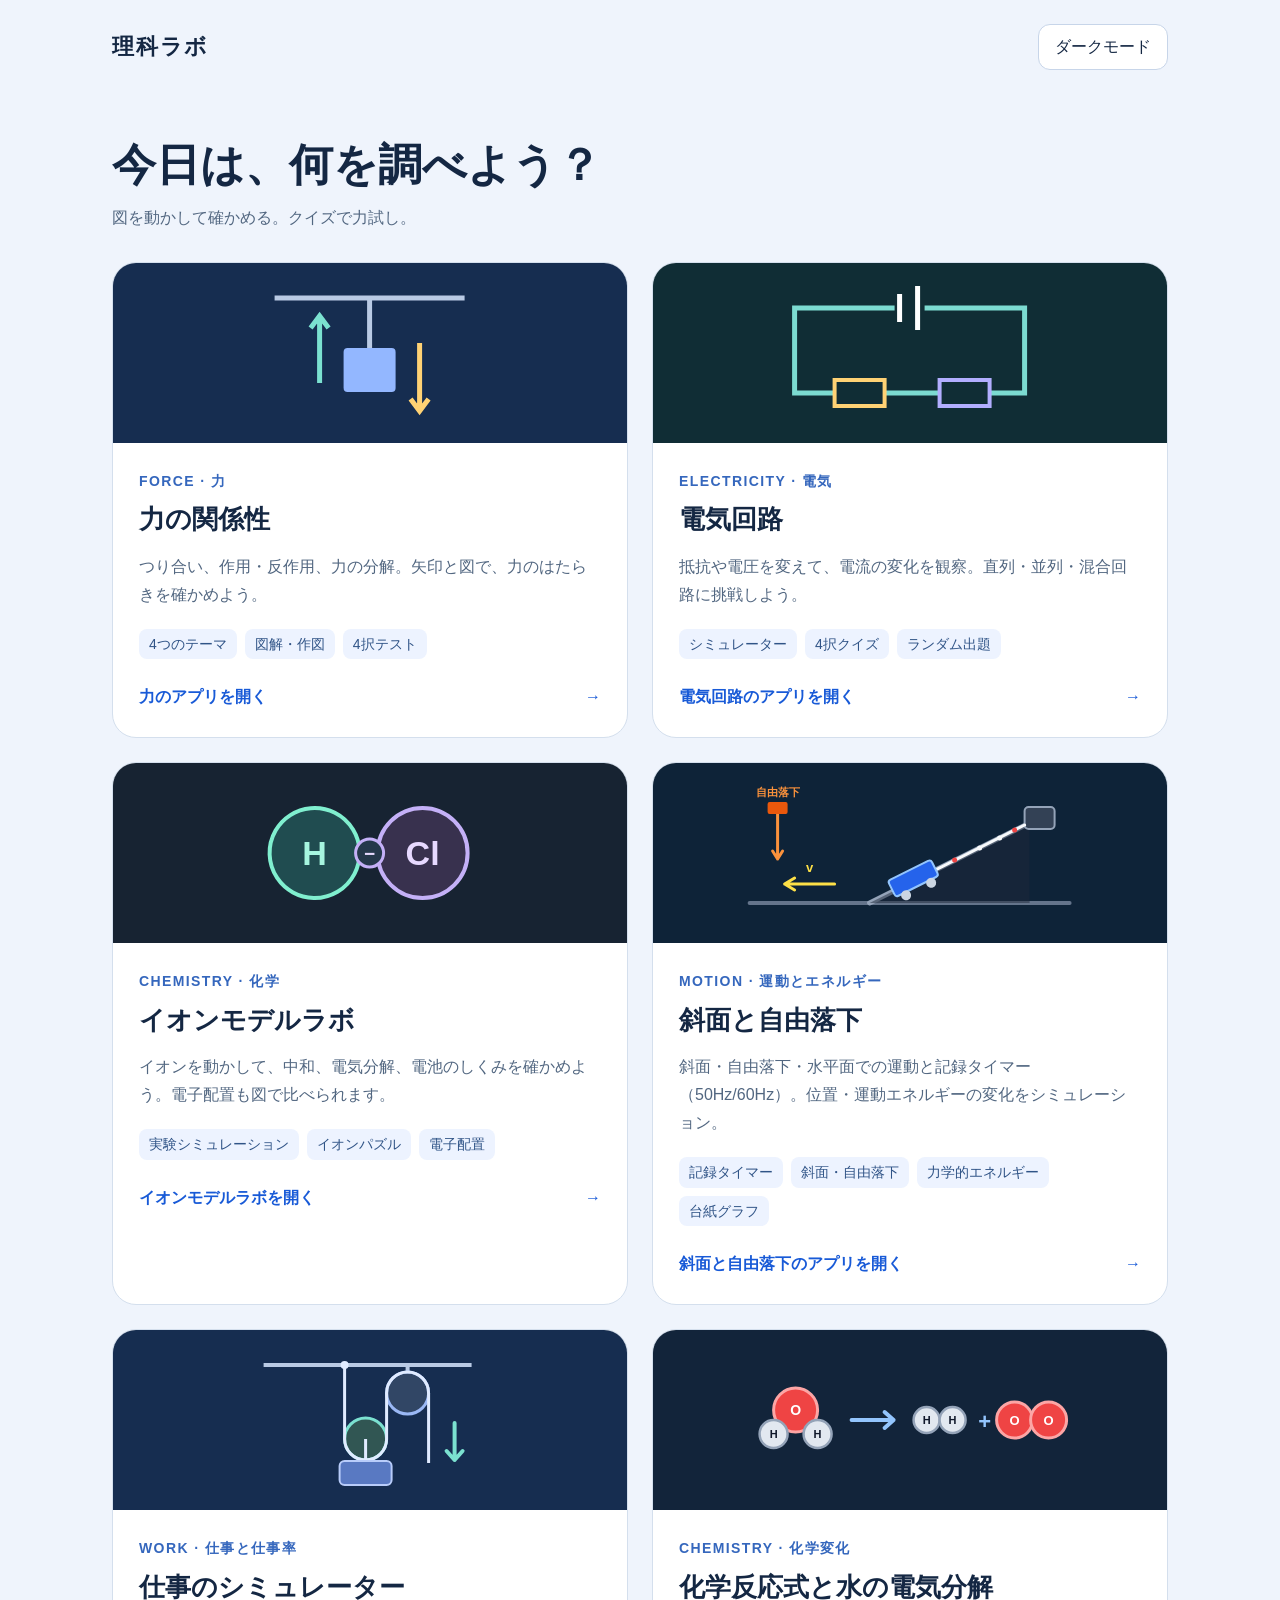
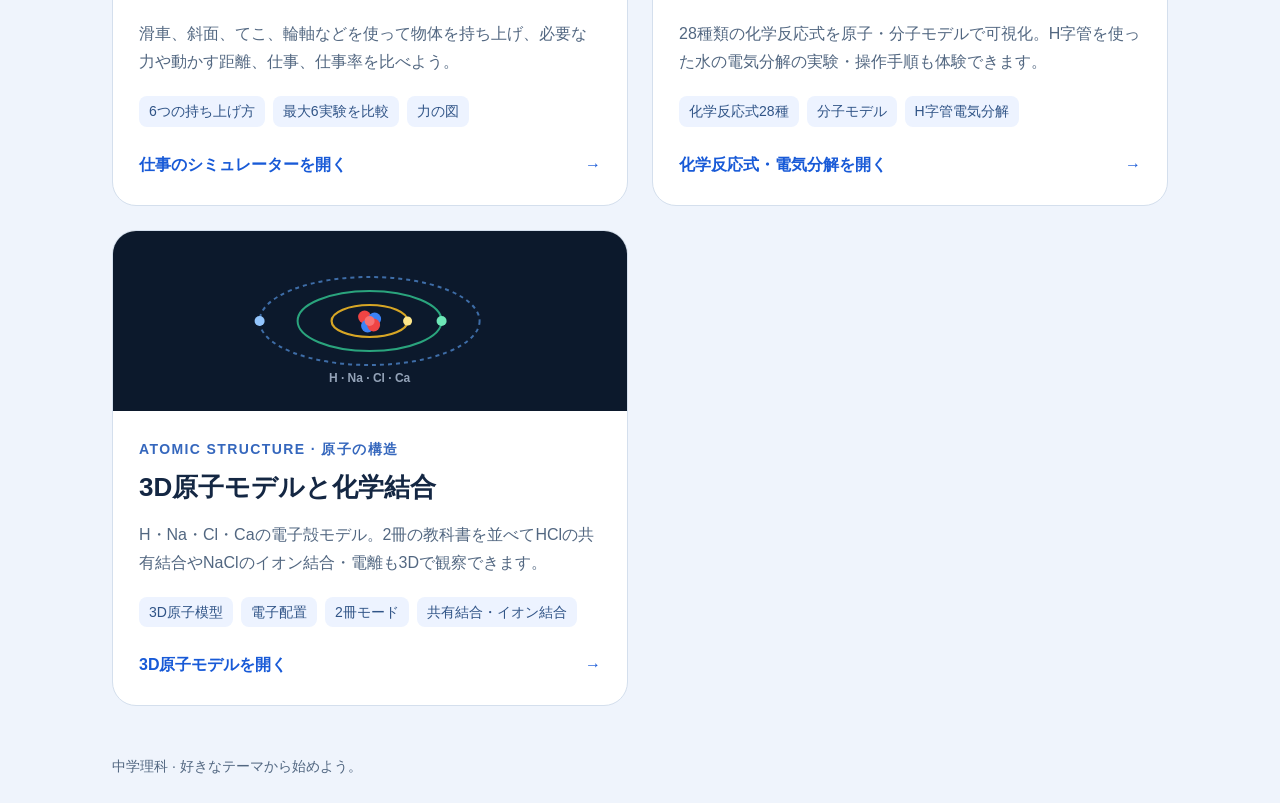
<file: index.html>
<!doctype html><html lang="ja"><head><meta charset="utf-8"><meta name="viewport" content="width=device-width,initial-scale=1"><title>理科ラボ｜学ぶアプリを選ぼう</title><meta name="description" content="力・電気回路・イオン・運動とエネルギー・仕事を、図とシミュレーターで学ぶ中学理科のポータル。"><link rel="icon" type="image/svg+xml" href="favicon.svg"><link rel="apple-touch-icon" sizes="180x180" href="apple-touch-icon.png"><style>
*{box-sizing:border-box}body{margin:0;background:#eff4fc;color:#142743;font:16px/1.75 'Yu Gothic UI',Meiryo,sans-serif}header,main,footer{max-width:1120px;margin:auto;padding:24px 32px}header{display:flex;align-items:center;justify-content:space-between}.brand{font-size:22px;font-weight:800;letter-spacing:.08em}button{font:inherit;border:1px solid #c7d5e9;background:white;color:inherit;border-radius:12px;padding:8px 16px;cursor:pointer}h1{font-size:clamp(28px,4vw,44px);margin:16px 0 8px;line-height:1.4}.intro{color:#526781;margin:0 0 30px}.apps{display:grid;grid-template-columns:1fr 1fr;gap:24px}.card{border:1px solid #d4dfed;border-radius:24px;overflow:hidden;background:white;color:inherit;text-decoration:none;display:flex;flex-direction:column;transition:transform .15s,box-shadow .15s}.card:hover{transform:translateY(-4px);box-shadow:0 15px 30px #18315815}.art{height:180px;background:#162d50;display:grid;place-items:center}.art svg{width:80%;height:150px}.circuit{background:#102d35}.ions{background:#172332}.motion{background:#0e2338}.chem{background:#12243a}.atom{background:#0c192c}.copy{padding:26px}.topic{font-size:14px;letter-spacing:.1em;font-weight:700;color:#3567bd}.copy h2{font-size:26px;margin:4px 0 10px}.copy p{color:#526781;margin:0 0 20px}.tags{display:flex;flex-wrap:wrap;gap:8px}.tags span{font-size:14px;background:#edf3ff;color:#305487;padding:3px 10px;border-radius:8px}.open{display:flex;justify-content:space-between;margin-top:24px;color:#185ad7;font-weight:800}footer{font-size:14px;color:#526781}a:focus-visible,button:focus-visible{outline:3px solid #2c78e8;outline-offset:5px}.dark{color-scheme:dark;background:#0b1424;color:#e6efff}.dark button,.dark .card{background:#192940;border-color:#35465f}.dark .intro,.dark .copy p,.dark footer{color:#bbcbe3}.dark .topic,.dark .open{color:#8dbbff}.dark .tags span{background:#263f62;color:#c5dcff}@media(max-width:700px){.apps{grid-template-columns:1fr}header,main,footer{padding:18px 20px}.art{height:140px}.art svg{height:125px}}@media(prefers-reduced-motion:reduce){.card{transition:none}}
</style></head><body><header><div class="brand">理科ラボ</div><button id="theme" aria-pressed="false">ダークモード</button></header><main><h1>今日は、何を調べよう？</h1><p class="intro">図を動かして確かめる。クイズで力試し。</p><div class="apps"><a class="card" href="forces.html"><div class="art"><svg viewBox="0 0 400 150" aria-hidden="true"><path d="M105 20H295M200 20V70" stroke="#b9cae4" stroke-width="5"/><rect x="174" y="70" width="52" height="44" rx="4" fill="#93b7ff"/><path d="M150 105V38m-9 12 9-12 9 12" stroke="#7be1d0" stroke-width="5" fill="none"/><path d="M250 65V133m-9-12 9 12 9-12" stroke="#ffd274" stroke-width="5" fill="none"/></svg></div><div class="copy"><div class="topic">FORCE · 力</div><h2>力の関係性</h2><p>つり合い、作用・反作用、力の分解。矢印と図で、力のはたらきを確かめよう。</p><div class="tags"><span>4つのテーマ</span><span>図解・作図</span><span>4択テスト</span></div><div class="open">力のアプリを開く <span aria-hidden="true">→</span></div></div></a><a class="card" href="circuits.html"><div class="art circuit"><svg viewBox="0 0 400 150" aria-hidden="true"><path d="M185 30H85V115H315V30H215" fill="none" stroke="#7cdbd1" stroke-width="5"/><path d="M190 16V44M208 8V52" stroke="#fff" stroke-width="5"/><rect x="125" y="102" width="50" height="26" fill="#102d35" stroke="#ffd274" stroke-width="4"/><rect x="230" y="102" width="50" height="26" fill="#102d35" stroke="#b2aeff" stroke-width="4"/></svg></div><div class="copy"><div class="topic">ELECTRICITY · 電気</div><h2>電気回路</h2><p>抵抗や電圧を変えて、電流の変化を観察。直列・並列・混合回路に挑戦しよう。</p><div class="tags"><span>シミュレーター</span><span>4択クイズ</span><span>ランダム出題</span></div><div class="open">電気回路のアプリを開く <span aria-hidden="true">→</span></div></div></a><a class="card" href="ions.html"><div class="art ions"><svg viewBox="0 0 400 150" aria-hidden="true"><path d="M190 75a45 45 0 1 1-.1-3" fill="#204c50" stroke="#80efcf" stroke-width="4"/><circle cx="253" cy="75" r="45" fill="#38314e" stroke="#c4b0f7" stroke-width="4"/><circle cx="200" cy="75" r="14" fill="#25384b" stroke="#c4b0f7" stroke-width="3"/><g text-anchor="middle" dominant-baseline="central" font-family="sans-serif" font-weight="bold"><text x="145" y="75" fill="#a6f5df" font-size="34">H</text><text x="253" y="75" fill="#e7d9ff" font-size="34">Cl</text><text x="200" y="75" fill="#e7d9ff" font-size="19">−</text></g></svg></div><div class="copy"><div class="topic">CHEMISTRY · 化学</div><h2>イオンモデルラボ</h2><p>イオンを動かして、中和、電気分解、電池のしくみを確かめよう。電子配置も図で比べられます。</p><div class="tags"><span>実験シミュレーション</span><span>イオンパズル</span><span>電子配置</span></div><div class="open">イオンモデルラボを開く <span aria-hidden="true">→</span></div></div></a><a class="card" href="motion.html"><div class="art motion"><svg viewBox="0 0 400 150" aria-hidden="true"><path d="M40 125H360" stroke="#64748b" stroke-width="4" stroke-linecap="round"/><path d="M160 125L320 45" stroke="#94a3b8" stroke-width="5" stroke-linecap="round"/><polygon points="160,125 320,45 320,125" fill="rgba(30,41,59,0.5)"/><rect x="315" y="29" width="30" height="22" rx="4" fill="#334155" stroke="#94a3b8" stroke-width="2"/><path d="M220 95L315 47" stroke="#f8fafc" stroke-width="3" stroke-linecap="round"/><circle cx="305" cy="52" r="2.5" fill="#ef4444"/><circle cx="290" cy="60" r="2.5" fill="#f8fafc"/><circle cx="270" cy="70" r="2.5" fill="#f8fafc"/><circle cx="245" cy="82" r="2.5" fill="#ef4444"/><g transform="translate(205, 103) rotate(-26.5)"><rect x="-24" y="-12" width="48" height="18" rx="3" fill="#2563eb" stroke="#93c5fd" stroke-width="2"/><circle cx="-14" cy="9" r="5" fill="#cbd5e1"/><circle cx="14" cy="9" r="5" fill="#cbd5e1"/></g><path d="M125 106H75m10-6-10 6 10 6" stroke="#fde047" stroke-width="3" fill="none" stroke-linecap="round" stroke-linejoin="round"/><text x="100" y="94" fill="#fde047" font-size="13" font-weight="bold" font-family="sans-serif" text-anchor="middle">v</text><g transform="translate(68, 36)"><path d="M0 0V45m-5-8 5 8 5-8" stroke="#fb923c" stroke-width="3" fill="none" stroke-linecap="round" stroke-linejoin="round"/><rect x="-10" y="-12" width="20" height="12" rx="2" fill="#ea580c"/><text x="0" y="-18" fill="#fb923c" font-size="11" font-weight="bold" font-family="sans-serif" text-anchor="middle">自由落下</text></g></svg></div><div class="copy"><div class="topic">MOTION · 運動とエネルギー</div><h2>斜面と自由落下</h2><p>斜面・自由落下・水平面での運動と記録タイマー（50Hz/60Hz）。位置・運動エネルギーの変化をシミュレーション。</p><div class="tags"><span>記録タイマー</span><span>斜面・自由落下</span><span>力学的エネルギー</span><span>台紙グラフ</span></div><div class="open">斜面と自由落下のアプリを開く <span aria-hidden="true">→</span></div></div></a><a class="card" href="lift-simulator.html"><div class="art"><svg viewBox="0 0 400 150" aria-hidden="true"><path d="M94 20H302M238 20V48" stroke="#b9cae4" stroke-width="4"/><circle cx="238" cy="48" r="21" fill="#314665" stroke="#9ab8f5" stroke-width="3"/><circle cx="196" cy="94" r="21" fill="#315653" stroke="#7be1d0" stroke-width="3"/><path d="M175 20V94a21 21 0 0 0 42 0V48a21 21 0 0 1 42 0V118M196 94V119" fill="none" stroke="#e0ebff" stroke-width="3"/><circle cx="175" cy="20" r="4" fill="#e0ebff"/><rect x="170" y="116" width="52" height="24" rx="5" fill="#5979c2" stroke="#b8ccfa" stroke-width="2"/><path d="M285 78V115m-8-9 8 9 8-9" fill="none" stroke="#7be1d0" stroke-width="4" stroke-linecap="round" stroke-linejoin="round"/></svg></div><div class="copy"><div class="topic">WORK · 仕事と仕事率</div><h2>仕事のシミュレーター</h2><p>滑車、斜面、てこ、輪軸などを使って物体を持ち上げ、必要な力や動かす距離、仕事、仕事率を比べよう。</p><div class="tags"><span>6つの持ち上げ方</span><span>最大6実験を比較</span><span>力の図</span></div><div class="open">仕事のシミュレーターを開く <span aria-hidden="true">→</span></div></div></a><a class="card" href="chem-models/index.html"><div class="art chem"><svg viewBox="0 0 400 150" aria-hidden="true"><g transform="translate(86, 75)"><circle cx="0" cy="-10" r="22" fill="#ef4444" stroke="#fca5a5" stroke-width="3"/><circle cx="-22" cy="14" r="14" fill="#e2e8f0" stroke="#94a3b8" stroke-width="2.5"/><circle cx="22" cy="14" r="14" fill="#e2e8f0" stroke="#94a3b8" stroke-width="2.5"/><text x="0" y="-10" text-anchor="middle" dominant-baseline="central" fill="#fff" font-size="14" font-weight="bold" font-family="sans-serif">O</text><text x="-22" y="14" text-anchor="middle" dominant-baseline="central" fill="#0f172a" font-size="11" font-weight="bold" font-family="sans-serif">H</text><text x="22" y="14" text-anchor="middle" dominant-baseline="central" fill="#0f172a" font-size="11" font-weight="bold" font-family="sans-serif">H</text></g><path d="M142 75H184m-9-8 9 8-9 8" fill="none" stroke="#93c5fd" stroke-width="4" stroke-linecap="round" stroke-linejoin="round"/><g transform="translate(230, 75)"><circle cx="-13" cy="0" r="13" fill="#e2e8f0" stroke="#94a3b8" stroke-width="2.5"/><circle cx="13" cy="0" r="13" fill="#e2e8f0" stroke="#94a3b8" stroke-width="2.5"/><text x="-13" y="0" text-anchor="middle" dominant-baseline="central" fill="#0f172a" font-size="11" font-weight="bold" font-family="sans-serif">H</text><text x="13" y="0" text-anchor="middle" dominant-baseline="central" fill="#0f172a" font-size="11" font-weight="bold" font-family="sans-serif">H</text></g><text x="275" y="76" text-anchor="middle" dominant-baseline="central" fill="#93c5fd" font-size="22" font-weight="bold" font-family="sans-serif">+</text><g transform="translate(322, 75)"><circle cx="-17" cy="0" r="18" fill="#ef4444" stroke="#fca5a5" stroke-width="3"/><circle cx="17" cy="0" r="18" fill="#ef4444" stroke="#fca5a5" stroke-width="3"/><text x="-17" y="0" text-anchor="middle" dominant-baseline="central" fill="#fff" font-size="13" font-weight="bold" font-family="sans-serif">O</text><text x="17" y="0" text-anchor="middle" dominant-baseline="central" fill="#fff" font-size="13" font-weight="bold" font-family="sans-serif">O</text></g></svg></div><div class="copy"><div class="topic">CHEMISTRY · 化学変化</div><h2>化学反応式と水の電気分解</h2><p>28種類の化学反応式を原子・分子モデルで可視化。H字管を使った水の電気分解の実験・操作手順も体験できます。</p><div class="tags"><span>化学反応式28種</span><span>分子モデル</span><span>H字管電気分解</span></div><div class="open">化学反応式・電気分解を開く <span aria-hidden="true">→</span></div></div></a><a class="card" href="3d_ca.html"><div class="art atom"><svg viewBox="0 0 400 150" aria-hidden="true"><ellipse cx="200" cy="75" rx="110" ry="44" fill="none" stroke="#60a5fa" stroke-width="2" stroke-dasharray="4,4" opacity="0.6"/><ellipse cx="200" cy="75" rx="72" ry="30" fill="none" stroke="#34d399" stroke-width="2" opacity="0.75"/><ellipse cx="200" cy="75" rx="38" ry="16" fill="none" stroke="#fbbf24" stroke-width="2.2" opacity="0.85"/><circle cx="90" cy="75" r="5" fill="#93c5fd"/><circle cx="272" cy="75" r="5" fill="#6ee7b7"/><circle cx="238" cy="75" r="4.5" fill="#fde68a"/><g transform="translate(200, 75)"><circle cx="-5" cy="-4" r="6.5" fill="#ef4444"/><circle cx="5" cy="-2" r="6.5" fill="#3b82f6"/><circle cx="-2" cy="5" r="6.5" fill="#3b82f6"/><circle cx="4" cy="4" r="6.5" fill="#ef4444"/><circle cx="0" cy="0" r="5" fill="#f87171"/></g><text x="200" y="136" text-anchor="middle" fill="#94a3b8" font-size="12" font-weight="bold" font-family="sans-serif">H · Na · Cl · Ca</text></svg></div><div class="copy"><div class="topic">ATOMIC STRUCTURE · 原子の構造</div><h2>3D原子モデルと化学結合</h2><p>H・Na・Cl・Caの電子殻モデル。2冊の教科書を並べてHClの共有結合やNaClのイオン結合・電離も3Dで観察できます。</p><div class="tags"><span>3D原子模型</span><span>電子配置</span><span>2冊モード</span><span>共有結合・イオン結合</span></div><div class="open">3D原子モデルを開く <span aria-hidden="true">→</span></div></div></a></div></main><footer>中学理科 · 好きなテーマから始めよう。</footer><script>const button=document.getElementById('theme');function setTheme(dark){document.body.classList.toggle('dark',dark);button.textContent=dark?'ライトモード':'ダークモード';button.setAttribute('aria-pressed',String(dark));try{localStorage.setItem('rika-portal-dark',String(dark))}catch(e){}}button.onclick=()=>setTheme(!document.body.classList.contains('dark'));try{setTheme(localStorage.getItem('rika-portal-dark')==='true')}catch(e){}</script></body></html>
</file>
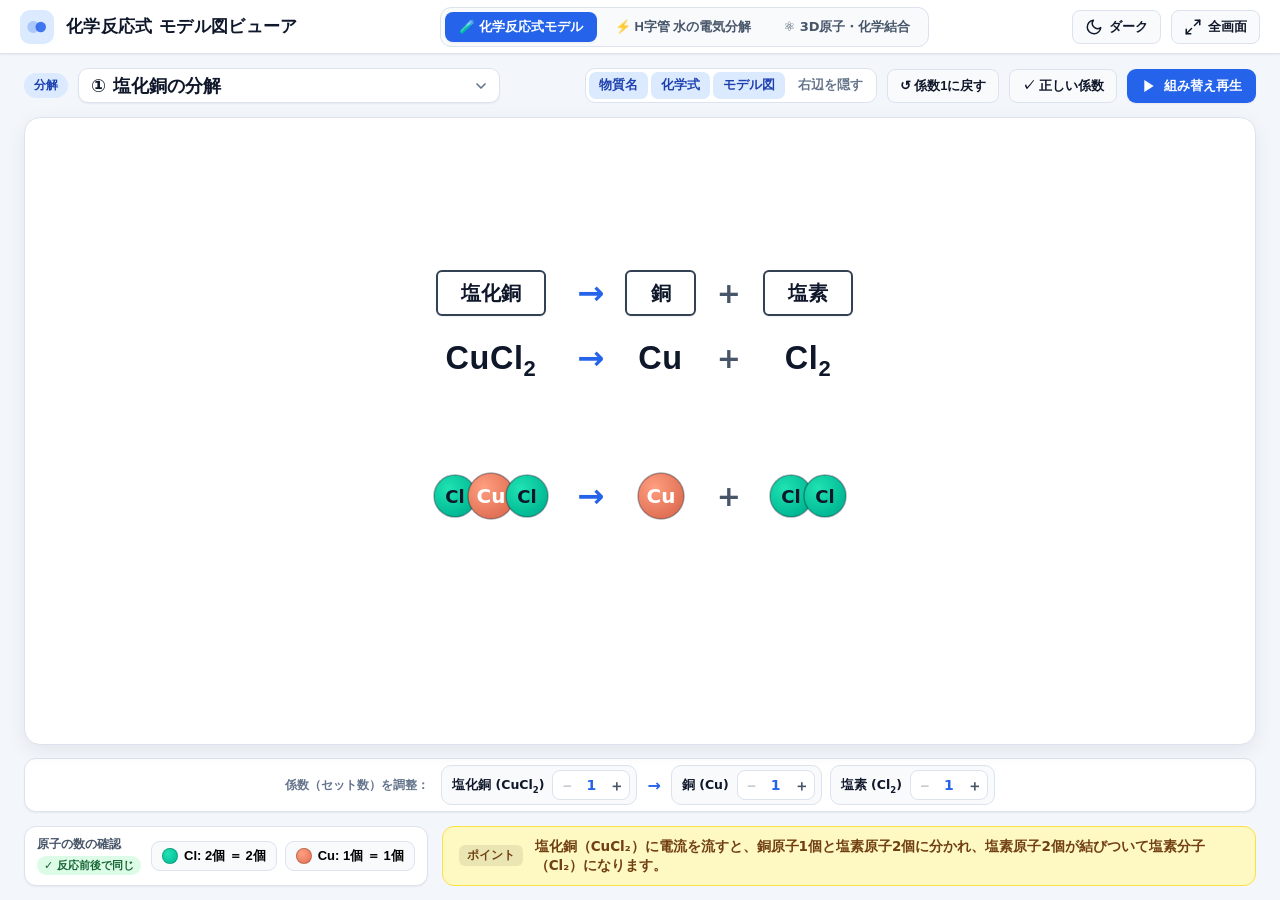
<file: chem-models/index.html>
<!DOCTYPE html>
<html lang="ja" data-theme="light">
<head>
  <meta charset="UTF-8" />
  <meta name="viewport" content="width=device-width, initial-scale=1.0" />
  <title>化学反応式 モデル図ビューア｜中学理科</title>
  <link rel="icon" type="image/svg+xml" href="data:image/svg+xml,%3Csvg xmlns='http://www.w3.org/2000/svg' viewBox='0 0 32 32'%3E%3Crect width='32' height='32' rx='8' fill='%2312243a'/%3E%3Ccircle cx='16' cy='13' r='6.5' fill='%23ef4444' stroke='%23fca5a5' stroke-width='1.5'/%3E%3Ccircle cx='9.5' cy='20.5' r='4.2' fill='%23e2e8f0' stroke='%2394a3b8' stroke-width='1.2'/%3E%3Ccircle cx='22.5' cy='20.5' r='4.2' fill='%23e2e8f0' stroke='%2394a3b8' stroke-width='1.2'/%3E%3C/svg%3E" />
  <link rel="stylesheet" href="style.css" />
</head>
<body>
  <div class="app-shell">
    <!-- Top Header -->
    <header class="top-bar">
      <div class="brand">
        <div class="brand-icon" aria-hidden="true">
          <svg viewBox="0 0 32 32" width="24" height="24">
            <circle cx="11" cy="16" r="7" fill="currentColor" opacity="0.25" stroke="currentColor" stroke-width="2"/>
            <circle cx="21" cy="16" r="7" fill="currentColor" opacity="0.85"/>
          </svg>
        </div>
        <div class="brand-text">
          <h1>化学反応式 モデル図ビューア</h1>
          <span class="brand-sub">中学2年 理科｜原子・分子と化学変化</span>
        </div>
      </div>

      <nav class="app-mode-tabs" role="tablist" aria-label="アプリの切り替え">
        <button type="button" class="app-mode-tab active" data-app-tab="equations" role="tab" aria-selected="true">
          🧪 化学反応式モデル
        </button>
        <button type="button" class="app-mode-tab" data-app-tab="htube" role="tab" aria-selected="false">
          ⚡ H字管 水の電気分解
        </button>
        <a href="../3d_ca.html" class="app-mode-tab" role="tab" style="text-decoration:none; display:inline-flex; align-items:center;" title="3D原子モデル・電子配置・結合ビューアを開く">
          ⚛️ 3D原子・化学結合
        </a>
      </nav>

      <div class="top-controls">
        <div class="shortcut-hint" title="キーボードの ↑↓ で反応を切り替え、Spaceでアニメーション再生">
          <kbd>↑</kbd><kbd>↓</kbd> 切替 / <kbd>Space</kbd> 再生
        </div>

        <button id="theme-toggle" class="icon-btn" type="button" aria-label="ダークモード切り替え" title="ライト / ダークモード切り替え">
          <svg class="icon-sun" viewBox="0 0 24 24" width="18" height="18" fill="none" stroke="currentColor" stroke-width="2" stroke-linecap="round" stroke-linejoin="round">
            <circle cx="12" cy="12" r="5"></circle>
            <line x1="12" y1="1" x2="12" y2="3"></line>
            <line x1="12" y1="21" x2="12" y2="23"></line>
            <line x1="4.22" y1="4.22" x2="5.64" y2="5.64"></line>
            <line x1="18.36" y1="18.36" x2="19.78" y2="19.78"></line>
            <line x1="1" y1="12" x2="3" y2="12"></line>
            <line x1="21" y1="12" x2="23" y2="12"></line>
            <line x1="4.22" y1="19.78" x2="5.64" y2="18.36"></line>
            <line x1="18.36" y1="5.64" x2="19.78" y2="4.22"></line>
          </svg>
          <svg class="icon-moon" viewBox="0 0 24 24" width="18" height="18" fill="none" stroke="currentColor" stroke-width="2" stroke-linecap="round" stroke-linejoin="round">
            <path d="M21 12.79A9 9 0 1 1 11.21 3 7 7 0 0 0 21 12.79z"></path>
          </svg>
          <span class="btn-label" id="theme-label">ダーク</span>
        </button>

        <button id="fullscreen-toggle" class="icon-btn" type="button" aria-label="全画面表示切り替え" title="全画面表示 / 解除">
          <svg class="icon-expand" viewBox="0 0 24 24" width="18" height="18" fill="none" stroke="currentColor" stroke-width="2" stroke-linecap="round" stroke-linejoin="round">
            <polyline points="15 3 21 3 21 9"></polyline>
            <polyline points="9 21 3 21 3 15"></polyline>
            <line x1="21" y1="3" x2="14" y2="10"></line>
            <line x1="3" y1="21" x2="10" y2="14"></line>
          </svg>
          <svg class="icon-compress" viewBox="0 0 24 24" width="18" height="18" fill="none" stroke="currentColor" stroke-width="2" stroke-linecap="round" stroke-linejoin="round">
            <polyline points="4 14 10 14 10 20"></polyline>
            <polyline points="20 10 14 10 14 4"></polyline>
            <line x1="14" y1="10" x2="21" y2="3"></line>
            <line x1="3" y1="21" x2="10" y2="14"></line>
          </svg>
          <span class="btn-label" id="fullscreen-label">全画面</span>
        </button>
      </div>
    </header>

    <!-- Main Workspace (No Scroll, Full Width) -->
    <div id="panel-equations" class="workspace">
      <!-- Center Presentation Stage -->
      <main class="stage">
        <!-- Stage Toolbar -->
        <div class="stage-toolbar">
          <div class="reaction-heading">
            <span id="reaction-badge" class="category-badge">分解</span>
            <select id="reaction-select" class="reaction-select" aria-label="化学反応を選択"></select>
          </div>

          <div class="toolbar-actions">
            <div class="visibility-pills" role="group" aria-label="表示項目の切り替え">
              <button type="button" class="pill-btn active" data-layer="names">物質名</button>
              <button type="button" class="pill-btn active" data-layer="formulas">化学式</button>
              <button type="button" class="pill-btn active" data-layer="models">モデル図</button>
              <button type="button" class="pill-btn quiz-btn" id="quiz-toggle" title="反応後（右辺）を隠して考えさせる">
                右辺を隠す
              </button>
            </div>

            <button type="button" id="reset-one-btn" class="icon-btn" title="すべての係数を1に戻す" hidden>
              <span>↺ 係数1に戻す</span>
            </button>

            <button type="button" id="solve-coeff-btn" class="icon-btn" title="正しい係数にそろえる">
              <span>✓ 正しい係数</span>
            </button>

            <button type="button" id="animate-btn" class="primary-btn">
              <svg viewBox="0 0 24 24" width="16" height="16" fill="currentColor">
                <polygon points="5 3 19 12 5 21 5 3"></polygon>
              </svg>
              <span>組み替え再生</span>
            </button>
          </div>
        </div>

        <!-- Central Equation & Model Diagram Board -->
        <section class="board" aria-live="polite">
          <div id="equation-grid" class="equation-grid">
            <!-- Dynamically rendered 3-tier columns: Reactants | Arrow | Products -->
          </div>

          <!-- Animation Overlay Layer -->
          <svg id="anim-layer" class="anim-layer" aria-hidden="true"></svg>
        </section>

        <!-- Coefficient Control Bar (Outside the Equation) -->
        <div id="coeff-bar" class="coeff-bar" aria-label="係数の調整"></div>

        <!-- Stage Footer: Atom Count Verification & Teacher Note -->
        <footer class="stage-footer">
          <div class="atom-check-box">
            <div class="atom-check-label">
              <span class="check-title">原子の数の確認</span>
              <span id="atom-check-status" class="check-status">✓ 反応前後で同じ</span>
            </div>
            <div id="atom-counts" class="atom-counts"></div>
          </div>

          <div class="teacher-note">
            <span class="note-tag">ポイント</span>
            <p id="reaction-note"></p>
          </div>
        </footer>
      </main>
    </div>

    <!-- H-Tube Electrolysis Simulator Tab Panel -->
    <div id="panel-htube" class="htube-panel hidden">
      <iframe id="htube-iframe" class="htube-iframe" src="h-tube-electrolysis/index.html?embed=1" title="H字管 水の電気分解シミュレーター"></iframe>
    </div>
  </div>

  <script src="app.js"></script>
</body>
</html>
</file>
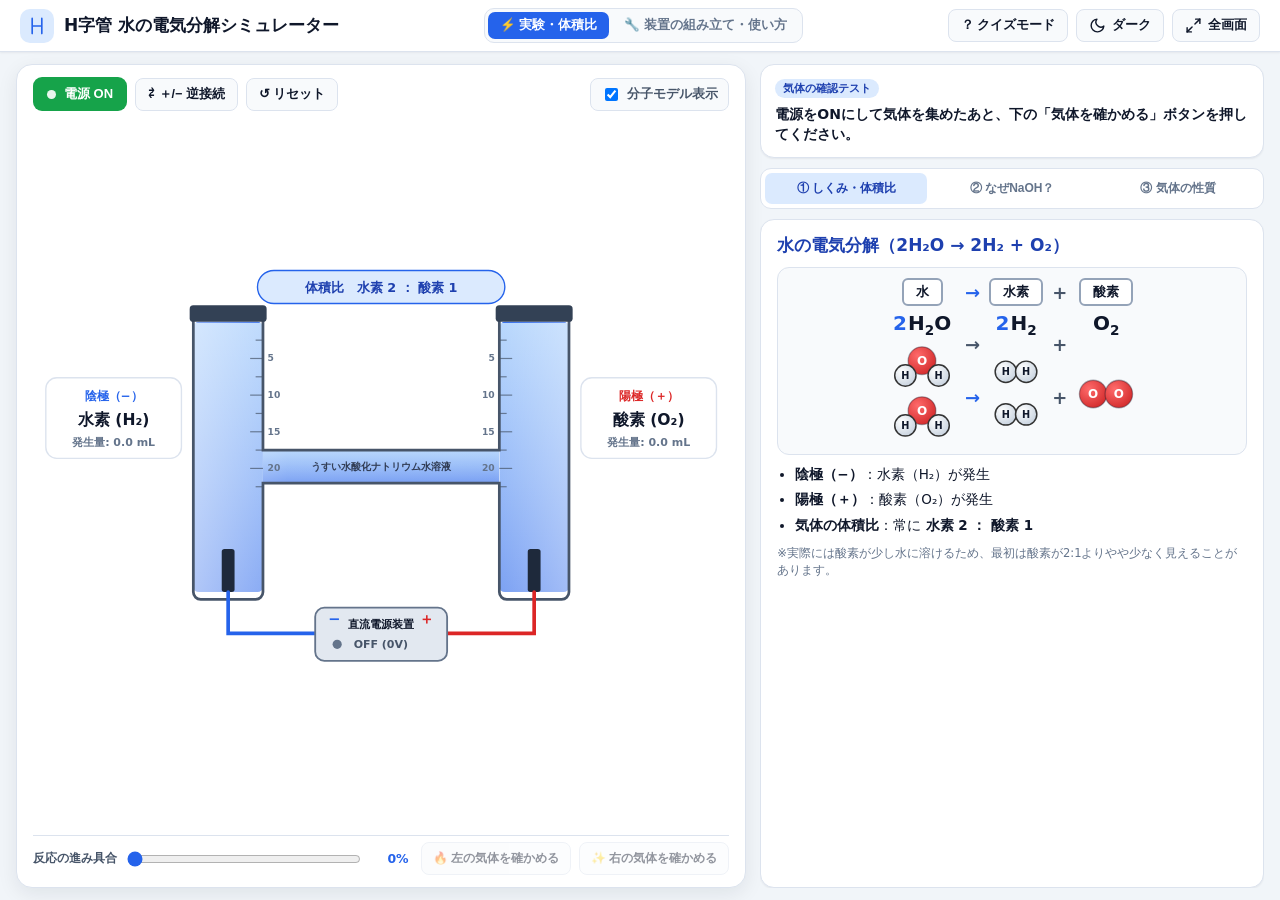
<file: chem-models/h-tube-electrolysis/index.html>
<!DOCTYPE html>
<html lang="ja" data-theme="light">
<head>
  <meta charset="UTF-8" />
  <meta name="viewport" content="width=device-width, initial-scale=1.0" />
  <title>H字管 水の電気分解シミュレーター｜中学理科</title>
  <link rel="icon" type="image/svg+xml" href="data:image/svg+xml,%3Csvg xmlns='http://www.w3.org/2000/svg' viewBox='0 0 32 32'%3E%3Crect width='32' height='32' rx='8' fill='%230f172a'/%3E%3Cpath d='M10 6v20M22 6v20M10 16h12' stroke='%2338bdf8' stroke-width='4' stroke-linecap='round'/%3E%3Cpath d='M10 9v17M22 9v17M10 16h12' stroke='%23bae6fd' stroke-width='1.6' stroke-linecap='round'/%3E%3C/svg%3E" />
  <link rel="stylesheet" href="style.css" />
</head>
<body>
  <div class="app-shell">
    <!-- Top Header -->
    <header class="top-bar">
      <div class="brand">
        <div class="brand-icon" aria-hidden="true">
          <svg viewBox="0 0 32 32" width="22" height="22" fill="none" stroke="currentColor" stroke-width="2.4" stroke-linecap="round">
            <path d="M9 5v22M23 5v22M9 16h14" />
          </svg>
        </div>
        <div class="brand-text">
          <h1>H字管 水の電気分解シミュレーター</h1>
        </div>
      </div>

      <!-- Mode Switcher Tabs -->
      <nav class="mode-tabs" role="tablist" aria-label="アプリの切り替え">
        <button type="button" class="mode-tab active" data-mode="sim" role="tab" aria-selected="true">
          ⚡ 実験・体積比
        </button>
        <button type="button" class="mode-tab" data-mode="setup" role="tab" aria-selected="false">
          🔧 装置の組み立て・使い方
        </button>
      </nav>

      <div class="top-controls">
        <button id="quiz-btn" class="icon-btn" type="button" title="電極や気体名を隠して授業で質問できます">
          <span>？ クイズモード</span>
        </button>

        <button id="theme-toggle" class="icon-btn" type="button" aria-label="ダークモード切り替え" title="ライト / ダークモード切り替え">
          <svg class="icon-sun" viewBox="0 0 24 24" width="17" height="17" fill="none" stroke="currentColor" stroke-width="2" stroke-linecap="round" stroke-linejoin="round">
            <circle cx="12" cy="12" r="5"></circle>
            <line x1="12" y1="1" x2="12" y2="3"></line>
            <line x1="12" y1="21" x2="12" y2="23"></line>
            <line x1="4.22" y1="4.22" x2="5.64" y2="5.64"></line>
            <line x1="18.36" y1="18.36" x2="19.78" y2="19.78"></line>
            <line x1="1" y1="12" x2="3" y2="12"></line>
            <line x1="21" y1="12" x2="23" y2="12"></line>
            <line x1="4.22" y1="19.78" x2="5.64" y2="18.36"></line>
            <line x1="18.36" y1="5.64" x2="19.78" y2="4.22"></line>
          </svg>
          <svg class="icon-moon" viewBox="0 0 24 24" width="17" height="17" fill="none" stroke="currentColor" stroke-width="2" stroke-linecap="round" stroke-linejoin="round">
            <path d="M21 12.79A9 9 0 1 1 11.21 3 7 7 0 0 0 21 12.79z"></path>
          </svg>
          <span id="theme-label">ダーク</span>
        </button>

        <button id="fullscreen-toggle" class="icon-btn" type="button" aria-label="全画面表示切り替え" title="全画面表示 / 解除">
          <svg class="icon-expand" viewBox="0 0 24 24" width="17" height="17" fill="none" stroke="currentColor" stroke-width="2" stroke-linecap="round" stroke-linejoin="round">
            <polyline points="15 3 21 3 21 9"></polyline>
            <polyline points="9 21 3 21 3 15"></polyline>
            <line x1="21" y1="3" x2="14" y2="10"></line>
            <line x1="3" y1="21" x2="10" y2="14"></line>
          </svg>
          <svg class="icon-compress" viewBox="0 0 24 24" width="17" height="17" fill="none" stroke="currentColor" stroke-width="2" stroke-linecap="round" stroke-linejoin="round">
            <polyline points="4 14 10 14 10 20"></polyline>
            <polyline points="20 10 14 10 14 4"></polyline>
            <line x1="14" y1="10" x2="21" y2="3"></line>
            <line x1="3" y1="21" x2="10" y2="14"></line>
          </svg>
          <span id="fullscreen-label">全画面</span>
        </button>
      </div>
    </header>

    <!-- Main Content 1: Electrolysis Simulator (No Scroll) -->
    <main id="view-sim" class="workspace">
      <!-- Left: Interactive H-Tube Apparatus -->
      <section class="apparatus-panel" aria-label="H字管電気分解装置">
        <div class="apparatus-toolbar">
          <div class="power-controls">
            <button id="power-btn" class="power-btn" type="button">
              <span class="power-dot"></span>
              <span id="power-btn-text">電源 ON</span>
            </button>
            <button id="swap-polarity-btn" class="icon-btn" type="button" title="電源の＋と−を入れ替える">
              ⇄ ＋/− 逆接続
            </button>
            <button id="reset-btn" class="icon-btn" type="button">
              ↺ リセット
            </button>
          </div>

          <label class="toggle-chip">
            <input type="checkbox" id="model-toggle" checked />
            <span>分子モデル表示</span>
          </label>
        </div>

        <!-- SVG Stage -->
        <div class="svg-stage">
          <svg id="htube-svg" viewBox="0 0 760 470" preserveAspectRatio="xMidYMid meet" role="img" aria-label="H字管電気分解装置の模式図">
            <defs>
              <linearGradient id="glassGrad" x1="0%" y1="0%" x2="100%" y2="0%">
                <stop offset="0%" stop-color="rgba(255,255,255,0.45)" />
                <stop offset="25%" stop-color="rgba(255,255,255,0.08)" />
                <stop offset="80%" stop-color="rgba(255,255,255,0.05)" />
                <stop offset="100%" stop-color="rgba(255,255,255,0.35)" />
              </linearGradient>
              <linearGradient id="waterGrad" x1="0%" y1="0%" x2="0%" y2="100%">
                <stop offset="0%" stop-color="#60a5fa" stop-opacity="0.48" />
                <stop offset="100%" stop-color="#2563eb" stop-opacity="0.65" />
              </linearGradient>
              <clipPath id="leftTubeClip">
                <rect x="175" y="70" width="76" height="295" rx="6" />
              </clipPath>
              <clipPath id="rightTubeClip">
                <rect x="509" y="70" width="76" height="295" rx="6" />
              </clipPath>
              <clipPath id="bridgeClip">
                <rect x="251" y="210" width="258" height="36" />
              </clipPath>
            </defs>

            <!-- Gas Volume Ratio Callout -->
            <g id="ratio-banner" transform="translate(380, 34)">
              <rect x="-135" y="-20" width="270" height="36" rx="18" class="ratio-pill" />
              <text id="ratio-text" x="0" y="3" text-anchor="middle" class="ratio-text">
                体積比　水素 2 ： 酸素 1
              </text>
            </g>

            <!-- Left Tube Water & Gas -->
            <g clip-path="url(#leftTubeClip)">
              <!-- Collected Gas Background -->
              <rect id="left-gas-bg" x="175" y="70" width="76" height="0" class="gas-h2" />
              <!-- Water Column -->
              <rect id="left-water" x="175" y="70" width="76" height="295" fill="url(#waterGrad)" />
              <!-- Water Meniscus Line -->
              <line id="left-meniscus" x1="175" y1="70" x2="251" y2="70" class="meniscus-line" />
              <!-- Bubbles Container -->
              <g id="left-bubbles"></g>
              <!-- Molecule Models inside Left Tube -->
              <g id="left-molecules"></g>
            </g>

            <!-- Right Tube Water & Gas -->
            <g clip-path="url(#rightTubeClip)">
              <rect id="right-gas-bg" x="509" y="70" width="76" height="0" class="gas-o2" />
              <rect id="right-water" x="509" y="70" width="76" height="295" fill="url(#waterGrad)" />
              <line id="right-meniscus" x1="509" y1="70" x2="585" y2="70" class="meniscus-line" />
              <g id="right-bubbles"></g>
              <g id="right-molecules"></g>
            </g>

            <!-- Center Bridge Water -->
            <g clip-path="url(#bridgeClip)">
              <rect x="251" y="210" width="258" height="36" fill="url(#waterGrad)" />
              <text x="380" y="232" text-anchor="middle" class="bridge-label">うすい水酸化ナトリウム水溶液</text>
            </g>

            <!-- H-Tube Glass Outline -->
            <path d="M175 64 h76 v146 h258 v-146 h76 v301 a8 8 0 0 1 -8 8 h-60 a8 8 0 0 1 -8 -8 v-119 h-258 v119 a8 8 0 0 1 -8 8 h-60 a8 8 0 0 1 -8 -8 Z"
                  fill="url(#glassGrad)" class="glass-outline" />

            <!-- Volume Scale Ticks (0 to 10) -->
            <g id="scale-ticks" class="scale-ticks"></g>

            <!-- Top Rubber Stoppers / Valves -->
            <rect x="171" y="52" width="84" height="18" rx="4" class="stopper" />
            <rect x="505" y="52" width="84" height="18" rx="4" class="stopper" />

            <!-- Electrodes at Bottom -->
            <rect x="206" y="318" width="14" height="47" rx="3" class="electrode" />
            <rect x="540" y="318" width="14" height="47" rx="3" class="electrode" />

            <!-- Wires to DC Power Supply -->
            <path id="wire-left" d="M213 365 v45 h95" fill="none" stroke-width="4" stroke-linecap="round" class="wire-neg" />
            <path id="wire-right" d="M547 365 v45 h-95" fill="none" stroke-width="4" stroke-linecap="round" class="wire-pos" />

            <!-- DC Power Supply Box -->
            <g transform="translate(308, 382)">
              <rect x="0" y="0" width="144" height="58" rx="10" class="psu-box" />
              <text x="72" y="22" text-anchor="middle" class="psu-title">直流電源装置</text>
              <circle id="psu-led" cx="24" cy="40" r="5" class="psu-led" />
              <text id="psu-status-text" x="42" y="44" class="psu-status">OFF (0V)</text>
              <text id="term-left-sign" x="14" y="18" class="term-sign neg">−</text>
              <text id="term-right-sign" x="130" y="18" class="term-sign pos" text-anchor="end">＋</text>
            </g>

            <!-- Side Labels (Left & Right) -->
            <g id="left-side-label" transform="translate(88, 175)">
              <rect x="-74" y="-44" width="148" height="88" rx="12" class="side-card" />
              <text id="left-pole-label" x="0" y="-20" text-anchor="middle" class="pole-badge neg">陰極（−）</text>
              <text id="left-gas-name" x="0" y="8" text-anchor="middle" class="gas-name">水素 (H₂)</text>
              <text id="left-vol-text" x="0" y="30" text-anchor="middle" class="vol-readout">発生量: 0.0 mL</text>
            </g>

            <g id="right-side-label" transform="translate(672, 175)">
              <rect x="-74" y="-44" width="148" height="88" rx="12" class="side-card" />
              <text id="right-pole-label" x="0" y="-20" text-anchor="middle" class="pole-badge pos">陽極（＋）</text>
              <text id="right-gas-name" x="0" y="8" text-anchor="middle" class="gas-name">酸素 (O₂)</text>
              <text id="right-vol-text" x="0" y="30" text-anchor="middle" class="vol-readout">発生量: 0.0 mL</text>
            </g>

            <!-- Gas Test Visual Effect Overlay -->
            <g id="test-effect-layer"></g>
          </svg>
        </div>

        <!-- Bottom Gas Verification & Progress Bar -->
        <div class="apparatus-footer">
          <div class="progress-wrap">
            <label for="progress-slider" class="progress-label">反応の進み具合</label>
            <input id="progress-slider" type="range" min="0" max="100" value="0" />
            <span id="progress-pct" class="progress-pct">0%</span>
          </div>

          <div class="gas-test-btns">
            <button id="test-left-btn" class="test-btn" type="button" disabled>
              🔥 左の気体を確かめる
            </button>
            <button id="test-right-btn" class="test-btn" type="button" disabled>
              ✨ 右の気体を確かめる
            </button>
          </div>
        </div>
      </section>

      <!-- Right: Explanation & Experiment Result Panel -->
      <aside class="info-panel" aria-label="解説と実験結果">
        <!-- Test Result Banner -->
        <div id="test-result-card" class="result-card">
          <div class="result-badge">気体の確認テスト</div>
          <p id="test-result-text">電源をONにして気体を集めたあと、下の「気体を確かめる」ボタンを押してください。</p>
        </div>

        <!-- Explanation Tabs -->
        <div class="tab-bar" role="tablist">
          <button type="button" class="tab-btn active" data-tab="overview">① しくみ・体積比</button>
          <button type="button" class="tab-btn" data-tab="naoh">② なぜNaOH？</button>
          <button type="button" class="tab-btn" data-tab="tests">③ 気体の性質</button>
        </div>

        <div class="tab-content" id="tab-overview">
          <h3>水の電気分解（2H₂O → 2H₂ + O₂）</h3>
          <div class="model-equation-card" aria-label="水の電気分解の化学反応式とモデル図">
            <div class="me-col">
              <div class="me-word">水</div>
              <div class="me-formula"><span class="me-coeff">2</span>H<sub>2</sub>O</div>
              <svg class="me-svg" viewBox="0 0 80 108" width="74" height="100">
                <defs>
                  <radialGradient id="me-grad-O" cx="35%" cy="32%" r="68%">
                    <stop offset="0%" stop-color="#ff6b6b" />
                    <stop offset="100%" stop-color="#d63031" />
                  </radialGradient>
                  <radialGradient id="me-grad-H" cx="35%" cy="32%" r="68%">
                    <stop offset="0%" stop-color="#ffffff" />
                    <stop offset="100%" stop-color="#cbd5e1" />
                  </radialGradient>
                </defs>
                <!-- Top H2O -->
                <g transform="translate(40, 24)">
                  <circle cx="0" cy="-6" r="15" fill="url(#me-grad-O)" stroke="rgba(15,23,42,0.35)" stroke-width="1.4" />
                  <text x="0" y="-6" fill="#fff" font-size="13" font-weight="800" text-anchor="middle" dominant-baseline="central">O</text>
                  <circle cx="-18" cy="10" r="11.5" fill="url(#me-grad-H)" stroke="#333" stroke-width="1.6" />
                  <text x="-18" y="10" fill="#0f172a" font-size="10.5" font-weight="800" text-anchor="middle" dominant-baseline="central">H</text>
                  <circle cx="18" cy="10" r="11.5" fill="url(#me-grad-H)" stroke="#333" stroke-width="1.6" />
                  <text x="18" y="10" fill="#0f172a" font-size="10.5" font-weight="800" text-anchor="middle" dominant-baseline="central">H</text>
                </g>
                <!-- Bottom H2O -->
                <g transform="translate(40, 78)">
                  <circle cx="0" cy="-6" r="15" fill="url(#me-grad-O)" stroke="rgba(15,23,42,0.35)" stroke-width="1.4" />
                  <text x="0" y="-6" fill="#fff" font-size="13" font-weight="800" text-anchor="middle" dominant-baseline="central">O</text>
                  <circle cx="-18" cy="10" r="11.5" fill="url(#me-grad-H)" stroke="#333" stroke-width="1.6" />
                  <text x="-18" y="10" fill="#0f172a" font-size="10.5" font-weight="800" text-anchor="middle" dominant-baseline="central">H</text>
                  <circle cx="18" cy="10" r="11.5" fill="url(#me-grad-H)" stroke="#333" stroke-width="1.6" />
                  <text x="18" y="10" fill="#0f172a" font-size="10.5" font-weight="800" text-anchor="middle" dominant-baseline="central">H</text>
                </g>
              </svg>
            </div>

            <div class="me-op">
              <div class="me-op-arrow">→</div>
              <div class="me-op-sym">→</div>
              <div class="me-op-arrow me-op-model">→</div>
            </div>

            <div class="me-col">
              <div class="me-word">水素</div>
              <div class="me-formula"><span class="me-coeff">2</span>H<sub>2</sub></div>
              <svg class="me-svg" viewBox="0 0 64 108" width="60" height="100">
                <!-- Top H2 -->
                <g transform="translate(32, 30)">
                  <circle cx="-11" cy="0" r="11.5" fill="url(#me-grad-H)" stroke="#333" stroke-width="1.6" />
                  <text x="-11" y="0" fill="#0f172a" font-size="10.5" font-weight="800" text-anchor="middle" dominant-baseline="central">H</text>
                  <circle cx="11" cy="0" r="11.5" fill="url(#me-grad-H)" stroke="#333" stroke-width="1.6" />
                  <text x="11" y="0" fill="#0f172a" font-size="10.5" font-weight="800" text-anchor="middle" dominant-baseline="central">H</text>
                </g>
                <!-- Bottom H2 -->
                <g transform="translate(32, 76)">
                  <circle cx="-11" cy="0" r="11.5" fill="url(#me-grad-H)" stroke="#333" stroke-width="1.6" />
                  <text x="-11" y="0" fill="#0f172a" font-size="10.5" font-weight="800" text-anchor="middle" dominant-baseline="central">H</text>
                  <circle cx="11" cy="0" r="11.5" fill="url(#me-grad-H)" stroke="#333" stroke-width="1.6" />
                  <text x="11" y="0" fill="#0f172a" font-size="10.5" font-weight="800" text-anchor="middle" dominant-baseline="central">H</text>
                </g>
              </svg>
            </div>

            <div class="me-op">
              <div class="me-op-sym">+</div>
              <div class="me-op-sym">+</div>
              <div class="me-op-sym me-op-model">+</div>
            </div>

            <div class="me-col">
              <div class="me-word">酸素</div>
              <div class="me-formula">O<sub>2</sub></div>
              <svg class="me-svg" viewBox="0 0 72 108" width="66" height="100">
                <!-- O2 -->
                <g transform="translate(36, 54)">
                  <circle cx="-14" cy="0" r="15" fill="url(#me-grad-O)" stroke="rgba(15,23,42,0.35)" stroke-width="1.4" />
                  <text x="-14" y="0" fill="#fff" font-size="13" font-weight="800" text-anchor="middle" dominant-baseline="central">O</text>
                  <circle cx="14" cy="0" r="15" fill="url(#me-grad-O)" stroke="rgba(15,23,42,0.35)" stroke-width="1.4" />
                  <text x="14" y="0" fill="#fff" font-size="13" font-weight="800" text-anchor="middle" dominant-baseline="central">O</text>
                </g>
              </svg>
            </div>
          </div>
          <ul class="point-list">
            <li><strong>陰極（−）</strong>：水素（H₂）が発生</li>
            <li><strong>陽極（＋）</strong>：酸素（O₂）が発生</li>
            <li><strong>気体の体積比</strong>：常に <strong>水素 2 ： 酸素 1</strong></li>
          </ul>
          <p class="sub-note">※実際には酸素が少し水に溶けるため、最初は酸素が2:1よりやや少なく見えることがあります。</p>
        </div>

        <div class="tab-content hidden" id="tab-naoh">
          <h3>なぜ水酸化ナトリウムを加えるの？</h3>
          <p>純粋な水（蒸留水）は<strong>電気をほとんど通さない</strong>ため、そのままでは電気分解がほとんど進みません。</p>
          <div class="highlight-box">
            <strong>少量の水酸化ナトリウム（NaOH）</strong>を溶かすことで、電流が流れやすくなり、水の電気分解が活発に起こります。
          </div>
          <ul class="point-list">
            <li>加えた水酸化ナトリウム自体は反応で消費されず、水だけが分解されます。</li>
            <li>「電流を流しやすくするための助け役」と覚えるとバッチリです！</li>
          </ul>
        </div>

        <div class="tab-content hidden" id="tab-tests">
          <h3>発生した気体の確かめ方</h3>
          <div class="gas-card h2-card">
            <h4>陰極（−）：水素（H₂）</h4>
            <p>火のついた<strong>マッチ</strong>を近づけると、<strong>「ポンッ」と音を立てて燃える</strong>（試験管の内側に水滴がつく）。</p>
          </div>
          <div class="gas-card o2-card">
            <h4>陽極（＋）：酸素（O₂）</h4>
            <p>火のついた<strong>線香</strong>を入れると、<strong>激しく炎を出して燃える</strong>（助燃性がある）。</p>
          </div>
        </div>
      </aside>
    </main>

    <!-- Main Content 2: Apparatus Setup & Usage Guide (No Scroll) -->
    <main id="view-setup" class="workspace hidden">
      <!-- Left: Interactive Full Apparatus Diagram -->
      <section class="apparatus-panel" aria-label="H字管電気分解装置の使い方シミュレーター">
        <div class="apparatus-toolbar">
          <div class="power-controls">
            <button id="setup-fill-btn" class="icon-btn" type="button">
              💧 水溶液を注ぐ
            </button>
            <button id="setup-power-btn" class="power-btn" type="button">
              <span class="power-dot"></span>
              <span id="setup-power-text">電流を流す</span>
            </button>
            <button id="setup-test-btn" class="icon-btn" type="button">
              🔥 気体を確認
            </button>
            <button id="setup-reset-btn" class="icon-btn" type="button">
              ↺ 最初に戻す
            </button>
          </div>

          <label class="toggle-chip">
            <input type="checkbox" id="setup-labels-toggle" checked />
            <span>部品名を表示</span>
          </label>
        </div>

        <div class="svg-stage">
          <svg id="setup-svg" viewBox="0 0 760 470" preserveAspectRatio="xMidYMid meet" role="img" aria-label="H字管電気分解装置の全体図">
            <defs>
              <linearGradient id="setupWaterGrad" x1="0%" y1="0%" x2="0%" y2="100%">
                <stop offset="0%" stop-color="#60a5fa" stop-opacity="0.52" />
                <stop offset="100%" stop-color="#2563eb" stop-opacity="0.72" />
              </linearGradient>
              <clipPath id="setupLeftClip">
                <rect x="200" y="102" width="50" height="232" rx="4" />
              </clipPath>
              <clipPath id="setupRightClip">
                <rect x="304" y="102" width="50" height="232" rx="4" />
              </clipPath>
              <clipPath id="setupReservoirClip">
                <path d="M430 112 h76 l-14 68 h-48 Z" />
              </clipPath>
            </defs>

            <!-- Plastic Tray (プラスチックのバット) -->
            <path d="M128 360 h294 l18 58 h-330 Z" class="tray-outer" />
            <path d="M142 368 h266 l12 40 h-290 Z" class="tray-inner" />

            <!-- Stand Base & Rod (支柱) -->
            <rect x="268" y="34" width="10" height="356" rx="4" class="stand-metal" />
            <path d="M210 390 h126 l14 14 h-154 Z" class="stand-metal" />

            <!-- Rubber Tubing from Reservoir to Center of H-tube Bridge (x=277) -->
            <path id="setup-rubber-tube" d="M468 180 V256 C468 280 446 286 424 286 H295 C282 286 277 280 277 268 V242" fill="none" stroke-width="11" stroke-linecap="round" class="rubber-tube" />
            <path id="setup-tube-water" d="M468 180 V256 C468 280 446 286 424 286 H295 C282 286 277 280 277 268 V242" fill="none" stroke-width="6" stroke-linecap="round" class="rubber-tube-water hidden" />

            <!-- Movable Reservoir Assembly (支持環・液だめ・液だめピンチコック) -->
            <g id="setup-res-assembly" class="res-assembly">
              <!-- Support Ring (支持環) -->
              <rect x="278" y="138" width="154" height="7" rx="3" class="stand-metal" />
              <ellipse cx="468" cy="142" rx="42" ry="9" fill="none" stroke-width="5" class="stand-ring" />

              <!-- Reservoir (液だめ) -->
              <g clip-path="url(#setupReservoirClip)">
                <rect id="setup-res-water" x="425" y="180" width="86" height="0" fill="url(#setupWaterGrad)" />
              </g>
              <path d="M430 112 h76 l-14 68 h-48 Z" fill="rgba(255,255,255,0.12)" class="glass-outline" />

              <!-- Reservoir Pinchcock -->
              <g id="cock-res" class="pinchcock is-open" transform="translate(468, 212)" role="button" tabindex="0" aria-label="液だめのピンチコック">
                <rect x="-24" y="-12" width="48" height="24" rx="7" class="cock-pill" />
                <text x="0" y="4" text-anchor="middle" class="cock-text">開</text>
              </g>

              <!-- Reservoir Callout Labels -->
              <g id="setup-res-labels" class="part-labels">
                <line x1="504" y1="132" x2="565" y2="112" class="callout-line" />
                <text x="570" y="116" text-anchor="start" class="callout-text">支持環</text>

                <line x1="500" y1="156" x2="565" y2="156" class="callout-line" />
                <text x="570" y="160" text-anchor="start" class="callout-text">液だめ</text>

                <line x1="492" y1="212" x2="565" y2="212" class="callout-line" />
                <text x="570" y="216" text-anchor="start" class="callout-text">液だめのピンチコック</text>
              </g>
            </g>

            <!-- Water Level Comparison Guide Line -->
            <line id="setup-level-guide" x1="190" y1="158" x2="500" y2="158" class="level-guide hidden" />

            <!-- H-Tube Water & Gas -->
            <g clip-path="url(#setupLeftClip)">
              <rect id="setup-left-water" x="200" y="334" width="50" height="0" fill="url(#setupWaterGrad)" />
              <g id="setup-left-bubbles"></g>
            </g>
            <g clip-path="url(#setupRightClip)">
              <rect id="setup-right-water" x="304" y="334" width="50" height="0" fill="url(#setupWaterGrad)" />
              <g id="setup-right-bubbles"></g>
            </g>
            <rect id="setup-bridge-water" x="250" y="210" width="54" height="24" fill="url(#setupWaterGrad)" class="hidden" />

            <!-- H-Tube Glass Outline (with center bottom inlet port at x=277) -->
            <path d="M200 100 h50 v110 h54 v-110 h50 v234 h-50 v-100 h-21 v12 h-12 v-12 h-21 v100 h-50 Z" fill="rgba(255,255,255,0.08)" class="glass-outline" />

            <!-- Rubber Stoppers (Top & Bottom) -->
            <rect x="197" y="90" width="56" height="16" rx="3" class="stopper" />
            <rect x="301" y="90" width="56" height="16" rx="3" class="stopper" />
            <rect x="197" y="330" width="56" height="16" rx="3" class="stopper" />
            <rect x="301" y="330" width="56" height="16" rx="3" class="stopper" />

            <!-- Top Exhaust Tubes -->
            <path d="M225 90 v-30" fill="none" stroke-width="8" stroke-linecap="round" class="rubber-tube" />
            <path d="M329 90 v-30" fill="none" stroke-width="8" stroke-linecap="round" class="rubber-tube" />

            <!-- Electrodes -->
            <rect x="219" y="286" width="12" height="44" rx="2" class="electrode" />
            <rect x="323" y="286" width="12" height="44" rx="2" class="electrode" />

            <!-- Wires & Power Supply (電源装置) -->
            <path d="M225 346 v36 h250" fill="none" stroke-width="3.5" class="wire-neg" />
            <path d="M329 346 v24 h146" fill="none" stroke-width="3.5" class="wire-pos" />
            <g transform="translate(475, 344)">
              <rect x="0" y="0" width="136" height="62" rx="10" class="psu-box" />
              <text x="68" y="22" text-anchor="middle" class="psu-title">電源装置</text>
              <circle id="setup-psu-led" cx="22" cy="42" r="5" class="psu-led" />
              <text id="setup-psu-status" x="36" y="46" class="psu-status">OFF</text>
              <text x="14" y="20" class="term-sign neg">−</text>
              <text x="122" y="20" class="term-sign pos" text-anchor="end">＋</text>
            </g>

            <!-- 3 Interactive Pinchcocks (ピンチコック) -->
            <g id="cock-left" class="pinchcock is-open" transform="translate(225, 70)" role="button" tabindex="0" aria-label="左のピンチコック">
              <rect x="-24" y="-12" width="48" height="24" rx="7" class="cock-pill" />
              <text x="0" y="4" text-anchor="middle" class="cock-text">開</text>
            </g>
            <g id="cock-right" class="pinchcock is-open" transform="translate(329, 70)" role="button" tabindex="0" aria-label="右のピンチコック">
              <rect x="-24" y="-12" width="48" height="24" rx="7" class="cock-pill" />
              <text x="0" y="4" text-anchor="middle" class="cock-text">開</text>
            </g>

            <!-- Part Name Callouts (toggleable) -->
            <g id="setup-part-labels" class="part-labels">
              <line x1="268" y1="44" x2="155" y2="44" class="callout-line" />
              <text x="150" y="48" text-anchor="end" class="callout-text">支柱</text>

              <line x1="201" y1="70" x2="135" y2="70" class="callout-line" />
              <text x="130" y="74" text-anchor="end" class="callout-text">ピンチコック（上部）</text>

              <line x1="197" y1="98" x2="135" y2="98" class="callout-line" />
              <text x="130" y="102" text-anchor="end" class="callout-text">ゴム栓</text>

              <line x1="200" y1="185" x2="135" y2="185" class="callout-line" />
              <text x="130" y="189" text-anchor="end" class="callout-text">H字管</text>

              <line x1="219" y1="305" x2="135" y2="305" class="callout-line" />
              <text x="130" y="309" text-anchor="end" class="callout-text">電極（陰極）</text>

              <line x1="335" y1="305" x2="405" y2="305" class="callout-line" />
              <text x="410" y="309" text-anchor="start" class="callout-text">電極（陽極）</text>

              <line x1="432" y1="395" x2="458" y2="424" class="callout-line" />
              <text x="462" y="428" text-anchor="start" class="callout-text">プラスチックのバット</text>
            </g>

            <!-- Gas Test Visual Overlay -->
            <g id="setup-test-effect"></g>
          </svg>
        </div>

        <div class="setup-hint-bar">
          <div class="res-height-control">
            <label for="res-height-slider" class="progress-label">↕ 液だめの高さ</label>
            <span class="height-tag">低い</span>
            <input id="res-height-slider" type="range" min="-60" max="60" value="0" />
            <span class="height-tag">高い</span>
            <button id="res-height-reset" type="button" class="mini-btn">基準</button>
          </div>
          <span class="hint-text">💡 ピンチコックをクリックして開閉</span>
        </div>
      </section>

      <!-- Right: Step-by-Step Interactive Guide -->
      <aside class="info-panel" aria-label="使い方の手順">
        <div id="setup-feedback-card" class="result-card">
          <div class="result-badge" id="setup-step-badge">STEP 1 / 6</div>
          <p id="setup-feedback-text">まずは、ゴム栓の上部と液だめのピンチコック（3か所）を全て「開」にします。</p>
        </div>

        <div class="step-list" id="setup-step-list">
          <button type="button" class="step-card active" data-step="0">
            <span class="step-num">1</span>
            <span class="step-desc"><strong>ピンチコックを全て開く</strong><br /><small>空気の逃げ道をつくる</small></span>
          </button>
          <button type="button" class="step-card" data-step="1">
            <span class="step-num">2</span>
            <span class="step-desc"><strong>液だめから水溶液を入れる</strong><br /><small>H字管に空気が残らないよう満たす</small></span>
          </button>
          <button type="button" class="step-card" data-step="2">
            <span class="step-num">3</span>
            <span class="step-desc"><strong>上部のピンチコックを閉じる</strong><br /><small>液だめのコックは「開」のまま！</small></span>
          </button>
          <button type="button" class="step-card" data-step="3">
            <span class="step-num">4</span>
            <span class="step-desc"><strong>電源をつなぎ電流を流す</strong><br /><small>気体がたまり、液だめの液面が上がる</small></span>
          </button>
          <button type="button" class="step-card" data-step="4">
            <span class="step-num">5</span>
            <span class="step-desc"><strong>気体がたまったら電源を切る</strong><br /><small>安全のため先に電源をOFFにする</small></span>
          </button>
          <button type="button" class="step-card" data-step="5">
            <span class="step-num">6</span>
            <span class="step-desc"><strong>液だめのコックを閉じて気体を確認</strong><br /><small>液が吹き出すのを防いでから確認する</small></span>
          </button>
        </div>

        <div class="step-nav-bar">
          <button type="button" id="step-prev-btn" class="icon-btn" disabled>◀ 前の手順</button>
          <button type="button" id="step-next-btn" class="primary-btn">次の手順 ▶</button>
        </div>
      </aside>
    </main>
  </div>

  <!-- Fullscreen Illustration Modal (Easter egg on 3x consecutive clicks of left gas test) -->
  <div id="illustration-modal" class="illustration-modal hidden" role="dialog" aria-modal="true" aria-label="気体の確認イラスト">
    <button type="button" id="illustration-close-btn" class="illustration-close-btn" aria-label="閉じる">✕ 閉じる</button>
    <img src="assets/gas-check-illustration.jpg" alt="水素と酸素の確認イラスト" class="illustration-modal-img" />
  </div>

  <script src="app.js"></script>
</body>
</html>
</file>
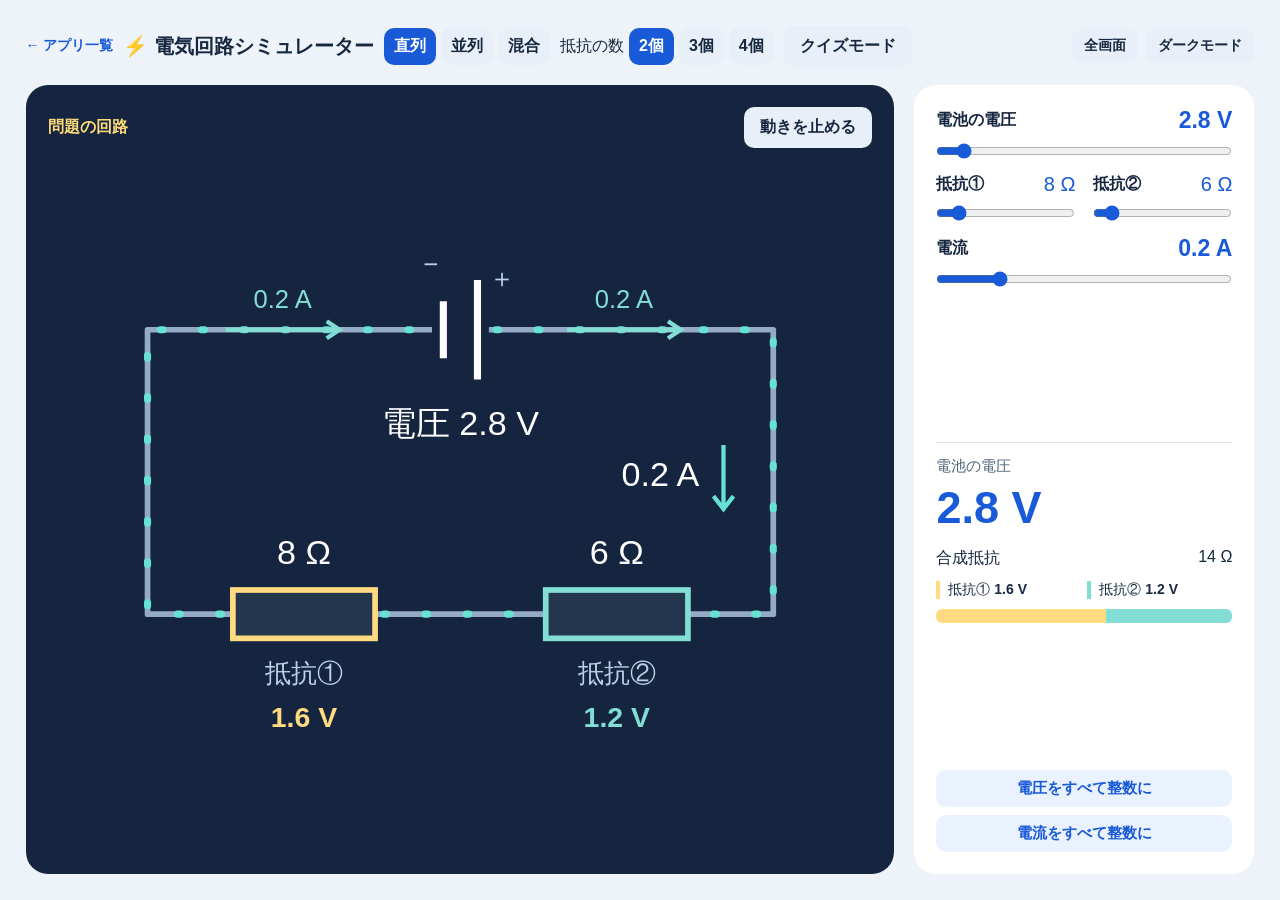
<file: circuits.html>
<!doctype html><html lang="ja"><head><meta charset="utf-8"><meta name="viewport" content="width=device-width,initial-scale=1"><title>電気回路シミュレーター</title><meta name="description" content="回路を見て、触って、オームの法則を理解しよう。"><link rel="icon" type="image/svg+xml" href="data:image/svg+xml,%3Csvg xmlns='http://www.w3.org/2000/svg' viewBox='0 0 32 32'%3E%3Crect width='32' height='32' rx='8' fill='%2315253f'/%3E%3Cpath d='M18 3 8 18h8l-2 11 11-17h-9z' fill='%23ffd260'/%3E%3C/svg%3E"><style>*{box-sizing:border-box}html,body{margin:0;height:100%;font-family:'Yu Gothic UI','Meiryo',sans-serif;color:#172840;background:#eef3f9}body{height:100dvh;display:flex;flex-direction:column;padding:clamp(12px,2vw,28px);gap:18px}header{display:flex;justify-content:space-between;align-items:center;gap:16px;flex:none}h1{font-size:22px;margin:0}button,input{font:inherit}button{border:0;border-radius:10px;padding:10px 16px;cursor:pointer;background:#e8eff8;color:#172840;font-weight:700}button:hover{filter:brightness(.95)}button:focus-visible,input:focus-visible{outline:3px solid #246dce;outline-offset:3px}main{display:grid;grid-template-columns:minmax(0,1fr) 340px;gap:20px;flex:1;min-height:0}.circuit{min-height:0;min-width:0;border-radius:22px;background:#15253f;color:white;padding:22px;display:flex;flex-direction:column}.topline{display:flex;justify-content:space-between;align-items:center;gap:12px;flex:none}.tag{color:#ffda79;font-weight:700}.circuit svg{width:100%;flex:1;min-height:0;display:block}.wire{fill:none;stroke:#95aac6;stroke-width:4;stroke-linejoin:round}.part{stroke:#ffcf68;stroke-width:4;fill:#24364e}.svgtext{fill:#fff;font-size:24px;font-family:inherit}.smalltext{fill:#bdd0e9;font-size:18px}.flow{fill:none;stroke:#66e1d4;stroke-width:5;stroke-dasharray:2 27;stroke-linecap:round;animation:flow 3s linear infinite}@keyframes flow{to{stroke-dashoffset:-290}}.paused .flow{animation-play-state:paused}.no-current .flow{display:none}.panel{min-height:0;background:white;border-radius:22px;padding:22px;display:flex;flex-direction:column;justify-content:space-between;gap:14px}.controls{display:grid;gap:12px}label{display:flex;justify-content:space-between;align-items:center;font-size:16px;font-weight:700}output{color:#185ad7;font-size:23px}input[type=range]{width:100%;accent-color:#185ad7;cursor:pointer;margin:10px 0 0;height:24px}.results{border-top:1px solid #dbe3ee;padding-top:14px}.resultlabel{font-size:15px;color:#53647b}.voltage{font-size:clamp(32px,5vh,52px);font-weight:800;color:#185ad7;line-height:1.25;margin:4px 0 12px}.total{display:flex;justify-content:space-between;gap:10px;font-size:16px}.parts{display:flex;justify-content:space-between;gap:12px;margin-top:12px;font-size:15px}.parts span:first-child{border-left:4px solid #ffda80;padding-left:8px}.parts span:last-child{border-left:4px solid #82ded5;padding-left:8px}.voltagebar{height:14px;display:flex;border-radius:6px;overflow:hidden;margin-top:10px}.voltagebar span:first-child{background:#ffda80}.voltagebar span:last-child{background:#82ded5}#reset{width:100%}@media(min-width:850px) and (max-height:650px){body{padding:12px;gap:10px}.panel,.circuit{padding:16px}.controls{gap:8px}.panel{gap:8px}.voltage{font-size:32px;margin:0 0 6px}.results{padding-top:8px}.parts{margin-top:6px}input[type=range]{margin-top:4px}button{padding:8px 14px}}@media(max-width:849px){body{height:auto;min-height:100dvh}main{grid-template-columns:1fr}.circuit{height:52vh;min-height:270px}.panel{gap:20px}h1{font-size:19px}}@media(prefers-reduced-motion:reduce){.flow{animation:none}}.ohm{font-family:Arial,"Segoe UI Symbol",sans-serif;font-weight:400}#r1out,#r2out,#total{font-family:Arial,"Segoe UI Symbol",sans-serif;font-weight:400}.svgtext.ohm{font-family:Arial,"Segoe UI Symbol",sans-serif}.droptext{font-family:Arial,sans-serif;font-size:23px;font-weight:600;fill:#ffda80}.count-selector{display:flex;align-items:center;gap:8px;font-size:16px}.count-selector button{padding:8px 16px}.count-selector button[aria-pressed=true]{background:#185ad7;color:white}.controls{gap:6px}.resistance-controls{display:grid;grid-template-columns:1fr 1fr;gap:10px 18px}.resistance-controls output{font-family:Arial,sans-serif;font-weight:400;font-size:20px}.parts{display:grid;grid-template-columns:1fr 1fr;gap:6px;font-size:14px}.parts span{padding-left:8px;border-left:4px solid var(--color)}.parts span:first-child,.parts span:last-child{border-color:var(--color)}input[type=range]{margin-top:5px}.droptext{font-size:20px}@media(max-width:849px){header{flex-wrap:wrap}.resistance-controls{gap:12px}}@media(min-width:850px) and (max-height:650px){.panel{padding:12px}.controls{gap:4px}.resistance-controls{gap:4px 14px}output{font-size:20px}.voltage{font-size:28px}.parts{margin-top:4px}.results{padding-top:4px}.voltagebar{margin-top:6px}}header{flex-wrap:wrap}.branch-current{fill:#82ded5;font:18px Arial,sans-serif}.parallel-label{fill:#fff;font:20px Arial,sans-serif}.integer-actions{display:grid;gap:8px}.integer-actions button{background:#eaf1ff;color:#185ad7;padding:9px 8px;font-size:15px}[hidden]{display:none!important}body.quiz-active main>.panel:not(.quiz-panel){display:none}#quizToggle[aria-pressed=true]{background:#185ad7;color:white}.quiz-panel h2{margin:0 0 18px;font-size:24px}.quiz-panel p{line-height:1.8}.quiz-panel input{width:100%;padding:12px;margin:16px 0;border:1px solid #9aaec9;border-radius:10px;font:inherit}.quiz-panel form button{width:100%;background:#185ad7;color:white}#quizFeedback{min-height:60px;font-weight:700}#quizNext{color:#185ad7}.quiz-active .integer-actions{display:none}.quiz-choices{display:grid;grid-template-columns:1fr 1fr;gap:12px}.quiz-choices button{min-height:65px;font:700 22px Arial,sans-serif;background:#eaf1ff;color:#185ad7}.quiz-choices button.correct{background:#d4f4e8;color:#126146}.quiz-choices button.wrong{background:#ffe2e2;color:#a22}.quiz-choices button:disabled{cursor:default}.quiz-given{fill:#82ded5;font:21px Arial,sans-serif}.display-actions{display:flex;gap:8px;margin-left:auto}.display-actions button{font-size:14px;padding:8px 12px}html.dark,html.dark body{background:#0c1423;color:#e7eef9;color-scheme:dark}html.dark .panel{background:#1b2940}html.dark button{background:#2a3b56;color:#e7eef9}html.dark .resultlabel{color:#bdcbe0}html.dark output,html.dark .voltage{color:#88baff}html.dark .results{border-color:#40516b}html.dark .integer-actions button,html.dark .quiz-choices button{background:#263e60;color:#a9ceff}html.dark .quiz-choices button.correct{background:#194e42;color:#a7f3d0}html.dark .quiz-choices button.wrong{background:#612d3a;color:#ffd0d9}html.dark button[aria-pressed=true]{background:#2866d8;color:white}:fullscreen{background:#eef3f9}html.dark:fullscreen{background:#0c1423}@media(min-width:850px){header{gap:10px}.count-selector{gap:5px}.count-selector button{padding:8px 10px}h1{font-size:20px}}.portal-back{color:#185ad7;font-size:14px;font-weight:700;text-decoration:none}html.dark .portal-back{color:#a9ceff}</style></head><body><header><a class="portal-back" href="./index.html">← アプリ一覧</a><h1>⚡ 電気回路シミュレーター</h1><div class="count-selector" role="group" aria-label="回路の種類"><button data-type="series" aria-pressed="true">直列</button><button data-type="parallel" aria-pressed="false">並列</button><button data-type="mixed" aria-pressed="false">混合</button><button id="quizRandom" aria-pressed="false" hidden>ランダム</button></div><div class="count-selector" role="group" aria-label="抵抗の数"><span>抵抗の数</span><button data-count="2" aria-pressed="true">2個</button><button data-count="3" aria-pressed="false">3個</button><button data-count="4" aria-pressed="false">4個</button></div><button id="quizToggle" aria-pressed="false">クイズモード</button><div class="display-actions"><button id="fullscreenToggle" aria-pressed="false">全画面</button><button id="darkToggle" aria-pressed="false">ダークモード</button></div></header><main><section class="circuit" aria-label="直列回路"><div class="topline"><span class="tag" id="mode">問題の回路</span><button id="pause" aria-pressed="false">動きを止める</button></div><svg viewBox="0 0 580 370" role="img" aria-labelledby="diagramTitle"><title id="diagramTitle">8オームと6オームの抵抗が直列につながり、0.2アンペアの電流が流れる回路</title><path class="wire" d="M270 65H70V265H510V65H310"/><path class="flow" d="M315 65H510V265H70V65H265"/><path stroke="#fff" stroke-width="5" d="M278 45V85M302 30V100"/><text x="264" y="25" class="smalltext">−</text><text x="310" y="35" class="smalltext">＋</text><text id="battery" x="290" y="139" text-anchor="middle" class="svgtext">電圧 V = ?</text><g id="resistors"></g><text id="current" x="458" y="175" text-anchor="end" class="svgtext" fill="#66e1d4">0.2 A</text><path d="M475 146v45m-7-9 7 9 7-9" fill="none" stroke="#66e1d4" stroke-width="3"/></svg></section><section class="panel" aria-label="回路の操作"><div class="controls"><div><label for="volts">電池の電圧 <output id="voltsout"></output></label><input id="volts" type="range" min="0" max="40" step="0.1" value="2.8"></div><div class="resistance-controls" id="resistanceControls"></div><div><label for="amps">電流 <output id="ampsout"></output></label><input id="amps" type="range" min="0" max="1" step="0.001" value="0.2"></div></div><div class="results" aria-live="polite"><div class="resultlabel">電池の電圧</div><div class="voltage" id="result"></div><div class="total"><span>合成抵抗</span><strong id="total"></strong></div><div class="parts" id="parts"></div><div class="voltagebar" id="voltagebar"></div></div><div class="integer-actions"><button id="integerVoltage">電圧をすべて整数に</button><button id="integerCurrent">電流をすべて整数に</button></div></section><section class="panel quiz-panel" id="quizPanel" hidden><div><h2>回路クイズ</h2><p id="quizQuestion"></p><p id="quizGiven"></p></div><div><div id="quizChoices" class="quiz-choices" role="group" aria-label="答えの選択肢"></div><p id="quizFeedback" role="status"></p></div><button id="quizNext">次の問題</button></section></main><script>
const $=id=>document.getElementById(id),f=n=>Number(n.toFixed(3)).toString(),names=['①','②','③','④'],colors=['#ffda80','#82ded5','#b5b6ff','#ffaaa8'];let topology='series';const seriesDiagram=document.querySelector('.circuit svg').innerHTML;let count=2,resistances=[8,6,4,2],source='current',voltage=2.8,current=.2;
function buildControls(){document.querySelector('[aria-label="抵抗の数"]').style.display=topology==='mixed'?'none':'flex'; $('resistanceControls').innerHTML=resistances.slice(0,count).map((r,k)=>'<div><label for="r'+k+'">抵抗'+(topology==='mixed'?['B','C','D'][k]:names[k])+' <output id="rout'+k+'"></output></label><input id="r'+k+'" type="range" min="1" max="60" step="1" value="'+r+'"></div>').join('');for(let k=0;k<count;k++)$('r'+k).oninput=()=>{resistances[k]=+$('r'+k).value;render()};document.querySelectorAll('[data-count]').forEach(b=>b.setAttribute('aria-pressed',String(+b.dataset.count===count)));render()}
function render(){if(topology==='mixed'){renderMixed();return}const rs=resistances.slice(0,count),total=topology==='series'?rs.reduce((a,b)=>a+b,0):1/rs.reduce((a,b)=>a+1/b,0);if(source==='voltage')current=voltage/total;else voltage=current*total;
if(topology==='parallel'){document.querySelector('.circuit svg').innerHTML='<title id="diagramTitle"></title><path class="wire" d="M270 48H65V'+(125+(count-1)*65)+'M310 48H515V'+(125+(count-1)*65)+'"/><path class="flow" d="M310 48H515V'+(125+(count-1)*65)+'"/><path class="flow" d="M65 '+(125+(count-1)*65)+'V48H270"/><path stroke="#fff" stroke-width="5" d="M278 28V68M302 15V81"/><text x="259" y="23" class="smalltext">−</text><text x="313" y="23" class="smalltext">＋</text><text id="battery" x="290" y="-12" text-anchor="middle" class="parallel-label"></text><text id="current" x="405" y="94" text-anchor="middle" class="branch-current"></text><g id="resistors"></g>'}else{document.querySelector('.circuit svg').innerHTML=seriesDiagram}document.querySelector('.circuit svg').setAttribute('viewBox',topology==='parallel'?'0 -40 580 410':'0 0 580 370');document.querySelector('.circuit').classList.toggle('no-current',current===0);document.querySelector('.circuit').setAttribute('aria-label',topology==='series'?'直列回路':'並列回路');$('voltagebar').hidden=topology==='parallel';$('voltagebar').style.display=topology==='parallel'?'none':'flex';const topY=topology==='parallel'?48:65;document.querySelector('.circuit svg').insertAdjacentHTML('beforeend','<g aria-label="電池から出る電流と戻る電流"><path d="M365 '+topY+'H445m-9-6 9 6-9 6M125 '+topY+'H205m-9-6 9 6-9 6" fill="none" stroke="#82ded5" stroke-width="3"/><text x="405" y="'+(topY-15)+'" text-anchor="middle" class="branch-current">'+f(current)+' A</text><text x="165" y="'+(topY-15)+'" text-anchor="middle" class="branch-current">'+f(current)+' A</text></g>');$('battery').textContent='電圧 '+f(voltage)+' V';$('current').textContent=topology==='parallel'?'':f(current)+' A';$('diagramTitle').textContent=count+'個の'+(topology==='series'?'直列':'並列')+'抵抗。合成抵抗'+f(total)+'オーム。電流'+f(current)+'アンペア。'+rs.map((r,k)=>'抵抗'+names[k]+'は'+r+'オーム、'+f(topology==='series'?r*current:voltage)+'ボルト。').join('');$('mode').textContent=topology==='series'&&count===2&&rs[0]===8&&rs[1]===6&&Math.abs(current-.2)<1e-9?'問題の回路':(topology==='series'?'直列':'並列')+'回路 · 抵抗'+count+'個';
$('resistors').innerHTML=topology==='parallel'?rs.map((r,k)=>{const y=125+k*65;return '<path class="wire" d="M65 '+y+'H515"/><path class="flow" d="M515 '+y+'H65"/><rect x="235" y="'+(y-14)+'" width="110" height="28" class="part" style="stroke:'+colors[k]+'"/><text x="290" y="'+(y+7)+'" text-anchor="middle" class="parallel-label">'+r+' Ω</text><text x="85" y="'+(y-12)+'" class="smalltext">抵抗'+names[k]+'</text><text x="415" y="'+(y-10)+'" text-anchor="middle" class="branch-current">← '+f(voltage/r)+' A</text><text x="290" y="'+(y+37)+'" text-anchor="middle" class="droptext" style="fill:'+colors[k]+'">'+f(voltage)+' V</text>'}).join(''):rs.map((r,k)=>{const x=70+440*(k+.5)/count,w=Math.min(100,320/count);return '<rect class="part" x="'+(x-w/2)+'" y="248" width="'+w+'" height="34" style="stroke:'+colors[k]+'"/><text x="'+x+'" y="230" text-anchor="middle" class="ohm svgtext">'+r+' Ω</text><text x="'+x+'" y="313" text-anchor="middle" class="smalltext">抵抗'+names[k]+'</text><text x="'+x+'" y="344" text-anchor="middle" class="droptext" style="fill:'+colors[k]+'">'+f(topology==='series'?r*current:voltage)+' V</text>'}).join('');rs.forEach((r,k)=>$('rout'+k).textContent=r+' Ω');$('voltsout').textContent=f(voltage)+' V';$('volts').max=Math.max(40,voltage);$('volts').value=voltage;$('volts').setAttribute('aria-valuetext',f(voltage)+' V');$('ampsout').textContent=f(current)+' A';$('amps').max=Math.max(1,Math.ceil(current));$('amps').value=current;$('amps').setAttribute('aria-valuetext',f(current)+' A');$('result').textContent=f(voltage)+' V';$('total').textContent=f(total)+' Ω';$('parts').innerHTML=rs.map((r,k)=>'<span style="--color:'+colors[k]+'">抵抗'+names[k]+' <strong>'+f(topology==='series'?r*current:voltage)+' V</strong></span>').join('');$('voltagebar').innerHTML=rs.map((r,k)=>'<span style="width:'+(topology==='series'?r/total:1/count)*100+'%;background:'+colors[k]+'"></span>').join('');$('voltagebar').setAttribute('aria-label',rs.map((r,k)=>'抵抗'+names[k]+' '+f(topology==='series'?r*current:voltage)+'ボルト').join('、'));
}

function renderMixed(){
const [b,c,d]=resistances,rp=b*c/(b+c),total=rp+d;if(source==='voltage')current=voltage/total;else voltage=current*total;const vp=current*rp,vd=current*d,ib=vp/b,ic=vp/c;
const txt=(x,y,s,cl='branch-current')=>'<text x="'+x+'" y="'+y+'" text-anchor="middle" class="'+cl+'">'+s+'</text>';
const resistor=(x,y,r,label,v,color)=>'<rect class="part" x="'+(x-42)+'" y="'+(y-14)+'" width="84" height="28" style="stroke:'+color+'"/>'+txt(x,y-25,label+' '+r+' Ω','parallel-label')+txt(x,y+40,f(v)+' V','droptext');
const wire='M270 300H40V155H90M90 155V85H300V155H520V300H310M90 155V215H300V155';
const flows=['M270 300H40V155H90','M90 155V85H300V155','M90 155V215H300V155','M300 155H520V300H310'];
document.querySelector('.circuit svg').innerHTML='<title id="diagramTitle">混合回路。BとCの並列回路にDを直列接続。合成抵抗'+f(total)+'オーム。</title><path class="wire" d="'+wire+'"/>'+flows.map(s=>'<path class="flow" d="'+s+'"/>').join('')+'<path stroke="#fff" stroke-width="5" d="M278 274V326M302 284V316"/>'+txt(260,272,'＋','smalltext')+txt(320,279,'−','smalltext')+resistor(190,85,b,'B',vp,colors[0])+resistor(190,215,c,'C',vp,colors[1])+resistor(410,155,d,'D',vd,colors[2])+txt(190,145,'→ '+f(ib)+' A')+txt(190,272,'→ '+f(ic)+' A')+txt(420,226,'→ '+f(current)+' A')+txt(160,330,f(current)+' A')+txt(420,330,f(current)+' A')+txt(290,360,f(voltage)+' V','parallel-label')+'<path d="M190 300H120m9-6-9 6 9 6M455 300H385m9-6-9 6 9 6" fill="none" stroke="#82ded5" stroke-width="3"/>';
document.querySelector('.circuit svg').setAttribute('viewBox',topology==='parallel'?'0 -40 580 410':'0 0 580 370');document.querySelector('.circuit').classList.toggle('no-current',current===0);document.querySelector('.circuit').setAttribute('aria-label','混合回路');$('mode').textContent='混合回路 · BとCが並列、Dが直列';[b,c,d].forEach((r,k)=>$('rout'+k).textContent=r+' Ω');$('voltsout').textContent=f(voltage)+' V';$('volts').max=Math.max(40,voltage);$('volts').value=voltage;$('volts').setAttribute('aria-valuetext',f(voltage)+' V');$('ampsout').textContent=f(current)+' A';$('amps').max=Math.max(1,Math.ceil(current));$('amps').value=current;$('amps').setAttribute('aria-valuetext',f(current)+' A');$('result').textContent=f(voltage)+' V';$('total').textContent=f(total)+' Ω';$('parts').innerHTML=[vp,vp,vd].map((v,k)=>'<span style="--color:'+colors[k]+'">抵抗'+['B','C','D'][k]+' <strong>'+f(v)+' V</strong></span>').join('');$('voltagebar').style.display='none';
}
document.querySelectorAll('[data-type]').forEach(b=>b.onclick=()=>{const wasMixed=topology==='mixed';topology=b.dataset.type;if(topology==='mixed'){count=3;resistances=[20,30,8,2];source='voltage';voltage=10}else if(wasMixed){count=2;resistances=[8,6,4,2]}document.querySelectorAll('[data-type]').forEach(t=>t.setAttribute('aria-pressed',String(t.dataset.type===topology)));buildControls()});document.querySelectorAll('[data-count]').forEach(b=>b.onclick=()=>{count=+b.dataset.count;buildControls()});$('amps').oninput=()=>{source='current';current=+$('amps').value;render()};$('volts').oninput=()=>{source='voltage';voltage=+$('volts').value;render()};$('pause').onclick=()=>{const paused=document.querySelector('.circuit').classList.toggle('paused');$('pause').textContent=paused?'動きを再開':'動きを止める';$('pause').setAttribute('aria-pressed',String(paused))};buildControls();

const pick=xs=>xs[Math.floor(Math.random()*xs.length)];
function integerExample(kind){const before=JSON.stringify([resistances.slice(0,count),voltage]);let candidate;
for(let attempt=0;attempt<100;attempt++){
let rs=[],v;
if(topology==='series'){
if(kind==='voltage'){rs=Array.from({length:count},()=>2*pick([1,2,3,4,5,6,7,8]));v=rs.reduce((a,b)=>a+b,0)*pick([.5,1,1.5]);}
else{rs=Array.from({length:count},()=>pick([1,2,3,4,5,6,8,10]));v=rs.reduce((a,b)=>a+b,0)*pick([1,2,3]);}
}else if(topology==='parallel'){
v=pick([6,12,18,24,30,36]);const choices=kind==='current'?[1,2,3,4,5,6,8,9,10,12,15,18].filter(r=>v%r===0):[2,3,4,5,6,7,8,9,10,12,15,20];rs=Array.from({length:count},()=>pick(choices));
}else{
if(kind==='voltage'){const vp=pick([2,4,6,8,10]),vd=pick([2,4,6,8,10]),pair=pick([[2,2],[3,6],[2,6]]),i=1/pair[0]+1/pair[1];rs=[vp*pair[0],vp*pair[1],Math.round(vd/i)];v=vp+vd;}
else{const vp=pick([6,12,18,24]),currents=[1,2,3,4,6].filter(i=>vp%i===0),ib=pick(currents),ic=pick(currents),d=pick([1,2,3,4,5,6]);rs=[vp/ib,vp/ic,d];v=vp+(ib+ic)*d;}
}
candidate={rs,v};if(JSON.stringify([rs,v])!==before)break;
}
resistances=candidate.rs.concat([2,2,2,2]).slice(0,4);source='voltage';voltage=candidate.v;buildControls();}
$('integerVoltage').onclick=()=>integerExample('voltage');$('integerCurrent').onclick=()=>integerExample('current');

let quizRandom=false,quizTimer=null;let quizActive=false,quizTarget='voltage',quizExpected=0,quizSolved=false;
function maskQuiz(){if(!quizActive)return;const svg=document.querySelector('.circuit svg');svg.querySelectorAll('.branch-current,.droptext').forEach(n=>n.remove());const battery=svg.querySelector('#battery');if(quizTarget==='voltage'){if(battery)battery.textContent='電圧 ? V';else{svg.querySelectorAll('.parallel-label').forEach(n=>{if(n.textContent.endsWith(' V'))n.textContent='? V'})}}const currentLabel=svg.querySelector('#current');if(currentLabel)currentLabel.textContent='';const title=svg.querySelector('title');if(title)title.textContent='クイズの回路';if(quizTarget==='voltage'){const y=topology==='mixed'?300:topology==='parallel'?48:65;svg.insertAdjacentHTML('beforeend','<text x="405" y="'+(y-16)+'" text-anchor="middle" class="quiz-given">'+f(current)+' A</text>')} $('mode').textContent=(topology==='series'?'直列':topology==='parallel'?'並列':'混合')+'回路 · クイズ';}
function newQuiz(){clearTimeout(quizTimer);quizTimer=null;if(quizRandom){topology=pick(['series','parallel','mixed']);count=topology==='mixed'?3:pick([2,3,4]);document.querySelectorAll('[data-type]').forEach(b=>b.setAttribute('aria-pressed','false'))}quizTarget=Math.random()<.5?'voltage':'current';integerExample('current');quizExpected=quizTarget==='voltage'?voltage:current;quizSolved=false;$('quizQuestion').textContent=quizTarget==='voltage'?'電池の電圧は何 V？':'電池を流れる全体の電流は何 A？';$('quizGiven').textContent='図の数値を使って、答えを選ぼう。';buildQuizChoices();$('quizFeedback').textContent='';maskQuiz();}
$('quizToggle').onclick=()=>{clearTimeout(quizTimer);quizTimer=null;quizActive=!quizActive;$('quizRandom').hidden=!quizActive;if(!quizActive){quizRandom=false;$('quizRandom').setAttribute('aria-pressed','false');document.querySelectorAll('[data-type]').forEach(b=>b.setAttribute('aria-pressed',String(b.dataset.type===topology)))}document.body.classList.toggle('quiz-active',quizActive);$('quizPanel').hidden=!quizActive;$('quizToggle').setAttribute('aria-pressed',String(quizActive));$('quizToggle').textContent=quizActive?'シミュレーターに戻る':'クイズモード';if(quizActive)newQuiz();else render()};$('quizNext').onclick=newQuiz;
$('quizRandom').onclick=()=>{quizRandom=!quizRandom;$('quizRandom').setAttribute('aria-pressed',String(quizRandom));if(!quizRandom)document.querySelectorAll('[data-type]').forEach(b=>b.setAttribute('aria-pressed',String(b.dataset.type===topology)));newQuiz()};
let quizAudioContext;
function playQuizSound(correct){try{const AudioContextClass=window.AudioContext||window.webkitAudioContext;if(!AudioContextClass)return;quizAudioContext??=new AudioContextClass();const context=quizAudioContext;const play=()=>{const now=context.currentTime;const notes=correct?[[659.25,0,.13],[830.61,.12,.13],[987.77,.24,.24]]:[[220,0,.16],[164.81,.17,.22]];notes.forEach(([frequency,offset,duration])=>{const oscillator=context.createOscillator(),gain=context.createGain();oscillator.type='sine';oscillator.frequency.value=frequency;gain.gain.setValueAtTime(0,now+offset);gain.gain.linearRampToValueAtTime(.12,now+offset+.012);gain.gain.exponentialRampToValueAtTime(.001,now+offset+duration);oscillator.connect(gain);gain.connect(context.destination);oscillator.start(now+offset);oscillator.stop(now+offset+duration+.02);oscillator.onended=()=>{oscillator.disconnect();gain.disconnect()}})};if(context.state==='suspended')context.resume().then(play).catch(()=>{});else play()}catch(e){}}
function buildQuizChoices(){const expected=Math.round(quizExpected),options=new Set([expected]);while(options.size<4){const candidate=Math.max(1,expected+pick([-9,-6,-4,-3,-2,-1,1,2,3,4,6,9]));options.add(candidate)}const shuffled=[...options];for(let k=shuffled.length-1;k>0;k--){const j=Math.floor(Math.random()*(k+1));[shuffled[k],shuffled[j]]=[shuffled[j],shuffled[k]]}const unit=quizTarget==='voltage'?'V':'A';$('quizChoices').innerHTML=shuffled.map(n=>'<button type="button" data-answer="'+n+'">'+n+' '+unit+'</button>').join('');$('quizChoices').querySelectorAll('button').forEach(button=>button.onclick=()=>{if(quizSolved)return;const answer=Number(button.dataset.answer);if(Math.abs(answer-quizExpected)<1e-8){quizSolved=true;playQuizSound(true);button.classList.add('correct');$('quizFeedback').textContent='正解だ！ '+f(quizExpected)+' '+unit;$('quizChoices').querySelectorAll('button').forEach(b=>b.disabled=true);$('quizFeedback').textContent+='　次の問題へ…';quizTimer=setTimeout(()=>{if(quizActive)newQuiz()},1100)}else{playQuizSound(false);button.classList.add('wrong');button.disabled=true;$('quizFeedback').textContent='もう一度！ '+(topology==='mixed'?'BとCをひとまとめにして、Dを足してみよう。':topology==='parallel'?'並列では各抵抗に同じ電圧がかかるぞ。':'直列の抵抗は足し算だぞ。')}})}
document.querySelectorAll('[data-type],[data-count]').forEach(b=>{const previous=b.onclick;b.onclick=()=>{clearTimeout(quizTimer);if(b.dataset.type){quizRandom=false;$('quizRandom').setAttribute('aria-pressed','false')}previous();if(quizActive)newQuiz()}});

const fullscreenButton=$('fullscreenToggle');fullscreenButton.onclick=async()=>{try{if(document.fullscreenElement)await document.exitFullscreen();else await document.documentElement.requestFullscreen()}catch(e){fullscreenButton.textContent='全画面にできません';setTimeout(()=>fullscreenButton.textContent='全画面',2500)}};document.addEventListener('fullscreenchange',()=>{const active=!!document.fullscreenElement;fullscreenButton.textContent=active?'全画面を終了':'全画面';fullscreenButton.setAttribute('aria-pressed',String(active))});function setDark(active){document.documentElement.classList.toggle('dark',active);$('darkToggle').setAttribute('aria-pressed',String(active));$('darkToggle').textContent=active?'ライトモード':'ダークモード';try{localStorage.setItem('circuit-dark',String(active))}catch(e){}}$('darkToggle').onclick=()=>setDark(!document.documentElement.classList.contains('dark'));try{setDark(localStorage.getItem('circuit-dark')==='true')}catch(e){}
if(document.modelContext?.registerTool){try{Promise.resolve(document.modelContext.registerTool({name:'configure_circuit',description:'2〜4個の直列抵抗と電池の電圧を設定する。',inputSchema:{type:'object',properties:{resistances:{type:'array',items:{type:'integer',minimum:1,maximum:20},minItems:2,maxItems:4},voltage:{type:'number',minimum:0,maximum:40}},required:['resistances','voltage'],additionalProperties:false},annotations:{readOnlyHint:false,untrustedContentHint:false},execute(x){if(!x||!Array.isArray(x.resistances)||x.resistances.length<2||x.resistances.length>4||!x.resistances.every(r=>Number.isInteger(r)&&r>=1&&r<=20)||!Number.isFinite(x.voltage)||x.voltage<0||x.voltage>40)throw Error('抵抗は1〜20 Ωを2〜4個、電圧は0〜40 Vで指定。');topology='series';document.querySelectorAll('[data-type]').forEach(b=>b.setAttribute('aria-pressed',String(b.dataset.type===topology)));count=x.resistances.length;x.resistances.forEach((r,k)=>resistances[k]=r);source='voltage';voltage=x.voltage;buildControls();return {count,voltage,current,resistance:x.resistances.reduce((a,b)=>a+b,0)}}})).catch(()=>{})}catch(e){}}
</script></body></html>
</file>
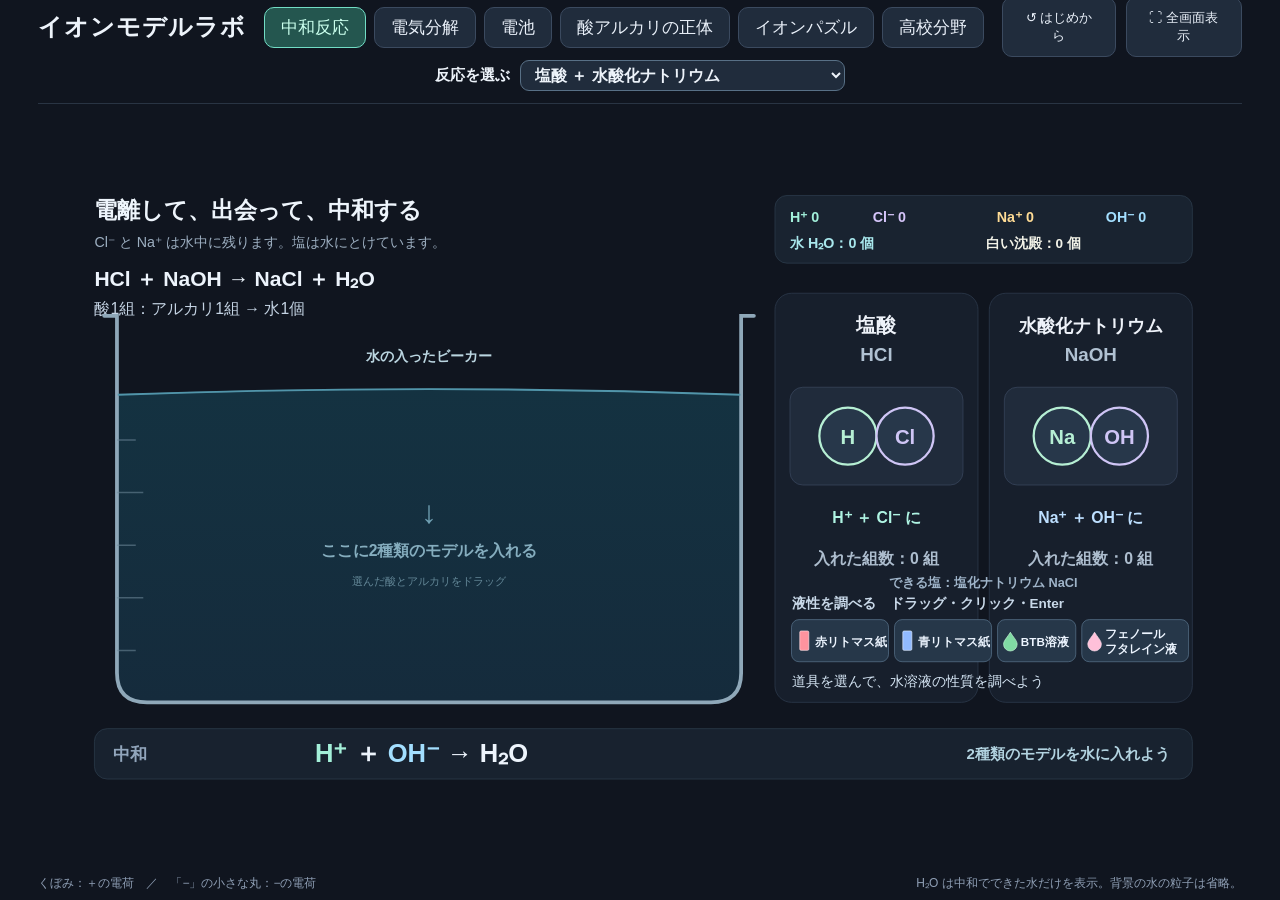
<file: ions.html>
<!doctype html>
<html lang="ja">
<head><meta charset="utf-8"><meta name="viewport" content="width=device-width,initial-scale=1"><meta name="theme-color" content="#10151f"><title>イオンモデルラボ</title><link rel="icon" type="image/svg+xml" href="data:image/svg+xml,%3Csvg xmlns='http://www.w3.org/2000/svg' viewBox='0 0 32 32'%3E%3Crect width='32' height='32' rx='8' fill='%23172332'/%3E%3Ccircle cx='12' cy='16' r='7.5' fill='%23204c50' stroke='%2380efcf' stroke-width='2'/%3E%3Ccircle cx='21' cy='16' r='6.5' fill='%2338314e' stroke='%23c4b0f7' stroke-width='2'/%3E%3Cpath d='M9.5 16h5M12 13.5v5' stroke='%23a6f5df' stroke-width='1.8' stroke-linecap='round'/%3E%3Cpath d='M18.8 16h4.4' stroke='%23e7d9ff' stroke-width='1.8' stroke-linecap='round'/%3E%3C/svg%3E">
<style>
:root{color-scheme:dark;font-family:"Yu Gothic",Meiryo,sans-serif;background:#10151f;color:#edf3fa}*{box-sizing:border-box}html,body{margin:0;width:100%;height:100%;overflow:hidden}body{height:100dvh;display:grid;grid-template-rows:86px 1fr 42px;padding:0 3vw}header{display:flex;align-items:center;justify-content:space-between;gap:20px;border-bottom:1px solid #293443}h1{font-size:24px;margin:0;font-weight:800;letter-spacing:.04em}.brand{display:flex;align-items:center;gap:14px}.badge{font-size:12px;color:#73e1cf;background:#18312f;padding:7px 11px;border:1px solid #2c514a;border-radius:8px}.actions{display:flex;gap:10px}button{border:1px solid #3b4a5f;border-radius:10px;background:#202c3c;color:#eaf1fa;padding:11px 18px;font:700 14px inherit;font-family:inherit;cursor:pointer;transition:background .2s}button:hover{background:#31435a}button:focus-visible,[tabindex]:focus-visible{outline:3px solid #75e6ce;outline-offset:5px}main{min-height:0;position:relative;display:flex;align-items:center;justify-content:center}svg{display:block;width:100%;height:100%;max-height:100%;user-select:none;touch-action:none}svg text{font-family:"Yu Gothic",Meiryo,sans-serif}.atom-label{font-family:Arial,sans-serif;font-weight:800;text-anchor:middle;dominant-baseline:central}.source{cursor:grab;outline:none}.source:active{cursor:grabbing}.source:hover .source-bg,.source:focus-visible .source-bg{fill:#2b394d;stroke:#7ae4d1}.source-bg{transition:fill .2s,stroke .2s}.water{transition:fill .2s,stroke .2s}.drag-over .water{fill:#16485a;stroke:#69e9d1;stroke-width:3}.drag-over .drop-outline{opacity:1}.drop-outline{opacity:0;transition:opacity .15s}footer{display:flex;align-items:center;justify-content:space-between;color:#8f9fb5;font-size:12px;gap:20px}.toast{position:absolute;bottom:5%;left:50%;transform:translateX(-50%);border:1px solid #58706f;background:#203a39;color:#d1fff2;padding:12px 24px;border-radius:12px;opacity:0;pointer-events:none;transition:opacity .2s;font-size:14px;white-space:nowrap}.toast.show{opacity:1}@media(max-height:650px){body{grid-template-rows:64px 1fr 28px}h1{font-size:20px}footer{font-size:10px}button{padding:8px 14px}}@media(max-width:900px){.badge{display:none}h1{font-size:19px}button{padding:9px}.brand{gap:6px}footer span:last-child{display:none}}@media(prefers-reduced-motion:reduce){*{transition:none!important}}
.reaction-picker{display:flex;align-items:center;gap:10px;font-size:15px;font-weight:700;min-width:0}select{font:700 16px "Yu Gothic",Meiryo,sans-serif;background:#202c3c;color:#edf3fa;border:1px solid #587086;border-radius:9px;padding:10px;max-width:100%;min-width:0}select:focus-visible{outline:3px solid #75e6ce}header{gap:14px}.actions{flex-shrink:0}@media(max-width:1100px){.badge{display:none}.reaction-picker{font-size:0;flex:1}select{font-size:14px}h1{font-size:20px}button{padding:9px}}@media(max-width:760px){header{flex-wrap:wrap;gap:4px}body{grid-template-rows:112px 1fr 28px}.reaction-picker{order:3;flex-basis:100%}select{width:100%;padding:5px}h1{font-size:18px}footer{font-size:9px}}
header{display:grid;grid-template-columns:auto 1fr auto;grid-template-rows:54px 42px;gap:0 18px}body{grid-template-rows:104px 1fr 34px}.brand{grid-column:1;grid-row:1}.experiments{grid-column:2;grid-row:1;display:flex;justify-content:center;gap:8px}.experiments button{padding:8px 24px;font-size:17px}.experiments button[aria-pressed="true"]{background:#24564f;color:#caffed;border-color:#72ddc5}.actions{grid-column:3;grid-row:1}.reaction-picker{grid-row:2;grid-column:1 / -1;justify-self:center}select{padding:5px 10px}#electroPicker{grid-row:2;grid-column:1 / -1;text-align:center;font-size:17px;color:#b8cbdc;margin:0}.electro-control{cursor:pointer}.electro-control:hover rect{stroke:#8ee9d3}.electro-control:focus-visible,.electrode-handle:focus-visible{outline:3px solid #8ee9d3;outline-offset:5px}.electrode-handle{cursor:ns-resize}#puzzlePicker[hidden],#highPicker[hidden],#identityPicker[hidden],#batteryPicker[hidden],#electroPicker[hidden],#neutralPicker[hidden]{display:none}@media(max-height:650px){body{grid-template-rows:94px 1fr 26px}header{grid-template-rows:48px 40px}}@media(max-width:1000px){.badge{display:none}.experiments button{padding:8px 12px;font-size:15px}h1{font-size:19px}.actions button{font-size:12px;padding:8px}.reaction-picker{font-size:14px}#electroPicker{font-size:14px}}@media(max-width:760px){header{display:grid;grid-template-columns:1fr 1fr;grid-template-rows:40px 38px 38px}.brand{grid-column:1}.actions{grid-column:2}.experiments{grid-row:2;grid-column:1 / -1}.reaction-picker,#electroPicker{grid-row:3;grid-column:1 / -1}body{grid-template-rows:120px 1fr 26px}#electroPicker{font-size:12px}}
.toast{position:fixed;bottom:0;max-width:90vw;white-space:normal;text-align:center;font-size:15px;padding:6px 18px;z-index:5}
.experiments button{white-space:nowrap;padding-inline:clamp(8px,1.25vw,20px)}@media(max-width:550px){.experiments button{font-size:12px;padding-inline:6px}.experiments{gap:4px}#identitySelect{font-size:12px}}.puzzle-piece{cursor:grab}.puzzle-piece:active{cursor:grabbing}@media(min-width:761px) and (max-width:1200px){header{grid-template-columns:1fr 1fr;grid-template-rows:40px 38px 38px}.actions{grid-column:2}.experiments{grid-row:2;grid-column:1 / -1}.reaction-picker,#electroPicker{grid-row:3;grid-column:1 / -1}body{grid-template-rows:120px 1fr 26px}}@media(max-width:550px){.experiments button{font-size:11px;padding-inline:4px}}@media(max-width:550px){.experiments{display:grid;grid-template-columns:repeat(3,auto);grid-template-rows:26px 26px}.experiments button{padding-block:2px}header{grid-template-rows:40px 56px 38px}body{grid-template-rows:138px 1fr 26px}}@media(max-width:1400px){.brand .badge{display:none}}.brand h1{white-space:nowrap}#batteryPicker{flex-wrap:wrap;justify-content:center;gap:4px 12px}#batteryPicker label{white-space:nowrap}@media(max-width:760px){#batteryPicker{gap:3px 6px}#batteryPicker select{font-size:12px;padding:4px;width:auto}}.puzzle-details{width:min(560px,90vw);padding:26px 30px;border:2px solid #78bcae;border-radius:18px;background:#172b36;color:#edf7ff;font-size:19px;line-height:1.55}.puzzle-details::backdrop{background:#08111bd4}.puzzle-details form{display:flex;justify-content:flex-end}.puzzle-details h2{margin:0;font-size:30px}.puzzle-details p{margin:12px 0}.puzzle-details .compound-formula{font-size:46px;font-weight:800;color:#b2f5df;line-height:1.15}#highPicker{justify-content:center;gap:4px 12px}#highPicker label{white-space:nowrap}@media(max-width:760px){#highPicker{gap:4px}#highPicker label{font-size:0}#highPicker select{width:auto;font-size:12px;padding:4px}}#puzzlePicker{justify-content:center;gap:8px}#puzzlePicker label{white-space:nowrap}@media(max-width:760px){#puzzlePicker select{font-size:12px;padding:4px;width:auto}}</style></head>
<body>
<header><div class="brand"><span class="badge">中3 理科</span><h1>イオンモデルラボ</h1></div><nav class="experiments" aria-label="実験を選ぶ"><button id="neutralTab" aria-pressed="true">中和反応</button><button id="electroTab" aria-pressed="false">電気分解</button><button id="batteryTab" aria-pressed="false">電池</button><button id="identityTab" aria-pressed="false">酸アルカリの正体</button><button id="puzzleTab" aria-pressed="false">イオンパズル</button><button id="highTab" aria-pressed="false">高校分野</button></nav><label id="neutralPicker" class="reaction-picker">反応を選ぶ<select id="reactionSelect" aria-label="中和反応を選ぶ"><optgroup label="教科書の代表例"><option value="hcl-naoh">塩酸 ＋ 水酸化ナトリウム</option><option value="sulfur-ba">硫酸 ＋ 水酸化バリウム（白い沈殿）</option></optgroup><optgroup label="係数を比べる"><option value="sulfur-naoh">硫酸 ＋ 水酸化ナトリウム</option><option value="hcl-ba">塩酸 ＋ 水酸化バリウム</option></optgroup></select></label><label id="electroPicker" class="reaction-picker" hidden>電気分解を選ぶ<select id="electroSelect" aria-label="電気分解を選ぶ"><option value="hcl">塩酸（HCl）</option><option value="cucl2">塩化銅水溶液（CuCl₂）</option></select></label><div id="batteryPicker" class="reaction-picker" hidden><label>電池を選ぶ<select id="batterySelect" aria-label="電池を選ぶ"><option value="daniell">ダニエル電池</option><option value="volta" selected>ボルタ電池</option></select></label><label id="batteryAcidPicker" hidden>水溶液 <select id="batteryAcid" aria-label="ボルタ電池の水溶液"><option value="hcl">うすい塩酸（HCl）</option><option value="sulfur">うすい硫酸（H₂SO₄）</option></select></label></div><label id="identityPicker" class="reaction-picker" hidden>調べる実験<select id="identitySelect"><optgroup label="酸"><option value="acid">塩酸（HCl）</option><option value="sulfur">硫酸（H₂SO₄）</option><option value="nitric">硝酸（HNO₃）</option></optgroup><optgroup label="アルカリ"><option value="base">水酸化ナトリウム（NaOH）</option><option value="potassium">水酸化カリウム（KOH）</option><option value="barium">水酸化バリウム（Ba(OH)₂）</option><option value="calcium">水酸化カルシウム（Ca(OH)₂）</option></optgroup></select></label><div id="highPicker" class="reaction-picker" hidden><label>高校分野 <select id="highLesson" aria-label="高校分野の内容"><option value="shell">電子配置とイオン</option><option value="tendency">イオン化傾向</option></select></label><label id="highAtomPicker">原子とイオンを選ぶ<select id="highSelect"><option value="cl">塩素 Cl → Cl⁻</option><option value="o">酸素 O → O²⁻</option><option value="na">ナトリウム Na → Na⁺</option><option value="mg">マグネシウム Mg → Mg²⁺</option><option value="ca">カルシウム Ca → Ca²⁺</option></select></label><label id="highExamplePicker" hidden>反応例 <select id="highExample" aria-label="イオン化傾向の反応例"><option value="deposit">亜鉛板と硫酸銅水溶液</option><option value="reverse">銅板と硫酸亜鉛水溶液</option><option value="acid">亜鉛板とうすい塩酸</option></select></label></div><div id="puzzlePicker" class="reaction-picker" hidden><label>モード <select id="puzzleMode"><option value="free">自由に組み合わせる</option><option value="equation">電離式を作る</option></select></label><label id="puzzleEquationPicker" hidden>問題 <select id="puzzleEquationSelect"></select></label></div><div class="actions"><button id="reset">↺ はじめから</button><button id="fullscreen">⛶ 全画面表示</button></div></header>
<main><svg id="lab" viewBox="0 0 1600 830" role="group" aria-label="塩化水素と水酸化ナトリウムを水に入れて電離と中和を観察する実験。">
<defs>
 <linearGradient id="waterFill" x1="0" y1="0" x2="0" y2="1"><stop stop-color="#143241"/><stop offset="1" stop-color="#152b3c"/></linearGradient>
 <mask id="notch"><rect x="-55" y="-55" width="110" height="110" fill="white"/><circle cx="24" cy="-24" r="10" fill="black"/></mask>
 <g id="molecule"><circle cx="-39" cy="0" r="39" fill="#203c40" stroke="#78e8d0" stroke-width="3"/><circle cx="39" cy="0" r="39" fill="#302a46" stroke="#b7a1ef" stroke-width="3"/><text class="atom-label" x="-39" y="1" fill="#aff4e3" font-size="34">H</text><text class="atom-label" x="39" y="1" fill="#e1d5ff" font-size="34">Cl</text></g>
 <g id="hydrogen"><circle r="33" fill="#214c50" stroke="#80efcf" stroke-width="3" mask="url(#notch)"/><text class="atom-label" fill="#c7ffef" y="2" font-size="31">H</text><text x="37" y="-28" fill="#9cf1d9" font-size="19" font-weight="800">+</text></g>
 <g id="chloride"><circle r="33" fill="#38314e" stroke="#c4b0f7" stroke-width="3"/><text class="atom-label" fill="#eee5ff" y="2" font-size="30">Cl</text><circle cx="27" cy="-29" r="11" fill="#39314f" stroke="#cfbcfc" stroke-width="2.5"/><path d="M22 -29h10" stroke="#eee5ff" stroke-width="2.5"/></g>
<g id="baseMolecule"><circle cx="-39" r="39" fill="#43351d" stroke="#ffd17d" stroke-width="3"/><circle cx="39" r="39" fill="#1d3d58" stroke="#8bcfff" stroke-width="3"/><text class="atom-label" x="-39" y="1" fill="#ffe0a5" font-size="29">Na</text><text class="atom-label" x="39" y="1" fill="#c7eaff" font-size="29">OH</text></g>
<g id="sodium"><circle r="33" fill="#43351d" stroke="#ffd17d" stroke-width="3" mask="url(#notch)"/><text class="atom-label" y="2" fill="#ffe0a5" font-size="28">Na</text><text x="37" y="-28" fill="#ffd17d" font-size="19" font-weight="800">+</text></g>
<g id="hydroxide"><circle r="33" fill="#1d3d58" stroke="#8bcfff" stroke-width="3"/><text class="atom-label" y="2" fill="#c7eaff" font-size="27">OH</text><circle cx="27" cy="-29" r="11" fill="#1d3d58" stroke="#8bcfff" stroke-width="2.5"/><path d="M22 -29h10" stroke="#e2f5ff" stroke-width="2.5"/></g>
<g id="waterMolecule"><circle r="34" fill="#17484d" stroke="#6ee8e3" stroke-width="3"/><text class="atom-label" y="1" fill="#d0ffff" font-size="23">H₂O</text><text y="52" text-anchor="middle" fill="#88d8dc" font-size="16">水</text></g>
<g id="redPaperModel"><rect x="-14" y="-30" width="28" height="60" rx="4" fill="#ff939e" stroke="#ffe0e5" stroke-width="2"/></g>
<g id="bluePaperModel"><rect x="-14" y="-30" width="28" height="60" rx="4" fill="#91baff" stroke="#e0ecff" stroke-width="2"/></g>
<g id="btbModel"><path d="M0 -26 C9 -11 21 0 21 11 A21 21 0 0 1 -21 11 C-21 0 -9 -11 0 -26Z" fill="#80daa3" stroke="#c4f9d5" stroke-width="2"/></g><g id="phenolModel"><path d="M0 -26 C9 -11 21 0 21 11 A21 21 0 0 1 -21 11 C-21 0 -9 -11 0 -26Z" fill="#ffc0d9" stroke="#ffe4ef" stroke-width="2"/></g>
</defs>
<g id="neutralScene"><text x="75" y="60" fill="#eef5fc" font-size="30" font-weight="800">電離して、出会って、中和する</text>
<text id="instruction" x="75" y="98" fill="#9dafc1" font-size="19">右の塩化水素をつかんで、ビーカーの水の中へ。</text>
<g font-size="19" font-weight="800"><rect x="980" y="30" width="555" height="90" rx="16" fill="#192330" stroke="#2c3c4d"/><text x="1000" y="65" fill="#a2f0da">H⁺ <tspan id="hCount">0</tspan></text><text x="1110" y="65" fill="#d5c5fa"><tspan id="acidIonLabel">Cl⁻ </tspan><tspan id="acidIonCount">0</tspan></text><text x="1275" y="65" fill="#ffdc95"><tspan id="baseIonLabel">Na⁺ </tspan><tspan id="baseIonCount">0</tspan></text><text x="1420" y="65" fill="#a3dfff">OH⁻ <tspan id="ohCount">0</tspan></text><text x="1000" y="100" fill="#a8e7ec">水 H₂O：<tspan id="waterCount">0</tspan> 個</text><text x="1260" y="100" fill="#f3f3e8" font-size="18">白い沈殿：<tspan id="saltCount">0</tspan> 個</text></g>
<text id="chemicalEquation" x="75" y="151" fill="#edf4fc" font-size="28" font-weight="800"></text><text id="ratioNote" x="75" y="188" fill="#c4d3e3" font-size="21"></text>
<!-- Water and the open-top beaker -->
<g id="beaker"><path id="neutralWater" class="water" d="M105 295 Q520 280 935 295 L935 665 Q935 704 895 704 H145 Q105 704 105 665Z" fill="url(#waterFill)" stroke="#315a6a" stroke-width="1.5"/>
<path d="M88 190 H105 V665 Q105 704 145 704 H895 Q935 704 935 665 V190 H952" fill="none" stroke="#8fa8b9" stroke-width="5" stroke-linecap="round"/>
<path d="M106 295 Q520 280 934 295" fill="none" stroke="#5195aa" stroke-width="2.5"/>
<g stroke="#708b9c" stroke-width="2" opacity=".55"><path d="M105 355h25 M105 425h35 M105 495h25 M105 565h35 M105 635h25"/></g>
<rect class="drop-outline" x="125" y="315" width="790" height="366" rx="20" fill="none" stroke="#69e9d1" stroke-width="2" stroke-dasharray="9 9"/>
<text x="520" y="250" text-anchor="middle" fill="#bad5e0" font-size="19" font-weight="700" id="neutralLiquidLabel">水の入ったビーカー</text>
<g id="emptyHint" text-anchor="middle"><text x="520" y="465" fill="#70a0b3" font-size="42">↓</text><text x="520" y="510" fill="#85adbe" font-size="21" font-weight="700">ここに2種類のモデルを入れる</text><text x="520" y="548" fill="#638797" font-size="15">選んだ酸とアルカリをドラッグ</text></g>
<g id="reactionGlow" visibility="hidden"><rect x="405" y="411" width="210" height="140" rx="55" fill="#284e4c" fill-opacity=".85" stroke="#a3f4dd" stroke-width="3" stroke-dasharray="8 5"/><text x="510" y="395" text-anchor="middle" font-size="24" font-weight="800" fill="#c4fff1">結びついて水に</text></g><g id="ions"></g><g id="sediment"></g></g>
<rect x="980" y="160" width="270" height="544" rx="22" fill="#171f2c" stroke="#2e3b4e"/><rect x="1265" y="160" width="270" height="544" rx="22" fill="#171f2c" stroke="#2e3b4e"/>
<g text-anchor="middle" font-weight="800"><text id="acidName" x="1115" y="211" fill="#eef2f9" font-size="26">塩化水素</text><text id="baseName" x="1400" y="211" fill="#eef2f9" font-size="24">水酸化ナトリウム</text><text id="acidFormula" x="1115" y="250" fill="#b0c1d2" font-size="25">HCl</text><text id="baseFormula" x="1400" y="250" fill="#b0c1d2" font-size="25">NaOH</text></g>
<g class="source" data-kind="acid" tabindex="0" role="button" aria-label="塩化水素を水に入れる。ドラッグまたはEnterキー" transform="translate(1115 350)"><rect class="source-bg" x="-115" y="-65" width="230" height="130" rx="17" fill="#202b3b" stroke="#39465c"/><use href="#molecule"/></g>
<g class="source" data-kind="base" tabindex="0" role="button" aria-label="水酸化ナトリウムを水に入れる。ドラッグまたはEnterキー" transform="translate(1400 350)"><rect class="source-bg" x="-115" y="-65" width="230" height="130" rx="17" fill="#202b3b" stroke="#39465c"/><use href="#baseMolecule"/></g>
<g text-anchor="middle" font-size="21" font-weight="700"><text id="acidDissociation" x="1115" y="465" fill="#aff4e3">H⁺ ＋ Cl⁻ に</text><text id="baseDissociation" x="1400" y="465" fill="#bddfff">Na⁺ ＋ OH⁻ に</text><text x="1115" y="520" fill="#adbdce">入れた組数：<tspan id="acidAdded">0</tspan> 組</text><text x="1400" y="520" fill="#adbdce">入れた組数：<tspan id="baseAdded">0</tspan> 組</text><text id="modelNote" x="1257" y="550" fill="#9fb4c9" font-size="17"></text></g>
<text x="1002" y="579" fill="#c9d9e9" font-size="18" font-weight="700">液性を調べる　ドラッグ・クリック・Enter</text><g class="source" data-kind="red" tabindex="0" role="button" aria-label="赤リトマス紙を入れる" transform="translate(1002 594)"><rect class="source-bg" width="129" height="56" rx="10" fill="#263749" stroke="#567188"/><use href="#redPaperModel" transform="translate(17 28) scale(.43)"/><text x="31" y="35" fill="#edf5ff" font-size="15.5" font-weight="800">赤リトマス紙</text></g><g class="source" data-kind="blue" tabindex="0" role="button" aria-label="青リトマス紙を入れる" transform="translate(1139 594)"><rect class="source-bg" width="129" height="56" rx="10" fill="#263749" stroke="#567188"/><use href="#bluePaperModel" transform="translate(17 28) scale(.43)"/><text x="31" y="35" fill="#edf5ff" font-size="15.5" font-weight="800">青リトマス紙</text></g><g class="source" data-kind="btb" tabindex="0" role="button" aria-label="BTB溶液を入れる" transform="translate(1276 594)"><rect class="source-bg" width="104" height="56" rx="10" fill="#263749" stroke="#567188"/><use href="#btbModel" transform="translate(17 28) scale(.43)"/><text x="31" y="35" fill="#edf5ff" font-size="15.5" font-weight="800">BTB溶液</text></g><g class="source" data-kind="phenol" tabindex="0" role="button" aria-label="フェノールフタレイン液を入れる" transform="translate(1388 594)"><rect class="source-bg" width="142" height="56" rx="10" fill="#263749" stroke="#567188"/><use href="#phenolModel" transform="translate(17 28) scale(.43)"/><text x="31" y="35" fill="#edf5ff" font-size="15.5" font-weight="800"><tspan x="31" y="24">フェノール</tspan><tspan x="31" y="44">フタレイン液</tspan></text></g><text id="indicatorResult" x="1002" y="682" fill="#d5e5f4" font-size="19" role="status" aria-live="polite"></text><g id="equation"><rect x="75" y="739" width="1460" height="67" rx="17" fill="#18222f" stroke="#2d3d4c"/><text x="100" y="781" fill="#91a5bb" font-size="23" font-weight="700">中和</text><text x="510" y="783" text-anchor="middle" fill="#edf4fc" font-size="34" font-weight="800"><tspan fill="#a4f0d9">H⁺</tspan> ＋ <tspan fill="#a3dfff">OH⁻</tspan> → H₂O</text><text id="status" x="1505" y="780" text-anchor="end" fill="#b2d3e0" font-size="20" font-weight="700" role="status" aria-live="polite"></text></g>
</g>
<g id="electroScene" style="display:none"></g>
<g id="batteryScene" style="display:none"></g>
<g id="identityScene" style="display:none"></g>
<g id="puzzleScene" style="display:none"></g>
<g id="highScene" style="display:none"></g>
<g id="puzzleEquationScene" style="display:none"></g>
<g id="ghost" pointer-events="none" visibility="hidden"><use href="#molecule"/></g>
</svg><div id="toast" class="toast" role="status" aria-live="polite"></div></main>
<footer id="labFooter"><span>くぼみ：＋の電荷　／　「−」の小さな丸：−の電荷</span><span>H₂O は中和でできた水だけを表示。背景の水の粒子は省略。</span></footer>
<script>'use strict';
const $=s=>document.querySelector(s),svg=$('#lab'),ghost=$('#ghost'),beaker=$('#beaker'),ns='http://www.w3.org/2000/svg';
const reduce=matchMedia('(prefers-reduced-motion: reduce)').matches;
const ions={h:{label:'H⁺',body:'H',charge:1,color:'#80efcf',fill:'#214c50'},cl:{label:'Cl⁻',body:'Cl',charge:-1,color:'#c4b0f7',fill:'#38314e'},na:{label:'Na⁺',body:'Na',charge:1,color:'#ffd17d',fill:'#43351d'},oh:{label:'OH⁻',body:'OH',charge:-1,color:'#8bcfff',fill:'#1d3d58'},so4:{label:'SO₄²⁻',body:'SO₄',charge:-2,color:'#c4b0f7',fill:'#38314e'},ba:{label:'Ba²⁺',body:'Ba',charge:2,color:'#ffd17d',fill:'#43351d'}};
const acids={hcl:{name:'塩酸',formula:'HCl',parts:['h','cl'],split:'H⁺ ＋ Cl⁻',ion:'cl',model:['H','Cl']},sulfur:{name:'硫酸',formula:'H₂SO₄',parts:['h','h','so4'],split:'2H⁺ ＋ SO₄²⁻',ion:'so4',model:['H','SO₄','H']}};
const bases={naoh:{name:'水酸化ナトリウム',formula:'NaOH',parts:['na','oh'],split:'Na⁺ ＋ OH⁻',ion:'na',model:['Na','OH']},ba:{name:'水酸化バリウム',formula:'Ba(OH)₂',parts:['oh','ba','oh'],split:'Ba²⁺ ＋ 2OH⁻',ion:'ba',model:['OH','Ba','OH']}};
const modes={
 'hcl-naoh':{acid:'hcl',base:'naoh',equation:'HCl ＋ NaOH → NaCl ＋ H₂O',ratio:'酸1組：アルカリ1組 → 水1個',salt:'塩化ナトリウム',saltFormula:'NaCl'},
 'sulfur-ba':{acid:'sulfur',base:'ba',equation:'H₂SO₄ ＋ Ba(OH)₂ → BaSO₄ ＋ 2H₂O',ratio:'酸1組：アルカリ1組 → 水2個 ＋ 白い沈殿1個',salt:'硫酸バリウム',saltFormula:'BaSO₄',precipitate:true},
 'sulfur-naoh':{acid:'sulfur',base:'naoh',equation:'H₂SO₄ ＋ 2NaOH → Na₂SO₄ ＋ 2H₂O',ratio:'酸1組：アルカリ2組 → 水2個',salt:'硫酸ナトリウム',saltFormula:'Na₂SO₄'},
 'hcl-ba':{acid:'hcl',base:'ba',equation:'2HCl ＋ Ba(OH)₂ → BaCl₂ ＋ 2H₂O',ratio:'酸2組：アルカリ1組 → 水2個',salt:'塩化バリウム',saltFormula:'BaCl₂'}
};
let mode=modes['hcl-naoh'],drag=null,particles=[],reaction=null,precipitation=null,toastTimer,serial=0,added={acid:0,base:0},water=0,salt=0,last=0;
function node(tag,attrs={},text){const el=document.createElementNS(ns,tag);for(const [k,v] of Object.entries(attrs))el.setAttribute(k,v);if(text!==undefined)el.textContent=text;return el;}
function makeIon(type){
 const d=ions[type],g=node('g',{id:'ion-'+type});
 if(d.charge>0){const mask=node('mask',{id:'notch-'+type,maskUnits:'userSpaceOnUse',x:-45,y:-45,width:90,height:90});mask.append(node('rect',{x:-45,y:-45,width:90,height:90,fill:'white'}));for(let i=0;i<d.charge;i++)mask.append(node('circle',{cx:i===1?-24:24,cy:i===2?24:-24,r:10,fill:'black'}));svg.querySelector('defs').append(mask);g.append(node('circle',{r:33,fill:d.fill,stroke:d.color,'stroke-width':3,mask:`url(#notch-${type})`}));}
 else g.append(node('circle',{r:33,fill:d.fill,stroke:d.color,'stroke-width':3}));
 g.append(node('text',{class:'atom-label',y:2,fill:d.color,'font-size':type==='so4'?23:28},d.body));
 if(d.charge>0)g.append(node('text',{x:36,y:-28,fill:d.color,'font-size':18,'font-weight':800},d.charge>1?d.charge+'+':'+'));
 else for(let i=0;i<-d.charge;i++){const x=i?-27:27;g.append(node('circle',{cx:x,cy:-29,r:10,fill:d.fill,stroke:d.color,'stroke-width':2.5}),node('path',{d:`M${x-5} -29h10`,stroke:d.color,'stroke-width':2.5}));}
 svg.querySelector('defs').append(g);
}
for(const type of Object.keys(ions))makeIon(type);
function drawSource(id,parts){const g=$('#'+id);g.replaceChildren();const r=parts.length===3?30:38,step=r*2;parts.forEach((label,i)=>{const x=(i-(parts.length-1)/2)*step,color=label==='Cu'?'#ffb287':['H','Na','Ba'].includes(label)?'#b6efd4':'#cfc5f5';g.append(node('circle',{cx:x,r,fill:'#27374a',stroke:color,'stroke-width':3}),node('text',{class:'atom-label',x,y:1,fill:color,'font-size':label==='SO₄'?24:27},label));});}
function point(e){const p=svg.createSVGPoint();p.x=e.clientX;p.y=e.clientY;return p.matrixTransform(svg.getScreenCTM().inverse());}
function inWater(p){return p.x>=108&&p.x<=932&&p.y>=297&&p.y<=699;}
function tell(message){$('#toast').textContent=message;$('#toast').classList.add('show');clearTimeout(toastTimer);toastTimer=setTimeout(()=>$('#toast').classList.remove('show'),3300);}
function counts(){return Object.fromEntries(Object.keys(ions).map(type=>[type,particles.filter(p=>p.type===type).length]));}
const indicatorModels={red:'redPaperModel',blue:'bluePaperModel',btb:'btbModel',phenol:'phenolModel'};
const btbColors={
 '酸性':{name:'黄色',fill:'#88701f'},
 '中性':{name:'緑色',fill:'#176044'},
 'アルカリ性':{name:'青色',fill:'#234fa0'}
};
const phenolColors={
 '酸性':{name:'無色',fill:'url(#waterFill)'},
 '中性':{name:'無色',fill:'url(#waterFill)'},
 'アルカリ性':{name:'赤色',fill:'#9e245e'}
};
const liquidIndicators={
 btb:{label:'BTB溶液',colors:btbColors,legend:'BTB：酸性は黄・中性は緑・アルカリ性は青'},
 phenol:{label:'フェノールフタレイン液',colors:phenolColors,legend:'酸性・中性は無色、アルカリ性は赤色'}
};
let activeIndicator=null, litmusResult='';
function solutionType(c){return c.h>c.oh?'酸性':c.h<c.oh?'アルカリ性':'中性';}
function updateIndicators(type){
 const indicator=liquidIndicators[activeIndicator], color=indicator?.colors[type];
 $('#neutralWater').setAttribute('fill',color?.fill??'url(#waterFill)');
 $('#neutralLiquidLabel').textContent=indicator?indicator.label+'：'+color.name+'（'+type+'）':'水の入ったビーカー';
 $('#indicatorResult').textContent=litmusResult||(indicator?.legend??'道具を選んで、水溶液の性質を調べよう');

}
function useIndicator(kind){
 let paperColor;
 if(liquidIndicators[kind]){
  activeIndicator=kind;
  litmusResult='';
  $('#indicatorResult').setAttribute('fill','#d5e5f4');
 }else{
  const type=solutionType(counts());
  const original=kind==='red'?'赤':'青';
  const changed=(kind==='red'&&type==='アルカリ性')||(kind==='blue'&&type==='酸性');
  const result=changed?(kind==='red'?'青':'赤'):original;
  paperColor=result==='赤'?'red':'blue';
  litmusResult=original+'リトマス紙：'+original+' → '+result+(changed?'色':'色（変化なし）');
  $('#indicatorResult').setAttribute('fill',result==='赤'?'#ffadb6':'#a4c8ff');

 }
 updateIndicators(solutionType(counts()));
 return paperColor;
}
function update(){
 const c=counts(),a=acids[mode.acid],b=bases[mode.base];
 updateIndicators(solutionType(c));
 for(const type of ['h','oh'])$('#'+type+'Count').textContent=c[type];
 $('#acidIonCount').textContent=c[a.ion];$('#baseIonCount').textContent=c[b.ion];$('#waterCount').textContent=water;$('#saltCount').textContent=salt;
 $('#emptyHint').style.display=added.acid||added.base?'none':'';
 for(const kind of ['acid','base'])$('#'+kind+'Added').textContent=added[kind];
 $('#status').textContent=reaction?'H⁺ と OH⁻ が結びついています':!added.acid&&!added.base?'2種類のモデルを水に入れよう':c.h&&c.oh?'H⁺ と OH⁻ が出会うと…':c.h?'H⁺ が残っています（酸性）':c.oh?'OH⁻ が残っています（アルカリ性）':'H⁺ と OH⁻ がなくなりました（中性）';
 $('#instruction').textContent=reaction?'H⁺ と OH⁻ が1個ずつ結びつき、H₂O が1個できます。':mode.precipitate?'水ができ、Ba²⁺ と SO₄²⁻ は結びついて白い沈殿になります。':`${ions[a.ion].label} と ${ions[b.ion].label} は水中に残ります。塩は水にとけています。`;
 for(const source of document.querySelectorAll('.source'))source.setAttribute('aria-disabled',String(added[source.dataset.kind]>=8));
}
function layout(){particles.filter(p=>p.type!=='salt').forEach((p,i)=>{p.tx=165+(i%10)*78;p.ty=350+Math.floor(i/10)*65;});}
function create(type,p){
 const el=node('use',{href:type==='water'?'#waterMolecule':type==='salt'?'#saltModel':'#ion-'+type,'aria-label':ions[type]?.label||(type==='salt'?'硫酸バリウムの沈殿':'中和でできた水')});$(type==='salt'?'#sediment':'#ions').append(el);
 const id=serial++,particle={el,type,x:p.x,y:p.y,tx:p.x,ty:p.y,phase:id*2.3,ready:performance.now()+1800};particles.push(particle);layout();return particle;
}
const saltModel=node('g',{id:'saltModel'});saltModel.append(node('rect',{x:-37,y:-19,width:74,height:38,rx:9,fill:'#f1f2e5',stroke:'#fff','stroke-width':2}),node('text',{class:'atom-label',fill:'#273645','font-size':17,y:1},'BaSO₄'));svg.querySelector('defs').append(saltModel);
function add(kind,p){
 if(indicatorModels[kind]){useIndicator(kind);return;}
 p??={x:520,y:400};
 if(added[kind]>=8){tell('このモデルは8組までです。「はじめから」でやり直せます。');return;}
 const d=kind==='acid'?acids[mode.acid]:bases[mode.base];added[kind]++;
 const x=Math.max(195,Math.min(830,p.x)),y=Math.max(350,Math.min(600,p.y));d.parts.forEach((type,i)=>create(type,{x:x+(i-(d.parts.length-1)/2)*45,y}));
 update();tell(`${d.formula} → ${d.split}：水中に広がります。`);
}
function stop(){const id=drag?.id;drag=null;ghost.setAttribute('visibility','hidden');beaker.classList.remove('drag-over');document.body.style.cursor='';if(id!==undefined&&svg.hasPointerCapture(id))svg.releasePointerCapture(id);}
function reset(){stop();activeIndicator=null;litmusResult='';$('#indicatorResult').setAttribute('fill','#d5e5f4');particles=[];reaction=null;precipitation=null;added={acid:0,base:0};water=0;salt=0;serial=0;$('#ions').replaceChildren();$('#sediment').replaceChildren();$('#reactionGlow').setAttribute('visibility','hidden');clearTimeout(toastTimer);$('#toast').classList.remove('show');update();}
function selectMode(){
 mode=modes[$('#reactionSelect').value];reset();const a=acids[mode.acid],b=bases[mode.base];
 for(const [kind,d] of [['acid',a],['base',b]]){$('#'+kind+'Name').textContent=d.name;$('#'+kind+'Formula').textContent=d.formula;$('#'+kind+'Dissociation').textContent=d.split+' に';document.querySelector(`[data-kind="${kind}"]`).setAttribute('aria-label',`${d.name}を水に入れる。ドラッグまたはEnterキー`);}
 $('#acidIonLabel').textContent=ions[a.ion].label+' ';$('#baseIonLabel').textContent=ions[b.ion].label+' ';
 $('#chemicalEquation').textContent=mode.equation;$('#ratioNote').textContent=mode.ratio;
 $('#modelNote').textContent=mode.precipitate?'できる塩：硫酸バリウム（白い沈殿）':`できる塩：${mode.salt} ${mode.saltFormula}`;
 drawSource('molecule',a.model);drawSource('baseMolecule',b.model);svg.setAttribute('aria-label',`${a.name}と${b.name}の電離と中和。モデルをドラッグして水へ入れます。`);update();
}
for(const source of document.querySelectorAll('.source')){
 if(indicatorModels[source.dataset.kind])source.addEventListener('click',e=>{if(e.detail===0)useIndicator(source.dataset.kind);});
 source.addEventListener('pointerdown',e=>{if(e.button!==0||drag)return;const kind=source.dataset.kind;if(added[kind]>=8){tell('このモデルは8組までです。');return;}e.preventDefault();drag={id:e.pointerId,kind,origin:point(e)};svg.setPointerCapture(e.pointerId);ghost.querySelector('use').setAttribute('href',indicatorModels[kind]?'#'+indicatorModels[kind]:kind==='acid'?'#molecule':'#baseMolecule');const p=point(e);ghost.setAttribute('transform',`translate(${p.x} ${p.y})`);ghost.setAttribute('visibility','visible');document.body.style.cursor='grabbing';});
 source.addEventListener('keydown',e=>{if(e.key==='Enter'||e.key===' '){e.preventDefault();add(source.dataset.kind);}});
}
function touchesWater(p){
 const x=(p.x-105)/830;
 const surface=295-30*x*(1-x);
 return x>=0&&x<=1&&p.y+30>=surface&&p.y-30<=699;
}
const isLitmus=kind=>kind==='red'||kind==='blue';
svg.addEventListener('pointermove',e=>{
 if(!drag||drag.id!==e.pointerId)return;
 const p=point(e),litmus=isLitmus(drag.kind);
 const touching=litmus?touchesWater(p):inWater(p);
 ghost.setAttribute('transform','translate('+p.x+' '+p.y+')');
 beaker.classList.toggle('drag-over',touching);
 if(litmus&&touching&&!drag.touching){
  const color=useIndicator(drag.kind);
  ghost.querySelector('use').setAttribute('href','#'+indicatorModels[color]);
  drag.tested=true;
 }
 drag.touching=touching;
});
svg.addEventListener('pointerup',e=>{
 if(!drag||drag.id!==e.pointerId)return;
 const p=point(e),{kind,origin,tested}=drag;
 stop();
 if(tested)return;
 if(isLitmus(kind)&&touchesWater(p))useIndicator(kind);
 else if(inWater(p))add(kind,p);
 else if(indicatorModels[kind]&&Math.hypot(p.x-origin.x,p.y-origin.y)<6)add(kind);
 else tell('水色の水の中まで、ドラッグして入れてね。');
});
svg.addEventListener('pointercancel',stop);svg.addEventListener('lostpointercapture',()=>{if(drag)stop();});document.addEventListener('keydown',e=>{if(e.key==='Escape'&&drag)stop();});
$('#reset').addEventListener('click',reset);$('#reactionSelect').addEventListener('change',selectMode);
const full=$('#fullscreen');full.addEventListener('click',async()=>{try{if(document.fullscreenElement)await document.exitFullscreen();else await document.documentElement.requestFullscreen();}catch{tell('全画面表示はブラウザーの F11 キーでも切り替えられます。');}});document.addEventListener('fullscreenchange',()=>full.textContent=document.fullscreenElement?'⛶ 全画面を終了':'⛶ 全画面表示');
function begin(a,b,now){return {a,b,start:now,ax:a.x,ay:a.y,bx:b.x,by:b.y};}
function movePair(r,now,y){const t=Math.min(1,(now-r.start)/2200),a=t*t*(3-2*t);r.a.x=r.ax+(479-r.ax)*a;r.a.y=r.ay+(y-r.ay)*a;r.b.x=r.bx+(537-r.bx)*a;r.b.y=r.by+(y-r.by)*a;return t===1;}
function removePair(r){r.a.el.remove();r.b.el.remove();particles=particles.filter(p=>p!==r.a&&p!==r.b);}
function frame(now){
 const dt=Math.min((now-last)/1000,.05);last=now;
 if(!reaction){const h=particles.find(p=>p.type==='h'&&now>=p.ready),oh=particles.find(p=>p.type==='oh'&&now>=p.ready);if(h&&oh){reaction=begin(h,oh,now);$('#reactionGlow').setAttribute('visibility','visible');update();}}
 if(mode.precipitate&&!precipitation){const ba=particles.find(p=>p.type==='ba'&&now>=p.ready),so4=particles.find(p=>p.type==='so4'&&now>=p.ready);if(ba&&so4)precipitation=begin(ba,so4,now);}
 for(const p of particles){if([reaction?.a,reaction?.b,precipitation?.a,precipitation?.b].includes(p))continue;const a=reduce?1:1-Math.exp(-dt*2),d=reduce||p.type==='salt'?0:6;p.x+=(p.tx+Math.sin(now*.0006+p.phase)*d-p.x)*a;p.y+=(p.ty+Math.cos(now*.0005+p.phase)*d-p.y)*a;}
 if(reaction&&movePair(reaction,now,450)){removePair(reaction);create('water',{x:508,y:450});water++;reaction=null;$('#reactionGlow').setAttribute('visibility','hidden');update();tell('中和：H⁺ ＋ OH⁻ → H₂O（水）');}
 if(precipitation&&movePair(precipitation,now,570)){removePair(precipitation);const p=create('salt',{x:508,y:570});p.tx=190+salt*87;p.ty=674;salt++;precipitation=null;update();tell('Ba²⁺ ＋ SO₄²⁻ → BaSO₄：白い沈殿になって沈みます。');}
 for(const p of particles)p.el.setAttribute('transform',`translate(${p.x.toFixed(2)} ${p.y.toFixed(2)}) scale(${p.type==='salt'?1:.78})`);requestAnimationFrame(frame);
}
selectMode();requestAnimationFrame(frame);
</script><script>'use strict';
// 電気分解は、中和とは独立した状態と時間で進める。
const electroLab=(()=>{
 const scene=$('#electroScene');
 const reactions={hcl:{name:'塩酸',source:'塩化水素',parts:['h','cl'],split:'HCl → H⁺ ＋ Cl⁻',positive:'H⁺',product:'水素 H₂',equation:'2H⁺ ＋ 2e⁻ → H₂'},cucl2:{name:'塩化銅水溶液',source:'塩化銅',parts:['cu','cl','cl'],split:'CuCl₂ → Cu²⁺ ＋ 2Cl⁻',positive:'Cu²⁺',product:'銅 Cu',equation:'Cu²⁺ ＋ 2e⁻ → Cu'}};
 let reactionKey='hcl',spec=reactions.hcl,copperCount=0;
 ions.cu={label:'Cu²⁺',body:'Cu',charge:2,color:'#ffa675',fill:'#593725'};makeIon('cu');
 scene.innerHTML=`
 <defs><g id="electro-hcl"><circle cx="-39" r="39" fill="#214c50" stroke="#80efcf" stroke-width="3"/><circle cx="39" r="39" fill="#38314e" stroke="#c4b0f7" stroke-width="3"/><text class="atom-label" x="-39" y="1" fill="#c7ffef" font-size="32">H</text><text class="atom-label" x="39" y="1" fill="#eee5ff" font-size="32">Cl</text></g><g id="electro-electron"><circle r="12" fill="#78d7ff" stroke="#d5f5ff" stroke-width="2"/><text class="atom-label" fill="#10293d" font-size="18">−</text></g></defs>
 <text id="elTitle" x="75" y="51" fill="#edf4fc" font-size="31" font-weight="800">塩酸を電気分解する</text>
 <text id="elInstruction" x="75" y="90" fill="#b6c9db" font-size="21"></text>
 <rect x="1040" y="24" width="490" height="105" rx="17" fill="#192330" stroke="#33495b"/>
 <g font-size="22" font-weight="800"><text x="1065" y="62" fill="#9cf1d9"><tspan id="elPositiveLabel">H⁺：</tspan><tspan id="elHCount">0</tspan> 個</text><text x="1290" y="62" fill="#d5c5fa">Cl⁻：<tspan id="elClCount">0</tspan> 個</text><text x="1065" y="104" fill="#9cf1d9"><tspan id="elProductLabel">水素 H₂：</tspan><tspan id="elH2Count">0</tspan> 個</text><text x="1290" y="104" fill="#ecf2ae">塩素 Cl₂：<tspan id="elCl2Count">0</tspan> 個</text></g>
 <g id="elBeaker"><path id="elWater" d="M105 390 Q540 375 975 390 V665 Q975 708 935 708 H145 Q105 708 105 665Z" fill="url(#waterFill)" stroke="#315a6a" stroke-width="2"/>
 <path d="M87 355H105V665Q105 708 145 708H935Q975 708 975 665V355H993" fill="none" stroke="#8fa8b9" stroke-width="5" stroke-linecap="round"/>
 <path d="M105 390Q540 375 975 390" fill="none" stroke="#5195aa" stroke-width="2.5"/>
 <text id="elEmpty" x="540" y="575" text-anchor="middle" fill="#8cb4c5" font-size="26" font-weight="800">① 塩化水素のモデルを水へ</text></g>
 <g stroke="#70879b" stroke-width="8" fill="none" stroke-linecap="round"><path id="elCathWire" d="M480 168H303V215"/><path id="elAnWire" d="M630 168H793V215"/></g>
 <rect x="470" y="135" width="170" height="66" rx="13" fill="#233246" stroke="#88a7bd" stroke-width="2"/>
 <text x="555" y="158" text-anchor="middle" fill="#b3c4d4" font-size="17">直流電源</text><text x="491" y="185" text-anchor="middle" fill="#9de3ff" font-size="28" font-weight="800">−</text><text x="617" y="185" text-anchor="middle" fill="#ffb5bd" font-size="28" font-weight="800">＋</text>
 <text x="303" y="128" text-anchor="middle" fill="#9de3ff" font-size="25" font-weight="800">陰極（−）</text><text x="793" y="128" text-anchor="middle" fill="#ffb5bd" font-size="25" font-weight="800">陽極（＋）</text>
 <g id="elElectrodes" class="electrode-handle" tabindex="0" role="button" aria-label="電極を水に入れる。上下にドラッグまたはEnterキー">
 <path d="M303 211H793" stroke="#677b90" stroke-width="7" stroke-dasharray="8 7"/>
 <rect x="290" y="215" width="26" height="140" rx="6" fill="#364354" stroke="#a6b9cc" stroke-width="3"/><rect x="780" y="215" width="26" height="140" rx="6" fill="#364354" stroke="#a6b9cc" stroke-width="3"/>
 <rect x="409" y="220" width="278" height="43" rx="12" fill="#273a4b" stroke="#637e95"/><text id="elHandleText" x="548" y="249" text-anchor="middle" fill="#d5e6f4" font-size="21" font-weight="800">② 電極をつかんで下へ</text>
 <rect x="266" y="205" width="565" height="155" fill="transparent"/></g>
 <g id="elParticles"></g><g id="elAtoms"></g><g id="elGases"></g><g id="elElectrons" pointer-events="none"></g>
 <g id="elColorCompare" style="display:none" pointer-events="none">
 <rect x="104" y="147" width="172" height="185" rx="14" fill="#182433" stroke="#45637a" stroke-width="2"/>
 <text x="190" y="174" text-anchor="middle" fill="#e5f2fb" font-size="19" font-weight="800">水溶液の色</text>
 <text x="121" y="201" fill="#d4e4f2" font-size="17">分解前</text>
 <rect id="elBeforeColor" x="121" y="209" width="138" height="31" rx="5" stroke="#abc3d5" stroke-width="2"/>
 <text x="121" y="268" fill="#d4e4f2" font-size="17">現在</text>
 <rect id="elCurrentColor" x="121" y="276" width="138" height="37" rx="5" stroke="#abc3d5" stroke-width="2"/>
 </g>
 <text id="elGasHLabel" x="303" y="365" text-anchor="middle" fill="#b7ffe6" font-size="22" font-weight="800"></text><text id="elGasClLabel" x="793" y="734" text-anchor="middle" fill="#e7f2a4" font-size="22" font-weight="800"></text>
 <rect x="1040" y="155" width="490" height="553" rx="24" fill="#171f2c" stroke="#2e3b4e"/>
 <text id="elSourceName" x="1285" y="204" text-anchor="middle" fill="#edf4fc" font-size="28" font-weight="800">塩化水素</text><text id="elSplit" x="1285" y="240" text-anchor="middle" fill="#adbed0" font-size="25">HCl → H⁺ ＋ Cl⁻</text>
 <g id="elSource" class="source" tabindex="0" role="button" aria-label="塩化水素を水に入れる。ドラッグまたはEnterキー" transform="translate(1285 320)"><rect class="source-bg" x="-195" y="-57" width="390" height="114" rx="16" fill="#202b3b" stroke="#4a6175"/><use href="#electro-hcl" transform="scale(1.1)"/></g>
 <text x="1285" y="402" text-anchor="middle" fill="#b1c6d8" font-size="20">入れた数：<tspan id="elAdded">0</tspan> 組（8組まで）</text>
 <g id="elLower" class="electro-control" tabindex="0" role="button" aria-label="電極を水に入れる"><rect x="1070" y="425" width="430" height="52" rx="12" fill="#24564f" stroke="#72ddc5"/><text id="elLowerLabel" x="1285" y="459" text-anchor="middle" fill="#caffed" font-size="23" font-weight="800">② 電極を水に入れる ↓</text></g>
 <g id="elPause" class="electro-control" tabindex="0" role="button" aria-label="動きを一時停止" aria-pressed="false"><rect x="1070" y="492" width="430" height="48" rx="12" fill="#243347" stroke="#526b80"/><text id="elPauseLabel" x="1285" y="524" text-anchor="middle" fill="#d9e8f6" font-size="22" font-weight="800">一時停止</text></g>
 <text id="elStage" x="1070" y="581" fill="#b8ffe7" font-size="24" font-weight="800" role="status" aria-live="polite"></text>
 <text id="elDetail" x="1070" y="618" fill="#c1d4e4" font-size="20"></text>
 <text id="elDetail2" x="1070" y="650" fill="#c1d4e4" font-size="20"></text>
 <text x="1070" y="687" fill="#8ea8bc" font-size="17">青い「−」の小さな丸 ＝ 電子 e⁻</text>
 <rect x="75" y="741" width="705" height="73" rx="15" fill="#172b31" stroke="#3e706a"/><text x="98" y="767" fill="#a9ead7" font-size="18">陰極：電子を受け取る</text><text id="elCathEquation" x="426" y="799" text-anchor="middle" fill="#d4fff0" font-size="29" font-weight="800">2H⁺ ＋ 2e⁻ → H₂</text>
 <rect x="800" y="741" width="730" height="73" rx="15" fill="#242b26" stroke="#66774b"/><text x="823" y="767" fill="#d8e7a6" font-size="18">陽極：電子を渡す</text><text x="1165" y="799" text-anchor="middle" fill="#f0f6ce" font-size="29" font-weight="800">2Cl⁻ → Cl₂ ＋ 2e⁻</text>
 <g id="elGhost" pointer-events="none" visibility="hidden"><use href="#electro-hcl"/></g>`;
 let active=false,inserted=false,depth=0,paused=false,items=[],atoms={h:[],cl:[]},gases=[],cycle=null,elapsed=0,added=0,gasCounts={h:0,cl:0},electronCount=0,dragging=null,prev=0,clock=0;
 const q=id=>$('#'+id),ionLayer=q('elParticles'),atomLayer=q('elAtoms'),gasLayer=q('elGases'),electronLayer=q('elElectrons');
 const eCath=node('use',{href:'#electro-electron',visibility:'hidden'}),eAn=node('use',{href:'#electro-electron',visibility:'hidden'});const eCath2=node('use',{href:'#electro-electron',visibility:'hidden'}),eAn2=node('use',{href:'#electro-electron',visibility:'hidden'});electronLayer.append(eCath,eAn,eCath2,eAn2);
 const copperLayer=node('g',{id:'elCopper', 'pointer-events':'none'});q('elElectrodes').append(copperLayer);
 function hideElectrons(){for(const el of [eCath,eAn,eCath2,eAn2])el.setAttribute('visibility','hidden');}
 function inLiquid(p){return p.x>=108&&p.x<=972&&p.y>=392&&p.y<=700;}
 function renderElectrodes(){q('elElectrodes').setAttribute('transform',`translate(0 ${depth})`);q('elCathWire').setAttribute('d',`M480 168H303V${215+depth}`);q('elAnWire').setAttribute('d',`M630 168H793V${215+depth}`);}
 function copperSolutionColor(count){
  const strength=Math.log1p(2*count)/Math.log(17);
  const clear=[35,45,55], blue=[16,151,202];
  const channels=clear.map((value,i)=>Math.round(value+(blue[i]-value)*strength));
  return 'rgb('+channels.join(' ')+')';
 }
 function update(){
  q('elHCount').textContent=items.filter(p=>p.type===(reactionKey==='cucl2'?'cu':'h')).length;q('elClCount').textContent=items.filter(p=>p.type==='cl').length;q('elAdded').textContent=added;q('elH2Count').textContent=reactionKey==='cucl2'?copperCount:gasCounts.h;q('elCl2Count').textContent=gasCounts.cl;q('elEmpty').style.display=added?'none':'';
  q('elSource').setAttribute('aria-disabled',String(added>=8));
  const showColor=reactionKey==='cucl2';
  q('elColorCompare').style.display=showColor?'':'none';
  if(showColor){
   const remaining=items.filter(p=>p.type==='cu').length;
   const color=copperSolutionColor(remaining);
   q('elWater').setAttribute('fill',color);
   q('elBeforeColor').setAttribute('fill',copperSolutionColor(added));
   q('elCurrentColor').setAttribute('fill',color);
  }else q('elWater').setAttribute('fill','url(#waterFill)');
  q('elPause').setAttribute('aria-pressed',String(paused));q('elPauseLabel').textContent=paused?'▶ 動きを再開':'一時停止';q('elPause').setAttribute('aria-label',paused?'動きを再開':'動きを一時停止');
  q('elLowerLabel').textContent=inserted?'↑ 電極を水から上げる':'② 電極を水に入れる ↓';q('elLower').setAttribute('aria-label',inserted?'電極を水から上げる':'電極を水に入れる');q('elElectrodes').setAttribute('aria-label',inserted?'電極を水から上げる。上にドラッグまたはEnterキー':'電極を水に入れる。下にドラッグまたはEnterキー');q('elHandleText').textContent=inserted?'つかんで上へ戻せます':'② 電極をつかんで下へ';
  q('elInstruction').textContent=!added?`① 右の${spec.source}をドラッグして、水に入れよう。`:!inserted?'② 水の上の電極をつかんで下ろそう。':paused?'一時停止中。イオンと電子の位置を観察しよう。':`${spec.positive} は陰極へ、Cl⁻ は陽極へ。電子の受け渡しに注目。`;
  const stage=!added?`① ${spec.source}を水へ`:!inserted?'② 電極を水へ':paused?'一時停止中':!cycle&&!items.length?'分解が終わりました':!cycle?'イオンが水中に広がります':elapsed<2?'③ イオンが電極へ移動':elapsed<4?'④ 電極で電子を受け渡す':'⑤ 原子が2個ずつ結びつく';
  q('elStage').textContent=stage;
  q('elDetail').textContent=!inserted?'電極を下ろすと反応が始まります。':cycle&&elapsed>=2&&elapsed<4?'H⁺ は電子を1個受け取り H に。':atoms.h.length&&!items.length?'H と Cl が1個ずつ残っています。':'H が2個で H₂、Cl が2個で Cl₂。';
  q('elDetail2').textContent=cycle&&elapsed>=2&&elapsed<4?'Cl⁻ は電子を1個渡して Cl に。':atoms.h.length&&!items.length?'もう1組入れると分子になります。':`電子の受け渡し：各電極で ${electronCount} 個`;
  q('elGasHLabel').textContent=reactionKey==='cucl2'?(copperCount?'銅 Cu が付着':''):gasCounts.h?'水素 H₂ ↑':'';q('elGasClLabel').textContent=gasCounts.cl?'塩素 Cl₂ ↑':'';
  if(reactionKey==='cucl2'){
   q('elDetail').textContent=cycle&&elapsed>=2&&elapsed<4?'Cu²⁺ は電子を2個受け取り Cu に。':copperCount?'Cu²⁺ が減ると、青色がうすくなります。':'Cu²⁺ 1個と Cl⁻ 2個ができます。';
   q('elDetail2').textContent=cycle&&elapsed>=2&&elapsed<4?'Cl⁻ 2個が電子を1個ずつ渡します。':`電子の受け渡し：各電極で ${electronCount} 個`;
   if(cycle&&elapsed>=4)q('elStage').textContent='⑤ 銅が付着し、塩素が発生';
  }
 }
 function distribute(){items.forEach((p,i)=>{p.tx=180+(i%8)*100;p.ty=460+Math.floor(i/8)*78;});}
 function add(p={x:540,y:510}){
  if(added>=8){tell(`${spec.source}は8組までです。「はじめから」でやり直せます。`);return false;}
  for(const [i,type] of spec.parts.entries()){const el=node('use',{href:'#ion-'+type,'aria-label':ions[type].label});ionLayer.append(el);items.push({el,type,x:Math.max(160,Math.min(920,p.x))+(i?25:-25),y:Math.max(445,Math.min(645,p.y)),phase:added*1.4+i*2,ready:clock+1.4});}
  added++;distribute();update();tell(spec.split+'：水中にイオンが広がります。');return true;
 }
 function setInserted(value){if(!value)hideElectrons();inserted=value;depth=value?160:0;if(!value){eCath.setAttribute("visibility","hidden");eAn.setAttribute("visibility","hidden");}renderElectrodes();update();}
 function finishDrag(){const id=dragging?.id;dragging=null;q('elGhost').setAttribute('visibility','hidden');q('elWater').setAttribute('stroke','#315a6a');document.body.style.cursor='';if(id!==undefined&&svg.hasPointerCapture(id))svg.releasePointerCapture(id);}
 function reset(){finishDrag();copperCount=0;copperLayer.replaceChildren();hideElectrons();inserted=false;depth=0;paused=false;items=[];atoms={h:[],cl:[]};gases=[];cycle=null;elapsed=0;added=0;gasCounts={h:0,cl:0};electronCount=0;clock=0;prev=0;for(const layer of [ionLayer,atomLayer,gasLayer])layer.replaceChildren();eCath.setAttribute('visibility','hidden');eAn.setAttribute('visibility','hidden');renderElectrodes();update();}
 function atom(type,x,y){const color=type==='h'?'#80efcf':'#c4b0f7',el=node('g',{'aria-label':type==='h'?'水素原子':'塩素原子'});el.append(node('circle',{r:31,fill:type==='h'?'#214c50':'#38314e',stroke:color,'stroke-width':3}),node('text',{class:'atom-label',y:1,fill:color,'font-size':28},type==='h'?'H':'Cl'));el.setAttribute('transform',`translate(${x} ${y}) scale(.9)`);atomLayer.append(el);const p={el,type,x,y:480,tx:x,ty:y};el.setAttribute("transform",`translate(${x} 480) scale(.9)`);atoms[type].push(p);return p;}
 function molecule(type){const pair=atoms[type].splice(0,2);for(const p of pair)p.el.remove();const x=type==='h'?351:745,index=gasCounts[type]++,el=node('g',{'aria-label':type==='h'?'水素分子 H₂':'塩素分子 Cl₂'}),color=type==='h'?'#b7ffe6':'#edf3b4';for(const dx of [-21,21])el.append(node('circle',{cx:dx,r:22,fill:type==='h'?'#255048':'#4a5030',stroke:color,'stroke-width':2}),node('text',{class:'atom-label',x:dx,y:1,fill:color,'font-size':20},type==='h'?'H':'Cl'));el.append(node('text',{x:0,y:43,'text-anchor':'middle',fill:color,'font-size':19,'font-weight':800},type==='h'?'H₂':'Cl₂'));gasLayer.append(el);gases.push({el,x,y:550,tx:(type==='h'?205:690)+(index%4)*65,ty:315-Math.floor(index/4)*70,age:0});}
 function linePoint(points,t){const lengths=points.slice(1).map((p,i)=>Math.hypot(p[0]-points[i][0],p[1]-points[i][1])),total=lengths.reduce((a,b)=>a+b,0);let left=Math.max(0,Math.min(1,t))*total;for(let i=0;i<lengths.length;i++){if(left<=lengths[i]){const a=left/lengths[i];return [points[i][0]+(points[i+1][0]-points[i][0])*a,points[i][1]+(points[i+1][1]-points[i][1])*a];}left-=lengths[i];}return points.at(-1);}
 function tick(now){
  const dt=prev?Math.min(.05,(now-prev)/1000):0;prev=now;if(!active||paused||dragging)return;
  clock+=dt;
  const running=inserted;
  if(reactionKey==='cucl2'){tickCopper(dt,running);return;}
  if(running&&!cycle){const h=items.find(p=>p.type==='h'&&clock>=p.ready),cl=items.find(p=>p.type==='cl'&&clock>=p.ready);if(h&&cl){cycle={h,cl,hx:h.x,hy:h.y,cx:cl.x,cy:cl.y,converted:false};elapsed=0;update();}}
  if(cycle&&running){const before=elapsed;elapsed+=dt;const a=Math.min(1,elapsed/2),smooth=a*a*(3-2*a);cycle.h.x=cycle.hx+(351-cycle.hx)*smooth;cycle.h.y=cycle.hy+(480-cycle.hy)*smooth;cycle.cl.x=cycle.cx+(745-cycle.cx)*smooth;cycle.cl.y=cycle.cy+(480-cycle.cy)*smooth;
   const transfer=elapsed>=2&&elapsed<4;eCath.setAttribute('visibility',transfer?'visible':'hidden');eAn.setAttribute('visibility',transfer?'visible':'hidden');
   if(transfer){const t=(elapsed-2)/2;const c=linePoint([[480,168],[303,168],[303,480],[373,458]],t),an=linePoint([[769,454],[793,480],[793,168],[630,168]],t);eCath.setAttribute('transform',`translate(${c[0]} ${c[1]})`);eAn.setAttribute('transform',`translate(${an[0]} ${an[1]})`);}
   if(elapsed>=4&&!cycle.converted){cycle.converted=true;cycle.h.el.remove();cycle.cl.el.remove();items=items.filter(p=>p!==cycle.h&&p!==cycle.cl);atom('h',351,atoms.h.length?606:535);atom('cl',745,atoms.cl.length?606:535);electronCount++;distribute();update();}
   if(elapsed>=5.6){if(atoms.h.length===2){molecule('h');molecule('cl');}cycle=null;elapsed=0;update();}
   else if((before<2&&elapsed>=2)||(before<4&&elapsed>=4))update();
  }else {eCath.setAttribute('visibility','hidden');eAn.setAttribute('visibility','hidden');}
  for(const p of items){if(cycle&&(p===cycle.h||p===cycle.cl))continue;const a=reduce?1:1-Math.exp(-dt*2),d=reduce?0:8;p.x+=(p.tx+Math.sin(clock*.7+p.phase)*d-p.x)*a;p.y+=(p.ty+Math.cos(clock*.5+p.phase)*d-p.y)*a;}
  for(const p of items)p.el.setAttribute('transform',`translate(${p.x} ${p.y}) scale(.9)`);
  for(const type of ["h","cl"])for(const p of atoms[type]){if(running){const a=1-Math.exp(-dt*3);p.y+=(p.ty-p.y)*a;}p.el.setAttribute("transform",`translate(${p.x} ${p.y}) scale(.9)`);}
  for(const p of gases){if(running){p.age+=dt;const a=1-Math.exp(-dt*1.1);p.x+=(p.tx-p.x)*a;p.y+=(p.ty-p.y)*a;}p.el.setAttribute('transform',`translate(${p.x} ${p.y}) scale(.72)`);}
 }
 function tickCopper(dt,running){
  if(running&&!cycle){
   const cu=items.find(p=>p.type==='cu'&&clock>=p.ready),cl=items.filter(p=>p.type==='cl'&&clock>=p.ready).slice(0,2);
   if(cu&&cl.length===2){cycle={cu,cl,starts:[cu,...cl].map(p=>({x:p.x,y:p.y})),converted:false};elapsed=0;update();}
  }
  if(cycle&&running){
   const before=elapsed;elapsed+=dt;const a=Math.min(1,elapsed/2),smooth=a*a*(3-2*a);
   [cycle.cu,...cycle.cl].forEach((p,i)=>{const x=i?745:351,y=i===2?505:i===1?450:480;p.x=cycle.starts[i].x+(x-cycle.starts[i].x)*smooth;p.y=cycle.starts[i].y+(y-cycle.starts[i].y)*smooth;});
   const transfer=elapsed>=2&&elapsed<4;for(const el of [eCath,eCath2,eAn,eAn2])el.setAttribute('visibility',transfer?'visible':'hidden');
   if(transfer){
    const t=(elapsed-2)/2;
    for(const [i,el] of [eCath,eCath2].entries()){const p=linePoint([[480,168],[303,168],[303,480],[i?329:373,458]],Math.max(0,(t-i*.16)/(1-i*.16)));el.setAttribute('transform',`translate(${p[0]} ${p[1]})`);}
    for(const [i,el] of [eAn,eAn2].entries()){const y=i?505:450,p=linePoint([[769,y-26],[793,y],[793,168],[630,168]],Math.max(0,(t-i*.16)/(1-i*.16)));el.setAttribute('transform',`translate(${p[0]} ${p[1]})`);}
   }
   if(elapsed>=4&&!cycle.converted){
    cycle.converted=true;for(const p of [cycle.cu,...cycle.cl])p.el.remove();items=items.filter(p=>p!==cycle.cu&&!cycle.cl.includes(p));
    const deposited=node('g',{'aria-label':'陰極に付着した銅原子 Cu'}),x=293+(copperCount%2)*20,y=246+Math.floor(copperCount/2)*27;
    deposited.append(node('circle',{cx:x,cy:y,r:11,fill:'#b66c40',stroke:'#ffba89','stroke-width':2}),node('text',{class:'atom-label',x,y:y+1,fill:'#fff0d5','font-size':10},'Cu'));copperLayer.append(deposited);copperCount++;
    atom('cl',745,535);atom('cl',745,606);electronCount+=2;distribute();update();
   }
   if(elapsed>=5.6){molecule('cl');cycle=null;elapsed=0;update();}
   else if((before<2&&elapsed>=2)||(before<4&&elapsed>=4))update();
  }else hideElectrons();
  for(const p of items){if(cycle&&(p===cycle.cu||cycle.cl.includes(p)))continue;const a=reduce?1:1-Math.exp(-dt*2),d=reduce?0:8;p.x+=(p.tx+Math.sin(clock*.7+p.phase)*d-p.x)*a;p.y+=(p.ty+Math.cos(clock*.5+p.phase)*d-p.y)*a;}
  for(const p of items)p.el.setAttribute('transform',`translate(${p.x} ${p.y}) scale(.9)`);
  for(const p of atoms.cl){if(running)p.y+=(p.ty-p.y)*(1-Math.exp(-dt*3));p.el.setAttribute('transform',`translate(${p.x} ${p.y}) scale(.9)`);}
  for(const p of gases){if(running){const a=1-Math.exp(-dt*1.1);p.x+=(p.tx-p.x)*a;p.y+=(p.ty-p.y)*a;}p.el.setAttribute('transform',`translate(${p.x} ${p.y}) scale(.72)`);}
 }

 function activate(value){active=value;prev=0;reset();}
 const keyboard=(el,fn)=>{el.addEventListener('click',fn);el.addEventListener('keydown',e=>{if(e.key==='Enter'||e.key===' '){e.preventDefault();fn();}});};
 keyboard(q('elLower'),()=>setInserted(!inserted));keyboard(q('elPause'),()=>{paused=!paused;update();});
 q('elElectrodes').addEventListener('keydown',e=>{if(e.key==='Enter'||e.key===' '){e.preventDefault();setInserted(!inserted);}});
 q('elSource').addEventListener('keydown',e=>{if(e.key==='Enter'||e.key===' '){e.preventDefault();add();}});
 function start(e,kind){if(!active||dragging||e.button!==0)return;if(kind==='source'&&added>=8){tell(`${spec.source}は8組までです。`);return;}e.preventDefault();const p=point(e);dragging={id:e.pointerId,kind,start:p.y,depth};svg.setPointerCapture(e.pointerId);document.body.style.cursor=kind==='source'?'grabbing':'ns-resize';if(kind==='electrodes')hideElectrons();if(kind==='source'){q('elGhost').setAttribute('transform',`translate(${p.x} ${p.y})`);q('elGhost').setAttribute('visibility','visible');}}
 q('elSource').addEventListener('pointerdown',e=>start(e,'source'));q('elElectrodes').addEventListener('pointerdown',e=>start(e,'electrodes'));
 svg.addEventListener('pointermove',e=>{if(!dragging||dragging.id!==e.pointerId)return;const p=point(e);if(dragging.kind==='source'){q('elGhost').setAttribute('transform',`translate(${p.x} ${p.y})`);q('elWater').setAttribute('stroke',inLiquid(p)?'#7bf0d0':'#315a6a');}else{depth=Math.max(0,Math.min(160,dragging.depth+p.y-dragging.start));renderElectrodes();}});
 svg.addEventListener('pointerup',e=>{if(!dragging||dragging.id!==e.pointerId)return;const p=point(e),kind=dragging.kind;finishDrag();if(kind==='source'){if(inLiquid(p))add(p);else tell(`${spec.source}は、水色の水の中へ入れてください。`);}else setInserted(depth>=80);});
 const cancel=()=>{if(!dragging)return;finishDrag();depth=inserted?160:0;renderElectrodes();};svg.addEventListener('pointercancel',cancel);svg.addEventListener('lostpointercapture',cancel);document.addEventListener('keydown',e=>{if(e.key==='Escape')cancel();});
 function selectReaction(){
  reactionKey=$('#electroSelect').value;spec=reactions[reactionKey];reset();
  q('elGasHLabel').setAttribute('fill',reactionKey==='cucl2'?'#ffb287':'#b7ffe6');q('elGasHLabel').setAttribute('y',reactionKey==='cucl2'?365:734);q('elTitle').textContent=spec.name+'を電気分解する';q('elSourceName').textContent=spec.source;q('elSplit').textContent=spec.split;q('elPositiveLabel').textContent=spec.positive+'：';q('elProductLabel').textContent=spec.product+'：';q('elCathEquation').textContent=spec.equation;q('elEmpty').textContent=`① ${spec.source}のモデルを水へ`;q('elSource').setAttribute('aria-label',spec.source+'を水に入れる。ドラッグまたはEnterキー');
  drawSource('electro-hcl',reactionKey==='cucl2'?['Cl','Cu','Cl']:['H','Cl']);
  $('#lab').setAttribute('aria-label',spec.name+'の電気分解。モデルを水に入れ、電極を下ろします。');
  clearTimeout(toastTimer);$('#toast').classList.remove('show');
 }
 $('#electroSelect').addEventListener('change',selectReaction);
 selectReaction();return {tick,activate,reset,add,setInserted,get active(){return active;},get state(){return {active,inserted,paused,added,reaction:reactionKey,copper:copperCount,ions:reactionKey==='cucl2'?{cu:items.filter(p=>p.type==='cu').length,cl:items.filter(p=>p.type==='cl').length}:{h:items.filter(p=>p.type==='h').length,cl:items.filter(p=>p.type==='cl').length},atoms:{h:atoms.h.length,cl:atoms.cl.length},gas:{...gasCounts},electrons:electronCount,phase:elapsed,dragging:!!dragging};}};
})();
let experiment='neutral';
function chooseExperiment(value){
 experiment=value;stop();reset();electroLab.activate(value==='electro');$('#neutralScene').style.display=value==='neutral'?'':'none';$('#electroScene').style.display=value==='electro'?'':'none';$('#neutralPicker').hidden=value!=='neutral';$('#electroPicker').hidden=value!=='electro';$('#neutralTab').setAttribute('aria-pressed',String(value==='neutral'));$('#electroTab').setAttribute('aria-pressed',String(value==='electro'));
 $('#lab').setAttribute('aria-label',value==='electro'?'電気分解。選んだ物質を水に入れ、電極を下ろして、イオンと電子の動きを観察します。':'酸とアルカリの電離と中和。');
 $('#labFooter').innerHTML=value==='electro'?'<span>水中はイオンが移動。電子は導線・電極を通り、電極表面で受け渡します。</span><span>粒子数のモデル。塩素の溶けこみは省略。</span>':'<span>くぼみ：＋の電荷　「−」の小さな丸：−の電荷</span><span>H₂O は中和でできた水だけを表示。背景の水の粒子は省略。</span>';
 batteryLab.activate(value==='battery');
 identityLab.activate(value==='identity');
 puzzleLab.activate(value==='puzzle');
 equationPuzzle.activate(value==='puzzle');
 highLab.activate(value==='high');
 clearTimeout(toastTimer);$('#toast').classList.remove('show');
}
$('#neutralTab').addEventListener('click',()=>chooseExperiment('neutral'));$('#electroTab').addEventListener('click',()=>chooseExperiment('electro'));$('#reset').addEventListener('click',()=>{if(experiment==='electro')electroLab.reset();});
function electroFrame(now){electroLab.tick(now);requestAnimationFrame(electroFrame);}requestAnimationFrame(electroFrame);
</script><script>'use strict';
const batteryLab = (() => {
 const scene = $('#batteryScene');
 const types = {
  daniell: {name:'ダニエル電池', equation:'Cu²⁺ ＋ 2e⁻ → Cu', result:'銅板に銅が付着', note:'仕切りを通る SO₄²⁻ の移動を表示', product:'銅 Cu'},
  volta: {name:'ボルタ電池', equation:'2H⁺ ＋ 2e⁻ → H₂', note:'金属と酸の直接反応は省略', product:'水素 H₂'}
 };
 ions.zn = {label:'Zn²⁺', body:'Zn', charge:2, color:'#c2d9ed', fill:'#34485e'};
 makeIon('zn');
 ions.mg={label:'Mg²⁺',body:'Mg',charge:2,color:'#b2ece3',fill:'#314f50'};
 makeIon('mg');
 ions.al={label:'Al³⁺',body:'Al',charge:3,color:'#c8deff',fill:'#354b66'};
 ions.fe={label:'Fe²⁺',body:'Fe',charge:2,color:'#e0c4ad',fill:'#554439'};
 makeIon('al');makeIon('fe');
 // Ordered from more to less readily ionized in the classroom model.
 const metals={
  mg:{name:'マグネシウム',fill:'#78a69f',stroke:'#b2ece3'},
  al:{name:'アルミニウム',fill:'#8094b3',stroke:'#d1e3ff'},
  zn:{name:'亜鉛',fill:'#7b93a9',stroke:'#c3d5e5'},
  fe:{name:'鉄',fill:'#8e7868',stroke:'#e7ceba'},
  cu:{name:'銅',fill:'#a5613d',stroke:'#ffc095'},
  au:{name:'金',symbol:'Au',fill:'#b7973e',stroke:'#ffe19a'}
 };
 const metalOrder=Object.keys(metals);
 const acidOptions={
  hcl:{name:'塩酸',anion:'cl',hydrogens:1},
  sulfur:{name:'硫酸',anion:'so4',hydrogens:2}
 };
 const voltaAcid=()=>acidOptions[$('#batteryAcid').value];
 const selection={daniell:['zn','cu'],volta:['zn','cu']};
 const electrode=(side,key)=>$('#bat'+side+'-'+key);
 scene.innerHTML = `
 <text id="batTitle" x="75" y="57" fill="#edf4fc" font-size="33" font-weight="800"></text>
 <text id="batStatus" x="75" y="99" fill="#c1d4e4" font-size="23" role="status" aria-live="polite"></text>
 <text id="batLeftPole" x="280" y="149" text-anchor="middle" fill="#b9ddff" font-size="24" font-weight="800">−極 亜鉛板</text>
 <text id="batRightPole" x="770" y="149" text-anchor="middle" fill="#ffba89" font-size="24" font-weight="800">＋極 銅板</text>
 <path id="batWire" stroke="#7890a8" stroke-width="7" fill="none"/>
 <circle id="batBulb" cx="525" cy="188" r="31" fill="#263345" stroke="#95aabf" stroke-width="3"/>
 <path d="M513 181l24 15m0-15-24 15" stroke="#aebfd0" stroke-width="3"/>
 <text id="batDirection" x="525" y="247" text-anchor="middle" fill="#b9d0e2" font-size="21">電子 e⁻ の向き　→</text>
 <path d="M100 350H960V640Q960 690 910 690H150Q100 690 100 640Z" fill="#153648"/>
 <path id="batBlue" d="M530 350H960V640Q960 690 910 690H530Z" fill="#175575"/>
 <path d="M83 321H100V640Q100 690 150 690H910Q960 690 960 640V321H977" fill="none" stroke="#9bb2c4" stroke-width="5"/>
 <path d="M102 350H958" stroke="#5598af" stroke-width="3"/>
 <g id="batDivider"><path d="M530 325V690" stroke="#a8c6d9" stroke-width="5" stroke-dasharray="7 7"/><text x="530" y="718" text-anchor="middle" fill="#b8cddd" font-size="20">イオンが通れる仕切り</text></g>
 <g id="batPlates" class="electrode-handle" tabindex="0" role="button" aria-label="金属板を上下に動かす">
  <path d="M280 215H770" stroke="#677b90" stroke-width="5" stroke-dasharray="8 7"/>
  <path id="batZincPlate" fill="#7b93a9" stroke="#c3d5e5" stroke-width="3" stroke-linejoin="round"/>
  <rect id="batPositivePlate" x="751" y="215" width="38" height="102" rx="7" fill="#a5613d" stroke="#ffc095" stroke-width="3"/>
  <rect x="410" y="266" width="230" height="45" rx="10" fill="#273a4b" stroke="#7893a9"/>
  <text id="batHandle" x="525" y="296" text-anchor="middle" fill="#dceaf4" font-size="21" font-weight="800"></text>
  <rect x="250" y="211" width="550" height="108" fill="transparent"/>
 </g>
 <g id="batIons" pointer-events="none"></g><g id="batProducts" pointer-events="none"></g><g id="batElectrons" pointer-events="none"></g>
 <text id="batLeftLiquid" x="305" y="678" text-anchor="middle" fill="#c1dbec" font-size="22" font-weight="700"></text>
 <text id="batRightLiquid" x="745" y="678" text-anchor="middle" fill="#c1dbec" font-size="22" font-weight="700"></text>
 <rect x="1000" y="120" width="530" height="570" rx="24" fill="#171f2c" stroke="#33495b"/>
 <text x="1040" y="157" fill="#edf4fc" font-size="25" font-weight="800">イオン化傾向から電極を選ぶ</text>
 <text x="1133" y="184" fill="#bdd4e7" font-size="17">なりやすい　────────→　なりにくい</text>
 <g id="batElectrodeChoices"></g>
 <text id="batChoiceHint" x="1040" y="311" fill="#b9d3e8" font-size="15"></text>
 <g id="batLower" class="electro-control" tabindex="0" role="button"><rect x="1040" y="316" width="450" height="45" rx="12" fill="#24564f" stroke="#72ddc5"/><text id="batLowerText" x="1265" y="346" text-anchor="middle" fill="#caffed" font-size="25" font-weight="800"></text></g>
 <g id="batPause" class="electro-control" tabindex="0" role="button"><rect x="1040" y="370" width="450" height="45" rx="12" fill="#243347" stroke="#7290a9"/><text id="batPauseText" x="1265" y="400" text-anchor="middle" fill="#edf4fc" font-size="23" font-weight="800"></text></g>
 <text id="batDetail" x="1040" y="506" fill="#b7ffe6" font-size="24" font-weight="800"></text>
 <text id="batZincCount" x="1040" y="537" fill="#b9d5eb" font-size="22"></text>
 <text id="batProductCount" x="1040" y="579" fill="#ffcf9e" font-size="22"></text>
 <text id="batElectronCount" x="1040" y="621" fill="#a9ddff" font-size="22"></text>
 <text id="batNote" x="1040" y="665" fill="#9db4c7" font-size="19"></text>
 <rect x="75" y="741" width="705" height="73" rx="15" fill="#172936" stroke="#416582"/>
 <text id="batOxidationLabel" x="98" y="767" fill="#bbdcf4" font-size="19">−極　亜鉛が電子を渡す</text>
 <text id="batOxidation" x="427" y="801" text-anchor="middle" fill="#e2f3ff" font-size="29" font-weight="800">Zn → Zn²⁺ ＋ 2e⁻</text>
 <rect x="800" y="741" width="730" height="73" rx="15" fill="#302620" stroke="#80583e"/>
 <text x="824" y="767" fill="#ffd3b4" font-size="19">＋極　イオンが電子を受け取る</text>
 <text id="batEquation" x="1165" y="801" text-anchor="middle" fill="#fff0d6" font-size="29" font-weight="800"></text>`;
 const get = id => $('#bat' + id);
 const svgLabel = (id, value) => get(id).textContent = value;
 const limit = 4;
 const isDaniellMetal=key=>key==='zn'||key==='cu';
 let active = false, mode = $('#batterySelect').value, depth = 0, immersed = false, paused = false;
 let completed = 0, phase = 0, previous = 0, dragState = null;
 const duration = 4.6, immersion = 140;

 function poles(){
  const [left,right]=selection[mode];
  const reversed=metalOrder.indexOf(left)>metalOrder.indexOf(right);
  const negative=reversed?right:left, same=left===right;
  const inactive=same||negative==='cu';
  return {left,right,negative,positive:reversed?left:right,reversed,same,inactive};
 }
 function reactionAmounts(){
  const aluminum=poles().negative==='al';
  return aluminum?{steps:2,metal:2,product:3,electrons:6}:{steps:limit,metal:1,product:1,electrons:2};
 }
 const visualX=x=>poles().reversed?1050-x:x;
 function updateControls() {
  const type = types[mode];
  const {negative,positive,same,inactive}=poles();
  const amounts=reactionAmounts();
  const controls = [
   ['Lower', immersed ? '↑ 金属板を上げる' : '① 金属板を入れる ↓'],
   ['Pause', paused ? '▶ 観察を再開' : '一時停止']
  ];
  for (const [id, label] of controls) {
   svgLabel(id+'Text', label);
   get(id).setAttribute('aria-label', label);
  }
  svgLabel('Handle', immersed ? 'つかんで上に戻す' : '金属板をつかんで下へ');
  svgLabel('Status', !immersed ? '金属板を水溶液に入れると、自動で回路がつながります。' : paused ? '一時停止中。粒子と電子の位置を観察しよう。' : inactive ? (same?'同じ金属の組み合わせでは、豆電球は点灯しません。':'銅と金の組み合わせでは、このモデルの水素発生反応は起こりません。') : completed===amounts.steps ? 'モデルに表示した粒子の反応が終わりました。' : '電子は'+metals[negative].name+'板から、導線を通って'+metals[positive].name+'板へ。');
  svgLabel('Detail',inactive?'電子の流れなし':completed?(mode==='daniell'?type.result:metals[positive].name+'板で水素が発生'):'電子は導線を移動');
  svgLabel('ZincCount', inactive?'生じた金属イオン：0 個':'生じた '+ions[negative].label+'：'+completed*amounts.metal+' 個');
  svgLabel('ProductCount', type.product+'：'+completed*amounts.product+' 個');
  svgLabel('ElectronCount', '導線を通った電子：'+(completed*amounts.electrons)+' 個');
 }

 function ion(type, x, y) {
  get('Ions').append(node('use',{href:'#ion-'+type,transform:`translate(${visualX(x)} ${y}) scale(.86)`}));
 }
 function atom(label, x, y, color, radius=19) {
  const group = node('g',{transform:`translate(${visualX(x)} ${y})`});
  group.append(node('circle',{r:radius,fill:'#3b383c',stroke:color,'stroke-width':3}),
   node('text',{class:'atom-label',fill:color,'font-size':radius-2,y:1},label));
  get('Products').append(group);
 }
 function electron(x,y) {
  const group=node('g',{transform:`translate(${visualX(x)} ${y})`});
  group.append(node('circle',{r:13,fill:'#8cddff'}),node('text',{class:'atom-label',fill:'#172b3e','font-size':18},'−'));
  get('Electrons').append(group);
 }
 function along(points, progress) {
  const lengths=points.slice(1).map(([x,y],i)=>Math.hypot(x-points[i][0],y-points[i][1]));
  let remaining=progress*lengths.reduce((a,b)=>a+b,0);
  for(let i=0;i<lengths.length;i++){
   if(remaining<=lengths[i]){
    const [x,y]=points[i], [nextX,nextY]=points[i+1], t=remaining/lengths[i];
    return [x+(nextX-x)*t,y+(nextY-y)*t];
   }
   remaining-=lengths[i];
  }
  return points.at(-1);
 }
 const lerp=(a,b,t)=>a+(b-a)*Math.max(0,Math.min(1,t));
 const zincSites = [
  {edge:261, y:243, depth:12},
  {edge:299, y:257, depth:13},
  {edge:261, y:282, depth:15},
  {edge:299, y:297, depth:15}
 ];
 function drawZincPlate(progress) {
  const {metal}=reactionAmounts();
  const outline = ['M268 215H292Q299 215 299 222'];
  for(const edge of [299,261]) {
   const direction=edge===299?1:-1;
   const sites=zincSites.map((site,index)=>({...site,index})).filter(site=>site.edge===edge);
   if(direction<0)sites.reverse();
   for(const site of sites) {
    const loss=site.index<completed*metal?1:site.index<(completed+1)*metal?Math.min(1,progress*7):0;
    if(!loss)continue;
    const notch=edge-direction*site.depth*loss;
    outline.push('V'+(site.y-9*direction)+'L'+notch+' '+(site.y-3*direction)+'L'+notch+' '+(site.y+3*direction)+'L'+edge+' '+(site.y+9*direction));
   }
   if(direction>0)outline.push('V310Q299 317 292 317H268Q261 317 261 310');
  }
  outline.push('V222Q261 215 268 215Z');
  get('ZincPlate').setAttribute('d',outline.join(' '));
 }
 function drawVoltaAnions(hydrogens){
  const acid=voltaAcid();
  for(let i=0;i<hydrogens/acid.hydrogens;i++){
   ion(acid.anion,135+i%5*82,498+Math.floor(i/5)*65);
  }
 }
 function draw() {
  const amounts=reactionAmounts();
  get('Plates').setAttribute('transform',`translate(0 ${depth})`);
  const wire=immersed?`M280 ${215+depth}V188H770V${215+depth}`:`M280 ${215+depth}V188H482 M568 188H770V${215+depth}`;
  get('Wire').setAttribute('d',wire);
  get('Bulb').setAttribute('fill',immersed&&!poles().inactive&&completed<amounts.steps?'#b28027':'#263345');
  for(const layer of ['Ions','Products','Electrons']) get(layer).replaceChildren();
  const daniell=mode==='daniell', progress=phase/duration;
  drawZincPlate(progress);
  if(poles().inactive){
   drawVoltaAnions(8);
   for(let i=0;i<8;i++)ion('h',596+i%4*86,491+Math.floor(i/4)*112);
   return;
  }
  for(let i=0;i<limit;i++){
   const row=Math.floor(i/2), col=i%2;
   const zincX=165+col*222, zincY=460+row*110;
   if(i<completed*amounts.metal) ion(poles().negative,zincX,zincY);
   if(i>=completed*amounts.metal&&i<(completed+1)*amounts.metal&&phase>0) {
    const site=zincSites[i], startX=site.edge+(col?24:-24);
    ion(poles().negative,lerp(startX,zincX,progress*2),lerp(site.y+depth,zincY,progress*2));
   }
   if(daniell){
    const sulfateX=681+col*230,sulfateY=531+row*87;
    const shift=i<completed?1:i===completed?progress:0;
    ion('so4',lerp(sulfateX,440-col*110,shift),sulfateY);
    if(i>=completed) {
     const move=i===completed?progress:0;
     ion('cu',lerp(605+col*235,722,move),lerp(455+row*110,420,move));
    } else atom('Cu',782,depth+246+i*17,'#ffc391',13);
   }
  }
  if(!daniell){
   drawVoltaAnions(amounts.steps*amounts.product*2);
   for(let i=0;i<amounts.steps*amounts.product;i++){
    const batch=Math.floor(i/amounts.product);
    const column=i%3,row=Math.floor(i/3);
    for(let j=0;j<2;j++){
     const index=i*2+j;
     if(batch>=completed){
      const move=batch===completed?progress:0;
      ion('h',lerp(581+index%5*80,722+j*96,move),lerp(491+Math.floor(index/5)*70,410+j*35,move));
     }
    }
    if(batch<completed){
     const lift=batch===completed-1?Math.min(1,phase/1.3):1;
     const y=lerp(417,282+row*38,lift),x=704+column*83;
     atom('H',x-14,y,'#9cf1d9',15);atom('H',x+14,y,'#9cf1d9',15);
    }
   }
  }
  if(daniell){
   ion('zn',198,409);ion('so4',130,407);
   get('Blue').setAttribute('fill-opacity',String(.34+.66*(limit-completed)/limit));
  }
  if(phase>0&&immersed&&completed<amounts.steps){
   const path=[[280,418],[280,188],[770,188],[770,418]];
   for(let i=0;i<amounts.electrons;i++){
    const t=(progress-.08-i*.34/(amounts.electrons-1))/.58;
    if(t>=0&&t<=1)electron(...along(path,t));
   }
  }
 }

 function clearDrag() {
  if(!dragState)return;
  const {id}=dragState;dragState=null;
  if(svg.hasPointerCapture(id)) svg.releasePointerCapture(id);
 }
 function reset() {
  clearDrag();
  depth=0;immersed=false;paused=false;completed=0;phase=0;previous=0;
  const daniell=mode==='daniell',type=types[mode];
  const {left,right,negative,positive,reversed,inactive}=poles();
  for(const [side,key] of [['Left',left],['Right',right]]){
   for(const value of metalOrder){
    const button=electrode(side,value), selected=key===value;
    button.setAttribute('aria-pressed',String(selected));
    const rect=button.querySelector('rect');
    rect.setAttribute('fill',selected?'#24564f':'#243347');
    rect.setAttribute('stroke',selected?'#8ef3cf':'#66869e');
    rect.setAttribute('stroke-width',selected?3:1);
   }
   svgLabel(side+'Pole',(inactive?'':key===negative?'−極 ':'＋極 ')+metals[key].name+'板');
  }
  const mirror=reversed?'translate(1050 0) scale(-1 1)':'';
  for(const [id,key] of [['ZincPlate',negative],['PositivePlate',positive]]){
   get(id).setAttribute('transform',mirror);
   get(id).setAttribute('fill',metals[key].fill);
   get(id).setAttribute('stroke',metals[key].stroke);
  }
  get('Blue').setAttribute('transform',reversed?'translate(1060 0) scale(-1 1)':'');
  svgLabel('ChoiceHint',daniell?'Mg・Al・Fe・Au はボルタ電池で使えます。':'選んだ電極は緑の枠で表示します。');
  svgLabel('Direction',inactive?'電子の流れなし':'電子 e⁻ の向き　'+(reversed?'←':'→'));
  svgLabel('OxidationLabel',inactive?'この組み合わせの反応式':'−極　'+metals[negative].name+'が電子を渡す');
  svgLabel('Oxidation',inactive?'—':negative==='al'?'2Al → 2Al³⁺ ＋ 6e⁻':ions[negative].body+' → '+ions[negative].label+' ＋ '+ions[negative].charge+'e⁻');
  $('#batteryAcidPicker').hidden=daniell;
  svgLabel('Title',daniell?type.name:type.name+'（'+voltaAcid().name+'）');
  svgLabel('Equation',inactive?'—':negative==='al'?'6H⁺ ＋ 6e⁻ → 3H₂':type.equation);
  svgLabel('Note',!daniell&&(left==='al'||right==='al')?'酸化皮膜と金属の直接反応は省略':type.note);
  svgLabel('LeftLiquid',daniell?(reversed?'硫酸銅水溶液':'硫酸亜鉛水溶液'):'うすい'+voltaAcid().name);
  svgLabel('RightLiquid',daniell?(reversed?'硫酸亜鉛水溶液':'硫酸銅水溶液'):'');
  get('Divider').style.display=daniell?'':'none';
  get('Blue').style.display=daniell?'':'none';
  updateControls();draw();
 }
 function setImmersed(value) {
  immersed=value;depth=value?immersion:0;
  updateControls();draw();
 }
 function tick(now) {
  const delta=previous?Math.min(.05,(now-previous)/1000):0;
  previous=now;
  if(!active||!immersed||paused||dragState||poles().inactive)return;
  if(completed>=reactionAmounts().steps){
   if(mode==='volta'&&phase<1.3){phase+=delta;draw();}
   return;
  }
  phase+=delta;
  if(phase>=duration){phase=0;completed++;updateControls();}
  draw();
 }
 function bind(id,action) {
  get(id).addEventListener('click',action);
  get(id).addEventListener('keydown',e=>{if(e.key==='Enter'||e.key===' '){e.preventDefault();action();}});
 }
 bind('Lower',()=>setImmersed(!immersed));
 bind('Pause',()=>{paused=!paused;updateControls();});
 get('Plates').addEventListener('keydown',e=>{if(e.key==='Enter'||e.key===' '){e.preventDefault();setImmersed(!immersed);}});
 get('Plates').addEventListener('pointerdown',e=>{
  if(!active||dragState||e.button!==0)return;
  e.preventDefault();
  dragState={id:e.pointerId,y:point(e).y,depth};
  svg.setPointerCapture(e.pointerId);
 });
 svg.addEventListener('pointermove',e=>{
  if(dragState?.id!==e.pointerId)return;
  depth=Math.max(0,Math.min(immersion,dragState.depth+point(e).y-dragState.y));
  draw();
 });
 svg.addEventListener('pointerup',e=>{if(dragState?.id===e.pointerId){clearDrag();setImmersed(depth>=immersion/2);}});
 const cancel=()=>{if(dragState){clearDrag();setImmersed(immersed);}};
 svg.addEventListener('pointercancel',cancel);
 svg.addEventListener('lostpointercapture',cancel);
 document.addEventListener('keydown',e=>{if(e.key==='Escape')cancel();});
 for(const [index,side] of ['Left','Right'].entries()){
  const y=193+index*57,label=index===0?'左の電極':'右の電極';
  get('ElectrodeChoices').append(node('text',{x:1040,y:y+31,fill:'#e2effb','font-size':19,'font-weight':800},label));
  for(const [column,key] of metalOrder.entries()){
   const x=1133+column*60;
   const button=node('g',{id:'bat'+side+'-'+key,class:'electro-control',role:'button',tabindex:0,'aria-label':label+'に'+metals[key].name+'板を選ぶ'});
   button.append(node('rect',{x,y,width:56,height:49,rx:8}),
    node('text',{x:x+28,y:y+22,'text-anchor':'middle',fill:ions[key]?.color??metals[key].stroke,'font-size':20,'font-weight':800},metals[key].symbol??ions[key].body),
    node('text',{x:x+28,y:y+40,'text-anchor':'middle',fill:'#e8f1fa','font-size':key==='mg'||key==='al'?9:13},metals[key].name));
   get('ElectrodeChoices').append(button);
   bind(side+'-'+key,()=>{
    if(selection[mode][index]===key)return;
    if(mode==='daniell'&&!isDaniellMetal(key)){
     selection.volta=[...selection.daniell];
     mode='volta';
     $('#batterySelect').value=mode;
    }
    selection[mode][index]=key;
    if(mode==='daniell')selection[mode][1-index]=key==='zn'?'cu':'zn';
    reset();
   });
  }
 }
 $('#batteryAcid').addEventListener('change',reset);
 $('#batterySelect').addEventListener('change',e=>{mode=e.target.value;reset();});
 reset();
 return {
  activate(value){
   active=value;scene.style.display=value?'':'none';
   $('#batteryPicker').hidden=!value;$('#batteryTab').setAttribute('aria-pressed',String(value));
   reset();
   if(value){
    svg.setAttribute('aria-label','化学電池を組み立てて、イオンと電子を観察する実験');
    $('#labFooter').innerHTML='<span>電子は導線を −極から＋極へ移動。水溶液ではイオンが電気を運びます。</span><span>表示する粒子数を限ったモデルです。</span>';
   }
  },
  reset,tick
 };
})();
$('#batteryTab').addEventListener('click',()=>chooseExperiment('battery'));
$('#reset').addEventListener('click',()=>{if(experiment==='battery')batteryLab.reset();});
function batteryFrame(now){batteryLab.tick(now);requestAnimationFrame(batteryFrame);}
requestAnimationFrame(batteryFrame);
</script><script>'use strict';
const identityLab = (() => {
 const scene = $('#identityScene');
 const additionalIons={
  no3:{label:'NO₃⁻',body:'NO₃',charge:-1,color:'#c4b0f7',fill:'#38314e'},
  k:{label:'K⁺',body:'K',charge:1,color:'#ffd17d',fill:'#43351d'},
  ca:{label:'Ca²⁺',body:'Ca',charge:2,color:'#ffd17d',fill:'#43351d'}
 };
 for(const [type,ion] of Object.entries(additionalIons)){
  ions[type]=ion;
  makeIon(type);
 }
 const acidStyle={acid:true,title:'酸の正体を調べる',paper:'青色リトマス紙',initial:'#3b68b8',changed:'#ce4d63',main:'水素イオン H⁺'};
 const baseStyle={acid:false,title:'アルカリの正体を調べる',paper:'赤色リトマス紙',initial:'#ce4d63',changed:'#3b68b8',main:'水酸化物イオン OH⁻'};
 const experiments={
  acid:{...acidStyle,solution:'塩酸',formula:'HCl',positive:'h',negative:'cl',positiveCount:1,negativeCount:1},
  sulfur:{...acidStyle,solution:'硫酸',formula:'H₂SO₄',positive:'h',negative:'so4',positiveCount:2,negativeCount:1},
  nitric:{...acidStyle,solution:'硝酸',formula:'HNO₃',positive:'h',negative:'no3',positiveCount:1,negativeCount:1},
  base:{...baseStyle,solution:'水酸化ナトリウム水溶液',formula:'NaOH',positive:'na',negative:'oh',positiveCount:1,negativeCount:1},
  potassium:{...baseStyle,solution:'水酸化カリウム水溶液',formula:'KOH',positive:'k',negative:'oh',positiveCount:1,negativeCount:1},
  barium:{...baseStyle,solution:'水酸化バリウム水溶液',formula:'Ba(OH)₂',positive:'ba',negative:'oh',positiveCount:1,negativeCount:2},
  calcium:{...baseStyle,solution:'水酸化カルシウム水溶液',formula:'Ca(OH)₂',positive:'ca',negative:'oh',positiveCount:1,negativeCount:2}
 };
 const ionTerm=(type,count)=>(count===1?'':String(count))+ions[type].label;
 scene.innerHTML=`
 <text id="identityTitle" x="75" y="62" fill="#edf4fc" font-size="37" font-weight="800"></text>
 <text id="identityStatus" x="75" y="108" fill="#bfd5e7" font-size="23" role="status" aria-live="polite"></text>
 <g id="identityPlay" class="electro-control" tabindex="0" role="button">
  <rect x="1215" y="36" width="310" height="67" rx="14" fill="#24564f" stroke="#72ddc5" stroke-width="2"/>
  <text id="identityPlayLabel" x="1370" y="79" text-anchor="middle" fill="#e1fff4" font-size="26" font-weight="800"></text>
 </g>
 <rect x="75" y="138" width="1450" height="455" rx="24" fill="#172332" stroke="#3e536b" stroke-width="2"/>
 <path d="M219 394V225H1381V394" fill="none" stroke="#758fa6" stroke-width="6"/>
 <rect x="685" y="189" width="230" height="70" rx="13" fill="#27384b" stroke="#a3bbcf" stroke-width="2"/>
 <text x="800" y="233" text-anchor="middle" fill="#e3edf6" font-size="24" font-weight="800">−　直流電源　＋</text>
 <text x="219" y="322" text-anchor="middle" fill="#baddff" font-size="28" font-weight="800">陰極（−）</text>
 <text x="1381" y="322" text-anchor="middle" fill="#ffc59d" font-size="28" font-weight="800">陽極（＋）</text>
 <rect x="210" y="352" width="1180" height="131" rx="18" fill="#a4bccf" stroke="#d5e2eb" stroke-width="3"/>
 <rect x="200" y="350" width="38" height="135" rx="9" fill="#647e98" stroke="#bfd4e6" stroke-width="3"/>
 <rect x="1362" y="350" width="38" height="135" rx="9" fill="#647e98" stroke="#bfd4e6" stroke-width="3"/>
 <rect id="identityPaper" x="289" y="379" width="1022" height="79" rx="8"/>
 <rect id="identityColor" x="800" y="379" width="0" height="79" rx="5"/>
 <rect x="786" y="349" width="28" height="133" rx="4" fill="#d9e3ec" stroke="#fff" stroke-width="2"/>
 <text id="identityLeftArrow" x="545" y="321" text-anchor="middle" font-size="31" font-weight="800"></text>
 <text id="identityRightArrow" x="1055" y="321" text-anchor="middle" font-size="31" font-weight="800"></text>
 <g id="identityIons" pointer-events="none"></g>
 <text x="265" y="522" fill="#d3e3f1" font-size="21">食塩水をしみこませたろ紙</text>
 <text id="identityPaperLabel" x="1060" y="522" fill="#d3e3f1" font-size="23"></text>
 <path d="M800 485V532" stroke="#b0c5d7" stroke-width="2"/>
 <text id="identitySample" x="800" y="565" text-anchor="middle" fill="#e7f1f9" font-size="23" font-weight="700"></text>
 <rect x="75" y="620" width="1450" height="166" rx="18" fill="#193b38" stroke="#62b4a5" stroke-width="2"/>
 <text x="800" y="665" text-anchor="middle" fill="#b3f0e0" font-size="24" font-weight="800">電離式</text>
 <text id="identityEquation" x="800" y="742" text-anchor="middle" fill="#e7fff8" font-size="49" font-weight="800"></text>`;
 const get=id=>$('#identity'+id);
 const picker=get('Select');
 const duration=5;
 let active=false, running=false, elapsed=0, previous=null;
 let model=experiments.acid;
 const movingIons=[];
 function reset(){
  model=experiments[picker.value];
  running=false;elapsed=0;previous=null;
  get('Title').textContent=model.title;
  const positive=ionTerm(model.positive,model.positiveCount),negative=ionTerm(model.negative,model.negativeCount);
  get('Equation').textContent=model.formula+' → '+positive+' ＋ '+negative;
  get('Sample').textContent='うすい'+model.solution+'をしみこませたろ紙';
  get('PaperLabel').textContent=model.paper;
  get('Paper').setAttribute('fill',model.initial);
  get('Color').setAttribute('fill',model.changed);
  get('LeftArrow').textContent='← '+positive;
  get('RightArrow').textContent=negative+' →';
  get('LeftArrow').setAttribute('fill',ions[model.positive].color);
  get('RightArrow').setAttribute('fill',ions[model.negative].color);
  get('Ions').replaceChildren();
  movingIons.length=0;
  const units=model.positiveCount===model.negativeCount?3:2;
  for(const [direction,type,count] of [[-1,model.positive,model.positiveCount],[1,model.negative,model.negativeCount]]){
   for(let i=0;i<units*count;i++){
    const ion=node('use',{href:'#ion-'+type});
    get('Ions').append(ion);
    movingIons.push({ion,direction,index:i});
   }
  }
  render();
  updateLabels();
 }
 function render(){
  const progress=Math.min(1,elapsed/duration);
  const width=progress*388;
  get('Color').setAttribute('width',String(width));
  get('Color').setAttribute('x',String(model.acid?800-width:800));
  for(const {ion,direction,index} of movingIons){
   const distance=Math.max(0,progress-index*.2);
   const x=800+direction*(33+distance*350);
   const y=404+index%3*15;
   ion.setAttribute('transform','translate('+x+' '+y+') scale(.8)');
   ion.setAttribute('visibility',distance>.045?'visible':'hidden');
  }
 }
 function updateLabels(){
  const finished=elapsed>=duration;
  const label=running?'一時停止':finished?'もう一度見る':elapsed?'実験を再開':'電流を流す';
  get('PlayLabel').textContent=label;
  get('Play').setAttribute('aria-label',label);
  get('Status').textContent=finished
   ?model.main+' が移動した側の色を確かめよう。'
   :running?'イオンが進む向きと、紙の色が変わる側に注目。'
   :elapsed?'一時停止中。イオンと紙の色を見比べよう。':'電流を流すと、どちら側の色が変わるかな？';
 }
 function toggle(){
  if(elapsed>=duration)reset();
  running=!running;previous=null;updateLabels();
 }
 function tick(now){
  if(!active||!running)return;
  if(previous!==null)elapsed=Math.min(duration,elapsed+Math.max(0,Math.min(.05,(now-previous)/1000)));
  previous=now;
  render();
  if(elapsed>=duration){running=false;updateLabels();}
 }
 get('Play').addEventListener('click',toggle);
 get('Play').addEventListener('keydown',event=>{
  if(event.key==='Enter'||event.key===' '){event.preventDefault();toggle();}
 });
 picker.addEventListener('change',reset);
 reset();
 return {
  activate(value){
   active=value;scene.style.display=value?'':'none';
   get('Picker').hidden=!value;
   get('Tab').setAttribute('aria-pressed',String(value));
   reset();
   if(value){
    svg.setAttribute('aria-label','酸とアルカリの正体をリトマス紙の変色とイオンの移動で調べる実験');
    $('#labFooter').innerHTML='<span>電流を流すと、陽イオンは陰極へ、陰イオンは陽極へ。</span><span>試料のイオンを示すモデル。食塩水由来のイオンは省略。</span>';
   }
  },
  reset,tick
 };
})();
$('#identityTab').addEventListener('click',()=>chooseExperiment('identity'));
$('#reset').addEventListener('click',()=>{if(experiment==='identity')identityLab.reset();});
function identityFrame(now){identityLab.tick(now);requestAnimationFrame(identityFrame);}
requestAnimationFrame(identityFrame);
</script><script>'use strict';
const puzzleLab = (() => {
 const scene=$('#puzzleScene');
 const types=['h','na','k','ca','ba','cu','zn','cl','oh','no3','so4'];
 const radius=44, tabRadius=13, spread=Math.PI/5, face=radius*Math.cos(spread);
 const board={left:77,right:1523,top:311,bottom:718};
 const limit=20;
 const maxSpecies=4;
 let active=false, pieces=[], links=[], drag=null, flashTimer;
 scene.innerHTML=`
 <text x="75" y="60" fill="#edf4fc" font-size="37" font-weight="800">イオンパズル</text>
 <text x="75" y="105" fill="#bfd5e7" font-size="24">イオンを作業台へ。くぼみと出っ張りを近づけて、カチッとはめよう。</text>
 <text x="75" y="144" fill="#9cf1d9" font-size="19" font-weight="800">陽イオン　＋</text>
 <text x="992" y="144" fill="#d5c5fa" font-size="19" font-weight="800">陰イオン　−</text>
 <g id="puzzleShelf"></g>
 <rect x="75" y="305" width="1450" height="420" rx="21" fill="#172332" stroke="#506d87" stroke-width="3"/>
 <text x="100" y="344" fill="#c3d9ed" font-size="22" font-weight="800">作業台</text>
 <text id="puzzleHint" x="800" y="538" text-anchor="middle" fill="#8eabc2" font-size="26">ここへイオンをドラッグ</text>
 <g id="puzzlePieces"></g>
 <g id="puzzleFlash" pointer-events="none" visibility="hidden">
  <circle r="21" fill="none" stroke="#fff28d" stroke-width="4"/>
  <text x="0" y="-25" text-anchor="middle" fill="#fff28d" stroke="#172332" stroke-width="5" paint-order="stroke" font-size="23" font-weight="800">カチッ！</text>
 </g>
 <rect x="75" y="742" width="1450" height="68" rx="15" fill="#193532" stroke="#4c847b"/>
 <text id="puzzleResult" x="105" y="785" fill="#d5fff1" font-size="25" font-weight="800" role="status" aria-live="polite"></text>
 <g id="puzzleSeparate" class="electro-control" tabindex="0" role="button" aria-label="組み合わせを外す">
  <rect x="1295" y="753" width="207" height="45" rx="9" fill="#25394a" stroke="#78a1b5"/>
  <text x="1398" y="782" text-anchor="middle" fill="#f0f7ff" font-size="18" font-weight="800">組み合わせを外す</text>
 </g>`;
 const get=id=>$('#puzzle'+id);
 const details=document.createElement('dialog');
 details.className='puzzle-details';
 details.setAttribute('aria-labelledby','puzzleCompoundName');
 details.innerHTML='<form method="dialog"><button aria-label="説明を閉じる">閉じる</button></form><p class="compound-formula" id="puzzleCompoundFormula"></p><h2 id="puzzleCompoundName"></h2><p id="puzzleCompoundRatio"></p><p id="puzzleCompoundDescription"></p>';
 document.body.append(details);
 const molecularCompounds={
  HCl:{name:'塩化水素',description:'水に溶けると塩酸になり、水素イオンと塩化物イオンを生じます。'},
  'H₂SO₄':{name:'硫酸',description:'中学の電離モデルでは、硫酸1組から水素イオン2個と硫酸イオン1個が生じます。'},
  'HNO₃':{name:'硝酸',description:'水に溶けると、水素イオンと硝酸イオンを生じます。'},
  'H₂O':{name:'水',description:'中和では、水素イオンと水酸化物イオンが1個ずつ反応して水ができます。'}
 };
 const cationNames={na:'ナトリウム',k:'カリウム',ca:'カルシウム',ba:'バリウム',cu:'銅（Ⅱ）',zn:'亜鉛'};
 const anionNames={cl:'塩化',oh:'水酸化',no3:'硝酸',so4:'硫酸'};
 function isComplete(group){
  return group.length>1&&group.every(member=>freePorts(member).length===0);
 }
 function explain(piece){
  const group=groupOf(piece);
  if(!isComplete(group)||details.open)return;
  const formula=formulaFor(group);
  const positive=group.find(member=>ions[member.type].charge>0).type;
  const negative=group.find(member=>ions[member.type].charge<0).type;
  const species=[...new Set(group.map(member=>member.type))];
  const mixed=species.length>2;
  const compound=molecularCompounds[formula];
  const name=mixed?species.length+'種類のイオンの組み合わせ':compound?.name??anionNames[negative]+cationNames[positive];
  const description=mixed
   ?'電荷の合計は0です。表示した式はパズルでの個数比を表し、実在する物質かどうかはこのモデルだけでは判断できません。'
   :compound?.description??'陽イオンと陰イオンの電荷の合計が0になる組み合わせです。化学式はイオンの個数比を表します。';
  const ratio=species.sort((a,b)=>ions[b].charge-ions[a].charge).map(type=>ions[type].label+' '+group.filter(member=>member.type===type).length+'個').join(' ＋ ');
  get('CompoundFormula').textContent=formula;
  get('CompoundName').textContent=name;
  get('CompoundRatio').textContent='パズルの組み合わせ　'+ratio;
  get('CompoundDescription').textContent=description;
  details.showModal();
 }
 const angles=type=>Math.abs(ions[type].charge)===2?[-spread,spread]:[0];
 const defaultAngle=type=>ions[type].charge>0?0:angles(type).length===2?-Math.PI/2:Math.PI;
 const vector=(angle,length)=>({x:Math.cos(angle)*length,y:Math.sin(angle)*length});
 const port=(piece,index)=>vector(piece.angle+angles(piece.type)[index],radius);

 // The protrusion and socket share the same radius and center at the joint.
 function makeShape(type){
  const ion=ions[type], positive=ion.charge>0, dual=angles(type).length===2;
  const id='puzzle-shape-'+type, defs=svg.querySelector('defs');
  const clip=node('clipPath',{id:id+'-outline'});
  const disk=dual?node('path',{d:'M'+face+' '+(-radius*Math.sin(spread))+' A44 44 0 1 0 '+face+' '+(radius*Math.sin(spread))+' Z'}):node('circle',{r:radius});
  clip.append(disk);
  defs.append(clip);
  const shape=node('g',{id});
  const ports=angles(type).map(angle=>vector(angle,radius));
  const body=disk.cloneNode();
  body.setAttribute('fill',ion.fill);
  body.setAttribute('stroke',ion.color);
  body.setAttribute('stroke-width','3');
  if(positive){
   const mask=node('mask',{id:id+'-socket',maskUnits:'userSpaceOnUse',x:-60,y:-60,width:120,height:120});
   mask.append(node('rect',{x:-60,y:-60,width:120,height:120,fill:'white'}));
   for(const p of ports)mask.append(node('circle',{cx:p.x,cy:p.y,r:tabRadius,fill:'black'}));
   defs.append(mask);
   body.setAttribute('mask','url(#'+id+'-socket)');
  }
  shape.append(body);
  for(const p of ports){
   if(positive){
    shape.append(node('circle',{cx:p.x,cy:p.y,r:tabRadius,fill:'none',stroke:ion.color,'stroke-width':2,'clip-path':'url(#'+id+'-outline)'}));
   }else{
    shape.append(node('circle',{cx:p.x,cy:p.y,r:tabRadius,fill:ion.fill,stroke:ion.color,'stroke-width':2}));
   }
  }
  defs.append(shape);
 }
 function graphic(type){
  const group=node('g'),shape=node('use',{href:'#puzzle-shape-'+type});
  const label=node('text',{class:'atom-label',fill:ions[type].color,'font-size':ions[type].body.length>2?25:34},ions[type].body);
  const marks=ions[type].charge<0?angles(type).map(()=>node('text',{class:'atom-label',fill:ions[type].color,'font-size':21},'−')):[];
  group.append(shape,...marks,label);
  return {group,shape,marks,type};
 }
 function orient(graphic,angle){
  graphic.shape.setAttribute('transform','rotate('+(angle*180/Math.PI)+')');
  graphic.marks.forEach((mark,index)=>{
   const p=vector(angle+angles(graphic.type)[index],radius);
   mark.setAttribute('x',p.x);
   mark.setAttribute('y',p.y);
  });
 }
 function draw(piece){
  piece.group.setAttribute('transform','translate('+piece.x+' '+piece.y+')');
  orient(piece,piece.angle);
 }
 function create(type,x,y){
  const piece={...graphic(type),type,x,y,angle:defaultAngle(type)};
  piece.group.classList.add('puzzle-piece');
  piece.group.setAttribute('aria-label',ions[type].label);
  get('Pieces').append(piece.group);
  pieces.push(piece);
  draw(piece);
  piece.group.addEventListener('pointerdown',event=>start(event,piece));
  piece.group.addEventListener('keydown',event=>{
   if(event.key==='Enter'||event.key===' '){event.preventDefault();explain(piece);}
  });
  return piece;
 }
 function groupOf(piece){
  const group=new Set([piece]);
  for(const member of group){
   for(const link of links){
    if(link.a===member)group.add(link.b);
    if(link.b===member)group.add(link.a);
   }
  }
  return [...group];
 }
 function freePorts(piece){
  return angles(piece.type).map((_,index)=>index).filter(index=>!links.some(link=>
   (link.a===piece&&link.ai===index)||(link.b===piece&&link.bi===index)));
 }
 function compatible(moving,fixed){
  const typesInJoin=[...new Set([...moving,...fixed].map(piece=>piece.type))];
  return typesInJoin.length<=maxSpecies;
 }
 function within(x,y,margin=0){
  return x>=board.left+margin&&x<=board.right-margin&&y>=board.top+margin&&y<=board.bottom-margin;
 }
 function bestSnap(piece,moving){
  let best=null;
  for(const target of pieces){
   if(moving.includes(target)||Math.sign(ions[piece.type].charge)===Math.sign(ions[target.type].charge))continue;
   if(!compatible(moving,groupOf(target)))continue;
   const from=freePorts(piece),to=freePorts(target);
   if(!from.length||!to.length)continue;
   const double=from.length===2&&to.length===2;
   for(const ti of double?[0]:to){
    const heading=target.angle+(double?0:angles(target.type)[ti]);
    const gap=vector(heading,2*(double?face:radius));
    const x=target.x+gap.x,y=target.y+gap.y;
    const distance=Math.hypot(piece.x-x,piece.y-y);
    if(distance>57||(best&&distance>best.distance))continue;
    for(const pi of double?[1]:from){
     const angle=heading+Math.PI-(double?0:angles(piece.type)[pi]);
     const delta=angle-piece.angle;
     const poses=moving.map(member=>{
      const dx=member.x-piece.x,dy=member.y-piece.y;
      return {member,x:x+dx*Math.cos(delta)-dy*Math.sin(delta),y:y+dx*Math.sin(delta)+dy*Math.cos(delta),angle:member.angle+delta};
     });
     if(poses.some(p=>!within(p.x,p.y,radius)||pieces.some(other=>
      !moving.includes(other)&&!(other===target&&p.member===piece)&&Math.hypot(other.x-p.x,other.y-p.y)<radius*1.85)))continue;
     // Prefer the orientation that leaves room for another ion at the open port.
     let blocked=0;
     if(!double){
      for(const index of from.filter(index=>index!==pi)){
       const gap=vector(angle+angles(piece.type)[index],2*radius);
       const nextX=x+gap.x,nextY=y+gap.y;
       if(!within(nextX,nextY,radius)||pieces.some(other=>!moving.includes(other)&&Math.hypot(other.x-nextX,other.y-nextY)<radius*1.85)||
        poses.some(p=>p.member!==piece&&Math.hypot(p.x-nextX,p.y-nextY)<radius*1.85))blocked++;
      }
     }
     if(!best||distance<best.distance||blocked<best.blocked)best={piece,target,pi,ti,double,distance,poses,blocked};
    }
   }
  }
  return best;
 }
 function composition(group){
  const species=[...new Set(group.map(piece=>piece.type))].sort((a,b)=>ions[b].charge-ions[a].charge||types.indexOf(a)-types.indexOf(b));
  const subscript=number=>String(number).replace(/\d/g,digit=>'₀₁₂₃₄₅₆₇₈₉'[digit]);
  const polyatomic=new Set(['oh','no3','so4']);
  return species.map(type=>{
   const count=group.filter(piece=>piece.type===type).length,body=ions[type].body;
   return count===1?body:(polyatomic.has(type)?'('+body+')':body)+subscript(count);
  }).join('');
 }
 function formulaFor(group){
  // H⁺ + OH⁻ is written as water rather than as HOH.
  return group.length===2&&group.some(p=>p.type==='h')&&group.some(p=>p.type==='oh')?'H₂O':composition(group);
 }
 function update(feedback){
  const remaining=new Set(pieces),formulas=[];
  for(const piece of remaining){
   const group=groupOf(piece);
   group.forEach(member=>remaining.delete(member));
   const complete=isComplete(group);
   for(const member of group){
    if(complete){
     member.group.setAttribute('role','button');
     member.group.setAttribute('tabindex','0');
     member.group.setAttribute('aria-label',formulaFor(group)+'の説明を開く');
    }else{
     member.group.removeAttribute('role');
     member.group.removeAttribute('tabindex');
     member.group.setAttribute('aria-label',ions[member.type].label);
    }
   }
   if(complete)formulas.push(formulaFor(group)+(new Set(group.map(member=>member.type)).size>2?'（モデル）':''));
  }
  get('Hint').style.display=pieces.length?'none':'';
  const unique=[...new Set(formulas)];
  get('Result').setAttribute('fill',feedback?'#ffc2b7':'#d5fff1');
  get('Result').textContent=feedback??(unique.length?'できた組み合わせ　'+unique.join('　・　'):pieces.length?'反対の電荷のピースを、空いているくぼみや出っ張りへ。':'例　H⁺ と Cl⁻ で HCl　　イオンは4種類まで組み合わせられます');
 }
 function showSnap(snap){
  const joint=port(snap.target,snap.ti);
  const flash=get('Flash');
  flash.setAttribute('transform','translate('+(snap.target.x+joint.x)+' '+(snap.target.y+joint.y)+')');
  flash.setAttribute('visibility','visible');
  clearTimeout(flashTimer);
  flashTimer=setTimeout(()=>flash.setAttribute('visibility','hidden'),650);
 }
 function addLink(snap){
  for(const pose of snap.poses){
   Object.assign(pose.member,{x:pose.x,y:pose.y,angle:pose.angle});
   draw(pose.member);
  }
  const {piece,target,pi,ti,double}=snap;
  links.push({a:piece,ai:pi,b:target,bi:ti});
  if(double)links.push({a:piece,ai:0,b:target,bi:1});
  showSnap(snap);
 }
 function stop(){
  const id=drag?.id;
  drag=null;
  if(id!==undefined&&svg.hasPointerCapture(id))svg.releasePointerCapture(id);
 }
 function start(event,piece,fresh=false){
  if(!active||scene.style.display==='none'||drag||event.button!==0)return;
  event.preventDefault();
  const p=point(event),moving=groupOf(piece);
  drag={id:event.pointerId,piece,fresh,moving,origin:p,poses:moving.map(member=>({member,x:member.x,y:member.y})),snap:null};
  for(const member of moving)get('Pieces').append(member.group);
  svg.setPointerCapture(event.pointerId);
 }
 function remove(group){
  links=links.filter(link=>!group.includes(link.a)&&!group.includes(link.b));
  pieces=pieces.filter(piece=>!group.includes(piece));
  group.forEach(piece=>piece.group.remove());
 }
 function restore(poses){
  for(const {member,x,y} of poses){member.x=x;member.y=y;draw(member);}
 }
 svg.addEventListener('pointermove',event=>{
  if(!drag||drag.id!==event.pointerId)return;
  const p=point(event);
  if(Math.hypot(p.x-drag.origin.x,p.y-drag.origin.y)>6)drag.moved=true;
  for(const pose of drag.poses){
   pose.member.x=pose.x+p.x-drag.origin.x;
   pose.member.y=pose.y+p.y-drag.origin.y;
   draw(pose.member);
  }
  drag.snap=within(drag.piece.x,drag.piece.y)?bestSnap(drag.piece,drag.moving):null;
  drag.piece.group.style.opacity=drag.snap?'.8':'';
 });
 svg.addEventListener('pointerup',event=>{
  if(!drag||drag.id!==event.pointerId)return;
  const {piece,moving,fresh,poses,snap,moved,origin}=drag;
  const p=point(event);
  piece.group.style.opacity='';
  stop();
  if(!fresh&&!moved&&Math.hypot(p.x-origin.x,p.y-origin.y)<=6){
   restore(poses);
   explain(piece);
   return;
  }
  let feedback;
  if(snap)addLink(snap);
  else if(!moving.every(member=>within(member.x,member.y,radius))){
   if(fresh||piece.y<280)remove(moving);
   else restore(poses);
  }
  else {
   const nearby=pieces.filter(other=>!moving.includes(other))
    .map(other=>({other,distance:Math.hypot(piece.x-other.x,piece.y-other.y)}))
    .sort((a,b)=>a.distance-b.distance)[0];
   if(nearby&&nearby.distance<=110){
    const target=nearby.other;
    let reason='空いているくぼみと出っ張りを近づけてください';
    if(Math.sign(ions[piece.type].charge)===Math.sign(ions[target.type].charge))reason='同じ符号のイオンどうしはつながりません';
    else if(!compatible(moving,groupOf(target)))reason='1つの組み合わせは'+maxSpecies+'種類までです';
    else if(!freePorts(piece).length||!freePorts(target).length)reason='つなぐ場所が残っていません';
    feedback='組み合わせできません。'+reason+'。';
   }
   if(moving.some(member=>pieces.some(other=>!moving.includes(other)&&Math.hypot(member.x-other.x,member.y-other.y)<radius*1.85))){
    feedback??='組み合わせできません。別のピースに重なっています。';
    if(fresh)remove(moving);else restore(poses);
   }
  }
  update(feedback);
 });
 function cancel(){
  if(!drag)return;
  const {piece,fresh,moving,poses}=drag;
  piece.group.style.opacity='';
  stop();
  if(fresh)remove(moving);else restore(poses);
  update();
 }
 svg.addEventListener('pointercancel',cancel);
 svg.addEventListener('lostpointercapture',cancel);
 document.addEventListener('keydown',event=>{if(event.key==='Escape')cancel();});
 function openSlots(){
  return Array.from({length:22},(_,i)=>({x:155+i%11*128,y:450+Math.floor(i/11)*155}));
 }
 function separate(){
  links=[];
  openSlots().slice(0,pieces.length).forEach((slot,i)=>{
   Object.assign(pieces[i],slot,{angle:defaultAngle(pieces[i].type)});
   draw(pieces[i]);
  });
  get('Flash').setAttribute('visibility','hidden');
  update();
 }
 get('Separate').addEventListener('click',separate);
 get('Separate').addEventListener('keydown',event=>{if(event.key==='Enter'||event.key===' '){event.preventDefault();separate();}});
 for(const [index,type] of types.entries()){
  makeShape(type);
  const x=136+index*132, icon=graphic(type);
  icon.group.setAttribute('transform','translate(0 -9) scale(.76)');
  orient(icon,defaultAngle(type));
  const card=node('g',{class:'source',transform:'translate('+x+' 216)',tabindex:0,role:'button','aria-label':ions[type].label+'を作業台に置く'});
  card.append(node('rect',{class:'source-bg',x:-61,y:-62,width:122,height:124,rx:12,fill:'#263749',stroke:'#59748a'}),icon.group,node('text',{x:0,y:48,'text-anchor':'middle',fill:ions[type].color,'font-size':19,'font-weight':800},ions[type].label));
  get('Shelf').append(card);
  card.addEventListener('pointerdown',event=>{
   if(!active||drag||event.button!==0)return;
   if(pieces.length>=limit){tell('作業台には20個まで置けます。');return;}
   const p=point(event);
   start(event,create(type,p.x,p.y),true);
  });
  card.addEventListener('keydown',event=>{
   if(event.key!=='Enter'&&event.key!==' ')return;
   event.preventDefault();
   if(pieces.length>=limit){tell('作業台には20個まで置けます。');return;}
   const slots=openSlots();
   const place=slots.find(p=>pieces.every(other=>Math.hypot(p.x-other.x,p.y-other.y)>95));
   if(place){const piece=create(type,place.x,place.y);const snap=bestSnap(piece,[piece]);if(snap)addLink(snap);update();}
  });
 }
 function reset(){
  if(details.open)details.close();
  stop();pieces=[];links=[];get('Pieces').replaceChildren();
  get('Flash').setAttribute('visibility','hidden');clearTimeout(flashTimer);update();
 }
 reset();
 return {
  activate(value){
   active=value;scene.style.display=value&&$('#puzzleMode').value==='free'?'':'none';
   get('Tab').setAttribute('aria-pressed',String(value));
   reset();
   if(value){
    svg.setAttribute('aria-label','陽イオンのくぼみに陰イオンの出っ張りをはめ込むイオンパズル');
    $('#labFooter').innerHTML='<span>完成した組み合わせをクリックすると説明が開きます。ドラッグすると移動できます。</span><span>電荷と個数のモデル。粒子の実際の形は表しません。</span>';
   }
  },
  assemblyLayout(parts){
   const centerIndex=parts.length===3?parts.findIndex(type=>angles(type).length===2):0;
   const type=parts[centerIndex],angle=defaultAngle(type);
   const layout=[];
   layout[centerIndex]={x:0,y:0,angle};
   let portIndex=0;
   parts.forEach((member,index)=>{
    if(index===centerIndex)return;
    const heading=angle+angles(type)[portIndex++];
    layout[index]={...vector(heading,2*radius),angle:heading+Math.PI};
   });
   const xs=layout.map(p=>p.x),ys=layout.map(p=>p.y);
   const cx=(Math.min(...xs)+Math.max(...xs))/2,cy=(Math.min(...ys)+Math.max(...ys))/2;
   return layout.map(p=>({...p,x:p.x-cx,y:p.y-cy}));
  },
  ionGraphic(type,angle){
   const model=graphic(type);
   orient(model,angle);
   return model.group;
  },
  setMode(mode){cancel();scene.style.display=active&&mode==='free'?'':'none';},
  reset
 };
})();
$('#puzzleTab').addEventListener('click',()=>chooseExperiment('puzzle'));
$('#reset').addEventListener('click',()=>{if(experiment==='puzzle')puzzleLab.reset();});
</script><script>'use strict';
const highLab=(()=>{
 const scene=$('#highScene');
 const examples={
  cl:{name:'塩素',symbol:'Cl',ion:'塩化物イオン',protons:17,charge:-1,shells:[2,8,7]},
  o:{name:'酸素',symbol:'O',ion:'酸化物イオン',protons:8,charge:-2,shells:[2,6]},
  na:{name:'ナトリウム',symbol:'Na',ion:'ナトリウムイオン',protons:11,charge:1,shells:[2,8,1]},
  mg:{name:'マグネシウム',symbol:'Mg',ion:'マグネシウムイオン',protons:12,charge:2,shells:[2,8,2]},
  ca:{name:'カルシウム',symbol:'Ca',ion:'カルシウムイオン',protons:20,charge:2,shells:[2,8,8,2]}
 };
 scene.innerHTML=`
 <g id="highShellPage">
 <text x="75" y="57" fill="#edf4fc" font-size="36" font-weight="800">電子配置とイオン</text>
 <text x="75" y="99" fill="#c5d8e9" font-size="22">電子殻ごとの電子を数え、原子とイオンを比べよう。</text>
 <g id="highPlay" class="electro-control" tabindex="0" role="button" aria-label="電子の移動を見る">
  <rect x="1215" y="35" width="310" height="62" rx="14" fill="#24564f" stroke="#72ddc5" stroke-width="2"/>
  <text x="1370" y="75" text-anchor="middle" fill="#e1fff4" font-size="24" font-weight="800">▶ 電子の移動を見る</text>
 </g>
 <rect x="75" y="125" width="600" height="552" rx="23" fill="#192636" stroke="#46627b" stroke-width="2"/>
 <rect x="925" y="125" width="600" height="552" rx="23" fill="#192d39" stroke="#4f7f8e" stroke-width="2"/>
 <g id="highAtom"></g><g id="highIon"></g>
 <text id="highTransfer" x="800" y="345" text-anchor="middle" fill="#ffcf85" font-size="22" font-weight="800"></text>
 <path d="M710 408H884 M864 390L884 408L864 426" fill="none" stroke="#afc8db" stroke-width="5" stroke-linecap="round" stroke-linejoin="round"/>
 <g id="highMoving" pointer-events="none"></g>
 <rect x="75" y="700" width="1450" height="100" rx="16" fill="#183935" stroke="#548d84" stroke-width="2"/>
 <text id="highEquation" x="125" y="763" fill="#ecfff9" font-size="36" font-weight="800"></text>
 <text id="highBalance" x="1475" y="759" text-anchor="end" fill="#c4eee3" font-size="25" font-weight="800"></text>
 </g>
 <g id="highTendencyPage" style="display:none">
  <text x="75" y="57" fill="#edf4fc" font-size="36" font-weight="800">イオン化傾向</text>
  <text x="75" y="101" fill="#d3e5f3" font-size="24">金属が電子を失い、陽イオンになろうとする傾向。</text>
  <rect x="75" y="130" width="1450" height="205" rx="19" fill="#172b3a" stroke="#4e6d84" stroke-width="2"/>
  <text x="103" y="169" fill="#adf4da" font-size="22" font-weight="800">大きい・電子を失いやすい</text>
  <text x="1497" y="169" text-anchor="end" fill="#c7cafa" font-size="22" font-weight="800">小さい・電子を失いにくい</text>
  <path d="M110 195H1480m-13-7 13 7-13 7" fill="none" stroke="#8eaec2" stroke-width="3"/>
  <g id="highMetalSeries"></g>
  <text x="103" y="311" fill="#c8deed" font-size="20">水素（H₂）を基準に、うすい塩酸などで水素が発生するかを考える。</text>
  <text id="highExampleTitle" x="75" y="396" fill="#edf4fc" font-size="30" font-weight="800"></text>
  <rect x="75" y="424" width="620" height="230" rx="18" fill="#202f41" stroke="#6a90ad" stroke-width="2"/>
  <rect x="905" y="424" width="620" height="230" rx="18" fill="#2c2942" stroke="#8b7aac" stroke-width="2"/>
  <text id="highMetalTitle" x="385" y="477" text-anchor="middle" fill="#bcdcf4" font-size="24" font-weight="800"></text>
  <text id="highIonTitle" x="1215" y="477" text-anchor="middle" fill="#dcd0ff" font-size="24" font-weight="800"></text>
  <text id="highOxEquation" x="385" y="555" text-anchor="middle" fill="#e8f6ff" font-size="38" font-weight="800"></text>
  <text id="highRedEquation" x="1215" y="555" text-anchor="middle" fill="#f0eaff" font-size="38" font-weight="800"></text>
  <text id="highOxCaption" x="385" y="615" text-anchor="middle" fill="#c5ddec" font-size="21"></text>
  <text id="highRedCaption" x="1215" y="615" text-anchor="middle" fill="#dbd3f1" font-size="21"></text>
  <text id="highElectronArrow" x="800" y="545" text-anchor="middle" fill="#ffe096" font-size="27" font-weight="800"></text>
  <rect x="75" y="680" width="1450" height="117" rx="17" fill="#193c38" stroke="#63a497" stroke-width="2"/>
  <text id="highNetEquation" x="800" y="731" text-anchor="middle" fill="#e7fff7" font-size="35" font-weight="800"></text>
  <text id="highTrendResult" x="800" y="770" text-anchor="middle" fill="#c2ebdf" font-size="22"></text>
 </g>`;
 const get=id=>$('#high'+id);
 const picker=get('Select');
 const series=['K','Ca','Na','Mg','Al','Zn','Fe','Ni','Sn','Pb','H₂','Cu','Hg','Ag','Pt','Au'];
 const examplesOfTendency={
  deposit:{title:'亜鉛板を硫酸銅水溶液に入れる',metal:'Zn',ion:'Cu',oxidation:'Zn → Zn²⁺ ＋ 2e⁻',reduction:'Cu²⁺ ＋ 2e⁻ → Cu',oxCaption:'酸化：亜鉛が溶け出す',redCaption:'還元：銅が亜鉛板に付着する',net:'Zn ＋ Cu²⁺ → Zn²⁺ ＋ Cu',result:'イオン化傾向は Zn ＞ Cu。亜鉛が銅イオンに電子を渡します。'},
  reverse:{title:'銅板を硫酸亜鉛水溶液に入れる',metal:'Cu',ion:'Zn',oxidation:'Cu のまま',reduction:'Zn²⁺ のまま',oxCaption:'銅板の変化なし',redCaption:'亜鉛の析出なし',net:'置換反応は起こらない',result:'イオン化傾向は Zn ＞ Cu。銅板は亜鉛イオンを金属の亜鉛に変えません。',noTransfer:true},
  acid:{title:'亜鉛板をうすい塩酸に入れる',metal:'Zn',ion:'H₂',oxidation:'Zn → Zn²⁺ ＋ 2e⁻',reduction:'2H⁺ ＋ 2e⁻ → H₂',oxCaption:'酸化：亜鉛が溶け出す',redCaption:'還元：水素が発生する',net:'Zn ＋ 2H⁺ → Zn²⁺ ＋ H₂',result:'亜鉛は水素よりイオン化傾向が大きく、水素イオンに電子を渡します。'}
 };
 const lesson=get('Lesson');
 const examplePicker=get('Example');
 function renderTendency(){
  const data=examplesOfTendency[examplePicker.value];
  const cells=series.map((symbol,index)=>{
   const x=104+index*87.5,group=node('g'),selected=symbol===data.metal||symbol===data.ion;
   group.append(node('rect',{x,y:219,width:77,height:57,rx:8,fill:symbol==='H₂'?'#594523':selected?'#245b58':'#263b4d',stroke:selected?'#a4f1d9':symbol==='H₂'?'#f4cd82':'#607e94','stroke-width':selected?3:1}),
    textAt(x+38.5,257,symbol,26,symbol==='H₂'?'#ffe0a4':'#edf7ff'));
   return group;
  });
  get('MetalSeries').replaceChildren(...cells);
  const labels={ExampleTitle:data.title,MetalTitle:data.metal+' の金属板',IonTitle:data.ion==='H₂'?'水溶液中の H⁺':'水溶液中の '+data.ion+'²⁺',
   OxEquation:data.oxidation,RedEquation:data.reduction,OxCaption:data.oxCaption,RedCaption:data.redCaption,
   ElectronArrow:data.noTransfer?'移動なし':'2e⁻ →',NetEquation:data.net,TrendResult:data.result};
  for(const [id,value] of Object.entries(labels))get(id).textContent=value;
 }
 function showLesson(){
  const tendency=lesson.value==='tendency';
  get('ShellPage').style.display=tendency?'none':'';
  get('TendencyPage').style.display=tendency?'':'none';
  get('AtomPicker').hidden=tendency;
  get('ExamplePicker').hidden=!tendency;
  if(tendency)renderTendency();
  if(active){
   svg.setAttribute('aria-label',tendency?'イオン化傾向と金属の置換反応を説明する図':'原子とイオンの電子配置、陽子数、電子数を比較する図');
   $('#labFooter').innerHTML=tendency?'<span>図はイオン化傾向の代表例です。</span><span>反応例では、電子を渡す側と受け取る側を示します。</span>':'<span>円は電子殻を表す模式図です。電子が通る軌道を描いたものではありません。</span><span>金色の点：最外殻の電子</span>';
  }
 }

 const shellNames=['K','L','M','N'];
 const radii=[55,90,125,160];
 const superscript=value=>String(value).replace(/\d/g,digit=>'⁰¹²³⁴⁵⁶⁷⁸⁹'[digit]);
 const position=(shell,index,capacity)=>{
  const angle=-Math.PI/2+index*2*Math.PI/capacity;
  return {x:Math.cos(angle)*radii[shell],y:Math.sin(angle)*radii[shell]};
 };
 let active=false, model, transfers=[], hiddenDots=[], started=null, animating=false;
 function textAt(x,y,value,size,fill){
  return node('text',{x,y,'text-anchor':'middle',fill,'font-size':size,'font-weight':800},value);
 }
 function electron(x,y,highlight){
  const group=node('g',{transform:'translate('+x+' '+y+')'});
  group.append(
   node('circle',{r:12,fill:highlight?'#ffce7e':'#283d51',stroke:highlight?'#fff0c4':'#a9c6df','stroke-width':2}),
   node('text',{class:'atom-label',fill:highlight?'#31210e':'#e0f0ff','font-size':18},'−')
  );
  return group;
 }
 function ionSymbol(){
  const charge=Math.abs(model.charge);
  return model.symbol+(charge>1?superscript(charge):'')+(model.charge>0?'⁺':'⁻');
 }
 function orbitals(shells){
  const levels=[['1s',shells[0]],['2s',Math.min(2,shells[1]||0)],['2p',Math.max(0,(shells[1]||0)-2)],
   ['3s',Math.min(2,shells[2]||0)],['3p',Math.max(0,(shells[2]||0)-2)],['4s',shells[3]||0]];
  return levels.filter(([,count])=>count>0).map(([label,count])=>label+superscript(count)).join('　');
 }
 function drawDiagram(id,cx,title,shells,changed){
  const group=get(id);
  group.replaceChildren();
  const sum=shells.reduce((a,b)=>a+b,0);
  group.append(textAt(cx,174,title,29,'#eff7ff'),
   textAt(cx,216,'陽子 '+model.protons+' 個　　電子 '+sum+' 個',24,'#c7dcef'));
  const diagram=node('g',{transform:'translate('+cx+' 429)'});
  const shellSlots=shells.map((count,index)=>Math.max(count,model.shells[index]||0));
  shellSlots.forEach((count,index)=>{
   if(count>0)diagram.append(node('circle',{r:radii[index],fill:'none',stroke:shells[index]?'#66839b':'#465c71','stroke-width':2,'stroke-dasharray':shells[index]?'none':'5 6'}));
  });
  diagram.append(node('circle',{r:31,fill:'#234656',stroke:'#8bd3d2','stroke-width':2}),
   textAt(0,8,model.protons+'＋',22,'#d9fffa'));
  const outer=shells.findLastIndex(count=>count>0);
  shells.forEach((count,shell)=>{
   const capacity=shell===0?2:shell===3?2:8;
   for(let index=0;index<count;index++){
    const p=position(shell,index,capacity);
    const gained=changed&&index>=(model.shells[shell]||0);
    const lost=!changed&&model.charge>0&&shell===model.shells.length-1&&index>=count-model.charge;
    const dot=electron(p.x,p.y,shell===outer||gained);
    diagram.append(dot);
    if(gained)hiddenDots.push(dot);
    if(gained||lost)transfers.push({x:cx+p.x,y:429+p.y});
   }
  });
  group.append(diagram,
   textAt(cx,615,shells.map((count,index)=>shellNames[index]+count).join('　'),26,'#ffdc9f'),
   textAt(cx,652,orbitals(shells),22,'#c8dff0'));
 }
 function reset(){
  model=examples[picker.value];started=null;animating=false;transfers=[];hiddenDots=[];
  get('Moving').replaceChildren();
  const after=[...model.shells];
  after[after.length-1]-=model.charge;
  const charge=Math.abs(model.charge), gains=model.charge<0, symbol=ionSymbol();
  drawDiagram('Atom',375,model.name+'原子 '+model.symbol,model.shells,false);
  drawDiagram('Ion',1225,model.ion+' '+symbol,after,true);
  get('Transfer').textContent='電子 '+charge+' 個を'+(gains?'受け取る':'失う');
  const electrons=(charge===1?'':charge)+'e⁻';
  get('Equation').textContent=gains?model.symbol+' ＋ '+electrons+' → '+symbol:model.symbol+' → '+symbol+' ＋ '+electrons;
  get('Balance').textContent='陽子数 − 電子数　 '+model.protons+' − '+(model.protons-model.charge)+' ＝ '+(gains?'−':'＋')+charge;
 }
 function play(){
  if(!active)return;
  reset();
  if(reduce)return;
  animating=true;
  hiddenDots.forEach(dot=>dot.setAttribute('visibility','hidden'));
  transfers.forEach(()=>get('Moving').append(electron(0,0,true)));
 }
 function tick(now){
  if(!animating)return;
  started??=now;
  const progress=Math.max(0,Math.min(1,(now-started)/1500));
  transfers.forEach((point,index)=>{
   const center={x:783+index*34,y:470};
   const from=model.charge<0?center:point,to=model.charge<0?point:center;
   const x=from.x+(to.x-from.x)*progress;
   const y=from.y+(to.y-from.y)*progress-46*Math.sin(Math.PI*progress);
   get('Moving').children[index].setAttribute('transform','translate('+x+' '+y+')');
  });
  if(progress===1){
   animating=false;hiddenDots.forEach(dot=>dot.setAttribute('visibility','visible'));
   get('Moving').replaceChildren();
  }
 }
 get('Play').addEventListener('click',play);
 get('Play').addEventListener('keydown',event=>{if(event.key==='Enter'||event.key===' '){event.preventDefault();play();}});
 picker.addEventListener('change',reset);
 lesson.addEventListener('change',()=>{reset();showLesson();});
 examplePicker.addEventListener('change',renderTendency);
 reset();
 return {
  activate(value){
   active=value;scene.style.display=value?'':'none';
   get('Picker').hidden=!value;get('Tab').setAttribute('aria-pressed',String(value));
   reset();
   showLesson();
  },
  reset,tick
 };
})();
$('#highTab').addEventListener('click',()=>chooseExperiment('high'));
$('#reset').addEventListener('click',()=>{if(experiment==='high')highLab.reset();});
function highFrame(now){highLab.tick(now);requestAnimationFrame(highFrame);}
requestAnimationFrame(highFrame);
</script><script>'use strict';
const equationPuzzle=(()=>{
 const scene=$('#puzzleEquationScene'), mode=$('#puzzleMode'), picker=$('#puzzleEquationSelect');
 const problems=[
  {formula:'CuCl₂',name:'塩化銅',parts:['cu','cl','cl']},
  {formula:'NaOH',name:'水酸化ナトリウム',parts:['na','oh']},
  {formula:'HCl',name:'塩化水素',parts:['h','cl']},
  {formula:'H₂SO₄',name:'硫酸',parts:['h','h','so4']},
  {formula:'Ba(OH)₂',name:'水酸化バリウム',parts:['ba','oh','oh']},
  {formula:'NaCl',name:'塩化ナトリウム',parts:['na','cl']}
 ];
 picker.replaceChildren(...problems.map(p=>new Option(p.name+'（'+p.formula+'）',p.formula)));
 scene.innerHTML=`
 <text x="75" y="55" fill="#edf4fc" font-size="36" font-weight="800">電離式を作る</text>
 <text x="75" y="97" fill="#bfd5e7" font-size="22">イオンを1個ずつドラッグ。左辺で組み立て、右辺では離して並べよう。</text>
 <text x="75" y="144" fill="#d2c8f4" font-size="22" font-weight="800">イオンのモデル　同じイオンを何度でも選べます</text>
 <g id="eqPuzzleShelf"></g>
 <rect x="75" y="326" width="1450" height="91" rx="17" fill="#203c3b" stroke="#67a397" stroke-width="2"/>
 <text id="eqPuzzleFormula" x="800" y="385" text-anchor="middle" fill="#edfff8" font-size="44" font-weight="800"></text>
 <rect id="eqPuzzleLeft" x="75" y="443" width="565" height="263" rx="18" fill="#172c3a" stroke="#5a819a" stroke-width="2" stroke-dasharray="10 7"/>
 <rect id="eqPuzzleRight" x="755" y="443" width="770" height="263" rx="18" fill="#242b42" stroke="#877bab" stroke-width="2" stroke-dasharray="10 7"/>
 <text x="105" y="486" fill="#bbdcec" font-size="25" font-weight="800">左辺　イオンから物質を組み立てる</text>
 <text x="785" y="486" fill="#e0d7f8" font-size="25" font-weight="800">右辺　電離してできるイオン</text>
 <text x="699" y="600" text-anchor="middle" fill="#d5e9f3" font-size="54" font-weight="800">→</text>
 <g id="eqPuzzlePlaced"></g>
 <g id="eqPuzzleGhost" pointer-events="none"></g>
 <rect x="75" y="730" width="1450" height="72" rx="14" fill="#1b2c39" stroke="#4b667a"/>
 <text id="eqPuzzleStatus" x="106" y="775" fill="#d6eaf7" font-size="25" font-weight="800" role="status" aria-live="polite"></text>`;
 const get=id=>$('#eqPuzzle'+id);
 const textAttrs={'text-anchor':'middle','font-weight':800};
 let active=false, problem=problems[0], left=[], right=[], drag=null;
 const isOpen=()=>active&&mode.value==='equation';
 const graphic=type=>node('use',{href:'#ion-'+type});
 const label=type=>ions[type].label;
 function onActivate(element,action){
  element.addEventListener('keydown',event=>{
   if(event.key==='Enter'||event.key===' '){event.preventDefault();action();}
  });
 }
 function makeCard(type,x,width){
  const card=node('g',{class:'source',transform:'translate('+x+' 163)',tabindex:0,role:'button','aria-label':label(type)+'を置く'});
  const model=graphic(type);
  model.setAttribute('transform','translate('+(width/2)+' 59)');
  card.append(node('rect',{class:'source-bg',width,height:135,rx:12,fill:'#233748',stroke:'#617c93'}),model,
   node('text',{...textAttrs,x:width/2,y:120,fill:'#e2effb','font-size':20},label(type)));
  get('Shelf').append(card);
  card.addEventListener('pointerdown',event=>{
   if(!isOpen()||drag||event.button!==0)return;
   event.preventDefault();
   drag={id:event.pointerId,type};
   get('Ghost').replaceChildren(graphic(type));
   moveGhost(point(event));
   svg.setPointerCapture(event.pointerId);
  });
  onActivate(card,()=>{if(isOpen())place(type,left.length<problem.parts.length?'left':'right');});
 }
 function buildShelf(){
  get('Shelf').replaceChildren();
  ['h','na','cu','ba','cl','oh','so4'].forEach((type,i)=>makeCard(type,75+i*208,196));
 }
 function equation(){
  const species=[...new Set(problem.parts)];
  const terms=species.map(type=>{
   const count=problem.parts.filter(part=>part===type).length;
   return (count>1?count:'')+ions[type].label;
  });
  return problem.formula+' → '+terms.join(' ＋ ');
 }
 function status(message,error=false){
  get('Status').textContent=message;
  get('Status').setAttribute('fill',error?'#ffb9b0':'#d6eaf7');
 }
 function removable(model,type,side,remove){
  model.setAttribute('role','button');
  model.setAttribute('tabindex','0');
  model.setAttribute('aria-label',side+'の'+label(type)+'を取り除く');
  model.classList.add('electro-control');
  const action=()=>{remove();render();};
  model.addEventListener('click',action);
  onActivate(model,action);
 }
 function render(){
  const layer=get('Placed');
  layer.replaceChildren();
  const layout=puzzleLab.assemblyLayout(problem.parts);
  const pending=[...left];
  for(const [index,type] of problem.parts.entries()){
   const {x,y,angle}=layout[index];
   const piece=node('g',{transform:'translate('+(357+x)+' '+(588+y)+')'});
   const found=pending.indexOf(type);
   if(found>=0){
    pending.splice(found,1);
    piece.append(puzzleLab.ionGraphic(type,angle));
    removable(piece,type,'左辺',()=>left.splice(left.indexOf(type),1));
   }else{
    piece.append(node('circle',{r:42,fill:'none',stroke:'#65879f','stroke-width':2,'stroke-dasharray':'7 6'}));
   }
   layer.append(piece);
  }
  if(left.length===problem.parts.length){
   layer.append(node('text',{...textAttrs,x:357,y:685,fill:'#d8fff1','font-size':26},problem.formula));
  }
  const positions=problem.parts.length===2?[962,1317]:[891,1139,1387];
  positions.forEach((x,index)=>{
   const type=right[index],group=node('g',{transform:'translate('+x+' 584)'});
   group.append(node('rect',{x:-76,y:-65,width:152,height:144,rx:12,fill:type?'#254f4e':'#1a2737',stroke:type?'#84d9c2':'#64839c','stroke-width':2}));
   if(type){
    group.append(graphic(type),node('text',{...textAttrs,x:0,y:65,fill:'#eaf9ff','font-size':22},label(type)));
    removable(group,type,'右辺',()=>right.splice(index,1));
   }else group.append(node('text',{...textAttrs,x:0,y:6,fill:'#a7bfd2','font-size':20},'イオンを1個'));
   layer.append(group);
   if(index)layer.append(node('text',{...textAttrs,x:(positions[index-1]+x)/2,y:594,fill:'#c6d8e9','font-size':30},'＋'));
  });
  const total=problem.parts.length;
  if(left.length===total&&right.length===total)status('完成！　'+equation());
  else status('左辺 '+left.length+'個 ／ '+total+'個　　右辺 '+right.length+'個 ／ '+total+'個');
 }
 function place(type,side){
  const target=side==='left'?left:right;
  const name=side==='left'?'左辺':'右辺';
  const needed=problem.parts.filter(part=>part===type).length;
  if(!needed){status(label(type)+' は、この問題の'+name+'には使いません。',true);return;}
  if(target.filter(part=>part===type).length>=needed){
   status(name+'の '+label(type)+' は '+needed+' 個でそろっています。',true);return;
  }
  target.push(type);
  if(side==='right')target.sort((a,b)=>problem.parts.indexOf(a)-problem.parts.indexOf(b));
  render();
 }
 function moveGhost(p){get('Ghost').setAttribute('transform','translate('+p.x+' '+p.y+')');}
 function stop(){
  const id=drag?.id;drag=null;
  get('Ghost').replaceChildren();
  if(id!==undefined&&svg.hasPointerCapture(id))svg.releasePointerCapture(id);
 }
 svg.addEventListener('pointermove',event=>{if(drag?.id===event.pointerId)moveGhost(point(event));});
 svg.addEventListener('pointerup',event=>{
  if(drag?.id!==event.pointerId)return;
  const p=point(event),{type}=drag;
  stop();
  if(p.y>=443&&p.y<=706){
   if(p.x>=75&&p.x<=640){place(type,'left');return;}
   if(p.x>=755&&p.x<=1525){place(type,'right');return;}
  }
  status('左辺か右辺の枠の中に置こう。',true);
 });
 svg.addEventListener('pointercancel',stop);
 svg.addEventListener('lostpointercapture',stop);
 document.addEventListener('keydown',event=>{if(event.key==='Escape'&&drag)stop();});
 function reset(){
  stop();left=[];right=[];
  problem=problems.find(candidate=>candidate.formula===picker.value);
  get('Formula').textContent=equation();
  buildShelf();render();
 }
 function syncMode(){
  stop();
  const show=isOpen();
  scene.style.display=show?'':'none';
  $('#puzzleEquationPicker').hidden=!show;
  puzzleLab.setMode(mode.value);
  if(show){
   svg.setAttribute('aria-label','イオンを左辺で組み立て、右辺で離して並べて電離式を作る');
   $('#labFooter').innerHTML='<span>置いたモデルはクリックすると取り除けます。</span><span>左辺の組み立ては成分の個数を表すモデルです。</span>';
  }else if(active){
   svg.setAttribute('aria-label','陽イオンのくぼみに陰イオンの出っ張りをはめ込むイオンパズル');
   $('#labFooter').innerHTML='<span>完成した組み合わせをクリックすると説明が開きます。ドラッグすると移動できます。</span><span>電荷と個数のモデル。粒子の実際の形は表しません。</span>';
  }
 }
 mode.addEventListener('change',syncMode);
 picker.addEventListener('change',reset);
 $('#reset').addEventListener('click',()=>{if(isOpen())reset();});
 reset();
 return {activate(value){active=value;$('#puzzlePicker').hidden=!value;reset();syncMode();}};
})();
</script></body></html>
</file>
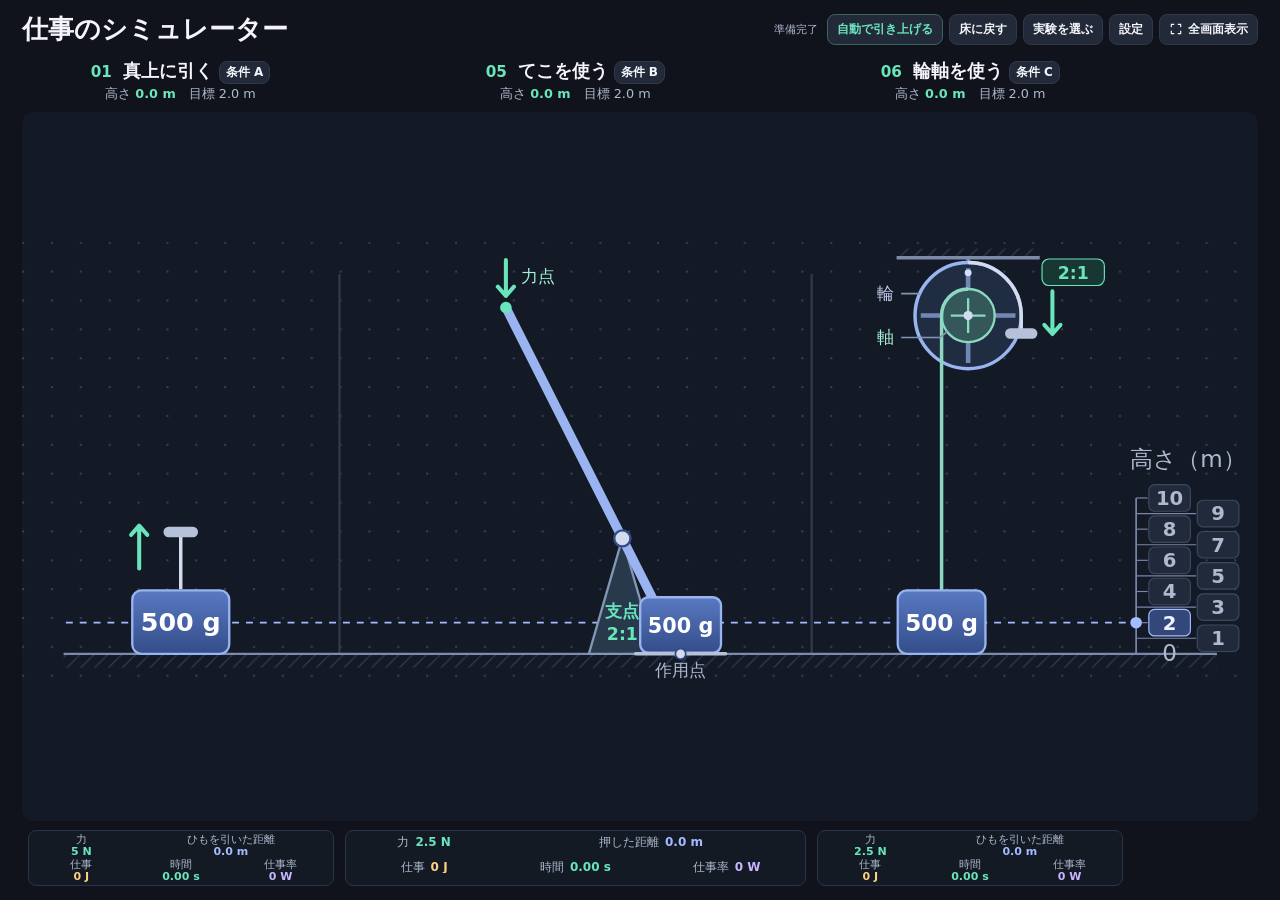
<file: lift-simulator.html>
<!doctype html>
<html lang="ja">
<head>
  <meta charset="utf-8">
  <meta name="viewport" content="width=device-width, initial-scale=1">
  <meta name="theme-color" content="#10131b">
  <title>仕事のシミュレーター｜直接・定滑車・動滑車・斜面・てこ・輪軸</title>
  <link rel="icon" type="image/svg+xml" href="data:image/svg+xml,%3Csvg xmlns='http://www.w3.org/2000/svg' viewBox='0 0 32 32'%3E%3Crect width='32' height='32' rx='8' fill='%23162d50'/%3E%3Cpath d='M8 5h16M16 5v5' stroke='%23b9cae4' stroke-width='2' stroke-linecap='round'/%3E%3Ccircle cx='16' cy='13' r='4.5' fill='%23314665' stroke='%239ab8f5' stroke-width='2'/%3E%3Cpath d='M11.5 13v9M20.5 13v6' stroke='%23e0ebff' stroke-width='1.8'/%3E%3Crect x='8' y='21' width='7' height='6' rx='1.5' fill='%235979c2' stroke='%23b8ccfa' stroke-width='1.5'/%3E%3Cpath d='M20.5 24l-2.5-2.5m2.5 2.5l2.5-2.5' stroke='%237be1d0' stroke-width='2' stroke-linecap='round'/%3E%3C/svg%3E">
  <style>
    :root {
      color-scheme: dark;
      font-family: "Yu Gothic UI", Meiryo, system-ui, sans-serif;
      color: #f3f5fa;
      background: #10131b;
      --line: #30394a;
      --muted: #aeb9ce;
      --mint: #69e5bc;
      --blue: #a4bbff;
      --amber: #ffcf82;
      font-variant-numeric: tabular-nums;
    }
    * { box-sizing: border-box; }
    body { margin: 0; }
    .app {
      height: 100dvh;
      display: grid;
      grid-template-rows: auto minmax(0, 1fr);
      gap: clamp(8px, 1.6vh, 16px);
      padding: clamp(8px, 1.5vh, 16px) clamp(10px, 1.7vw, 28px);
    }
    header, .toolbar, .label-row, .ends, .dialog-footer {
      display: flex;
      justify-content: space-between;
      align-items: center;
    }
    header { gap: 10px; flex-wrap: wrap; }
    h1, h2, p, dl, dd { margin: 0; }
    h1 { font-size: clamp(18px, 2.9vh, 30px); line-height: 1.2; }
    .toolbar { gap: 6px; flex-wrap: wrap; justify-content: flex-start; }
    button {
      font: inherit;
      font-size: 12px;
      font-weight: 700;
      border: 1px solid var(--line);
      border-radius: 8px;
      background: #222939;
      color: inherit;
      padding: 5px 9px;
      min-height: 31px;
      white-space: nowrap;
      cursor: pointer;
    }
    button:hover { background: #2d374a; }
    button:focus-visible, input:focus-visible, select:focus-visible { outline: 3px solid var(--blue); outline-offset: 3px; }
    #fullscreen { display: flex; align-items: center; gap: 5px; }
    .scene { min-height: 0; display: grid; grid-template-rows: repeat(var(--row-count, 1), minmax(0, 1fr)); gap: clamp(8px, 1.6vh, 16px); }
    .experiment-row { min-height: 0; display: grid; grid-template-rows: auto minmax(0, 1fr) auto; gap: clamp(4px, 1vh, 10px); }
    .scene[data-rows="2"] .experiment-row { gap: 4px; }
    .columns { display: grid; grid-template-columns: var(--method-columns, repeat(3, minmax(0, 1fr))); padding-right: var(--ruler-gutter, 7.3%); text-align: center; }
    [hidden] { display: none !important; }
    .methods h2 { font-size: clamp(13px, 1.4vw, 21px); }
    .index { color: var(--mint); font-size: .85em; margin-right: .3em; }
    .methods p { margin-top: 2px; color: var(--muted); font-size: clamp(11px, 1vw, 14px); white-space: nowrap; overflow: hidden; text-overflow: ellipsis; }
    .methods p span { color: var(--mint); font-weight: 700; }
    .experiment-conditions { min-height: 23px; padding: 1px 6px; margin-left: 6px; vertical-align: middle; }
    .methods p .experiment-goal { color: var(--muted); font-weight: 400; }
    .methods .experiment-mass { display: none; }
    .scene[data-rows="2"] .methods h2 { font-size: clamp(12px, 1.2vw, 17px); }
    .scene[data-rows="2"] .methods .experiment-mass { display: inline; color: var(--muted); font-weight: 400; }
    .experiment-diagram {
      display: block;
      width: 100%;
      height: 100%;
      min-height: 0;
      cursor: ns-resize;
      background: #131925;
      border-radius: 12px;
    }
    .experiment-diagram text { font-family: inherit; }
    .force-target { cursor: pointer; }
    .force-target:hover rect, .force-target:focus-visible rect { stroke: var(--mint); stroke-width: 3; }
    .slope-angle-button { cursor: pointer; color: var(--mint); }
    .slope-angle-button rect { fill: #183733; stroke: currentColor; }
    .slope-angle-button:hover rect, .slope-angle-button:focus-visible rect { fill: #254943; stroke-width: 2.5; }
    .slope-angle-button text { fill: currentColor; font-size: 16px; font-weight: 800; }
    .lever-pivot-button { cursor: pointer; color: var(--mint); }
    .lever-pivot-button text { fill: currentColor; font-size: 15px; font-weight: 800; }
    .lever-pivot-button:hover path, .lever-pivot-button:focus-visible path { fill: #69e5bc19; }
    .lever-pivot-button:hover circle, .lever-pivot-button:focus-visible circle { stroke: currentColor; stroke-width: 3; }
    .moving-wheel-bank { cursor: pointer; }
    .moving-wheel-bank:hover .moving-sheave, .moving-wheel-bank:focus-visible .moving-sheave { stroke: var(--mint); stroke-width: 3; }
    .wheel-axle-button { cursor: pointer; color: var(--mint); }
    .wheel-axle-button .ratio-badge { fill: #183733; stroke: currentColor; }
    .wheel-axle-button:hover .ratio-badge, .wheel-axle-button:focus-visible .ratio-badge { fill: #254943; stroke-width: 2.5; }
    .wheel-axle-button text { fill: currentColor; font-size: 15px; font-weight: 800; }
    .wheel-axle-face { --face-fill: #202c42; --face-rim: #99b4f0; --face-spokes: #7188b4; }
    .wheel-axle-face.axle-face { --face-fill: #34575a; --face-rim: #8cd8c1; --face-spokes: #8cd8c1; }
    .wheel-axle-face .face { fill: var(--face-fill); stroke: var(--face-rim); }
    .wheel-axle-face .spokes { stroke: var(--face-spokes); }
    .target-height-tick { cursor: pointer; color: var(--muted); }
    .target-height-tick rect { fill: #202a3a; stroke: #3b4960; }
    .target-height-tick text { fill: currentColor; font-size: 17px; font-weight: 700; }
    .target-height-tick:hover rect, .target-height-tick:focus-visible rect { stroke: var(--blue); stroke-width: 2; }
    .target-height-tick[aria-pressed="true"] { color: #eff3ff; }
    .target-height-tick[aria-pressed="true"] rect { fill: #34477b; stroke: var(--blue); }
    .readings dl {
      container: readout / inline-size;
      display: grid;
      grid-template-columns: repeat(6, minmax(0, 1fr));
      gap: 2px 3px;
      min-width: 0;
      margin-inline: clamp(2px, .45vw, 8px);
      padding: 3px 4px;
      border: 1px solid #293447;
      border-radius: 8px;
      background: #141a24;
    }
    .readings dl > div {
      display: grid;
      grid-column: span 2;
      grid-template-rows: repeat(2, 1.05em);
      min-width: 0;
      align-items: center;
      font-size: 11px;
      line-height: 1;
      white-space: nowrap;
    }
    .readings dl > .distance { grid-column: span 4; }
    .readings dt { color: var(--muted); overflow: hidden; text-overflow: ellipsis; }
    .readings dd { min-width: 0; overflow: hidden; text-overflow: ellipsis; }
    @container readout (min-width: 350px) {
      .readings dl > div { display: flex; justify-content: center; align-items: center; gap: 6px; height: 16px; font-size: 12px; }
    }
    @media (max-height: 500px) {
      .scene[data-rows="2"] .experiment-row { gap: 2px; }
      .scene[data-rows="2"] .readings dl { padding: 2px; }
      .scene[data-rows="2"] .readings dl > div { display: flex; justify-content: center; align-items: center; gap: 3px; height: 15px; font-size: 10px; }
      .scene[data-rows="2"] .readings dd { flex-shrink: 0; max-width: 100%; }
    }
    .readings output { color: var(--mint); }
    .readings .distance output { color: var(--blue); }
    .readings .work output { color: var(--amber); }
    .readings .power output { color: #c9b5ff; }
    output { font-weight: 800; white-space: nowrap; }
    .phase { font-size: 11px; color: var(--muted); white-space: nowrap; padding-inline: 3px; }
    #lift { border-color: #3b645a; color: var(--mint); }
    dialog {
      width: min(380px, calc(100% - 24px));
      max-height: calc(100% - 24px);
      padding: 20px;
      border: 1px solid var(--line);
      border-radius: 14px;
      background: #181d28;
      color: inherit;
    }
    dialog::backdrop { background: #080b11b3; }
    .quick-choice-dialog { width: min(300px, calc(100% - 24px)); }
    .quick-choices { display: flex; gap: 8px; }
    .quick-choices button { flex: 1; font-size: 15px; }
    .quick-choices button[aria-pressed="true"] { color: var(--mint); border-color: var(--mint); }
    .choice-label { color: var(--muted); font-size: 13px; }
    #force-dialog { width: min(500px, calc(100% - 24px)); }
    #force-dialog form { gap: 10px; }
    #force-method { color: var(--muted); font-size: 13px; }
    #force-diagram { display: block; width: 100%; max-height: 52dvh; background: #131925; border-radius: 10px; }
    .force-vector { color: var(--mint); }
    .force-vector.gravity { color: var(--blue); }
    .force-vector.normal { color: var(--amber); }
    .force-vector.component { color: #c9b5ff; }
    .force-vector path { fill: none; stroke: currentColor; stroke-width: 4; stroke-linecap: round; stroke-linejoin: round; }
    .force-vector.component .shaft { stroke-dasharray: 6 5; stroke-width: 3; }
    .force-vector text { fill: currentColor; font-size: 14px; font-weight: 700; }
    .force-vector .magnitude { font-size: 17px; }
    #slope-force-options { display: flex; align-items: center; justify-content: space-between; flex-wrap: wrap; gap: 6px 12px; }
    #slope-force-options .label-row { gap: 6px; font-size: 13px; font-weight: 400; }
    #normal-control { display: flex; align-items: center; gap: 6px; font-size: 13px; }
    #show-normal { accent-color: var(--amber); }
    #radical-reference { margin-right: auto; color: var(--muted); font-size: 13px; }
    .settings { display: grid; gap: 16px; }
    .settings h2 { font-size: 19px; }
    .label-row { font-size: 14px; font-weight: 700; }
    .label-row output { font-size: 18px; }
    .inline-range { gap: 8px; }
    .inline-range input[type=range] { flex: 1; min-width: 40px; width: auto; margin: 0; }
    .label-row select {
      font: inherit;
      color: inherit;
      background: #222939;
      border: 1px solid var(--line);
      border-radius: 8px;
      padding: 5px 9px;
    }
    .ends { color: var(--muted); font-size: 12px; }
    #open-wheel-test { min-height: 26px; padding: 2px 8px; }
    #wheel-test-dialog { width: min(480px, calc(100% - 24px)); }
    #wheel-test-line { display: block; width: 100%; background: #131925; border-radius: 10px; cursor: ew-resize; }
    #wheel-test-position { color: var(--mint); font-size: 18px; }
    input[type=range] { width: 100%; height: 19px; margin: 3px 0 0; accent-color: var(--mint); cursor: pointer; }
    .dialog-footer { justify-content: flex-end; }
    @media (max-height: 500px) {
      #settings-dialog { padding: 14px; }
      #settings-dialog .settings { gap: 8px; }
    }
    #methods-dialog { width: min(540px, calc(100% - 24px)); }
    .method-picker { display: grid; grid-template-columns: repeat(2, minmax(0, 1fr)); gap: 10px 14px; padding: 0; margin: 0; border: 0; }
    .method-picker legend { margin-bottom: 8px; padding: 0; font-size: 13px; color: var(--muted); }
    .method-picker .label-row { display: grid; gap: 3px; }
    .method-picker select { min-width: 0; width: 100%; }
    #fullscreen-status:empty { display: none; }
    #fullscreen-status { position: fixed; right: 20px; bottom: 20px; background: #272e40; padding: 12px; border-radius: 8px; }
  </style>
</head>
<body>
  <div class="app">
    <header>
      <h1>仕事のシミュレーター</h1>
      <div class="toolbar">
        <span id="phase" class="phase" role="status">準備完了</span>
        <button type="button" id="lift">自動で引き上げる</button>
        <button type="button" id="reset">床に戻す</button>
        <button type="button" id="open-methods" aria-haspopup="dialog">実験を選ぶ</button>
        <button type="button" id="open-settings" aria-haspopup="dialog">設定</button>
        <button type="button" id="fullscreen" aria-pressed="false">
          <svg width="14" height="14" viewBox="0 0 24 24" fill="none" stroke="currentColor" stroke-width="2" aria-hidden="true"><path d="M9 4H4v5m11-5h5v5M4 15v5h5m11-5v5h-5"/></svg>
          <span id="fullscreen-label">全画面表示</span>
        </button>
      </div>
    </header>
    <main class="scene">
      <div class="experiment-row">
        <div class="columns methods">
          <div data-method="direct"><h2><span class="index">01</span> 真上に引く</h2><p>高さ <span data-reading="height" id="current-height">0.0 m</span></p></div>
          <div data-method="fixed" hidden><h2><span class="index">02</span> 定滑車</h2><p>高さ <span data-reading="height" id="fixed-height">0.0 m</span></p></div>
          <div data-method="moving" hidden><h2><span class="index">03</span> 動滑車 <span id="moving-count-label">1個</span></h2><p>高さ <span data-reading="height" id="moving-height">0.0 m</span></p></div>
          <div data-method="slope" hidden><h2><span class="index">04</span> 斜面を使う <span id="slope-angle-label">30°</span></h2><p>高さ <span data-reading="height" id="slope-height">0.0 m</span></p></div>
          <div data-method="lever"><h2><span class="index">05</span> てこを使う</h2><p>高さ <span data-reading="height" id="lever-height">0.0 m</span></p></div>
          <div data-method="wheel-axle"><h2><span class="index">06</span> 輪軸を使う</h2><p>高さ <span data-reading="height" id="wheel-axle-height">0.0 m</span></p></div>
        </div>
        <svg id="diagram" class="experiment-diagram" viewBox="0 0 890 390" role="group" aria-labelledby="diagram-title diagram-desc">
          <title id="diagram-title">選択した実験の比較</title>
          <desc id="diagram-desc">図の上でホイールを下に回すと、選んだ実験のひもや力点を同じ距離だけ動かします。</desc>
          <defs>
            <pattern id="grid" width="25" height="25" patternUnits="userSpaceOnUse">
              <circle cx="1" cy="1" r="1" fill="#37435a"/>
            </pattern>
            <pattern id="floor" width="12" height="12" patternUnits="userSpaceOnUse">
              <path d="M0 12 12 0" stroke="#35415a"/>
            </pattern>
            <linearGradient id="box" x2="0" y2="100%">
              <stop stop-color="#5979c2"/>
              <stop offset="1" stop-color="#344d89"/>
            </linearGradient>
          </defs>
          <rect id="grid-plane" width="890" height="390" fill="url(#grid)"/>
          <path id="dividers" d="M284 28V357M560 28V357" stroke="#30394a" stroke-width="2"/>
          <rect id="floor-fill" x="36" y="357" width="818" height="12" fill="url(#floor)"/>
          <line id="floor-line" x1="36" x2="854" y1="357" y2="357" stroke="#7c8baa" stroke-width="2"/>
          <line id="target-line" x1="38" x2="831" y1="330" y2="330" stroke="#a4bbff" stroke-width="1.5" stroke-dasharray="6 6"/>
          <g id="experiment-target-lines" stroke="#a4bbff" stroke-width="1.5" stroke-dasharray="6 6"/>
          <g id="height-ruler">
            <path d="M831 222V357" stroke="#7787a7" stroke-width="1.5"/>
            <text x="876" y="195" text-anchor="middle" fill="#aeb9ce" font-size="20">高さ（m）</text>
            <g id="ticks" fill="#aeb9ce" font-size="20"></g>
            <circle id="target-marker" cx="831" cy="330" r="5" fill="#a4bbff"/>
            <g id="experiment-target-markers" fill="#a4bbff"/>
          </g>
          <g id="direct-diagram" data-method="direct">
            <g id="load">
              <path d="M160 254v47" stroke="#d3dcee" stroke-width="3"/>
              <rect x="145" y="247" width="30" height="9" rx="4.5" fill="#b5c2d9"/>
              <g class="force-target" data-force-target="direct" role="button" tabindex="0" aria-haspopup="dialog" aria-label="真上に引く場合の力の図">
                <rect x="118" y="302" width="84" height="55" rx="8" fill="url(#box)" stroke="#99b4f0" stroke-width="2"/>
                <text id="mass-in-scene" data-reading="mass" x="160" y="337" text-anchor="middle" fill="#fff" font-size="22" font-weight="700">500 g</text>
              </g>
            </g>
            <g id="pull-arrow">
              <path d="M124 283v-37m-7 8 7-8 7 8" fill="none" stroke="#69e5bc" stroke-width="3.5" stroke-linecap="round" stroke-linejoin="round"/>
            </g>
          </g>
          <g id="fixed-diagram" data-method="fixed" hidden>
            <g aria-hidden="true">
              <rect x="451" y="15" width="134" height="10" fill="url(#floor)"/>
              <path d="M451 25H585M518 25V56" fill="none" stroke="#7c8baa" stroke-width="3"/>
              <circle cx="518" cy="56" r="22" fill="#344361" stroke="#8b9dbe" stroke-width="2"/>
              <path id="pulley-spokes" d="M502 56H534M518 40V72" stroke="#8b9dbe" stroke-width="2"/>
              <circle cx="518" cy="56" r="5" fill="#d3dcee"/>
              <path id="pulley-rope" d="M494 302V56a24 24 0 0 1 48 0V105" fill="none" stroke="#d3dcee" stroke-width="3"/>
            </g>
            <g id="pulley-load" class="force-target" data-force-target="fixed" role="button" tabindex="0" aria-haspopup="dialog" aria-label="定滑車を使う場合の力の図">
              <rect x="452" y="302" width="84" height="55" rx="8" fill="url(#box)" stroke="#99b4f0" stroke-width="2"/>
              <text id="pulley-mass" data-reading="mass" x="494" y="337" text-anchor="middle" fill="#fff" font-size="22" font-weight="700">500 g</text>
            </g>
            <g id="pulley-pull">
              <rect x="527" y="100" width="30" height="9" rx="4.5" fill="#b5c2d9"/>
              <path d="M577 94v37m-7-8 7 8 7-8" fill="none" stroke="#69e5bc" stroke-width="3.5" stroke-linecap="round" stroke-linejoin="round"/>
            </g>
          </g>
          <g id="moving-diagram" data-method="moving" hidden>
            <g id="moving-fixed-bank" aria-hidden="true"></g>
            <g id="moving-wheel-bank" role="button" tabindex="0" aria-haspopup="dialog" aria-controls="moving-count-dialog" aria-label="動滑車の個数を変更"></g>
            <g id="moving-load">
              <g class="force-target" data-force-target="moving" role="button" tabindex="0" aria-haspopup="dialog" aria-label="動滑車を使う場合の力の図">
                <rect x="627" y="302" width="84" height="55" rx="8" fill="url(#box)" stroke="#99b4f0" stroke-width="2"/>
                <text id="moving-mass" data-reading="mass" x="669" y="337" text-anchor="middle" fill="#fff" font-size="22" font-weight="700">500 g</text>
              </g>
            </g>
            <path id="moving-rope" fill="none" stroke="#d3dcee" stroke-width="3" pointer-events="none"/>
            <path id="supporting-rope" fill="none" stroke="#8cd8c1" stroke-width="3" pointer-events="none"/>
            <path id="moving-flow" fill="none" stroke="#69e5bc" stroke-width="3" stroke-dasharray="3 15" pointer-events="none"/>
            <g id="moving-pull" pointer-events="none">
              <rect id="moving-grip" x="-15" y="-5" width="30" height="9" rx="4.5" fill="#b5c2d9"/>
              <path d="M28-36v37m-7-8 7 8 7-8" fill="none" stroke="#69e5bc" stroke-width="3.5" stroke-linecap="round" stroke-linejoin="round"/>
            </g>
          </g>
          <g id="slope-diagram" data-method="slope" hidden>
            <path id="slope-track" fill="#28394c" fill-opacity=".72" stroke="#8297b5" stroke-width="2" stroke-linejoin="round"/>
            <path id="slope-angle-arc" fill="none" stroke="#69e5bc" stroke-width="2"/>
            <g id="slope-load">
              <g id="slope-carriage">
                <g class="force-target" data-force-target="slope" role="button" tabindex="0" aria-haspopup="dialog" aria-label="斜面を使う場合の力の図">
                  <rect x="0" y="-37" width="68" height="37" rx="5" fill="url(#box)" stroke="#99b4f0" stroke-width="2"/>
                  <circle r="2.5" fill="#a4bbff"/>
                  <text data-reading="mass" x="34" y="-13" text-anchor="middle" fill="#fff" font-size="16" font-weight="700">500 g</text>
                </g>
                <path d="M68 -16H95" stroke="#d3dcee" stroke-width="3"/>
                <rect x="92" y="-24" width="7" height="16" rx="3" fill="#b5c2d9"/>
                <path d="M79 -37H109m-7-7 7 7-7 7" fill="none" stroke="#69e5bc" stroke-width="3.5" stroke-linecap="round" stroke-linejoin="round"/>
              </g>
            </g>
            <g id="slope-angle-button" role="button" tabindex="0" aria-haspopup="dialog" aria-controls="slope-angle-dialog" aria-label="斜面の角度を変更">
              <rect x="-30" y="-12" width="60" height="24" rx="6"/>
              <text id="slope-angle-value" x="-5" y="5" text-anchor="middle">30°</text>
              <path d="M14 -2l4 4 4-4" fill="none" stroke="currentColor" stroke-width="1.5" stroke-linecap="round" stroke-linejoin="round"/>
            </g>
          </g>
          <g id="lever-diagram" data-method="lever">
            <path d="M240 257 211 357H269Z" fill="#28394c" stroke="#8297b5" stroke-width="2" stroke-linejoin="round"/>
            <line id="lever-beam" stroke="#99b4f0" stroke-width="8" stroke-linecap="round"/>
            <g id="lever-pivot-button" role="button" tabindex="0" aria-haspopup="dialog" aria-controls="lever-ratio-dialog" aria-label="てこの長さの比と向きを変更">
              <path d="M240 257 211 357H269Z" fill="transparent"/>
              <circle cx="240" cy="257" r="7" fill="#d3dcee" stroke="#344d89" stroke-width="2"/>
              <text x="240" y="325" text-anchor="middle">支点</text>
              <text id="lever-ratio-label" x="240" y="345" text-anchor="middle">2:1</text>
            </g>
            <g id="lever-effort">
              <circle r="5" fill="#69e5bc"/>
              <path d="M0-41V-10m-7-8 7 8 7-8" fill="none" stroke="#69e5bc" stroke-width="3.5" stroke-linecap="round" stroke-linejoin="round"/>
              <text id="lever-effort-label" x="13" y="-22" fill="#a5efd7" font-size="15">力点</text>
            </g>
            <g id="lever-load">
              <g class="force-target" data-force-target="lever" role="button" tabindex="0" aria-haspopup="dialog" aria-label="てこを使う場合の力の図">
                <rect x="-35" y="-49" width="70" height="48" rx="7" fill="url(#box)" stroke="#99b4f0" stroke-width="2"/>
                <text data-reading="mass" x="0" y="-18" text-anchor="middle" fill="#fff" font-size="18" font-weight="700">500 g</text>
              </g>
              <path d="M-39 0H39" stroke="#b5c2d9" stroke-width="3" stroke-linecap="round"/>
              <circle r="4.5" fill="#d3dcee" stroke="#344d89" stroke-width="1.5"/>
              <text x="0" y="19" text-anchor="middle" fill="#aeb9ce" font-size="15">作用点</text>
            </g>
          </g>
          <g id="wheel-axle-diagram" data-method="wheel-axle">
            <rect x="68" y="6" width="124" height="8" fill="url(#floor)"/>
            <path d="M68 14H192M130 14V64" fill="none" stroke="#7c8baa" stroke-width="3"/>
            <g id="wheel-axle-button" role="button" tabindex="0" aria-haspopup="dialog" aria-controls="wheel-axle-ratio-dialog" aria-label="輪軸の半径の比を変更">
              <g id="wheel-axle-spokes">
                <g id="wheel-axle-outer" class="wheel-axle-face">
                  <circle class="face" cx="130" cy="64" r="46" stroke-width="3"/>
                  <path class="spokes" d="M89 64H171M130 23V105" stroke-width="4"/>
                  <circle cx="130" cy="27" r="3" fill="#d3deff"/>
                </g>
                <g id="wheel-axle-inner" class="wheel-axle-face axle-face">
                  <circle class="face" cx="130" cy="64" r="23" stroke-width="2"/>
                  <path class="spokes" d="M115 64H145M130 49V79" stroke-width="2"/>
                  <circle cx="130" cy="64" r="4" fill="#d3dcee"/>
                </g>
              </g>
              <rect class="ratio-badge" x="194" y="15" width="54" height="23" rx="6"/>
              <text id="wheel-axle-ratio-label" x="221" y="32" text-anchor="middle">2:1</text>
            </g>
            <path id="wheel-axle-effort-rope" fill="none" stroke="#d3dcee" stroke-width="3" pointer-events="none"/>
            <path id="wheel-axle-load-rope" fill="none" stroke="#8cd8c1" stroke-width="3" pointer-events="none"/>
            <path id="wheel-axle-label-guides" fill="none" stroke="#8297b5" stroke-width="1.5" pointer-events="none"/>
            <text x="66" y="50" text-anchor="end" fill="#c2d0ec" font-size="15">輪</text>
            <text x="66" y="88" text-anchor="end" fill="#a5efd7" font-size="15">軸</text>
            <g id="wheel-axle-effort">
              <rect x="162" y="75" width="28" height="9" rx="4.5" fill="#b5c2d9"/>
              <path d="M203 43v37m-7-8 7 8 7-8" fill="none" stroke="#69e5bc" stroke-width="3.5" stroke-linecap="round" stroke-linejoin="round"/>
            </g>
            <g id="wheel-axle-load" class="force-target" data-force-target="wheel-axle" role="button" tabindex="0" aria-haspopup="dialog" aria-label="輪軸を使う場合の力の図">
              <rect x="69" y="302" width="76" height="55" rx="8" fill="url(#box)" stroke="#99b4f0" stroke-width="2"/>
              <text data-reading="mass" x="107" y="337" text-anchor="middle" fill="#fff" font-size="20" font-weight="700">500 g</text>
            </g>
          </g>
        </svg>
        <div class="columns readings">
          <dl data-method="direct" aria-label="真上に引く">
            <div><dt>力</dt><dd><output data-reading="force" id="force">5 N</output></dd></div>
            <div class="distance"><dt>ひもを引いた距離</dt><dd><output data-reading="distance" id="distance" aria-live="off">0.0 m</output></dd></div>
            <div class="work"><dt>仕事</dt><dd><output data-reading="work" id="work" aria-live="off">0 J</output></dd></div>
            <div><dt>時間</dt><dd><output data-reading="time" aria-live="off">0.00 s</output></dd></div>
            <div class="power"><dt>仕事率</dt><dd><output data-reading="power" aria-live="off">0 W</output></dd></div>
          </dl>
          <dl data-method="fixed" aria-label="定滑車" hidden>
            <div><dt>力</dt><dd><output data-reading="force" id="fixed-force">5 N</output></dd></div>
            <div class="distance"><dt>ひもを引いた距離</dt><dd><output data-reading="distance" id="fixed-distance" aria-live="off">0.0 m</output></dd></div>
            <div class="work"><dt>仕事</dt><dd><output data-reading="work" id="fixed-work" aria-live="off">0 J</output></dd></div>
            <div><dt>時間</dt><dd><output data-reading="time" aria-live="off">0.00 s</output></dd></div>
            <div class="power"><dt>仕事率</dt><dd><output data-reading="power" aria-live="off">0 W</output></dd></div>
          </dl>
          <dl data-method="moving" aria-label="動滑車" hidden>
            <div><dt>力</dt><dd><output data-reading="force" id="moving-force">2.5 N</output></dd></div>
            <div class="distance"><dt>ひもを引いた距離</dt><dd><output data-reading="distance" id="moving-distance" aria-live="off">0.0 m</output></dd></div>
            <div class="work"><dt>仕事</dt><dd><output data-reading="work" id="moving-work" aria-live="off">0 J</output></dd></div>
            <div><dt>時間</dt><dd><output data-reading="time" aria-live="off">0.00 s</output></dd></div>
            <div class="power"><dt>仕事率</dt><dd><output data-reading="power" aria-live="off">0 W</output></dd></div>
          </dl>
          <dl data-method="slope" aria-label="斜面" hidden>
            <div><dt>力</dt><dd><output data-reading="force" id="slope-force">2.5 N</output></dd></div>
            <div class="distance"><dt>ひもを引いた距離</dt><dd><output data-reading="distance" id="slope-distance" aria-live="off">0.0 m</output></dd></div>
            <div class="work"><dt>仕事</dt><dd><output data-reading="work" id="slope-work" aria-live="off">0 J</output></dd></div>
            <div><dt>時間</dt><dd><output data-reading="time" aria-live="off">0.00 s</output></dd></div>
            <div class="power"><dt>仕事率</dt><dd><output data-reading="power" aria-live="off">0 W</output></dd></div>
          </dl>
          <dl data-method="lever" aria-label="てこ">
            <div><dt>力</dt><dd><output data-reading="force" id="lever-force">2.5 N</output></dd></div>
            <div class="distance"><dt>押した距離</dt><dd><output data-reading="distance" id="lever-distance" aria-live="off">0.0 m</output></dd></div>
            <div class="work"><dt>仕事</dt><dd><output data-reading="work" id="lever-work" aria-live="off">0 J</output></dd></div>
            <div><dt>時間</dt><dd><output data-reading="time" aria-live="off">0.00 s</output></dd></div>
            <div class="power"><dt>仕事率</dt><dd><output data-reading="power" aria-live="off">0 W</output></dd></div>
          </dl>
          <dl data-method="wheel-axle" aria-label="輪軸">
            <div><dt>力</dt><dd><output data-reading="force" id="wheel-axle-force">2.5 N</output></dd></div>
            <div class="distance"><dt>ひもを引いた距離</dt><dd><output data-reading="distance" id="wheel-axle-distance" aria-live="off">0.0 m</output></dd></div>
            <div class="work"><dt>仕事</dt><dd><output data-reading="work" id="wheel-axle-work" aria-live="off">0 J</output></dd></div>
            <div><dt>時間</dt><dd><output data-reading="time" aria-live="off">0.00 s</output></dd></div>
            <div class="power"><dt>仕事率</dt><dd><output data-reading="power" aria-live="off">0 W</output></dd></div>
          </dl>
        </div>
      </div>
    </main>
    <dialog id="force-dialog" aria-labelledby="force-title" aria-describedby="force-method">
      <form class="settings" method="dialog">
        <div><h2 id="force-title">引き上げるときに物体に働く力</h2><p id="force-method"></p></div>
        <svg id="force-diagram" viewBox="0 0 460 318" role="img" aria-label="力の向きと大きさ">
          <g id="force-pulley" hidden>
            <path d="M230 77V133" stroke="#8297b5" stroke-width="4"/>
            <circle cx="230" cy="77" r="22" fill="#34575a" stroke="#8cd8c1" stroke-width="2"/>
            <path d="M206 37V77a24 24 0 0 0 48 0V37" fill="none" stroke="#d3dcee" stroke-width="2"/>
            <path d="M215 77H245M230 62V92" stroke="#8cd8c1" stroke-width="2"/>
            <circle cx="230" cy="77" r="4" fill="#d3dcee"/>
          </g>
          <g id="force-pulley-bank" hidden></g>
          <g id="force-object">
            <path id="force-ramp" d="M-51 25H51" stroke="#8297b5" stroke-width="3"/>
            <rect x="-37" y="-25" width="74" height="50" rx="6" fill="#344d89" stroke="#99b4f0" stroke-width="2"/>
          </g>
          <g id="force-gravity" class="force-vector gravity">
            <path class="shaft"/><path/><text><tspan></tspan><tspan class="magnitude" dy="19"></tspan></text>
          </g>
          <g id="force-pull" class="force-vector">
            <path class="shaft"/><path/><text><tspan></tspan><tspan class="magnitude" dy="19"></tspan></text>
          </g>
          <g id="force-pull-second" class="force-vector" hidden>
            <path class="shaft"/><path/><text><tspan></tspan><tspan class="magnitude" dy="19"></tspan></text>
          </g>
          <g id="force-normal" class="force-vector normal" hidden>
            <path class="shaft"/><path/><text><tspan></tspan><tspan class="magnitude" dy="19"></tspan></text>
          </g>
          <g id="force-components" hidden>
            <g id="force-parallel" class="force-vector component">
              <path class="shaft"/><path/><text><tspan></tspan><tspan class="magnitude" dy="19"></tspan></text>
            </g>
            <g id="force-perpendicular" class="force-vector component">
              <path class="shaft"/><path/><text><tspan></tspan><tspan class="magnitude" dy="19"></tspan></text>
            </g>
          </g>
        </svg>
        <div id="slope-force-options" hidden>
          <label id="normal-control"><input id="show-normal" type="checkbox" checked>垂直抗力を表示</label>
          <div class="label-row">
            <label for="force-notation">力の表記</label>
            <select id="force-notation">
              <option value="approximate">近似値で表示</option>
              <option value="radical">ルートで表示</option>
            </select>
          </div>
        </div>
        <div class="dialog-footer">
          <span id="radical-reference" hidden>√2 ≈ 1.414　√3 ≈ 1.732</span>
          <button type="submit" autofocus>閉じる</button>
        </div>
      </form>
    </dialog>
    <dialog id="methods-dialog" aria-labelledby="methods-title">
      <form id="method-selection" class="settings" method="dialog">
        <h2 id="methods-title">実験を選ぶ</h2>
        <fieldset id="experiment-slots" class="method-picker">
          <legend>比べる実験（最大6つ）</legend>
        </fieldset>
        <div class="dialog-footer"><button type="submit">完了</button></div>
      </form>
    </dialog>
    <dialog id="experiment-settings-dialog" aria-labelledby="experiment-settings-title">
      <form class="settings" method="dialog">
        <h2 id="experiment-settings-title">実験の条件</h2>
        <div>
          <div class="label-row"><label for="experiment-mass">物体の質量</label><output id="experiment-mass-value" for="experiment-mass"></output></div>
          <input type="range" id="experiment-mass" min="100" max="2000" step="100" value="500">
        </div>
        <div>
          <div class="label-row"><label for="experiment-height">目標の高さ</label><output id="experiment-height-value" for="experiment-height"></output></div>
          <input type="range" id="experiment-height" min="1" max="100" step="1" value="20">
        </div>
        <div class="label-row" data-condition="slope" hidden>
          <label for="experiment-angle">斜面の角度</label>
          <select id="experiment-angle"><option value="30">30°</option><option value="45">45°</option><option value="60">60°</option></select>
        </div>
        <div class="label-row" data-condition="moving" hidden>
          <label for="experiment-moving-count">動滑車の個数</label>
          <select id="experiment-moving-count"><option>1</option><option>2</option><option>3</option><option>4</option></select>
        </div>
        <div class="label-row" data-condition="lever" hidden>
          <label for="experiment-lever-ratio">力点側と作用点側の長さの比</label>
          <select id="experiment-lever-ratio"><option>1:2</option><option>1:1</option><option>2:1</option></select>
        </div>
        <div class="label-row" data-condition="lever" hidden>
          <label for="experiment-lever-direction">てこの向き</label>
          <select id="experiment-lever-direction"><option value="left">左を押す</option><option value="right">右を押す</option></select>
        </div>
        <div class="label-row" data-condition="wheel-axle" hidden>
          <label for="experiment-wheel-ratio">輪と軸の半径の比</label>
          <select id="experiment-wheel-ratio"><option>1:2</option><option>2:1</option></select>
        </div>
        <div class="dialog-footer"><button type="submit">完了</button></div>
      </form>
    </dialog>
    <dialog id="moving-count-dialog" class="quick-choice-dialog" aria-labelledby="moving-count-title">
      <form class="settings" method="dialog">
        <h2 id="moving-count-title">動滑車の個数</h2>
        <div class="quick-choices">
          <button type="submit" value="1">1個</button>
          <button type="submit" value="2">2個</button>
          <button type="submit" value="3">3個</button>
          <button type="submit" value="4">4個</button>
        </div>
      </form>
    </dialog>
    <dialog id="slope-angle-dialog" class="quick-choice-dialog" aria-labelledby="slope-angle-title">
      <form class="settings" method="dialog">
        <h2 id="slope-angle-title">斜面の角度</h2>
        <div id="slope-angle-choices" class="quick-choices"></div>
      </form>
    </dialog>
    <dialog id="lever-ratio-dialog" class="quick-choice-dialog" aria-labelledby="lever-ratio-title" aria-describedby="lever-ratio-order">
      <form class="settings" method="dialog">
        <div>
          <h2 id="lever-ratio-title">てこの設定</h2>
          <p id="lever-ratio-order" class="choice-label">支点〜力点 : 支点〜作用点</p>
        </div>
        <div class="quick-choices">
          <button type="submit" value="1:2">1:2</button>
          <button type="submit" value="1:1">1:1</button>
          <button type="submit" value="2:1">2:1</button>
        </div>
        <div class="quick-choices" role="group" aria-label="てこの向き">
          <button type="submit" name="direction" value="left">左を押す</button>
          <button type="submit" name="direction" value="right">右を押す</button>
        </div>
      </form>
    </dialog>
    <dialog id="wheel-axle-ratio-dialog" class="quick-choice-dialog" aria-labelledby="wheel-axle-ratio-title" aria-describedby="wheel-axle-ratio-order">
      <form class="settings" method="dialog">
        <div>
          <h2 id="wheel-axle-ratio-title">輪軸の半径の比</h2>
          <p id="wheel-axle-ratio-order" class="choice-label">輪の半径 : 軸の半径</p>
        </div>
        <div class="quick-choices">
          <button type="submit" value="1:2">1:2</button>
          <button type="submit" value="2:1">2:1</button>
        </div>
      </form>
    </dialog>
    <dialog id="settings-dialog" aria-labelledby="settings-title">
      <form class="settings" method="dialog">
        <h2 id="settings-title">共通設定</h2>
        <div>
          <div class="label-row"><label for="mass">物体の質量</label><output id="mass-value" for="mass">500 g</output></div>
          <input type="range" id="mass" min="100" max="2000" step="100" value="500" aria-valuetext="500 グラム">
          <div class="ends"><span>100 g</span><span>2,000 g</span></div>
        </div>
        <div>
          <div class="label-row"><label for="height">目標の高さ</label><output id="height-value" for="height">2.0 m</output></div>
          <input type="range" id="height" min="1" max="100" step="1" value="20" aria-valuetext="2.0 メートル">
          <div class="ends"><span>0.1 m</span><span>10.0 m</span></div>
        </div>
        <div>
          <div class="label-row"><label for="wheel-distance">ホイール1目盛りで引く距離</label><output id="wheel-distance-value" for="wheel-distance">0.20 m</output></div>
          <input type="range" id="wheel-distance" min="5" max="200" step="5" value="20" aria-valuetext="0.20 メートル">
          <div class="ends">
            <span>0.05 m</span>
            <button type="button" id="open-wheel-test" aria-haspopup="dialog" aria-controls="wheel-test-dialog">ホイールを試す</button>
            <span>2.00 m</span>
          </div>
        </div>
        <div class="label-row inline-range">
          <label for="auto-speed">自動で1秒に引く距離</label>
          <input type="range" id="auto-speed" min="1" max="50" step="1" value="10" aria-valuetext="1秒に1.0 メートル">
          <output id="auto-speed-value" for="auto-speed">1.0 m</output>
        </div>
        <div class="label-row">
          <label for="slope-angle">斜面の角度</label>
          <select id="slope-angle">
            <option value="30">30°</option>
            <option value="45">45°</option>
            <option value="60">60°</option>
          </select>
        </div>
        <div class="dialog-footer"><button type="submit">完了</button></div>
      </form>
    </dialog>
    <dialog id="wheel-test-dialog" aria-labelledby="wheel-test-title">
      <form class="settings" method="dialog">
        <div class="label-row">
          <h2 id="wheel-test-title">ホイールを試す</h2>
          <output id="wheel-test-position" aria-label="点の位置" aria-live="off">0.00 m</output>
        </div>
        <svg id="wheel-test-line" viewBox="0 0 360 96" role="img" aria-label="0 mから3 mまでの線分">
          <path d="M30 42H330" stroke="#a4bbff" stroke-width="3" stroke-linecap="round"/>
          <path d="M30 35V50M130 35V50M230 35V50M330 35V50" stroke="#8297b5" stroke-width="2"/>
          <g fill="#aeb9ce" font-size="14" text-anchor="middle">
            <text x="30" y="72">0 m</text><text x="130" y="72">1 m</text>
            <text x="230" y="72">2 m</text><text x="330" y="72">3 m</text>
          </g>
          <circle id="wheel-test-point" cx="30" cy="42" r="8" fill="#69e5bc" stroke="#131925" stroke-width="2"/>
        </svg>
        <div class="dialog-footer"><button type="submit">設定に戻る</button></div>
      </form>
    </dialog>
    <p id="fullscreen-status" role="status"></p>
  </div>
  <script>
    const byId = id => document.getElementById(id);
    const massInput = byId('mass');
    const heightInput = byId('height');
    const wheelDistanceInput = byId('wheel-distance');
    const autoSpeedInput = byId('auto-speed');
    const wheelTestDialog = byId('wheel-test-dialog');
    const slopeAngleInput = byId('slope-angle');
    const slopeAngleDialog = byId('slope-angle-dialog');
    const leverRatioDialog = byId('lever-ratio-dialog');
    const wheelAxleRatioDialog = byId('wheel-axle-ratio-dialog');
    const liftButton = byId('lift');
    const resetButton = byId('reset');
    const fullscreenButton = byId('fullscreen');
    const diagram = byId('diagram');
    const scene = document.querySelector('.scene');
    const methodsDialog = byId('methods-dialog');
    const conditionsDialog = byId('experiment-settings-dialog');
    const movingCountDialog = byId('moving-count-dialog');
    const forceDialog = byId('force-dialog');
    const normalToggle = byId('show-normal');
    const forceNotation = byId('force-notation');
    const experimentTypes = new Map([
      ['direct', '01 真上に引く', 1, 160],
      ['fixed', '02 定滑車', 1, 518],
      ['moving', '03 動滑車', 2, 695],
      ['slope', '04 斜面を使う', 2, 137.5],
      ['lever', '05 てこを使う', 2, 205],
      ['wheel-axle', '06 輪軸を使う', 2, 132]
    ].map(([type, name, inputRatio, center]) => {
      const templates = [...document.querySelectorAll(`[data-method="${type}"]`)];
      templates.forEach(template => template.remove());
      return [type, { name, inputRatio, center, templates }];
    }));
    const slotNames = ['A', 'B', 'C', 'D', 'E', 'F'];
    const initialMethods = ['direct', 'lever', 'wheel-axle'];
    const methodInputs = slotNames.map((slot, index) => {
      const row = document.createElement('div');
      row.className = 'label-row';
      const label = document.createElement('label');
      const select = document.createElement('select');
      select.id = `experiment-slot-${slot}`;
      label.htmlFor = select.id;
      label.textContent = `実験 ${slot}`;
      select.add(new Option('選ばない', ''));
      for (const [type, { name }] of experimentTypes) select.add(new Option(name, type));
      select.value = initialMethods[index] ?? '';
      row.append(label, select);
      byId('experiment-slots').append(row);
      return select;
    });
    let slots = slotNames.map(() => null);
    let selectedMethods = [];
    let settingsMethod = null;
    let forceMethod = null;
    const reducedMotion = matchMedia('(prefers-reduced-motion: reduce)');
    const floor = 357;
    const maxHeight = Number(heightInput.max) / 10;
    const pixelsPerMetre = (floor - 222) / maxHeight;
    const rulerWidth = 112;
    const leverGeometry = { pivotX: 240, pivotY: 257, loadArm: 112 };
    const formatNumber = new Intl.NumberFormat('ja-JP', { maximumFractionDigits: 3 });
    const formatMetres = new Intl.NumberFormat('ja-JP', { minimumFractionDigits: 1, maximumFractionDigits: 2 });
    const formatHeight = metres => `${formatMetres.format(metres)} m`;
    let wheelTestPosition = 0;
    let frame = null;
    let phase = 'ready';

    for (let metres = 0; metres <= maxHeight; metres += 1) {
      const y = floor - metres * pixelsPerMetre;
      const x = metres % 2 === 0 ? 842 : 884;
      const tick = `<line x1="831" x2="${x - 1}" y1="${y}" y2="${y}" stroke="#7787a7"/>`;
      const label = `<text x="${x + 18}" y="${y + 6}" text-anchor="middle">${metres}</text>`;
      const marker = metres === 0 ? label :
        `<g class="target-height-tick" data-height="${metres}" role="button" tabindex="0" aria-pressed="false" aria-label="目標の高さを${metres}メートルに変更">
          <rect x="${x}" y="${y - 11.5}" width="36" height="23" rx="5"/>${label}
        </g>`;
      byId('ticks').insertAdjacentHTML('beforeend', tick + marker);
    }
    const firstRow = diagram.closest('.experiment-row');
    const secondRow = firstRow.cloneNode(true);
    secondRow.querySelector('defs').remove();
    const rows = [firstRow, secondRow].map((container, index) => {
      const elements = new Map();
      for (const node of container.querySelectorAll('[id]')) {
        elements.set(node.id, node);
        if (index) node.id = `row-2-${node.id}`;
      }
      const canvas = elements.get('diagram');
      if (index) {
        canvas.setAttribute('aria-labelledby', 'row-2-diagram-title row-2-diagram-desc');
        elements.get('diagram-title').textContent = '選択した実験の比較・下段';
      }
      return {
        container, canvas, element: id => elements.get(id), methods: [],
        ticks: [...canvas.querySelectorAll('.target-height-tick')]
      };
    });
    secondRow.hidden = true;
    scene.append(secondRow);

    function createExperiment(type, index) {
      const { templates, name, inputRatio, center } = experimentTypes.get(type);
      const slot = slotNames[index];
      const panels = templates.map(template => template.cloneNode(true));
      const elements = new Map();
      const readings = {};
      for (const panel of panels) {
        panel.removeAttribute('hidden');
        panel.dataset.slot = slot;
        for (const element of [panel, ...panel.querySelectorAll('[id], [data-reading]')]) {
          if (element.id) {
            elements.set(element.id, element);
            if (element.hasAttribute('aria-haspopup')) element.classList.add(element.id);
            element.id = `experiment-${slot}-${element.id}`;
          }
          if (element.dataset.reading) readings[element.dataset.reading] = element;
        }
      }
      const goalLine = document.createElementNS(diagram.namespaceURI, 'line');
      const goalMarker = document.createElementNS(diagram.namespaceURI, 'circle');
      goalMarker.setAttribute('cx', '831');
      goalMarker.setAttribute('r', '4');
      const goalLabel = document.createElement('span');
      goalLabel.className = 'experiment-goal';
      const massLabel = document.createElement('span');
      massLabel.className = 'experiment-mass';
      panels[0].querySelector('p').append(goalLabel, massLabel);
      const conditions = document.createElement('button');
      conditions.type = 'button';
      conditions.className = 'experiment-conditions';
      conditions.textContent = `条件 ${slot}`;
      conditions.setAttribute('aria-haspopup', 'dialog');
      conditions.setAttribute('aria-label', `実験 ${slot} の条件を設定`);
      panels[0].querySelector('h2').append(conditions);
      const method = {
        type, name, slot, inputRatio, center, columnWidth: 275, panels, readings, diagram: panels[1],
        element: id => elements.get(id), goalLine, goalMarker, goalLabel, massLabel,
        grams: massInput.valueAsNumber, targetHeight: heightInput.valueAsNumber / 10,
        angle: Number(slopeAngleInput.value), ratio: '2:1', reversed: false, pulleyCount: 1,
        height: 0, elapsedMs: 0, manualSince: null
      };
      conditions.addEventListener('click', () => openConditions(method));
      bindExperimentButtons(method);
      updateExperiment(method);
      return method;
    }

    function fitDiagram() {
      const visibleRows = rows.filter(row => row.methods.length);
      if (!visibleRows.length) return;
      const rowWidths = visibleRows.map(row => row.methods.reduce((width, method) => width + method.columnWidth, 0));
      const baseWidth = Math.max(...rowWidths) + rulerWidth;
      for (const row of visibleRows) {
        const columns = row.methods.map(method => `minmax(0, ${method.columnWidth}fr)`).join(' ');
        row.container.style.setProperty('--method-columns', columns);
        row.container.style.setProperty('--ruler-gutter', `${100 * rulerWidth / baseWidth}%`);
      }
      const minHeight = Math.min(...visibleRows.map(row => row.canvas.getBoundingClientRect().height));
      const width = Math.max(baseWidth, diagram.getBoundingClientRect().width * 390 / Math.max(1, minHeight));
      const gutter = width * rulerWidth / baseWidth;
      const rulerX = width - gutter + 6 * width / baseWidth;
      visibleRows.forEach((row, index) => fitDiagramRow(row, width, rulerX, (width - gutter) / rowWidths[index]));
    }

    function fitDiagramRow({ canvas, element, methods, ticks }, width, rulerX, scale) {
      canvas.setAttribute('viewBox', `0 0 ${width} 390`);
      element('grid-plane').setAttribute('width', width);
      element('floor-fill').setAttribute('width', width - 72);
      element('floor-line').setAttribute('x2', width - 36);
      const sharedGoal = methods.every(method => method.targetHeight === methods[0].targetHeight);
      const targetLine = element('target-line');
      const targetMarker = element('target-marker');
      const targetY = floor - methods[0].targetHeight * pixelsPerMetre;
      targetLine.toggleAttribute('hidden', !sharedGoal);
      targetMarker.toggleAttribute('hidden', !sharedGoal);
      targetLine.setAttribute('x2', rulerX);
      targetLine.setAttribute('y1', targetY);
      targetLine.setAttribute('y2', targetY);
      targetMarker.setAttribute('cy', targetY);
      element('height-ruler').setAttribute('transform', `translate(${rulerX - 831} 0)`);
      for (const tick of ticks) {
        tick.setAttribute('aria-pressed', String(methods.some(method => method.targetHeight === Number(tick.dataset.height))));
      }
      let columnStart = 0;
      const dividers = [];
      for (const method of methods) {
        if (columnStart > 0) dividers.push(`M${columnStart} 28V357`);
        const columnWidth = method.columnWidth * scale;
        const offset = columnStart + columnWidth / 2 - method.center;
        method.diagram.setAttribute('transform', `translate(${offset} 0)`);
        const y = floor - method.targetHeight * pixelsPerMetre;
        method.goalLine.toggleAttribute('hidden', sharedGoal);
        method.goalMarker.toggleAttribute('hidden', sharedGoal);
        method.goalLine.setAttribute('x1', columnStart + 12);
        method.goalLine.setAttribute('x2', columnStart + columnWidth - 10);
        method.goalLine.setAttribute('y1', y);
        method.goalLine.setAttribute('y2', y);
        method.goalMarker.setAttribute('cy', y);
        columnStart += columnWidth;
      }
      element('dividers').setAttribute('d', dividers.join(''));
    }

    function updateSlope(method) {
      const { angle, element } = method;
      const radians = angle * Math.PI / 180;
      const sine = angle === 30 ? 0.5 : Math.sin(radians);
      const cosine = Math.cos(radians);
      method.inputRatio = 1 / sine;
      method.runPerRise = cosine / sine;
      method.startX = 6 + 37 * sine;
      method.columnWidth = angle === 30 ? 345 : 275;
      const trackLength = maxHeight * pixelsPerMetre * method.inputRatio + 74;
      const endX = method.startX + trackLength * cosine;
      const endY = floor - trackLength * sine;
      method.center = (method.startX + endX) / 2;
      element('slope-track').setAttribute('d', `M${method.startX} ${floor}L${endX} ${endY}V${floor}Z`);
      const arcRadius = 40;
      element('slope-angle-arc').setAttribute('d',
        `M${method.startX + arcRadius} ${floor}A${arcRadius} ${arcRadius} 0 0 0 ${method.startX + arcRadius * cosine} ${floor - arcRadius * sine}`);
      element('slope-angle-button').setAttribute('transform', `translate(${method.startX + 84} ${floor - 16})`);
      element('slope-angle-button').setAttribute('aria-label', `斜面の角度 ${angle}度。角度を変更`);
      element('slope-carriage').setAttribute('transform', `rotate(${-angle})`);
      element('slope-angle-label').textContent = `${angle}°`;
      element('slope-angle-value').textContent = `${angle}°`;
    }

    function sheaveMarkup(x, y, radius, moving) {
      const rim = moving ? '#8cd8c1' : '#8b9dbe';
      const fill = moving ? '#34575a' : '#344361';
      const spoke = radius - 8;
      return `<g data-sheave>
        <circle class="${moving ? 'moving-sheave' : ''}" cx="${x}" cy="${y}" r="${radius - 2}" fill="${fill}" stroke="${rim}" stroke-width="2"/>
        <path d="M${x - spoke} ${y}H${x + spoke}M${x} ${y - spoke}V${y + spoke}" stroke="${rim}" stroke-width="2"/>
        <circle cx="${x}" cy="${y}" r="4" fill="#d3dcee"/>
      </g>`;
    }

    function updateMovingPulley(method) {
      const { pulleyCount, element } = method;
      const radius = pulleyCount === 1 ? 22 : 18;
      const startX = 647;
      const endX = startX + 4 * radius * pulleyCount;
      const movingX = Array.from({ length: pulleyCount }, (_, index) => startX + (4 * index + 1) * radius);
      const fixedX = movingX.map(x => x + 2 * radius);
      const centre = (movingX[0] + movingX.at(-1)) / 2;
      const movingBank = element('moving-wheel-bank');
      const fixedBank = element('moving-fixed-bank');
      const left = startX - 23;
      const right = endX + 39;
      method.inputRatio = 2 * pulleyCount;
      method.center = (left + right) / 2;
      method.columnWidth = Math.max(275, right - left + 12);
      element('moving-count-label').textContent = `${pulleyCount}個`;
      movingBank.setAttribute('aria-label', `動滑車 ${pulleyCount}個。個数を変更`);
      fixedBank.innerHTML = `<rect x="${left}" y="15" width="${endX - left + 20}" height="10" fill="url(#floor)"/>
        <path d="M${left} 25H${endX + 20}${fixedX.map(x => `M${x} 25V56`).join('')}" fill="none" stroke="#7c8baa" stroke-width="3"/>
        <circle cx="${startX}" cy="28" r="5" fill="#d3dcee"/>
        ${fixedX.map(x => sheaveMarkup(x, 56, radius, false)).join('')}`;
      movingBank.innerHTML = `<rect x="${startX - 5}" y="${265 - radius}" width="${movingX.at(-1) + radius - startX + 10}" height="${2 * radius + 10}" fill="transparent"/>
        <path d="M${movingX[0]} 270H${movingX.at(-1)}M${centre} 270V302" fill="none" stroke="#a4bbff" stroke-width="4"/>
        ${movingX.map(x => sheaveMarkup(x, 270, radius, true)).join('')}`;
      method.pulleys = {
        startX, endX, centre, radius, movingX, fixedX,
        movingSheaves: [...movingBank.querySelectorAll('[data-sheave]')],
        fixedSheaves: [...fixedBank.querySelectorAll('[data-sheave]')]
      };
    }

    function showMovingPulley(method) {
      const { element, pulleys } = method;
      const { startX, endX, centre, radius, movingX, fixedX, movingSheaves, fixedSheaves } = pulleys;
      const rise = method.height * pixelsPerMetre;
      const lowerY = 270 - rise;
      const pull = rise * method.inputRatio;
      const tailY = Math.min(350, 80 + pull);
      const tailContinues = 80 + pull > 350;
      const rotation = rise * 180 / (radius * Math.PI);
      let rope = `M${startX} 28`;
      let support = '';
      movingX.forEach((x, index) => {
        rope += `V${lowerY}a${radius} ${radius} 0 0 0 ${2 * radius} 0V56a${radius} ${radius} 0 0 1 ${2 * radius} 0`;
        support += `M${x - radius} ${index === 0 ? 35 : 56}V${lowerY}M${x + radius} 56V${lowerY}`;
        movingSheaves[index].setAttribute('transform', `rotate(${-(2 * index + 1) * rotation} ${x} 270)`);
        fixedSheaves[index].setAttribute('transform', `rotate(${(2 * index + 2) * rotation} ${fixedX[index]} 56)`);
      });
      element('moving-wheel-bank').setAttribute('transform', `translate(0 ${-rise})`);
      element('moving-load').setAttribute('transform', `translate(${centre - 669} ${-rise})`);
      element('moving-pull').setAttribute('transform', `translate(${endX} ${tailY})`);
      element('moving-grip').toggleAttribute('hidden', tailContinues);
      element('moving-rope').setAttribute('d', rope + `V${tailY}`);
      element('supporting-rope').setAttribute('d', support);
      const flow = element('moving-flow');
      flow.toggleAttribute('hidden', !tailContinues);
      flow.setAttribute('d', `M${endX} 56V${tailY}`);
      flow.setAttribute('stroke-dashoffset', -pull);
    }

    function showHeight() {
      for (const method of selectedMethods) showExperimentHeight(method);
      showProgress();
    }

    function showExperimentHeight(method) {
      const { element } = method;
      switch (method.type) {
        case 'direct': {
          const directRise = method.height * pixelsPerMetre;
          element('load').setAttribute('transform', `translate(0 ${-directRise})`);
          element('pull-arrow').setAttribute('transform', `translate(0 ${-directRise})`);
          break;
        }
        case 'fixed': {
          const fixedRise = method.height * pixelsPerMetre;
          element('pulley-load').setAttribute('transform', `translate(0 ${-fixedRise})`);
          element('pulley-pull').setAttribute('transform', `translate(0 ${fixedRise})`);
          element('pulley-rope').setAttribute('d', `M494 ${302 - fixedRise}V56a24 24 0 0 1 48 0V${105 + fixedRise}`);
          const rotation = fixedRise * 180 / (24 * Math.PI);
          element('pulley-spokes').setAttribute('transform', `rotate(${rotation} 518 56)`);
          break;
        }
        case 'moving': showMovingPulley(method); break;
        case 'slope': {
          const slopeRise = method.height * pixelsPerMetre;
          element('slope-load').setAttribute('transform', `translate(${method.startX + slopeRise * method.runPerRise} ${floor - slopeRise})`);
          break;
        }
        case 'lever': showLever(method); break;
        case 'wheel-axle': showWheelAxle(method); break;
      }
    }

    function updateLeverGeometry(method) {
      const { ratio, reversed, element } = method;
      const [effortArm, loadArm] = ratio.split(':').map(Number);
      method.inputRatio = effortArm / loadArm;
      const left = leverGeometry.pivotX - leverGeometry.loadArm * method.inputRatio - 8;
      const right = leverGeometry.pivotX + leverGeometry.loadArm + 39;
      const center = (left + right) / 2;
      method.center = reversed ? 2 * leverGeometry.pivotX - center : center;
      method.columnWidth = Math.max(275, right - left + 26);
      element('lever-ratio-label').textContent = ratio;
      const effortLabel = element('lever-effort-label');
      effortLabel.setAttribute('x', reversed ? -13 : 13);
      effortLabel.setAttribute('text-anchor', reversed ? 'end' : 'start');
      element('lever-pivot-button').setAttribute('aria-label', `支点。力点側と作用点側の長さの比は ${ratio}。${reversed ? '右' : '左'}を押す向き。比と向きを変更`);
    }

    function showLever(method) {
      const { reversed, element } = method;
      const { pivotX, pivotY, loadArm } = leverGeometry;
      const loadY = floor - method.height * pixelsPerMetre;
      const riseFromPivot = loadY - pivotY;
      const runFromPivot = Math.sqrt(loadArm * loadArm - riseFromPivot * riseFromPivot);
      const direction = reversed ? -1 : 1;
      const loadX = pivotX + direction * runFromPivot;
      const effortX = pivotX - direction * runFromPivot * method.inputRatio;
      const effortY = pivotY - riseFromPivot * method.inputRatio;
      element('lever-load').setAttribute('transform', `translate(${loadX} ${loadY})`);
      element('lever-effort').setAttribute('transform', `translate(${effortX} ${effortY})`);
      const beam = element('lever-beam');
      beam.setAttribute('x1', effortX);
      beam.setAttribute('y1', effortY);
      beam.setAttribute('x2', loadX);
      beam.setAttribute('y2', loadY);
    }

    function updateWheelAxleGeometry(method) {
      const { ratio, element } = method;
      const wheelIsOuter = ratio === '2:1';
      method.rimRadius = wheelIsOuter ? 46 : 23;
      method.axleRadius = wheelIsOuter ? 23 : 46;
      method.inputRatio = method.rimRadius / method.axleRadius;
      element('wheel-axle-outer').classList.toggle('axle-face', !wheelIsOuter);
      element('wheel-axle-inner').classList.toggle('axle-face', wheelIsOuter);
      const rimGuideX = 130 - Math.sqrt(method.rimRadius ** 2 - 19 ** 2);
      const axleGuideX = 130 - Math.sqrt(method.axleRadius ** 2 - 14 ** 2);
      element('wheel-axle-label-guides').setAttribute('d', `M72 45H${rimGuideX}M72 83H${axleGuideX - 6}L${axleGuideX} 78`);
      element('wheel-axle-ratio-label').textContent = ratio;
      element('wheel-axle-button').setAttribute('aria-label', `輪軸。輪と軸の半径の比は ${ratio}。比を変更`);
    }

    function showWheelAxle(method) {
      const { element } = method;
      const { rimRadius, axleRadius } = method;
      const rise = method.height * pixelsPerMetre;
      const pull = rise * method.inputRatio;
      const rotation = rise * 180 / (axleRadius * Math.PI);
      const effortX = 130 + rimRadius;
      const loadX = 130 - axleRadius;
      element('wheel-axle-spokes').setAttribute('transform', `rotate(${rotation} 130 64)`);
      element('wheel-axle-effort').setAttribute('transform', `translate(${effortX - 176} ${pull})`);
      element('wheel-axle-load').setAttribute('transform', `translate(${loadX - 107} ${-rise})`);
      element('wheel-axle-effort-rope').setAttribute('d', `M130 ${64 - rimRadius}A${rimRadius} ${rimRadius} 0 0 1 ${effortX} 64V${80 + pull}`);
      element('wheel-axle-load-rope').setAttribute('d', `M130 ${64 - axleRadius}A${axleRadius} ${axleRadius} 0 0 0 ${loadX} 64V${302 - rise}`);
    }

    function showProgress(now = performance.now()) {
      for (const { grams, height, inputRatio, readings, elapsedMs, manualSince } of selectedMethods) {
        const work = grams / 100 * height;
        const manualMs = manualSince === null ? 0 : Math.max(0, now - manualSince);
        const seconds = (elapsedMs + manualMs) / 1000;
        readings.height.textContent = formatHeight(height);
        readings.distance.textContent = formatHeight(height * inputRatio);
        readings.work.textContent = `${formatNumber.format(work)} J`;
        readings.time.textContent = `${seconds.toFixed(2)} s`;
        const power = work === 0 ? '0' : seconds < 0.005 ? '—' : formatNumber.format(work / seconds);
        readings.power.textContent = `${power} W`;
      }
    }

    function drawForce(id, name, magnitude, ux, uy, {
      x = 230, y = 140, side = ux === 0 && uy > 0 ? 0 : ux < 0 ? -1 : 1,
      value = formatNumber.format(magnitude)
    } = {}) {
      const vector = byId(id);
      const length = 106 * magnitude / (forceMethod.grams / 100);
      const endX = x + length * ux;
      const endY = y + length * uy;
      const headX = endX - 11 * ux;
      const headY = endY - 11 * uy;
      const [shaft, head] = vector.querySelectorAll('path');
      shaft.setAttribute('d', `M${x} ${y}L${endX} ${endY}`);
      head.setAttribute('d', `M${headX + 5 * uy} ${headY - 5 * ux}L${endX} ${endY}L${headX - 5 * uy} ${headY + 5 * ux}`);
      const text = vector.querySelector('text');
      const [nameLabel, valueLabel] = text.querySelectorAll('tspan');
      const labelX = endX + 14 * side;
      text.setAttribute('text-anchor', side === 0 ? 'middle' : side < 0 ? 'end' : 'start');
      nameLabel.setAttribute('x', labelX);
      nameLabel.setAttribute('y', endY + (side === 0 ? 20 : -4));
      nameLabel.textContent = name;
      valueLabel.setAttribute('x', labelX);
      valueLabel.textContent = `${value} N`;
      return `${name} ${valueLabel.textContent}`;
    }

    function formatSlopeForce(magnitude, radicand) {
      if (forceNotation.value === 'approximate') return formatNumber.format(magnitude);
      const coefficient = forceMethod.grams / 200;
      if (radicand === 1) return formatNumber.format(coefficient);
      const prefix = coefficient === 1 ? '' : formatNumber.format(coefficient);
      return `${prefix}√${radicand}`;
    }

    function drawPulleyBankForces(method, tension) {
      const y = 84;
      const radius = 14;
      const arrowY = y - 106 / method.inputRatio;
      const centres = Array.from({ length: method.pulleyCount }, (_, index) => 230 + (index - (method.pulleyCount - 1) / 2) * 41);
      const sheaves = centres.map(x => sheaveMarkup(x, y, radius, true)).join('');
      const arrows = centres.flatMap(x => [x - radius, x + radius]).map(x =>
        `M${x} ${y}V${arrowY}m-4 5 4-5 4 5`).join('');
      const ropes = centres.map(x => `M${x - radius} ${y}a${radius} ${radius} 0 0 0 ${2 * radius} 0`).join('');
      const label = `ひもの張力　1本あたり ${formatNumber.format(tension)} N`;
      byId('force-pulley-bank').innerHTML = `<path d="M${centres[0]} ${y}H${centres.at(-1)}M230 ${y}V133" fill="none" stroke="#8297b5" stroke-width="4"/>
        ${sheaves}<path d="${ropes}" fill="none" stroke="#d3dcee" stroke-width="2"/>
        <path d="${arrows}" fill="none" stroke="#69e5bc" stroke-width="2.5" stroke-linecap="round" stroke-linejoin="round"/>
        <text x="230" y="30" text-anchor="middle" fill="#69e5bc" font-size="15" font-weight="700">${label}</text>`;
      return `${label}、鉛直上向きに ${method.inputRatio} 本`;
    }

    function renderForceDiagram(method) {
      const onSlope = method.type === 'slope';
      const onMovingPulley = method.type === 'moving';
      const multiplePulleys = onMovingPulley && method.pulleyCount > 1;
      const showNormal = onSlope && normalToggle.checked;
      const angle = onSlope ? method.angle : 0;
      const weight = method.grams / 100;
      const objectY = onMovingPulley ? 157 : 140;
      byId('force-title').textContent = onMovingPulley ? '動滑車と物体に働く力' : '引き上げるときに物体に働く力';
      const detail = onSlope ? ` ${angle}°` : onMovingPulley ? ` ${method.pulleyCount}個` : '';
      byId('force-method').textContent = `実験 ${method.slot}　${method.name}${detail}`;
      byId('force-object').setAttribute('transform', `translate(230 ${objectY}) rotate(${-angle})`);
      byId('force-pulley').toggleAttribute('hidden', !onMovingPulley || multiplePulleys);
      byId('force-pulley-bank').toggleAttribute('hidden', !multiplePulleys);
      byId('force-pull').toggleAttribute('hidden', multiplePulleys);
      byId('force-pull-second').toggleAttribute('hidden', !onMovingPulley || multiplePulleys);
      byId('force-ramp').toggleAttribute('hidden', !onSlope);
      byId('force-components').toggleAttribute('hidden', !onSlope);
      byId('slope-force-options').toggleAttribute('hidden', !onSlope);
      byId('radical-reference').toggleAttribute('hidden', !onSlope);
      byId('force-normal').toggleAttribute('hidden', !showNormal);
      const labels = [drawForce('force-gravity', '重力', weight, 0, 1, { y: objectY }) + '、鉛直下向き'];
      if (multiplePulleys) {
        labels.push(drawPulleyBankForces(method, weight / method.inputRatio));
      } else if (onMovingPulley) {
        const tension = weight / method.inputRatio;
        labels.push(
          '動滑車の左側の' + drawForce('force-pull', 'ひもの張力', tension, 0, -1, { x: 206, y: 77, side: -1 }) + '、鉛直上向き',
          '動滑車の右側の' + drawForce('force-pull-second', 'ひもの張力', tension, 0, -1, { x: 254, y: 77 }) + '、鉛直上向き'
        );
      } else if (onSlope) {
        const radians = angle * Math.PI / 180;
        const sine = Math.sin(radians);
        const cosine = Math.cos(radians);
        const parallel = weight * sine;
        const perpendicular = weight * cosine;
        const [parallelRoot, perpendicularRoot] = { 30: [1, 3], 45: [2, 2], 60: [3, 1] }[angle];
        const parallelLabel = { value: formatSlopeForce(parallel, parallelRoot) };
        const perpendicularLabel = { value: formatSlopeForce(perpendicular, perpendicularRoot) };
        labels.push(
          drawForce('force-pull', 'ひもが引く力', parallel, cosine, -sine, parallelLabel) + '、斜面に沿って上向き',
          '重力の' + drawForce('force-parallel', '斜面に沿う分力', parallel, -cosine, sine, parallelLabel) + '、斜面に沿って下向き',
          '重力の' + drawForce('force-perpendicular', '斜面に垂直な分力', perpendicular, sine, cosine, perpendicularLabel) + '、斜面に向かう向き'
        );
        if (showNormal) {
          labels.push(drawForce('force-normal', '垂直抗力', perpendicular, -sine, -cosine, perpendicularLabel) + '、斜面から離れる向き');
        }
      } else {
        const support = method.type === 'lever' ? 'てこが押す力' :
          method.type === 'wheel-axle' ? '軸のひもが引く力' : 'ひもが引く力';
        labels.push(drawForce('force-pull', support, weight, 0, -1) + '、鉛直上向き');
      }
      byId('force-diagram').setAttribute('aria-label', labels.join('。'));
    }

    function openForceDiagram(method) {
      forceMethod = method;
      renderForceDiagram(method);
      forceDialog.showModal();
    }

    function showPhase(next) {
      phase = next;
      byId('phase').textContent = {
        ready: '準備完了', lifting: '引き上げ中', paused: '一時停止中', manual: '手動操作', done: '目標に到達'
      }[phase];
      liftButton.textContent = {
        ready: '自動で引き上げる', lifting: '一時停止', paused: '自動で続ける', manual: '自動で続ける', done: 'もう一度引き上げる'
      }[phase];
    }

    function stopAnimation() {
      if (frame !== null) cancelAnimationFrame(frame);
      frame = null;
    }

    function commitManualTime(now) {
      for (const method of selectedMethods) {
        if (method.manualSince === null) continue;
        method.elapsedMs += Math.max(0, now - method.manualSince);
        method.manualSince = null;
      }
    }

    function animateManualTime(now) {
      showProgress(now);
      frame = requestAnimationFrame(animateManualTime);
    }

    function resetExperiment(method) {
      method.height = 0;
      method.elapsedMs = 0;
      method.manualSince = null;
    }

    function reset() {
      stopAnimation();
      selectedMethods.forEach(resetExperiment);
      showHeight();
      showPhase('ready');
    }

    function updateExperiment(method) {
      if (method.type === 'moving') updateMovingPulley(method);
      if (method.type === 'slope') updateSlope(method);
      if (method.type === 'lever') updateLeverGeometry(method);
      if (method.type === 'wheel-axle') updateWheelAxleGeometry(method);
      method.readings.force.textContent = `${formatNumber.format(method.grams / 100 / method.inputRatio)} N`;
      method.readings.mass.textContent = `${formatNumber.format(method.grams)} g`;
      method.goalLabel.textContent = `　目標 ${formatHeight(method.targetHeight)}`;
      method.massLabel.textContent = `　${method.readings.mass.textContent}`;
    }

    function updateSharedLabels() {
      const grams = massInput.valueAsNumber;
      const metres = heightInput.valueAsNumber / 10;
      byId('mass-value').textContent = `${formatNumber.format(grams)} g`;
      byId('height-value').textContent = formatHeight(metres);
      massInput.setAttribute('aria-valuetext', `${grams} グラム`);
      heightInput.setAttribute('aria-valuetext', `${metres.toFixed(1)} メートル`);
    }

    function setSharedSetting(field, value) {
      updateSharedLabels();
      const affected = selectedMethods.filter(method => (field !== 'angle' || method.type === 'slope') && method[field] !== value);
      if (!affected.length) return;
      for (const method of affected) {
        method[field] = value;
        updateExperiment(method);
      }
      fitDiagram();
      reset();
    }

    function updateConditionLabels() {
      const mass = byId('experiment-mass');
      const height = byId('experiment-height');
      byId('experiment-mass-value').textContent = `${formatNumber.format(mass.valueAsNumber)} g`;
      byId('experiment-height-value').textContent = formatHeight(height.valueAsNumber / 10);
      mass.setAttribute('aria-valuetext', `${mass.valueAsNumber} グラム`);
      height.setAttribute('aria-valuetext', `${(height.valueAsNumber / 10).toFixed(1)} メートル`);
    }

    function openConditions(method) {
      settingsMethod = method;
      byId('experiment-settings-title').textContent = `実験 ${method.slot} の条件`;
      byId('experiment-mass').value = method.grams;
      byId('experiment-height').value = method.targetHeight * 10;
      byId('experiment-angle').value = method.angle;
      byId('experiment-moving-count').value = method.pulleyCount;
      byId('experiment-lever-ratio').value = method.ratio;
      byId('experiment-lever-direction').value = method.reversed ? 'right' : 'left';
      byId('experiment-wheel-ratio').value = method.ratio;
      for (const field of conditionsDialog.querySelectorAll('[data-condition]')) {
        field.toggleAttribute('hidden', field.dataset.condition !== method.type);
      }
      updateConditionLabels();
      conditionsDialog.showModal();
    }

    function phaseForHeights(inProgress) {
      if (selectedMethods.every(method => method.height === 0)) return 'ready';
      if (selectedMethods.every(method => method.height === method.targetHeight)) return 'done';
      return inProgress;
    }

    function changeConditions(method, changes) {
      const changed = Object.keys(changes).filter(field => method[field] !== changes[field]);
      if (!changed.length) return;
      const needsReset = changed.some(field => field !== 'reversed');
      if (needsReset) {
        stopAnimation();
        commitManualTime(performance.now());
        resetExperiment(method);
      }
      Object.assign(method, changes);
      updateExperiment(method);
      fitDiagram();
      showHeight();
      if (needsReset) showPhase(phaseForHeights('paused'));
    }

    function syncMethodInputs() {
      const count = methodInputs.filter(input => input.value).length;
      for (const input of methodInputs) input.options[0].disabled = count === 1 && Boolean(input.value);
    }

    function applyMethodSelection(event) {
      if (!methodInputs.some(input => input.value)) {
        event?.preventDefault();
        return;
      }
      const next = methodInputs.map((input, index) => {
        const previous = slots[index];
        if (!input.value) return null;
        return previous?.type === input.value ? previous : createExperiment(input.value, index);
      });
      if (next.every((method, index) => method === slots[index])) return;
      for (const method of selectedMethods) {
        if (next.includes(method)) continue;
        method.panels.forEach(panel => panel.remove());
        method.goalLine.remove();
        method.goalMarker.remove();
      }
      slots = next;
      selectedMethods = slots.filter(Boolean);
      const rowCount = selectedMethods.length > 3 ? 2 : 1;
      const firstRowCount = Math.ceil(selectedMethods.length / rowCount);
      scene.dataset.rows = String(rowCount);
      scene.style.setProperty('--row-count', rowCount);
      rows[0].methods = selectedMethods.slice(0, firstRowCount);
      rows[1].methods = selectedMethods.slice(firstRowCount);
      for (const row of rows) {
        row.container.hidden = row.methods.length === 0;
        const headings = row.container.querySelector('.methods');
        const readings = row.container.querySelector('.readings');
        for (const method of row.methods) {
          headings.append(method.panels[0]);
          row.canvas.append(method.diagram);
          readings.append(method.panels[2]);
          row.element('experiment-target-lines').append(method.goalLine);
          row.element('experiment-target-markers').append(method.goalMarker);
        }
      }
      fitDiagram();
      reset();
    }

    function lift() {
      if (phase === 'lifting') {
        stopAnimation();
        showPhase('paused');
        return;
      }
      if (phase === 'done') reset();
      startAutomaticLift();
    }

    function startAutomaticLift() {
      stopAnimation();
      commitManualTime(performance.now());
      const inputMetresPerMs = autoSpeedInput.valueAsNumber / 10000;
      const starts = selectedMethods.map(method => {
        const risePerMs = inputMetresPerMs / method.inputRatio;
        return {
          height: method.height,
          elapsedMs: method.elapsedMs,
          risePerMs,
          remainingMs: (method.targetHeight - method.height) / risePerMs
        };
      });
      if (reducedMotion.matches) {
        selectedMethods.forEach((method, index) => {
          method.elapsedMs += starts[index].remainingMs;
          method.height = method.targetHeight;
        });
        showHeight();
        showPhase('done');
        return;
      }
      showPhase('lifting');
      let startTime;
      function animate(time) {
        startTime ??= time;
        const duration = time - startTime;
        selectedMethods.forEach((method, index) => {
          const start = starts[index];
          method.height = duration >= start.remainingMs ? method.targetHeight : start.height + duration * start.risePerMs;
          method.elapsedMs = start.elapsedMs + Math.min(duration, start.remainingMs);
        });
        showHeight();
        if (selectedMethods.some(method => method.height < method.targetHeight)) {
          frame = requestAnimationFrame(animate);
        } else {
          frame = null;
          showPhase('done');
        }
      }
      frame = requestAnimationFrame(animate);
    }

    function wheelInputDistance(event) {
      if (event.ctrlKey || event.metaKey) return 0;
      const mode = event.deltaMode;
      const deltaPerStep = mode === WheelEvent.DOM_DELTA_LINE ? 3 : mode === WheelEvent.DOM_DELTA_PAGE ? 1 : 100;
      return event.deltaY / deltaPerStep * wheelDistanceInput.valueAsNumber / 100;
    }

    function pullWithWheel(event) {
      const inputDistance = wheelInputDistance(event);
      if (!inputDistance) return;
      event.preventDefault();
      stopAnimation();
      const now = performance.now();
      commitManualTime(now);
      for (const method of selectedMethods) {
        method.height = clampDistance(method.height + inputDistance / method.inputRatio, method.targetHeight);
        if (method.height === 0) method.elapsedMs = 0;
        else if (method.height < method.targetHeight) method.manualSince = now;
      }
      showHeight();
      const nextPhase = phaseForHeights('manual');
      if (phase !== nextPhase) showPhase(nextPhase);
      if (nextPhase === 'manual') frame = requestAnimationFrame(animateManualTime);
    }

    function clampDistance(distance, limit) {
      const rounded = Math.round(distance * 1e6) / 1e6;
      return Math.max(0, Math.min(limit, rounded));
    }

    function showWheelTestPosition() {
      byId('wheel-test-point').setAttribute('cx', 30 + wheelTestPosition * 100);
      byId('wheel-test-position').textContent = `${wheelTestPosition.toFixed(2)} m`;
    }

    function bindDiagramButton(target, action) {
      target.addEventListener('click', action);
      target.addEventListener('keydown', event => {
        if (event.key !== 'Enter' && event.key !== ' ') return;
        event.preventDefault();
        if (!event.repeat) action();
      });
    }

    function showChoiceDialog(dialog, ...values) {
      let selected;
      for (const button of dialog.querySelectorAll('button')) {
        const active = values.includes(button.value);
        button.setAttribute('aria-pressed', String(active));
        if (active && !selected) selected = button;
      }
      dialog.showModal();
      selected?.focus();
    }

    for (const option of slopeAngleInput.options) {
      const button = document.createElement('button');
      button.type = 'submit';
      button.value = option.value;
      button.textContent = option.textContent;
      byId('slope-angle-choices').append(button);
    }
    function bindExperimentButtons(method) {
      bindDiagramButton(method.diagram.querySelector('.force-target'), () => openForceDiagram(method));
      if (method.type === 'moving') {
        bindDiagramButton(method.element('moving-wheel-bank'), () => {
          settingsMethod = method;
          showChoiceDialog(movingCountDialog, String(method.pulleyCount));
        });
      }
      if (method.type === 'slope') {
        bindDiagramButton(method.element('slope-angle-button'), () => {
          settingsMethod = method;
          showChoiceDialog(slopeAngleDialog, String(method.angle));
        });
      }
      if (method.type === 'lever') {
        bindDiagramButton(method.element('lever-pivot-button'), () => {
          settingsMethod = method;
          showChoiceDialog(leverRatioDialog, method.ratio, method.reversed ? 'right' : 'left');
        });
      }
      if (method.type === 'wheel-axle') {
        bindDiagramButton(method.element('wheel-axle-button'), () => {
          settingsMethod = method;
          showChoiceDialog(wheelAxleRatioDialog, method.ratio);
        });
      }
    }

    slopeAngleDialog.addEventListener('submit', event => {
      const angle = event.submitter?.value;
      if (angle) changeConditions(settingsMethod, { angle: Number(angle) });
    });
    movingCountDialog.addEventListener('submit', event => {
      const count = event.submitter?.value;
      if (count) changeConditions(settingsMethod, { pulleyCount: Number(count) });
    });
    leverRatioDialog.addEventListener('submit', event => {
      const choice = event.submitter;
      if (!choice) return;
      const changes = choice.name === 'direction' ? { reversed: choice.value === 'right' } : { ratio: choice.value };
      changeConditions(settingsMethod, changes);
    });
    wheelAxleRatioDialog.addEventListener('submit', event => {
      const ratio = event.submitter?.value;
      if (ratio) changeConditions(settingsMethod, { ratio });
    });
    byId('experiment-mass').addEventListener('input', updateConditionLabels);
    byId('experiment-height').addEventListener('input', updateConditionLabels);
    conditionsDialog.addEventListener('submit', () => {
      const changes = {
        grams: byId('experiment-mass').valueAsNumber,
        targetHeight: byId('experiment-height').valueAsNumber / 10
      };
      if (settingsMethod.type === 'slope') changes.angle = Number(byId('experiment-angle').value);
      if (settingsMethod.type === 'moving') changes.pulleyCount = Number(byId('experiment-moving-count').value);
      if (settingsMethod.type === 'lever') {
        changes.ratio = byId('experiment-lever-ratio').value;
        changes.reversed = byId('experiment-lever-direction').value === 'right';
      }
      if (settingsMethod.type === 'wheel-axle') changes.ratio = byId('experiment-wheel-ratio').value;
      changeConditions(settingsMethod, changes);
    });

    normalToggle.addEventListener('change', () => renderForceDiagram(forceMethod));
    forceNotation.addEventListener('change', () => renderForceDiagram(forceMethod));
    const diagramObserver = new ResizeObserver(fitDiagram);
    for (const row of rows) {
      row.canvas.addEventListener('wheel', pullWithWheel, { passive: false });
      diagramObserver.observe(row.canvas);
      for (const tick of row.ticks) {
        bindDiagramButton(tick, () => {
          const tenths = Number(tick.dataset.height) * 10;
          heightInput.value = tenths;
          setSharedSetting('targetHeight', tenths / 10);
        });
      }
    }
    byId('open-methods').addEventListener('click', () => {
      methodInputs.forEach((input, index) => input.value = slots[index]?.type ?? '');
      syncMethodInputs();
      methodsDialog.showModal();
    });
    byId('method-selection').addEventListener('change', syncMethodInputs);
    byId('method-selection').addEventListener('submit', applyMethodSelection);
    byId('open-settings').addEventListener('click', () => byId('settings-dialog').showModal());
    byId('open-wheel-test').addEventListener('click', () => {
      wheelTestPosition = 0;
      showWheelTestPosition();
      wheelTestDialog.showModal();
    });
    wheelTestDialog.addEventListener('wheel', event => {
      const distance = wheelInputDistance(event);
      if (!distance) return;
      event.preventDefault();
      wheelTestPosition = clampDistance(wheelTestPosition + distance, 3);
      showWheelTestPosition();
    }, { passive: false });
    massInput.addEventListener('input', () => setSharedSetting('grams', massInput.valueAsNumber));
    heightInput.addEventListener('input', () => setSharedSetting('targetHeight', heightInput.valueAsNumber / 10));
    wheelDistanceInput.addEventListener('input', () => {
      const metres = (wheelDistanceInput.valueAsNumber / 100).toFixed(2);
      byId('wheel-distance-value').textContent = `${metres} m`;
      wheelDistanceInput.setAttribute('aria-valuetext', `${metres} メートル`);
    });
    autoSpeedInput.addEventListener('input', () => {
      const metres = (autoSpeedInput.valueAsNumber / 10).toFixed(1);
      byId('auto-speed-value').textContent = `${metres} m`;
      autoSpeedInput.setAttribute('aria-valuetext', `1秒に${metres} メートル`);
      if (phase === 'lifting') startAutomaticLift();
    });
    slopeAngleInput.addEventListener('change', () => setSharedSetting('angle', Number(slopeAngleInput.value)));
    liftButton.addEventListener('click', lift);
    resetButton.addEventListener('click', reset);
    fullscreenButton.addEventListener('click', async () => {
      byId('fullscreen-status').textContent = '';
      try {
        if (document.fullscreenElement) await document.exitFullscreen();
        else await document.documentElement.requestFullscreen();
      } catch {
        byId('fullscreen-status').textContent = '全画面表示に切り替えられませんでした。';
      }
    });
    document.addEventListener('fullscreenchange', () => {
      const active = Boolean(document.fullscreenElement);
      fullscreenButton.setAttribute('aria-pressed', String(active));
      byId('fullscreen-label').textContent = active ? '全画面を終了' : '全画面表示';
    });
    updateSharedLabels();
    applyMethodSelection();
  </script>
</body>
</html>
</file>
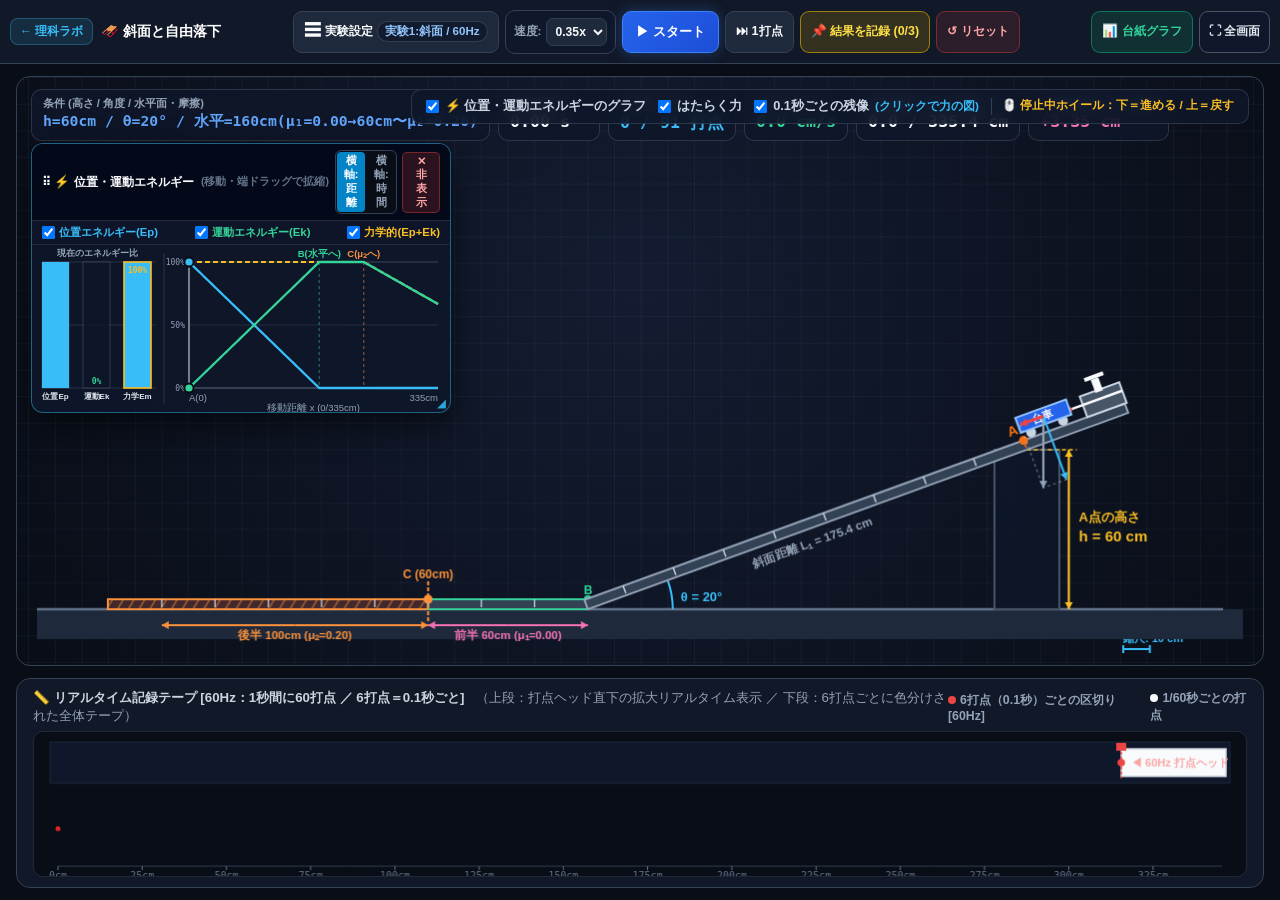
<file: motion.html>
<!DOCTYPE html>
<html lang="ja">
<head>
  <meta charset="UTF-8" />
  <meta name="viewport" content="width=device-width, initial-scale=1.0" />
  <title>斜面上の運動と自由落下・記録タイマー｜理科ラボ</title>
  <link rel="icon" type="image/svg+xml" href="data:image/svg+xml,%3Csvg xmlns='http://www.w3.org/2000/svg' viewBox='0 0 32 32'%3E%3Crect width='32' height='32' rx='8' fill='%230e2338'/%3E%3Cpath d='M5 25L27 11v14z' fill='%231e293b' stroke='%2394a3b8' stroke-width='1.8' stroke-linejoin='round'/%3E%3Ccircle cx='16' cy='13.5' r='4' fill='%233b82f6' stroke='%2393c5fd' stroke-width='1.5'/%3E%3Cpath d='M11 9L6 12m0 0l3.5.5M6 12l1.8-3.2' stroke='%23fde047' stroke-width='1.8' stroke-linecap='round' stroke-linejoin='round' fill='none'/%3E%3C/svg%3E" />
  <style>
    :root {
      --bg-main: #090d16;
      --bg-panel: #111827;
      --bg-card: #1e293b;
      --bg-control: #0f172a;
      --border: #334155;
      --text-main: #f8fafc;
      --text-sub: #94a3b8;
      --primary: #3b82f6;
      --primary-glow: rgba(59, 130, 246, 0.35);
      --accent-orange: #f97316;
      --accent-purple: #a855f7;
      --accent-green: #10b981;
      --accent-red: #ef4444;
    }

    * {
      box-sizing: border-box;
      margin: 0;
      padding: 0;
      user-select: none;
    }

    html, body {
      width: 100vw;
      height: 100vh;
      overflow: hidden;
      background: var(--bg-main);
      color: var(--text-main);
      font-family: "Hiragino Kaku Gothic ProN", "Noto Sans JP", "Yu Gothic", Meiryo, sans-serif;
      display: flex;
      flex-direction: column;
    }

    /* ===== Top Control Bar (Fixed Height, No Scroll) ===== */
    .topbar {
      height: 64px;
      min-height: 64px;
      background: var(--bg-panel);
      border-bottom: 1px solid var(--border);
      padding: 0 10px;
      display: flex;
      align-items: center;
      justify-content: space-between;
      gap: 6px;
      z-index: 20;
    }

    .brand {
      display: flex;
      align-items: center;
      gap: 6px;
      white-space: nowrap;
    }

    .brand-title {
      font-size: 0.9rem;
      font-weight: 800;
      color: #fff;
      display: flex;
      align-items: center;
      gap: 5px;
    }

    .controls-center {
      display: flex;
      align-items: center;
      gap: 6px;
      flex: 1;
      justify-content: center;
      flex-wrap: wrap;
      padding: 4px 0;
    }

    .control-pill {
      background: var(--bg-control);
      border: 1px solid var(--border);
      border-radius: 10px;
      padding: 5px 8px;
      display: flex;
      align-items: center;
      gap: 5px;
      height: 44px;
    }

    /* ===== Hamburger Menu Button & Settings Drawer ===== */
    .btn-hamburger {
      background: rgba(56, 189, 248, 0.14);
      border: 1.5px solid rgba(56, 189, 248, 0.45);
      color: #e0f2fe;
      height: 42px;
      padding: 0 12px;
      gap: 7px;
    }

    .btn-hamburger:hover:not(:disabled) {
      background: rgba(56, 189, 248, 0.24);
      border-color: #38bdf8;
    }

    .btn-hamburger.active {
      background: #0284c7;
      border-color: #38bdf8;
      color: #ffffff;
      box-shadow: 0 0 14px rgba(56, 189, 248, 0.35);
    }

    .hamburger-icon {
      font-size: 1.05rem;
      line-height: 1;
    }

    .hamburger-summary {
      font-size: 0.72rem;
      font-weight: 700;
      padding: 2px 7px;
      border-radius: 999px;
      background: rgba(15, 23, 42, 0.75);
      border: 1px solid rgba(148, 163, 184, 0.25);
      color: #93c5fd;
    }

    .btn-hamburger.active .hamburger-summary {
      background: rgba(2, 6, 23, 0.45);
      color: #ffffff;
      border-color: rgba(255, 255, 255, 0.35);
    }

    .settings-drawer {
      position: fixed;
      top: 70px;
      left: 14px;
      width: 390px;
      max-width: calc(100vw - 28px);
      max-height: calc(100vh - 84px);
      overflow-y: auto;
      background: rgba(15, 23, 42, 0.96);
      backdrop-filter: blur(14px);
      border: 1.5px solid rgba(56, 189, 248, 0.45);
      border-radius: 14px;
      box-shadow: 0 18px 48px rgba(0, 0, 0, 0.7);
      padding: 14px 16px;
      display: none;
      flex-direction: column;
      gap: 12px;
      z-index: 60;
    }

    .settings-drawer.open {
      display: flex;
    }

    .drawer-header {
      display: flex;
      align-items: center;
      justify-content: space-between;
      padding-bottom: 8px;
      border-bottom: 1px solid rgba(148, 163, 184, 0.2);
    }

    .drawer-title {
      font-size: 0.95rem;
      font-weight: 800;
      color: #f8fafc;
      display: flex;
      align-items: center;
      gap: 6px;
    }

    .drawer-section {
      background: rgba(9, 13, 22, 0.65);
      border: 1px solid rgba(51, 65, 85, 0.85);
      border-radius: 10px;
      padding: 10px 12px;
      display: flex;
      flex-direction: column;
      gap: 9px;
    }

    .drawer-section-title {
      font-size: 0.74rem;
      font-weight: 800;
      color: #94a3b8;
      letter-spacing: 0.04em;
    }

    .drawer-btn-row {
      display: flex;
      gap: 6px;
      flex-wrap: wrap;
    }

    .drawer-btn-row .preset-btn,
    .drawer-btn-row .hz-btn {
      flex: 1;
      text-align: center;
      padding: 8px 6px;
      font-size: 0.78rem;
    }

    .drawer-slider-row {
      display: flex;
      align-items: center;
      justify-content: space-between;
      gap: 8px;
    }

    .drawer-slider-row .slider-label {
      min-width: 72px;
      font-size: 0.78rem;
    }

    .drawer-slider-row input[type="range"] {
      flex: 1;
      width: auto;
      min-width: 110px;
    }

    .drawer-slider-row .slider-val {
      min-width: 54px;
      font-size: 0.84rem;
    }

    .preset-btn {
      padding: 6px 8px;
      border-radius: 7px;
      border: 1px solid var(--border);
      background: #1e293b;
      color: var(--text-sub);
      font-size: 0.76rem;
      font-weight: 700;
      cursor: pointer;
      transition: all 0.15s;
      white-space: nowrap;
    }

    .preset-btn:hover {
      color: #fff;
      border-color: #64748b;
    }

    .preset-btn.active-1 {
      background: rgba(59, 130, 246, 0.22);
      border-color: #3b82f6;
      color: #60a5fa;
      box-shadow: 0 0 10px rgba(59, 130, 246, 0.25);
    }

    .preset-btn.active-2 {
      background: rgba(249, 115, 22, 0.22);
      border-color: #f97316;
      color: #fb923c;
      box-shadow: 0 0 10px rgba(249, 115, 22, 0.25);
    }

    .preset-btn.active-3 {
      background: rgba(168, 85, 247, 0.24);
      border-color: #a855f7;
      color: #d8b4fe;
      box-shadow: 0 0 12px rgba(168, 85, 247, 0.3);
    }

    .kaio-icon {
      display: inline-block;
      width: 17px;
      height: 17px;
      border-radius: 50%;
      vertical-align: -3px;
      object-fit: cover;
      margin-right: 3px;
    }

    .hz-btn {
      padding: 5px 8px;
      border-radius: 6px;
      border: 1px solid var(--border);
      background: #1e293b;
      color: var(--text-sub);
      font-size: 0.75rem;
      font-weight: 800;
      cursor: pointer;
      transition: all 0.15s;
      white-space: nowrap;
    }

    .hz-btn:hover {
      color: #fff;
    }

    .hz-btn.active-hz {
      background: rgba(16, 185, 129, 0.22);
      border-color: #10b981;
      color: #34d399;
      box-shadow: 0 0 8px rgba(16, 185, 129, 0.25);
    }

    .slider-wrap {
      display: flex;
      align-items: center;
      gap: 4px;
      transition: opacity 0.2s;
    }

    .slider-wrap.disabled {
      opacity: 0.4;
      pointer-events: none;
    }

    .slider-label {
      font-size: 0.74rem;
      font-weight: 700;
      color: var(--text-sub);
      white-space: nowrap;
    }

    .slider-val {
      font-family: Consolas, monospace;
      font-size: 0.82rem;
      font-weight: 800;
      color: #38bdf8;
      min-width: 48px;
      text-align: right;
    }

    .unit-toggle {
      display: none;
      align-items: center;
      background: #090d16;
      border: 1px solid #334155;
      border-radius: 6px;
      padding: 1px;
      margin-left: 2px;
    }

    .unit-btn {
      background: transparent;
      color: var(--text-sub);
      border: none;
      border-radius: 4px;
      padding: 2px 6px;
      font-size: 0.72rem;
      font-weight: 800;
      cursor: pointer;
      transition: all 0.15s;
    }

    .unit-btn:hover {
      color: #fff;
    }

    .unit-btn.active {
      background: #f97316;
      color: #fff;
    }

    input[type="range"] {
      width: 62px;
      accent-color: var(--primary);
      cursor: pointer;
    }

    .speed-select {
      background: #1e293b;
      color: #f8fafc;
      border: 1px solid var(--border);
      border-radius: 7px;
      padding: 5px 4px;
      font-size: 0.76rem;
      font-weight: 700;
      cursor: pointer;
    }

    .btn {
      height: 42px;
      padding: 0 10px;
      border-radius: 9px;
      border: 1px solid var(--border);
      background: #1e293b;
      color: var(--text-main);
      font-weight: 700;
      font-size: 0.78rem;
      cursor: pointer;
      display: inline-flex;
      align-items: center;
      gap: 4px;
      transition: all 0.15s;
      white-space: nowrap;
    }

    .btn:hover:not(:disabled) {
      background: #334155;
      border-color: #64748b;
    }

    .btn:disabled {
      opacity: 0.4;
      cursor: not-allowed;
    }

    .btn-start {
      background: linear-gradient(135deg, #2563eb, #1d4ed8);
      border-color: #3b82f6;
      color: #fff;
      box-shadow: 0 0 14px var(--primary-glow);
      padding: 0 13px;
      font-size: 0.83rem;
    }

    .btn-start:hover:not(:disabled) {
      background: linear-gradient(135deg, #3b82f6, #2563eb);
    }

    .btn-start.playing {
      background: linear-gradient(135deg, #d97706, #b45309);
      border-color: #f59e0b;
      box-shadow: 0 0 14px rgba(245, 158, 11, 0.35);
    }

    .btn-record {
      background: rgba(234, 179, 8, 0.16);
      border-color: rgba(234, 179, 8, 0.6);
      color: #fde047;
    }

    .btn-record:hover:not(:disabled) {
      background: rgba(234, 179, 8, 0.28);
      border-color: #facc15;
    }

    .btn-reset {
      color: #fca5a5;
      border-color: rgba(239, 68, 68, 0.4);
      background: rgba(239, 68, 68, 0.12);
    }

    .btn-reset:hover:not(:disabled) {
      background: rgba(239, 68, 68, 0.25);
    }

    .btn-chart {
      background: rgba(16, 185, 129, 0.15);
      border-color: rgba(16, 185, 129, 0.5);
      color: #34d399;
    }

    .btn-chart.active {
      background: #059669;
      color: #fff;
    }

    .btn-fullscreen {
      background: #0f172a;
      border-color: #475569;
      color: #e2e8f0;
      padding: 0 9px;
    }

    /* ===== Main Workspace (Fills Remaining 100vh Height, No Scroll) ===== */
    .workspace {
      flex: 1;
      display: flex;
      flex-direction: column;
      padding: 12px 16px;
      gap: 12px;
      overflow: hidden;
      position: relative;
    }

    .sim-stage {
      flex: 1;
      min-height: 0;
      background: radial-gradient(circle at 50% 35%, #131c31 0%, #090d16 100%);
      border: 1px solid var(--border);
      border-radius: 14px;
      position: relative;
      overflow: hidden;
      display: flex;
    }

    #simCanvas {
      width: 100%;
      height: 100%;
      display: block;
    }

    /* Floating HUD Overlay */
    .hud-top-left {
      position: absolute;
      top: 12px;
      left: 14px;
      display: flex;
      gap: 8px;
      flex-wrap: wrap;
      pointer-events: none;
    }

    .hud-card {
      background: rgba(15, 23, 42, 0.84);
      backdrop-filter: blur(8px);
      border: 1px solid rgba(148, 163, 184, 0.22);
      border-radius: 10px;
      padding: 6px 11px;
      min-width: 102px;
    }

    .hud-label {
      font-size: 0.69rem;
      color: var(--text-sub);
      font-weight: 700;
    }

    .hud-val {
      font-family: Consolas, monospace;
      font-size: 1.04rem;
      font-weight: 800;
      color: #f8fafc;
      margin-top: 1px;
    }

    /* Saved Records Bar on Sim Stage (Bottom-Left Floating) */
    .saved-records-bar {
      position: absolute;
      bottom: 12px;
      left: 14px;
      display: flex;
      align-items: center;
      gap: 8px;
      flex-wrap: wrap;
      z-index: 10;
    }

    .record-chip {
      background: rgba(15, 23, 42, 0.9);
      backdrop-filter: blur(8px);
      border: 1.5px solid #38bdf8;
      border-radius: 999px;
      padding: 4px 10px 4px 12px;
      font-size: 0.77rem;
      font-weight: 700;
      color: #f8fafc;
      display: inline-flex;
      align-items: center;
      gap: 8px;
      box-shadow: 0 2px 10px rgba(0, 0, 0, 0.35);
    }

    .record-chip button {
      background: rgba(239, 68, 68, 0.2);
      border: 1px solid rgba(239, 68, 68, 0.5);
      color: #fca5a5;
      border-radius: 50%;
      width: 18px;
      height: 18px;
      font-size: 0.7rem;
      line-height: 1;
      cursor: pointer;
      display: inline-flex;
      align-items: center;
      justify-content: center;
    }

    .record-chip button:hover {
      background: #ef4444;
      color: #fff;
    }

    .hud-top-right {
      position: absolute;
      top: 12px;
      right: 14px;
      display: flex;
      gap: 12px;
      background: rgba(15, 23, 42, 0.84);
      backdrop-filter: blur(8px);
      border: 1px solid rgba(148, 163, 184, 0.22);
      padding: 8px 14px;
      border-radius: 10px;
      font-size: 0.8rem;
      font-weight: 700;
      color: #cbd5e1;
    }

    .hud-top-right label {
      display: flex;
      align-items: center;
      gap: 6px;
      cursor: pointer;
    }

    /* ===== Energy Graph Floating Panel (Draggable & Resizable) ===== */
    .energy-panel {
      position: absolute;
      top: 66px;
      left: 14px;
      width: 420px;
      height: 270px;
      min-width: 280px;
      min-height: 175px;
      background: rgba(15, 23, 42, 0.92);
      backdrop-filter: blur(10px);
      border: 1.5px solid rgba(56, 189, 248, 0.45);
      border-radius: 12px;
      box-shadow: 0 12px 32px rgba(0, 0, 0, 0.55);
      display: flex;
      flex-direction: column;
      overflow: hidden;
      z-index: 20;
      user-select: none;
    }

    .energy-panel.dragging,
    .energy-panel.resizing {
      border-color: #38bdf8;
      box-shadow: 0 16px 40px rgba(2, 132, 199, 0.35);
    }

    .energy-panel.hidden {
      display: none;
    }

    .energy-panel-header {
      display: flex;
      align-items: center;
      justify-content: space-between;
      padding: 6px 10px;
      background: rgba(2, 6, 23, 0.78);
      border-bottom: 1px solid rgba(148, 163, 184, 0.22);
      gap: 6px;
      flex-shrink: 0;
      cursor: grab;
    }

    .energy-panel-header:active {
      cursor: grabbing;
    }

    .energy-panel-title {
      font-size: 0.78rem;
      font-weight: 800;
      color: #f8fafc;
      display: flex;
      align-items: center;
      gap: 5px;
      white-space: nowrap;
      pointer-events: none;
    }

    .energy-drag-hint {
      font-size: 0.66rem;
      font-weight: 600;
      color: #64748b;
      margin-left: 2px;
    }

    /* 8-direction Resize Handles */
    .energy-resizer {
      position: absolute;
      z-index: 25;
    }
    .energy-resizer.r-n  { top: 0; left: 10px; right: 10px; height: 6px; cursor: ns-resize; }
    .energy-resizer.r-s  { bottom: 0; left: 10px; right: 10px; height: 6px; cursor: ns-resize; }
    .energy-resizer.r-e  { right: 0; top: 10px; bottom: 10px; width: 6px; cursor: ew-resize; }
    .energy-resizer.r-w  { left: 0; top: 10px; bottom: 10px; width: 6px; cursor: ew-resize; }
    .energy-resizer.r-ne { top: 0; right: 0; width: 12px; height: 12px; cursor: nesw-resize; }
    .energy-resizer.r-nw { top: 0; left: 0; width: 12px; height: 12px; cursor: nwse-resize; }
    .energy-resizer.r-sw { bottom: 0; left: 0; width: 12px; height: 12px; cursor: nesw-resize; }
    .energy-resizer.r-se {
      bottom: 0;
      right: 0;
      width: 18px;
      height: 18px;
      cursor: nwse-resize;
      display: flex;
      align-items: flex-end;
      justify-content: flex-end;
      padding: 2px 3px;
      color: #38bdf8;
      font-size: 11px;
      line-height: 1;
      opacity: 0.85;
    }
    .energy-resizer.r-se:hover {
      opacity: 1;
      color: #7dd3fc;
    }

    .energy-axis-toggle {
      display: inline-flex;
      background: #090d16;
      border: 1px solid #334155;
      border-radius: 6px;
      padding: 1px;
      gap: 2px;
    }

    .energy-axis-btn {
      background: transparent;
      border: none;
      color: #94a3b8;
      font-size: 0.68rem;
      font-weight: 700;
      padding: 2px 6px;
      border-radius: 4px;
      cursor: pointer;
    }

    .energy-axis-btn.active {
      background: #0284c7;
      color: #ffffff;
    }

    .energy-close-btn {
      background: rgba(239, 68, 68, 0.16);
      border: 1px solid rgba(239, 68, 68, 0.4);
      color: #fca5a5;
      font-size: 0.68rem;
      font-weight: 700;
      padding: 2px 7px;
      border-radius: 5px;
      cursor: pointer;
    }

    .energy-close-btn:hover {
      background: #ef4444;
      color: #ffffff;
    }

    .energy-series-bar {
      display: flex;
      align-items: center;
      justify-content: space-between;
      padding: 4px 10px;
      background: rgba(15, 23, 42, 0.6);
      border-bottom: 1px solid rgba(148, 163, 184, 0.14);
      font-size: 0.71rem;
      font-weight: 700;
      color: #cbd5e1;
      flex-shrink: 0;
    }

    .energy-series-bar label {
      display: inline-flex;
      align-items: center;
      gap: 4px;
      cursor: pointer;
      user-select: none;
    }

    .energy-canvas-wrap {
      flex: 1;
      min-height: 0;
      position: relative;
      width: 100%;
    }

    #energyCanvas {
      width: 100%;
      height: 100%;
      display: block;
    }

    /* Toast notification */
    .toast-msg {
      position: absolute;
      top: 68px;
      right: 14px;
      background: rgba(15, 23, 42, 0.95);
      border: 1px solid #facc15;
      color: #fde047;
      padding: 8px 14px;
      border-radius: 9px;
      font-size: 0.82rem;
      font-weight: 700;
      pointer-events: none;
      opacity: 0;
      transform: translateY(-6px);
      transition: all 0.2s ease;
      z-index: 25;
    }

    .toast-msg.show {
      opacity: 1;
      transform: translateY(0);
    }

    /* ===== Force Popup Modal (Triggered when clicking a Strobe Ghost) ===== */
    .force-popup-backdrop {
      position: absolute;
      inset: 0;
      background: transparent;
      pointer-events: none;
      z-index: 40;
      display: none;
    }

    .force-popup-backdrop.open {
      display: block;
    }

    .force-popup-card {
      pointer-events: auto;
      position: absolute;
      top: 14px;
      right: 16px;
      width: min(640px, 64vw);
      height: min(450px, 78vh);
      min-width: 360px;
      min-height: 280px;
      background: rgba(15, 23, 42, 0.94);
      border: 1.5px solid #38bdf8;
      border-radius: 16px;
      box-shadow: 0 18px 48px rgba(0, 0, 0, 0.7);
      padding: 12px 16px;
      display: flex;
      flex-direction: column;
      gap: 10px;
    }

    .force-popup-header {
      display: flex;
      justify-content: space-between;
      align-items: center;
      border-bottom: 1px solid var(--border);
      padding-bottom: 8px;
      gap: 10px;
      flex-wrap: wrap;
      cursor: grab;
      user-select: none;
    }

    .force-popup-header:active {
      cursor: grabbing;
    }

    .force-popup-title {
      font-size: 1.05rem;
      font-weight: 800;
      color: #f8fafc;
      display: flex;
      align-items: center;
      gap: 10px;
    }

    .force-canvas-wrap {
      flex: 1;
      min-height: 0;
      background: radial-gradient(circle at 50% 50%, #16213a 0%, #090d16 100%);
      border: 1px solid #334155;
      border-radius: 12px;
      overflow: hidden;
      position: relative;
    }

    #forcePopupCanvas {
      width: 100%;
      height: 100%;
      display: block;
    }

    /* Lower Stage: Real-time Ticker Tape Display */
    .tape-stage {
      height: 210px;
      min-height: 210px;
      background: var(--bg-panel);
      border: 1px solid var(--border);
      border-radius: 14px;
      padding: 10px 16px;
      display: flex;
      flex-direction: column;
      gap: 6px;
    }

    .tape-header {
      display: flex;
      justify-content: space-between;
      align-items: center;
      font-size: 0.83rem;
      font-weight: 700;
      color: #cbd5e1;
    }

    .tape-legend {
      display: flex;
      align-items: center;
      gap: 16px;
      font-size: 0.77rem;
      color: var(--text-sub);
    }

    .legend-dot {
      display: inline-block;
      width: 8px;
      height: 8px;
      border-radius: 50%;
      margin-right: 4px;
    }

    .tape-canvas-wrap {
      flex: 1;
      min-height: 0;
      background: #090d16;
      border: 1px solid #1e293b;
      border-radius: 10px;
      overflow: hidden;
      position: relative;
    }

    #tapeCanvas {
      width: 100%;
      height: 100%;
      display: block;
    }

    /* Modal Drawer for Cut Tape Graph */
    .chart-modal {
      position: absolute;
      inset: 12px 16px;
      background: rgba(15, 23, 42, 0.97);
      backdrop-filter: blur(12px);
      border: 1px solid #475569;
      border-radius: 14px;
      z-index: 30;
      display: none;
      flex-direction: column;
      padding: 16px 22px;
    }

    .chart-modal.open {
      display: flex;
    }

    .chart-modal-header {
      display: flex;
      justify-content: space-between;
      align-items: center;
      padding-bottom: 10px;
      border-bottom: 1px solid var(--border);
      margin-bottom: 12px;
      flex-wrap: wrap;
      gap: 10px;
    }

    .modal-tab-group {
      display: flex;
      gap: 8px;
      align-items: center;
    }

    .modal-tab {
      padding: 6px 14px;
      border-radius: 8px;
      border: 1px solid var(--border);
      background: #1e293b;
      color: #94a3b8;
      font-size: 0.82rem;
      font-weight: 700;
      cursor: pointer;
    }

    .modal-tab.active {
      background: rgba(59, 130, 246, 0.25);
      border-color: #3b82f6;
      color: #fff;
    }

    .chart-modal-body {
      flex: 1;
      min-height: 0;
      display: grid;
      grid-template-columns: 1.4fr 1fr;
      gap: 18px;
    }

    .chart-box {
      background: #090d16;
      border: 1px solid var(--border);
      border-radius: 12px;
      position: relative;
      overflow: hidden;
    }

    #chartCanvas {
      width: 100%;
      height: 100%;
      display: block;
    }

    /* ===== 台紙クリック時の詳細ポップアップ ===== */
    .strip-popup-backdrop {
      position: absolute;
      inset: 0;
      background: transparent;
      pointer-events: none;
      z-index: 45;
      display: none;
      align-items: center;
      justify-content: flex-end;
      padding: 20px 28px;
      border-radius: 14px;
    }

    .strip-popup-backdrop.open {
      display: flex;
    }

    .strip-popup-card {
      pointer-events: auto;
      width: min(460px, 92%);
      background: rgba(15, 23, 42, 0.98);
      border: 2px solid #facc15;
      border-radius: 16px;
      box-shadow: 0 22px 54px rgba(0, 0, 0, 0.85);
      padding: 18px 22px;
      display: flex;
      flex-direction: column;
      gap: 12px;
    }

    .strip-popup-header {
      display: flex;
      align-items: center;
      justify-content: space-between;
      gap: 10px;
      padding-bottom: 10px;
      border-bottom: 1px solid rgba(148, 163, 184, 0.22);
    }

    .strip-popup-title {
      font-size: 1.05rem;
      font-weight: 800;
      color: #f8fafc;
    }

    .strip-popup-sub {
      font-size: 0.78rem;
      font-weight: 700;
      color: #94a3b8;
    }

    .strip-popup-metrics {
      display: grid;
      grid-template-columns: 1fr 1fr;
      gap: 12px;
    }

    .strip-metric-box {
      background: #090d16;
      border: 1.5px solid #334155;
      border-radius: 12px;
      padding: 14px 16px;
      display: flex;
      flex-direction: column;
      gap: 4px;
    }

    .strip-metric-label {
      font-size: 0.78rem;
      font-weight: 700;
      color: #94a3b8;
    }

    .strip-metric-val {
      font-family: Consolas, monospace;
      font-size: 1.9rem;
      font-weight: 900;
      line-height: 1.2;
    }

    .strip-metric-note {
      font-size: 0.74rem;
      color: #cbd5e1;
      margin-top: 2px;
    }

    .strip-popup-footer {
      display: flex;
      align-items: center;
      justify-content: space-between;
      gap: 8px;
      padding-top: 6px;
    }

    .data-panel {
      display: flex;
      flex-direction: column;
      gap: 12px;
      justify-content: space-between;
      overflow: hidden;
    }

    .table-scroll {
      overflow-x: auto;
      border: 1px solid var(--border);
      border-radius: 10px;
      background: #090d16;
    }

    .data-table {
      width: 100%;
      border-collapse: collapse;
      font-size: 0.77rem;
      text-align: center;
    }

    .data-table th, .data-table td {
      padding: 6px 5px;
      border-bottom: 1px solid #1e293b;
      border-right: 1px solid #1e293b;
      white-space: nowrap;
    }

    .data-table th {
      background: #1e293b;
      color: #cbd5e1;
      font-weight: 700;
    }

    .data-table td {
      font-family: Consolas, monospace;
      color: #f8fafc;
    }
  </style>
</head>
<body>

  <!-- Top Bar -->
  <header class="topbar">
    <div class="brand" style="display:flex; align-items:center; gap:8px;">
      <a href="./index.html" style="display:inline-flex; align-items:center; gap:4px; padding:4px 9px; font-size:0.75rem; font-weight:700; color:#38bdf8; background:rgba(56,189,248,0.12); border:1px solid rgba(56,189,248,0.3); border-radius:8px; text-decoration:none; transition:all 0.15s;" title="理科ラボのポータルへ戻る">← 理科ラボ</a>
      <div class="brand-title">
        <span>🛷 斜面と自由落下</span>
      </div>
    </div>

    <div class="controls-center">
      <!-- ハンバーガーメニュー（実験モード・タイマー・実験条件） -->
      <button class="btn btn-hamburger" id="btnHamburger" onclick="toggleSettingsMenu(event)" aria-expanded="false" aria-controls="settingsDrawer" title="実験モード・記録タイマー・高さ/角度/水平面・摩擦の設定を開きます">
        <span class="hamburger-icon">☰</span>
        <span>実験設定</span>
        <span class="hamburger-summary" id="hamburgerSummary">実験1 / 60Hz</span>
      </button>

      <!-- 再生速度 -->
      <div class="control-pill">
        <span class="slider-label">速度:</span>
        <select class="speed-select" id="speedSelect" onchange="onSpeedChange()">
          <option value="0.15">0.15x</option>
          <option value="0.35" selected>0.35x</option>
          <option value="0.6">0.6x</option>
          <option value="1.0">1.0x</option>
        </select>
      </div>

      <!-- 操作ボタン -->
      <button class="btn btn-start" id="btnStart" onclick="togglePlay()">▶ スタート</button>
      <button class="btn" id="btnStep" onclick="stepOneDot()" title="1打点分だけ進めます">⏭ 1打点</button>
      <button class="btn btn-record" id="btnRecordExp1" onclick="saveExp1Record()" title="現在の実験1（斜面）の結果を記録します（最大3個）">
        📌 結果を記録 (0/3)
      </button>
      <button class="btn btn-reset" onclick="resetSim()">↺ リセット</button>
    </div>

    <div style="display:flex; align-items:center; gap:6px;">
      <button class="btn btn-chart" id="btnToggleChart" onclick="toggleChartModal()">
        📊 台紙グラフ
      </button>
      <button class="btn btn-fullscreen" id="btnFullscreen" onclick="toggleFullscreen()" title="全画面表示の切り替え">
        ⛶ 全画面
      </button>
    </div>
  </header>

  <!-- ハンバーガーメニュー内：実験設定ドロワー -->
  <aside class="settings-drawer" id="settingsDrawer" onclick="event.stopPropagation()">
    <div class="drawer-header">
      <div class="drawer-title">⚙️ 実験・タイマー・条件設定</div>
      <button class="btn" style="height:28px; padding:0 9px; font-size:0.74rem;" onclick="closeSettingsMenu()">✕ 閉じる</button>
    </div>

    <!-- 実験モード切替 -->
    <div class="drawer-section">
      <div class="drawer-section-title">🔬 実験モード</div>
      <div class="drawer-btn-row">
        <button class="preset-btn active-1" id="btnExp1" onclick="setExperiment(1)">🛷 実験1：斜面</button>
        <button class="preset-btn" id="btnExp2" onclick="setExperiment(2)">⬇️ 実験2：自由落下</button>
        <button class="preset-btn" id="btnExp3" onclick="setExperiment(3)">⚖️ 並べて表示</button>
      </div>
    </div>

    <!-- 記録タイマー 50Hz / 60Hz 切替 -->
    <div class="drawer-section" title="50Hz(東日本)は5打点ごと(0.1秒)、60Hz(西日本)は6打点ごと(0.1秒)にテープを区切ります">
      <div class="drawer-section-title">⚡ 記録タイマー（打点間隔）</div>
      <div class="drawer-btn-row">
        <button class="hz-btn" id="btnHz50" onclick="setTimerHz(50)">50Hz (東日本)</button>
        <button class="hz-btn active-hz" id="btnHz60" onclick="setTimerHz(60)">60Hz (西日本)</button>
      </div>
    </div>

    <!-- 実験する星（重力）切替 -->
    <div class="drawer-section" title="重力加速度を切り替えます（地球=9.8m/s²、月=約1/6倍、界王星=10倍）">
      <div class="drawer-section-title">🪐 実験する星（重力） <span id="gravitySettingNote" style="font-size:0.7rem; color:#38bdf8; font-weight:700; margin-left:4px;">地球 1倍 (9.8 m/s²)</span></div>
      <div class="drawer-btn-row">
        <button class="hz-btn active-hz" id="btnGravEarth" onclick="setGravityPlanet('earth')">🌍 地球で実験</button>
        <button class="hz-btn" id="btnGravMoon" onclick="setGravityPlanet('moon')">🌕 月で実験</button>
        <button class="hz-btn" id="btnGravKaio" onclick="setGravityPlanet('kaio')"><svg class="kaio-icon" viewBox="0 0 100 100" aria-hidden="true"><defs><clipPath id="kaioDisc"><circle cx="50" cy="50" r="36"/></clipPath></defs><circle cx="50" cy="50" r="48" fill="#090d16"/><circle cx="50" cy="50" r="45.5" fill="none" stroke="#facc15" stroke-width="2.6"/><circle cx="50" cy="50" r="40.5" fill="none" stroke="#facc15" stroke-width="2.2"/><g clip-path="url(#kaioDisc)"><circle cx="50" cy="50" r="36" fill="#f1f5ef"/><g fill="none" stroke="#090d16" stroke-width="6.2" stroke-linecap="butt"><line x1="50" y1="12" x2="50" y2="33"/><line x1="12" y1="21" x2="88" y2="21"/><line x1="12" y1="33" x2="88" y2="33"/><path d="M 41 33 Q 33 46 12 48"/><path d="M 59 33 Q 67 46 88 48"/><line x1="27" y1="45" x2="27" y2="60"/><line x1="73" y1="45" x2="73" y2="60"/><line x1="12" y1="60" x2="88" y2="60"/><line x1="12" y1="73" x2="88" y2="73"/><line x1="50" y1="60" x2="50" y2="86"/><path d="M 24 79 A 33 33 0 0 0 76 79" stroke-width="7.5"/></g></g></svg>界王星で実験</button>
      </div>
    </div>

    <!-- A点の高さ & 斜面の角度 & 水平面・摩擦係数 -->
    <div class="drawer-section">
      <div class="drawer-section-title">📐 斜面・高さ・水平面・摩擦の条件</div>

      <div class="drawer-slider-row">
        <span class="slider-label">高さ(h):</span>
        <input type="range" id="heightSlider" min="20" max="200" step="5" value="60" oninput="onHeightInput()" />
        <span class="slider-val" id="heightVal" style="color:#fbbf24;">60 cm</span>
        <div class="unit-toggle" id="heightUnitToggle" title="自由落下のときは高さの単位を cm / m に切り替えられます">
          <button class="unit-btn active" id="btnUnitCm" onclick="setHeightUnit('cm')">cm</button>
          <button class="unit-btn" id="btnUnitM" onclick="setHeightUnit('m')">m</button>
        </div>
      </div>

      <div class="drawer-slider-row slider-wrap" id="angleSliderWrap">
        <span class="slider-label">角度(θ):</span>
        <input type="range" id="angleSlider" min="10" max="60" step="1" value="20" oninput="onAngleInput()" />
        <span class="slider-val" id="angleVal">20°</span>
      </div>

      <div id="flatControlsGroup" style="display:flex; flex-direction:column; gap:9px; padding-top:6px; border-top:1px dashed rgba(148,163,184,0.22);">
        <div class="drawer-slider-row" title="斜面の下に続く水平面全体の長さを設定します（0〜300cm）">
          <span class="slider-label">水平面:</span>
          <input type="range" id="flatLenSlider" min="0" max="300" step="10" value="160" oninput="onFlatLenInput()" />
          <span class="slider-val" id="flatLenVal" style="color:#34d399;">160 cm</span>
        </div>

        <div class="drawer-slider-row" title="水平面・前半（斜面下端B〜切替位置C）の動摩擦係数 μ₁（0.00＝摩擦なし）">
          <span class="slider-label">前半μ₁:</span>
          <input type="range" id="friction1Slider" min="0" max="0.50" step="0.02" value="0.00" oninput="onFriction1Input()" />
          <span class="slider-val" id="friction1Val" style="color:#38bdf8;">0.00</span>
        </div>

        <div class="drawer-slider-row" title="斜面の下端(B点)から何cmの位置(C点)で摩擦係数を μ₁ → μ₂ に切り替えるか設定します">
          <span class="slider-label">切替位置:</span>
          <input type="range" id="flatChangeSlider" min="0" max="160" step="10" value="60" oninput="onFlatChangeInput()" />
          <span class="slider-val" id="flatChangeVal" style="color:#fbbf24;">60 cm</span>
        </div>

        <div class="drawer-slider-row" title="水平面・後半（切替位置C〜終端）の動摩擦係数 μ₂">
          <span class="slider-label">後半μ₂:</span>
          <input type="range" id="friction2Slider" min="0" max="0.50" step="0.02" value="0.20" oninput="onFriction2Input()" />
          <span class="slider-val" id="friction2Val" style="color:#f472b6;">0.20</span>
        </div>
      </div>
    </div>
  </aside>

  <!-- Main Workspace -->
  <main class="workspace">
    <!-- Upper Stage: シミュレーション -->
    <section class="sim-stage" id="simStage">
      <canvas id="simCanvas"></canvas>

      <!-- リアルタイム計測 HUD -->
      <div class="hud-top-left" id="hudContainer"></div>

      <!-- 記録された実験1の結果チップ表示（最大3個） -->
      <div class="saved-records-bar" id="savedRecordsBar"></div>

      <!-- トースト通知 -->
      <div class="toast-msg" id="toastMsg"></div>

      <!-- 表示オプション -->
      <div class="hud-top-right">
        <label><input type="checkbox" id="chkEnergy" checked onchange="toggleEnergyGraph(this.checked)" /> ⚡ 位置・運動エネルギーのグラフ</label>
        <label><input type="checkbox" id="chkForces" checked onchange="render()" /> はたらく力</label>
        <label><input type="checkbox" id="chkStrobe" checked onchange="render()" /> 0.1秒ごとの残像 <span style="color:#38bdf8; font-size:0.74rem;">(クリックで力の図)</span></label>
        <span style="color:#fbbf24; font-size:0.74rem; border-left:1px solid #334155; padding-left:10px;" title="一時停止中（停止中）にマウスホイール下回転で時間を進め、上回転で時間を戻せます（Shift+ホイールで0.1秒単位）">
          🖱️ 停止中ホイール：下＝進める / 上＝戻す
        </span>
      </div>

      <!-- 位置エネルギー・運動エネルギー リアルタイムグラフパネル（移動・拡大縮小・表示/非表示選択可能） -->
      <div class="energy-panel" id="energyPanel">
        <!-- 8方向リサイズハンドル -->
        <div class="energy-resizer r-n" data-dir="n"></div>
        <div class="energy-resizer r-s" data-dir="s"></div>
        <div class="energy-resizer r-e" data-dir="e"></div>
        <div class="energy-resizer r-w" data-dir="w"></div>
        <div class="energy-resizer r-ne" data-dir="ne"></div>
        <div class="energy-resizer r-nw" data-dir="nw"></div>
        <div class="energy-resizer r-sw" data-dir="sw"></div>
        <div class="energy-resizer r-se" data-dir="se" title="ドラッグして拡大・縮小">◢</div>

        <div class="energy-panel-header" id="energyPanelHeader" title="ドラッグして移動">
          <div class="energy-panel-title">
            <span>⠿ ⚡ 位置・運動エネルギー</span>
            <span class="energy-drag-hint">(移動・端ドラッグで拡縮)</span>
          </div>
          <div style="display:flex; align-items:center; gap:5px;" onmousedown="event.stopPropagation()">
            <div class="energy-axis-toggle" title="折れ線グラフの横軸を「移動距離」または「時間」に切り替え">
              <button class="energy-axis-btn active" id="btnEnergyAxisDist" onclick="setEnergyAxis('dist')">横軸:距離</button>
              <button class="energy-axis-btn" id="btnEnergyAxisTime" onclick="setEnergyAxis('time')">横軸:時間</button>
            </div>
            <button class="energy-close-btn" onclick="toggleEnergyGraph(false)" title="エネルギーグラフを非表示にする">✕ 非表示</button>
          </div>
        </div>
        <div class="energy-series-bar">
          <label style="color:#38bdf8;"><input type="checkbox" id="chkEp" checked onchange="render()" /> 位置エネルギー(Ep)</label>
          <label style="color:#34d399;"><input type="checkbox" id="chkEk" checked onchange="render()" /> 運動エネルギー(Ek)</label>
          <label style="color:#fbbf24;"><input type="checkbox" id="chkEm" checked onchange="render()" /> 力学的(Ep+Ek)</label>
        </div>
        <div class="energy-canvas-wrap" id="energyCanvasWrap">
          <canvas id="energyCanvas"></canvas>
        </div>
      </div>

      <!-- 残像クリック時の「台車にはたらく力の図」ポップアップ（背景透過・ドラッグ移動対応） -->
      <div class="force-popup-backdrop" id="forcePopupBackdrop" onclick="onBackdropClick(event)">
        <div class="force-popup-card" id="forcePopupCard">
          <div class="force-popup-header" id="forcePopupHeader" title="ドラッグして移動できます">
            <div class="force-popup-title" id="forcePopupTitle">
              🔍 残像① のときに台車にはたらく力の図
            </div>
            <div style="display:flex; align-items:center; gap:8px;">
              <button class="btn" style="height:34px; font-size:0.8rem;" onclick="stepPopupGhost(-1)">◀ 前の残像 (-0.1s)</button>
              <button class="btn" style="height:34px; font-size:0.8rem;" onclick="stepPopupGhost(1)">次の残像 (+0.1s) ▶</button>
              <button class="btn btn-reset" style="height:34px; font-size:0.8rem;" onclick="closeForcePopup()">✕ 閉じる</button>
            </div>
          </div>

          <div class="force-canvas-wrap">
            <canvas id="forcePopupCanvas"></canvas>
          </div>
          <div class="energy-resizer r-n" data-dir="n"></div>
          <div class="energy-resizer r-s" data-dir="s"></div>
          <div class="energy-resizer r-e" data-dir="e"></div>
          <div class="energy-resizer r-w" data-dir="w"></div>
          <div class="energy-resizer r-ne" data-dir="ne"></div>
          <div class="energy-resizer r-nw" data-dir="nw"></div>
          <div class="energy-resizer r-sw" data-dir="sw"></div>
          <div class="energy-resizer r-se" data-dir="se" title="ドラッグして拡大・縮小">◢</div>
        </div>
      </div>
    </section>

    <!-- Lower Stage: リアルタイムで打点される記録テープ -->
    <section class="tape-stage">
      <div class="tape-header">
        <div id="tapeHeaderTitle"></div>
        <div class="tape-legend" id="tapeLegend"></div>
      </div>
      <div class="tape-canvas-wrap" id="tapeStage">
        <canvas id="tapeCanvas"></canvas>
      </div>
    </section>

    <!-- 台紙グラフ オーバーレイ -->
    <div class="chart-modal" id="chartModal">
      <div class="chart-modal-header">
        <div class="modal-tab-group">
          <h2 style="font-size:1.05rem; font-weight:800; margin-right:6px;">📊 台紙グラフ比較</h2>
          <button class="modal-tab active" id="tabSavedExp1" onclick="setChartTab('saved')">
            📌 記録した実験1の結果を比較 (<span id="lblSavedCount">0</span>/3)
          </button>
          <button class="modal-tab" id="tabSlopeVsFree" onclick="setChartTab('slope_free')">
            ⚖️ 斜面と自由落下を比較
          </button>
        </div>
        <div style="display:flex; align-items:center; gap:8px;">
          <span style="font-size:0.76rem; color:#93c5fd; font-weight:700;">💡 台紙をクリックで長さと速さを拡大表示</span>
          <button class="btn btn-record" onclick="saveExp1Record()">📌 現在の実験1を記録</button>
          <button class="btn btn-reset" onclick="clearAllRecords()" id="btnClearRecords" style="display:none;">🗑 記録を全消去</button>
          <button class="btn" onclick="toggleChartModal()">✕ 実験画面に戻る</button>
        </div>
      </div>
      <div class="chart-modal-body">
        <div class="chart-box" id="chartStage">
          <canvas id="chartCanvas"></canvas>
        </div>
        <div class="data-panel">
          <div>
            <h3 style="font-size:0.93rem; color:#38bdf8; margin-bottom:8px;" id="modalTableTitle">📋 0.1秒ごとの測定データ</h3>
            <div class="table-scroll">
              <table class="data-table" id="modalTable"></table>
            </div>
          </div>
        </div>
      </div>

      <!-- 台紙クリック時の詳細ポップアップ -->
      <div class="strip-popup-backdrop" id="stripPopupBackdrop" onclick="onStripBackdropClick(event)">
        <div class="strip-popup-card" id="stripPopupCard">
          <div class="strip-popup-header">
            <div>
              <div class="strip-popup-title" id="stripPopupTitle">📏 台紙 ①</div>
              <div class="strip-popup-sub" id="stripPopupSub">条件</div>
            </div>
            <button class="btn btn-reset" style="height:34px; font-size:0.8rem;" onclick="closeStripPopup()">✕ 閉じる</button>
          </div>
          <div class="strip-popup-metrics">
            <div class="strip-metric-box" style="border-color:rgba(56,189,248,0.45);">
              <div class="strip-metric-label">📏 台紙の長さ（0.1秒間）</div>
              <div class="strip-metric-val" id="stripPopupLen" style="color:#38bdf8;">0.0 cm</div>
              <div class="strip-metric-note" id="stripPopupDelta">-</div>
            </div>
            <div class="strip-metric-box" style="border-color:rgba(52,211,153,0.45);">
              <div class="strip-metric-label">⚡ 平均の速さ</div>
              <div class="strip-metric-val" id="stripPopupSpeed" style="color:#34d399;">0 cm/s</div>
              <div class="strip-metric-note" id="stripPopupSpeedFormula">-</div>
            </div>
          </div>
          <div class="strip-popup-footer">
            <button class="btn" style="height:36px; font-size:0.8rem;" id="btnPrevStrip" onclick="stepStripPopup(-1)">◀ 前の台紙</button>
            <span id="stripPopupTimeRange" style="font-size:0.8rem; color:#fbbf24; font-weight:700; font-family:Consolas, monospace;">0.0〜0.1 s</span>
            <button class="btn" style="height:36px; font-size:0.8rem;" id="btnNextStrip" onclick="stepStripPopup(1)">次の台紙 ▶</button>
          </div>
        </div>
      </div>
    </div>
  </main>

  <script>
    // =========================================================
    // 物理モデルと状態管理
    // =========================================================
    const G_CM = 980.0; // 地球の重力加速度 [cm/s^2]
    const KAIO_ICON_HTML = '<svg class="kaio-icon" viewBox="0 0 100 100" aria-hidden="true"><defs><clipPath id="kaioDisc"><circle cx="50" cy="50" r="36"/></clipPath></defs><circle cx="50" cy="50" r="48" fill="#090d16"/><circle cx="50" cy="50" r="45.5" fill="none" stroke="#facc15" stroke-width="2.6"/><circle cx="50" cy="50" r="40.5" fill="none" stroke="#facc15" stroke-width="2.2"/><g clip-path="url(#kaioDisc)"><circle cx="50" cy="50" r="36" fill="#f1f5ef"/><g fill="none" stroke="#090d16" stroke-width="6.2" stroke-linecap="butt"><line x1="50" y1="12" x2="50" y2="33"/><line x1="12" y1="21" x2="88" y2="21"/><line x1="12" y1="33" x2="88" y2="33"/><path d="M 41 33 Q 33 46 12 48"/><path d="M 59 33 Q 67 46 88 48"/><line x1="27" y1="45" x2="27" y2="60"/><line x1="73" y1="45" x2="73" y2="60"/><line x1="12" y1="60" x2="88" y2="60"/><line x1="12" y1="73" x2="88" y2="73"/><line x1="50" y1="60" x2="50" y2="86"/><path d="M 24 79 A 33 33 0 0 0 76 79" stroke-width="7.5"/></g></g></svg>';
    const GRAVITY_PRESETS = {
      earth: { key: 'earth', label: '地球で実験', shortLabel: '🌍 地球', multLabel: '1倍', gMs2: 9.8, gCm: 980.0, accent: '#38bdf8' },
      moon:  { key: 'moon',  label: '月で実験',   shortLabel: '🌕 月',   multLabel: '約1/6倍', gMs2: 1.63, gCm: 980.0 / 6, accent: '#fde047' },
      kaio:  { key: 'kaio',  label: '界王星で実験', shortLabel: '⭐ 界王星', multLabel: '10倍', gMs2: 98.0, gCm: 980.0 * 10, accent: '#f472b6' }
    };
    function getGravityInfo(key = state.gravityKey) {
      return GRAVITY_PRESETS[key] || GRAVITY_PRESETS.earth;
    }
    function getGravityCm(key = state.gravityKey) {
      return getGravityInfo(key).gCm;
    }
    const RECORD_COLORS = ['#38bdf8', '#34d399', '#f472b6'];
    const CIRCLED_NUMS = [
      '0', '①', '②', '③', '④', '⑤', '⑥', '⑦', '⑧', '⑨', '⑩',
      '⑪', '⑫', '⑬', '⑭', '⑮', '⑯', '⑰', '⑱', '⑲', '⑳',
      '㉑', '㉒', '㉓', '㉔', '㉕', '㉖', '㉗', '㉘', '㉙', '㉚',
      '㉛', '㉜', '㉝', '㉞', '㉟', '㊱', '㊲', '㊳', '㊴', '㊵',
      '㊶', '㊷', '㊸', '㊹', '㊺', '㊻', '㊼', '㊽', '㊾', '㊿'
    ];

    const state = {
      expMode: 1,           // 1 = 実験1(斜面＋水平面), 2 = 実験2(自由落下), 3 = 並べて表示
      gravityKey: 'earth',  // 'earth' | 'moon' | 'kaio'
      timerHz: 60,          // 50 | 60
      heightCm: 60.0,       // A点の高さ h [cm]
      heightUnit: 'cm',     // 'cm' | 'm'（実験2：自由落下単体のときのみ 'm' 選択可能）
      angleDeg: 20.0,       // 斜面角度 θ [°]
      flatLenCm: 160.0,     // 実験1：斜面の下に続く水平面全体の長さ [cm]
      flatChangeCm: 60.0,   // 実験1：斜面下端(B点)から摩擦係数が切り替わる位置(C点)までの距離 [cm]
      frictionMu1: 0.00,    // 実験1：水平面・前半(B〜C)の動摩擦係数 μ₁ [0.00〜0.50]
      frictionMu2: 0.20,    // 実験1：水平面・後半(C〜終端)の動摩擦係数 μ₂ [0.00〜0.50]
      speedMultiplier: 0.35,
      playing: false,
      currentDot: 0,
      lastTime: 0,
      chartOpen: false,
      chartTab: 'saved',
      savedRecords: [],     // 最大3個まで保存される実験1の結果
      hoveredGhost: null,      // マウスホバー中の残像
      popupGhost: null,        // ポップアップ表示中の残像 { modeType, stripIndex, maxStripIndex }
      hoveredChartStrip: null, // 台紙グラフでホバー中の台紙 { graphIdx, stripIndex }
      popupChartStrip: null,   // 台紙グラフでポップアップ中の台紙 { graphIdx, stripIndex }
      showEnergyGraph: true,   // 位置・運動エネルギーグラフの表示/非表示
      energyAxis: 'dist'       // 'dist' (移動距離) | 'time' (経過時間)
    };

    function isFreeMeterMode() {
      return state.expMode === 2 && state.heightUnit === 'm';
    }

    function formatHeight(heightCm, forceUnit = null) {
      const unit = forceUnit || (isFreeMeterMode() ? 'm' : 'cm');
      if (unit === 'm') {
        const m = heightCm / 100;
        return `${Number.isInteger(m) ? m.toFixed(1) : m.toFixed(1)} m`;
      }
      return `${heightCm.toFixed(0)} cm`;
    }

    // キャンバス上の残像・台紙クリック判定用リスト
    let ghostHitBoxes = [];
    let chartStripHitBoxes = [];

    const simCanvas = document.getElementById('simCanvas');
    const simCtx = simCanvas.getContext('2d');
    const tapeCanvas = document.getElementById('tapeCanvas');
    const tapeCtx = tapeCanvas.getContext('2d');
    const chartCanvas = document.getElementById('chartCanvas');
    const chartCtx = chartCanvas.getContext('2d');
    const forcePopupCanvas = document.getElementById('forcePopupCanvas');
    const forcePopupCtx = forcePopupCanvas.getContext('2d');
    const energyCanvas = document.getElementById('energyCanvas');
    const energyCtx = energyCanvas.getContext('2d');

    function getSinglePhysics(
      modeType,
      heightCm = state.heightCm,
      angleDeg = state.angleDeg,
      timerHz = state.timerHz,
      flatLenCm = (modeType === 1 && state.expMode === 1) ? state.flatLenCm : 0,
      frictionMu1 = (modeType === 1 && state.expMode === 1) ? state.frictionMu1 : 0,
      flatChangeCm = (modeType === 1 && state.expMode === 1) ? state.flatChangeCm : 0,
      frictionMu2 = (modeType === 1 && state.expMode === 1) ? state.frictionMu2 : 0,
      gravityKey = state.gravityKey
    ) {
      const gCm = getGravityCm(gravityKey);
      const effAngle = modeType === 2 ? 90.0 : angleDeg;
      const rad = (effAngle * Math.PI) / 180;
      const sinT = modeType === 2 ? 1.0 : Math.sin(rad);
      const cosT = modeType === 2 ? 0.0 : Math.cos(rad);

      const dt = 1 / timerHz;
      const dotsPerStrip = timerHz / 10;

      const a = gCm * sinT; // 斜面上の加速度 [cm/s^2]
      const dL = +(a * 0.01).toFixed(2); // 斜面上での0.1秒ごとの距離増加 [cm]
      const slopeDistCm = heightCm / sinT; // 斜面の長さ [cm]
      const horizBaseCm = modeType === 2 ? 0 : heightCm / Math.tan(rad);

      const slopeTime = Math.sqrt((2 * slopeDistCm) / a);
      const bottomSpeed = a * slopeTime; // 斜面下端での速さ v = sqrt(2gh) [cm/s]

      const effFlatLenCm = modeType === 1 ? Math.max(0, flatLenCm) : 0;
      const effChangeCm = modeType === 1 ? Math.max(0, Math.min(effFlatLenCm, flatChangeCm)) : 0;
      const flat1LenCm = effChangeCm;
      const flat2LenCm = Math.max(0, effFlatLenCm - effChangeCm);

      const effMu1 = modeType === 1 ? Math.max(0, frictionMu1) : 0;
      const effMu2 = modeType === 1 ? Math.max(0, frictionMu2) : 0;
      const decel1 = effMu1 * gCm;
      const decel2 = effMu2 * gCm;
      const flat1DL = -(decel1 * 0.01);
      const flat2DL = -(decel2 * 0.01);

      // 水平面・前半 (B〜C, 長さ flat1LenCm, 摩擦係数 effMu1)
      let flat1TravelCm = 0;
      let flat1Time = 0;
      let speedAtC = bottomSpeed;
      let stopsOnFlat1 = false;

      if (flat1LenCm > 0 && bottomSpeed > 0) {
        if (decel1 <= 1e-6) {
          flat1TravelCm = flat1LenCm;
          flat1Time = flat1LenCm / bottomSpeed;
          speedAtC = bottomSpeed;
        } else {
          const stopDist1 = (bottomSpeed * bottomSpeed) / (2 * decel1);
          if (stopDist1 <= flat1LenCm) {
            flat1TravelCm = stopDist1;
            flat1Time = bottomSpeed / decel1;
            speedAtC = 0;
            stopsOnFlat1 = true;
          } else {
            flat1TravelCm = flat1LenCm;
            speedAtC = Math.sqrt(Math.max(0, bottomSpeed * bottomSpeed - 2 * decel1 * flat1LenCm));
            flat1Time = (bottomSpeed - speedAtC) / decel1;
          }
        }
      }

      // 水平面・後半 (C〜終端, 長さ flat2LenCm, 摩擦係数 effMu2)
      let flat2TravelCm = 0;
      let flat2Time = 0;
      let finalSpeed = speedAtC;
      let stopsOnFlat2 = false;

      if (!stopsOnFlat1 && flat2LenCm > 0 && speedAtC > 1e-6) {
        if (decel2 <= 1e-6) {
          flat2TravelCm = flat2LenCm;
          flat2Time = flat2LenCm / speedAtC;
          finalSpeed = speedAtC;
        } else {
          const stopDist2 = (speedAtC * speedAtC) / (2 * decel2);
          if (stopDist2 <= flat2LenCm) {
            flat2TravelCm = stopDist2;
            flat2Time = speedAtC / decel2;
            finalSpeed = 0;
            stopsOnFlat2 = true;
          } else {
            flat2TravelCm = flat2LenCm;
            finalSpeed = Math.sqrt(Math.max(0, speedAtC * speedAtC - 2 * decel2 * flat2LenCm));
            flat2Time = (speedAtC - finalSpeed) / decel2;
          }
        }
      }

      const flatTravelCm = flat1TravelCm + flat2TravelCm;
      const flatTime = flat1Time + flat2Time;
      const stopsOnFlat = stopsOnFlat1 || stopsOnFlat2;

      const floorDistCm = slopeDistCm + flatTravelCm; // 総走行距離 [cm]
      const totalTrackCm = slopeDistCm + effFlatLenCm; // コース全長 [cm]
      const maxTime = slopeTime + flatTime;
      const maxDotFloat = maxTime * timerHz;

      const physObj = {
        mode: modeType,
        gravityKey,
        gCm,
        timerHz,
        dotsPerStrip,
        dt,
        heightCm,
        angleDeg: effAngle,
        rad,
        sinT,
        cosT,
        a,
        dL,
        slopeDistCm,
        slopeTime,
        bottomSpeed,
        flatLenCm: effFlatLenCm,
        flatChangeCm: effChangeCm,
        flat1LenCm,
        flat2LenCm,
        frictionMu1: effMu1,
        frictionMu2: effMu2,
        decel1,
        decel2,
        flat1DL,
        flat2DL,
        flat1TravelCm,
        flat1Time,
        speedAtC,
        flat2TravelCm,
        flat2Time,
        flatTravelCm,
        flatTime,
        stopsOnFlat,
        stopsOnFlat1,
        stopsOnFlat2,
        floorDistCm,
        totalTrackCm,
        horizBaseCm,
        maxTime,
        maxDotFloat,
        finalSpeed,
        strips: []
      };

      physObj.strips = buildStrips(physObj);
      return physObj;
    }

    function getKinematicsAtTime(t, phys) {
      const clampedT = Math.max(0, Math.min(phys.maxTime, t));
      if (clampedT <= phys.slopeTime) {
        const x = 0.5 * phys.a * clampedT * clampedT;
        const v = phys.a * clampedT;
        return { t: clampedT, x, v, onFlat: false, flatZone: 0, currentMu: 0 };
      } else if (clampedT <= phys.slopeTime + phys.flat1Time) {
        const tau1 = Math.min(phys.flat1Time, clampedT - phys.slopeTime);
        const xFlat1 = Math.min(phys.flat1TravelCm, phys.bottomSpeed * tau1 - 0.5 * phys.decel1 * tau1 * tau1);
        const v = Math.max(0, phys.bottomSpeed - phys.decel1 * tau1);
        return { t: clampedT, x: phys.slopeDistCm + xFlat1, v, onFlat: true, flatZone: 1, currentMu: phys.frictionMu1 };
      } else {
        const tau2 = Math.min(phys.flat2Time, clampedT - (phys.slopeTime + phys.flat1Time));
        const xFlat2 = Math.min(phys.flat2TravelCm, phys.speedAtC * tau2 - 0.5 * phys.decel2 * tau2 * tau2);
        const v = Math.max(0, phys.speedAtC - phys.decel2 * tau2);
        return { t: clampedT, x: phys.slopeDistCm + phys.flat1TravelCm + xFlat2, v, onFlat: true, flatZone: 2, currentMu: phys.frictionMu2 };
      }
    }

    function getMaxSimDot() {
      if (state.expMode === 1) return getSinglePhysics(1).maxDotFloat;
      if (state.expMode === 2) return getSinglePhysics(2).maxDotFloat;
      return Math.max(getSinglePhysics(1, state.heightCm, state.angleDeg, state.timerHz, 0, 0, 0, 0).maxDotFloat, getSinglePhysics(2).maxDotFloat);
    }

    function buildStrips(phys) {
      const { maxDotFloat, dotsPerStrip, dt, floorDistCm } = phys;
      const numFull = Math.floor(maxDotFloat / dotsPerStrip);
      const strips = [];
      let cum = 0;

      for (let i = 0; i < numFull; i++) {
        const tEnd = (i + 1) * 0.1;
        const endCm = getKinematicsAtTime(tEnd, phys).x;
        const len = Math.max(0, +(endCm - cum).toFixed(2));
        const startCm = cum;
        cum = endCm;

        const innerDots = [];
        for (let d = 0; d <= dotsPerStrip; d++) {
          const t = (i * dotsPerStrip + d) * dt;
          const x = getKinematicsAtTime(t, phys).x;
          innerDots.push(Math.max(0, x - startCm));
        }

        strips.push({
          num: i + 1,
          length: len,
          avgSpeed: +(len / 0.1).toFixed(1),
          startCm,
          endCm,
          innerDots,
          dotsPerStrip,
          onFlat: startCm >= phys.slopeDistCm - 1e-2,
          isPartial: false
        });
      }

      if (maxDotFloat - numFull * dotsPerStrip > 0.05) {
        const startCm = cum;
        const endCm = floorDistCm;
        const len = Math.max(0, +(endCm - startCm).toFixed(2));
        const innerDots = [];
        const remDots = Math.floor(maxDotFloat - numFull * dotsPerStrip);
        for (let d = 0; d <= remDots; d++) {
          const t = (numFull * dotsPerStrip + d) * dt;
          const x = getKinematicsAtTime(t, phys).x;
          innerDots.push(Math.max(0, x - startCm));
        }
        strips.push({
          num: numFull + 1,
          length: len,
          avgSpeed: 0,
          startCm,
          endCm,
          innerDots,
          dotsPerStrip,
          onFlat: startCm >= phys.slopeDistCm - 1e-2,
          isPartial: true
        });
      }

      return strips;
    }

    function getAtDot(dotFloat, phys) {
      const clampedDot = Math.max(0, Math.min(phys.maxDotFloat, dotFloat));
      const hitFloor = dotFloat >= phys.maxDotFloat - 1e-4;
      const t = clampedDot * phys.dt;
      const k = getKinematicsAtTime(t, phys);
      const x = hitFloor ? phys.floorDistCm : k.x;
      const v = (clampedDot === 0 && !state.playing) ? 0 : (hitFloor ? phys.finalSpeed : k.v);
      return { d: clampedDot, t, x, v, onFlat: k.onFlat, flatZone: k.flatZone, currentMu: k.currentMu, hitFloor };
    }

    // =========================================================
    // 残像クリックで「台車にはたらく力の図」ポップアップ表示
    // =========================================================
    simCanvas.addEventListener('mousemove', (e) => {
      const rect = simCanvas.getBoundingClientRect();
      const mx = e.clientX - rect.left;
      const my = e.clientY - rect.top;

      let hit = null;
      for (let i = ghostHitBoxes.length - 1; i >= 0; i--) {
        const g = ghostHitBoxes[i];
        const dist = Math.hypot(mx - g.screenX, my - g.screenY);
        if (dist <= g.radius) {
          hit = g;
          break;
        }
      }

      const prevKey = state.hoveredGhost ? `${state.hoveredGhost.modeType}-${state.hoveredGhost.stripIndex}` : null;
      const nextKey = hit ? `${hit.modeType}-${hit.stripIndex}` : null;
      simCanvas.style.cursor = hit ? 'pointer' : 'default';

      if (prevKey !== nextKey) {
        state.hoveredGhost = hit;
        render();
      }
    });

    simCanvas.addEventListener('click', (e) => {
      const rect = simCanvas.getBoundingClientRect();
      const mx = e.clientX - rect.left;
      const my = e.clientY - rect.top;

      for (let i = ghostHitBoxes.length - 1; i >= 0; i--) {
        const g = ghostHitBoxes[i];
        const dist = Math.hypot(mx - g.screenX, my - g.screenY);
        if (dist <= g.radius) {
          openForcePopup(g.modeType, g.stripIndex, g.maxStripIndex);
          return;
        }
      }
      if (state.popupGhost) {
        closeForcePopup();
      }
    });

    function openForcePopup(modeType, stripIndex, maxStripIndex) {
      if (state.playing) {
        state.playing = false;
        updateStartBtn();
      }
      state.popupGhost = { modeType, stripIndex, maxStripIndex };
      document.getElementById('forcePopupBackdrop').classList.add('open');
      clampForcePopupToStage();
      renderForcePopup();
      render();
    }

    function clampForcePopupToStage() {
      const card = document.getElementById('forcePopupCard');
      const stage = document.getElementById('simStage');
      if (!card || !stage || !card.style.left) return;
      const stageW = stage.clientWidth;
      const stageH = stage.clientHeight;
      if (stageW <= 0 || stageH <= 0) return;
      const minW = 360;
      const minH = 280;
      const w = Math.max(minW, Math.min(stageW - 12, card.offsetWidth));
      const h = Math.max(minH, Math.min(stageH - 12, card.offsetHeight));
      const l = Math.max(4, Math.min(stageW - w - 4, parseFloat(card.style.left) || 0));
      const t = Math.max(4, Math.min(stageH - h - 4, parseFloat(card.style.top) || 0));
      card.style.width = `${w}px`;
      card.style.height = `${h}px`;
      card.style.left = `${l}px`;
      card.style.top = `${t}px`;
    }

    (function initForcePopupDrag() {
      const card = document.getElementById('forcePopupCard');
      const header = document.getElementById('forcePopupHeader');
      const stage = document.getElementById('simStage');
      if (!card || !header || !stage) return;

      let mode = null; // 'drag' | 'resize'
      let resizeDir = '';
      let startX = 0, startY = 0, origL = 0, origT = 0, origW = 0, origH = 0;

      function beginTransform(e) {
        const stageRect = stage.getBoundingClientRect();
        const cardRect = card.getBoundingClientRect();
        origL = cardRect.left - stageRect.left;
        origT = cardRect.top - stageRect.top;
        origW = cardRect.width;
        origH = cardRect.height;
        card.style.left = `${origL}px`;
        card.style.top = `${origT}px`;
        card.style.width = `${origW}px`;
        card.style.height = `${origH}px`;
        card.style.right = 'auto';
        startX = e.clientX;
        startY = e.clientY;
      }

      header.addEventListener('mousedown', (e) => {
        if (e.button !== 0 || e.target.closest('button')) return;
        beginTransform(e);
        mode = 'drag';
        e.preventDefault();
      });

      card.querySelectorAll('.energy-resizer').forEach((handle) => {
        handle.addEventListener('mousedown', (e) => {
          if (e.button !== 0) return;
          beginTransform(e);
          mode = 'resize';
          resizeDir = handle.dataset.dir || 'se';
          e.preventDefault();
          e.stopPropagation();
        });
      });

      window.addEventListener('mousemove', (e) => {
        if (!mode) return;
        const dx = e.clientX - startX;
        const dy = e.clientY - startY;
        const stageW = stage.clientWidth;
        const stageH = stage.clientHeight;

        if (mode === 'drag') {
          const maxL = Math.max(4, stageW - card.offsetWidth - 4);
          const maxT = Math.max(4, stageH - card.offsetHeight - 4);
          card.style.left = `${Math.max(4, Math.min(maxL, origL + dx))}px`;
          card.style.top = `${Math.max(4, Math.min(maxT, origT + dy))}px`;
          return;
        }

        const minW = 360;
        const minH = 280;
        let newL = origL;
        let newT = origT;
        let newW = origW;
        let newH = origH;

        if (resizeDir.includes('e')) {
          newW = Math.max(minW, Math.min(stageW - origL - 4, origW + dx));
        }
        if (resizeDir.includes('s')) {
          newH = Math.max(minH, Math.min(stageH - origT - 4, origH + dy));
        }
        if (resizeDir.includes('w')) {
          const maxLeft = origL + origW - minW;
          newL = Math.max(4, Math.min(maxLeft, origL + dx));
          newW = origW + (origL - newL);
        }
        if (resizeDir.includes('n')) {
          const maxTop = origT + origH - minH;
          newT = Math.max(4, Math.min(maxTop, origT + dy));
          newH = origH + (origT - newT);
        }

        card.style.left = `${newL}px`;
        card.style.top = `${newT}px`;
        card.style.width = `${newW}px`;
        card.style.height = `${newH}px`;
        if (state.popupGhost) renderForcePopup();
      });

      window.addEventListener('mouseup', () => {
        mode = null;
        resizeDir = '';
      });
    })();

    function closeForcePopup() {
      state.popupGhost = null;
      document.getElementById('forcePopupBackdrop').classList.remove('open');
      render();
    }

    function onBackdropClick(e) {
      if (e.target.id === 'forcePopupBackdrop') {
        closeForcePopup();
      }
    }

    function stepPopupGhost(delta) {
      if (!state.popupGhost) return;
      const nextIdx = Math.max(0, Math.min(state.popupGhost.maxStripIndex, state.popupGhost.stripIndex + delta));
      state.popupGhost.stripIndex = nextIdx;
      renderForcePopup();
      render();
    }

    function renderForcePopup() {
      if (!state.popupGhost) return;
      const { modeType, stripIndex } = state.popupGhost;
      const phys = getSinglePhysics(modeType);
      const dotAtGhost = stripIndex * phys.dotsPerStrip;
      const kin = getAtDot(dotAtGhost, phys);
      const speedAtGhost = stripIndex === 0 ? 0 : kin.v;
      const ghostLabel = stripIndex === 0 ? 'A点 (0.0s)' : `残像 ${CIRCLED_NUMS[stripIndex] || stripIndex} (${kin.t.toFixed(1)}s)`;

      const titleEl = document.getElementById('forcePopupTitle');
      if (modeType === 1) {
        const curMu = kin.currentMu ?? 0;
        const zoneLabel = kin.flatZone === 2 ? `水平面・後半(C〜, μ₂=${curMu.toFixed(2)})` : `水平面・前半(B〜C, μ₁=${curMu.toFixed(2)})`;
        const placeTxt = kin.onFlat
          ? zoneLabel
          : `斜面（θ=${phys.angleDeg.toFixed(0)}°）`;
        titleEl.innerHTML = `🔍 <span style="color:#38bdf8;">実験1：${placeTxt}</span> <strong>${ghostLabel}</strong> ｜ 距離 ${kin.x.toFixed(1)} cm ／ 速さ ${speedAtGhost.toFixed(1)} cm/s`;
      } else {
        titleEl.innerHTML = `🔍 <span style="color:#fb923c;">実験2（自由落下 90°）</span> <strong>${ghostLabel}</strong> ｜ 距離 ${kin.x.toFixed(1)} cm ／ 速さ ${speedAtGhost.toFixed(1)} cm/s`;
      }

      drawForcePopupCanvas(phys, stripIndex, speedAtGhost, kin);
    }

    function drawForcePopupCanvas(phys, stripIndex, speedAtGhost, kin) {
      const dpr = window.devicePixelRatio || 1;
      const wrap = forcePopupCanvas.parentElement.getBoundingClientRect();
      forcePopupCanvas.width = Math.floor(wrap.width * dpr);
      forcePopupCanvas.height = Math.floor(wrap.height * dpr);
      const ctx = forcePopupCtx;
      ctx.setTransform(dpr, 0, 0, dpr, 0, 0);

      const W = wrap.width;
      const H = wrap.height;
      ctx.clearRect(0, 0, W, H);

      // 背景グリッド
      ctx.strokeStyle = 'rgba(148, 163, 184, 0.08)';
      ctx.lineWidth = 1;
      for (let x = 0; x < W; x += 36) {
        ctx.beginPath(); ctx.moveTo(x, 0); ctx.lineTo(x, H); ctx.stroke();
      }
      for (let y = 0; y < H; y += 36) {
        ctx.beginPath(); ctx.moveTo(0, y); ctx.lineTo(W, y); ctx.stroke();
      }

      const cx = W * 0.52;
      const cy = H * 0.50;
      const mgLen = Math.min(W, H) * 0.39; // 画面いっぱいに大きく描画

      if (phys.mode === 1 && kin && kin.onFlat) {
        const curMu = kin.currentMu ?? 0;
        const isZone2 = kin.flatZone === 2;
        // 水平面上の台車にはたらく力の拡大図（特大）
        ctx.save();
        ctx.translate(cx, cy);

        // 水平面板（特大）
        ctx.fillStyle = curMu > 0 ? (isZone2 ? '#3f2634' : '#3b2f2f') : '#334155';
        ctx.strokeStyle = curMu > 0 ? (isZone2 ? '#fb923c' : '#f472b6') : '#34d399';
        ctx.lineWidth = 2.5;
        ctx.fillRect(-360, 34, 720, 20);
        ctx.strokeRect(-360, 34, 720, 20);

        // 記録テープ
        ctx.strokeStyle = '#f8fafc';
        ctx.lineWidth = 4;
        ctx.beginPath();
        ctx.moveTo(76, 0);
        ctx.lineTo(350, 0);
        ctx.stroke();

        // 台車（特大）
        ctx.fillStyle = '#cbd5e1';
        ctx.beginPath();
        ctx.arc(-45, 22, 12, 0, Math.PI * 2);
        ctx.arc(45, 22, 12, 0, Math.PI * 2);
        ctx.fill();

        ctx.fillStyle = '#2563eb';
        ctx.strokeStyle = '#93c5fd';
        ctx.lineWidth = 3;
        ctx.fillRect(-76, -22, 152, 36);
        ctx.strokeRect(-76, -22, 152, 36);

        // 速さベクトル（左向きに運動）
        if (speedAtGhost > 1) {
          const vArrowLen = Math.min(220, 35 + speedAtGhost * 0.42);
          drawBigArrow(ctx, -80, -42, -80 - vArrowLen, -42, '#fde047', 3.5);
          ctx.fillStyle = '#fde047';
          ctx.font = 'bold 14px Consolas, sans-serif';
          ctx.textAlign = 'center';
          ctx.fillText(`速さ v = ${speedAtGhost.toFixed(0)} cm/s`, -80 - vArrowLen * 0.5, -56);
        }

        // 1. 垂直抗力 N (鉛直上向き)
        drawBigArrow(ctx, 0, 0, 0, -mgLen, '#10b981', 4.8);
        // 2. 重力 W (鉛直下向き)
        drawBigArrow(ctx, 0, 0, 0, mgLen, '#f8fafc', 4.8);

        // 3. 動摩擦力 f = μN（運動と逆向き＝右向き）
        if (curMu > 0 && speedAtGhost > 0.5) {
          const fFric = Math.max(28, mgLen * curMu);
          drawBigArrow(ctx, 0, 0, fFric, 0, '#ef4444', 5.8);
          ctx.fillStyle = '#f87171';
          ctx.font = 'bold 16px sans-serif';
          ctx.textAlign = 'left';
          const muSym = isZone2 ? 'μ₂' : 'μ₁';
          ctx.fillText(`動摩擦力 (${muSym}=${curMu.toFixed(2)})`, fFric + 14, -10);
        }

        // 作用点ドット
        ctx.fillStyle = '#ffffff';
        ctx.strokeStyle = '#090d16';
        ctx.lineWidth = 2.5;
        ctx.beginPath();
        ctx.arc(0, 0, 6.5, 0, Math.PI * 2);
        ctx.fill();
        ctx.stroke();

        ctx.font = 'bold 16px sans-serif';
        ctx.textAlign = 'left';
        ctx.fillStyle = '#34d399';
        ctx.fillText('垂直抗力', 18, -mgLen + 14);
        ctx.fillStyle = '#f8fafc';
        ctx.fillText('重力', 18, mgLen - 6);

        ctx.restore();
      } else if (phys.mode === 1) {
        const rad = phys.rad;
        const fParallel = mgLen * Math.sin(rad);
        const fPerp = mgLen * Math.cos(rad);

        ctx.save();
        ctx.translate(cx, cy);
        ctx.rotate(-rad);

        // 斜面板（特大）
        ctx.fillStyle = '#334155';
        ctx.strokeStyle = '#94a3b8';
        ctx.lineWidth = 2.5;
        ctx.fillRect(-340, 34, 680, 20);
        ctx.strokeRect(-340, 34, 680, 20);

        // 記録テープ
        ctx.strokeStyle = '#f8fafc';
        ctx.lineWidth = 4;
        ctx.beginPath();
        ctx.moveTo(76, 0);
        ctx.lineTo(330, 0);
        ctx.stroke();

        // 台車（特大）
        ctx.fillStyle = '#cbd5e1';
        ctx.beginPath();
        ctx.arc(-45, 22, 12, 0, Math.PI * 2);
        ctx.arc(45, 22, 12, 0, Math.PI * 2);
        ctx.fill();

        ctx.fillStyle = '#2563eb';
        ctx.strokeStyle = '#93c5fd';
        ctx.lineWidth = 3;
        ctx.fillRect(-76, -22, 152, 36);
        ctx.strokeRect(-76, -22, 152, 36);

        // 速さベクトル（運動の向き：台車上方に黄色の矢印で表示）
        if (speedAtGhost > 1) {
          const vArrowLen = Math.min(220, 35 + speedAtGhost * 0.42);
          drawBigArrow(ctx, -80, -42, -80 - vArrowLen, -42, '#fde047', 3.5);
          ctx.save();
          ctx.translate(-80 - vArrowLen * 0.5, -56);
          ctx.rotate(rad);
          ctx.fillStyle = '#fde047';
          ctx.font = 'bold 14px Consolas, sans-serif';
          ctx.textAlign = 'center';
          ctx.fillText(`速さ v = ${speedAtGhost.toFixed(0)} cm/s`, 0, 0);
          ctx.restore();
        }

        // --- 作用点（台車の重心 (0, 0)）からの力の作図（特大） ---
        // 分力の平行四辺形（破線）
        ctx.strokeStyle = 'rgba(226, 232, 240, 0.65)';
        ctx.lineWidth = 2;
        ctx.setLineDash([7, 5]);
        ctx.beginPath();
        ctx.moveTo(-fParallel, 0);
        ctx.lineTo(-fParallel, fPerp);
        ctx.lineTo(0, fPerp);
        ctx.stroke();
        ctx.setLineDash([]);

        // 1. 垂直抗力 N (斜面に垂直上向き: (0, -fPerp))
        drawBigArrow(ctx, 0, 0, 0, -fPerp, '#10b981', 4.5);

        // 2. 斜面に垂直な分力 (0, +fPerp)
        drawBigArrow(ctx, 0, 0, 0, fPerp, '#38bdf8', 4.2);

        // 3. 重力 W (鉛直下向き: (-fParallel, +fPerp))
        drawBigArrow(ctx, 0, 0, -fParallel, fPerp, '#f8fafc', 4.5);

        // 4. 斜面に平行な分力 (-fParallel, 0)
        drawBigArrow(ctx, 0, 0, -fParallel, 0, '#ef4444', 5.8);

        // 作用点ドット
        ctx.fillStyle = '#ffffff';
        ctx.strokeStyle = '#090d16';
        ctx.lineWidth = 2.5;
        ctx.beginPath();
        ctx.arc(0, 0, 6.5, 0, Math.PI * 2);
        ctx.fill();
        ctx.stroke();

        // ラベルを水平に大きく描画
        const drawHorizLabel = (lx, ly, text, color, align = 'center') => {
          ctx.save();
          ctx.translate(lx, ly);
          ctx.rotate(rad);
          ctx.fillStyle = color;
          ctx.font = 'bold 16px sans-serif';
          ctx.textAlign = align;
          ctx.fillText(text, 0, 0);
          ctx.restore();
        };

        drawHorizLabel(-fParallel - 14, -12, '斜面に平行な分力', '#f87171', 'right');
        drawHorizLabel(16, fPerp - 4, '斜面に垂直な分力', '#38bdf8', 'left');
        drawHorizLabel(16, -fPerp + 12, '垂直抗力', '#34d399', 'left');
        drawHorizLabel(-fParallel - 10, fPerp + 24, '重力', '#f8fafc', 'center');

        ctx.restore();
      } else {
        // 自由落下（角度90°）の力の拡大図（特大）
        ctx.save();
        ctx.translate(cx, cy - 30);

        // 記録テープ
        ctx.strokeStyle = '#f8fafc';
        ctx.lineWidth = 4;
        ctx.beginPath();
        ctx.moveTo(0, -68);
        ctx.lineTo(0, -200);
        ctx.stroke();

        // 縦向き台車（特大）
        ctx.fillStyle = '#cbd5e1';
        ctx.beginPath();
        ctx.arc(-28, -34, 11, 0, Math.PI * 2);
        ctx.arc(-28, 34, 11, 0, Math.PI * 2);
        ctx.fill();

        ctx.fillStyle = '#ea580c';
        ctx.strokeStyle = '#fed7aa';
        ctx.lineWidth = 3;
        ctx.fillRect(-22, -68, 44, 136);
        ctx.strokeRect(-22, -68, 44, 136);

        // 重力 W（真下向き 100%）
        drawBigArrow(ctx, 0, 0, 0, mgLen * 1.15, '#ef4444', 6.0);

        ctx.fillStyle = '#ffffff';
        ctx.strokeStyle = '#090d16';
        ctx.lineWidth = 2.5;
        ctx.beginPath();
        ctx.arc(0, 0, 6.5, 0, Math.PI * 2);
        ctx.fill();
        ctx.stroke();

        ctx.fillStyle = '#f87171';
        ctx.font = 'bold 18px sans-serif';
        ctx.fillText('重力', 24, mgLen * 1.15 - 10);

        if (speedAtGhost > 1) {
          const vArrowLen = Math.min(190, 35 + speedAtGhost * 0.35);
          drawBigArrow(ctx, -60, 0, -60, vArrowLen, '#fde047', 3.5);
          ctx.fillStyle = '#fde047';
          ctx.font = 'bold 15px Consolas, sans-serif';
          ctx.textAlign = 'right';
          ctx.fillText(`速さ v = ${speedAtGhost.toFixed(0)} cm/s`, -72, vArrowLen);
        }

        ctx.restore();
      }

      drawForcePopupEnergyBox(ctx, W, H, phys, speedAtGhost, kin);
    }

    function drawForcePopupEnergyBox(ctx, W, H, phys, speedAtGhost, kin) {
      const { epPct, ekPct, emPct } = calcEnergyPercent(kin.x, speedAtGhost, phys);
      const boxW = Math.min(256, W - 24);
      const boxH = 122;
      const bx = W - boxW - 14;
      const by = H - boxH - 14;

      ctx.save();
      ctx.fillStyle = 'rgba(15, 23, 42, 0.90)';
      ctx.strokeStyle = 'rgba(148, 163, 184, 0.35)';
      ctx.lineWidth = 1.5;
      ctx.beginPath();
      if (ctx.roundRect) ctx.roundRect(bx, by, boxW, boxH, 12);
      else ctx.rect(bx, by, boxW, boxH);
      ctx.fill();
      ctx.stroke();

      ctx.fillStyle = '#e2e8f0';
      ctx.font = 'bold 12px sans-serif';
      ctx.textAlign = 'left';
      ctx.fillText('⚡ この瞬間のエネルギー', bx + 12, by + 20);

      const rows = [
        { label: '位置エネルギー', pct: epPct, color: '#38bdf8' },
        { label: '運動エネルギー', pct: ekPct, color: '#34d399' },
        { label: '力学的エネルギー', pct: emPct, color: '#fbbf24' }
      ];

      const barX = bx + 12;
      const barW = boxW - 24;
      rows.forEach((row, idx) => {
        const ry = by + 38 + idx * 28;
        ctx.fillStyle = row.color;
        ctx.font = 'bold 11px sans-serif';
        ctx.textAlign = 'left';
        ctx.fillText(row.label, barX, ry);

        ctx.font = 'bold 11px Consolas, monospace';
        ctx.textAlign = 'right';
        ctx.fillText(`${row.pct.toFixed(0)}%`, barX + barW, ry);

        const trackY = ry + 5;
        ctx.fillStyle = 'rgba(148, 163, 184, 0.18)';
        ctx.fillRect(barX, trackY, barW, 7);

        const fillW = Math.max(0, Math.min(barW, (row.pct / 100) * barW));
        ctx.fillStyle = row.color;
        ctx.fillRect(barX, trackY, fillW, 7);
      });

      ctx.restore();
    }

    function drawBigArrow(ctx, x1, y1, x2, y2, color, width) {
      const head = 14;
      const ang = Math.atan2(y2 - y1, x2 - x1);
      ctx.strokeStyle = color;
      ctx.fillStyle = color;
      ctx.lineWidth = width;
      ctx.beginPath();
      ctx.moveTo(x1, y1);
      ctx.lineTo(x2, y2);
      ctx.stroke();

      ctx.beginPath();
      ctx.moveTo(x2, y2);
      ctx.lineTo(x2 - head * Math.cos(ang - Math.PI / 6), y2 - head * Math.sin(ang - Math.PI / 6));
      ctx.lineTo(x2 - head * Math.cos(ang + Math.PI / 6), y2 - head * Math.sin(ang + Math.PI / 6));
      ctx.closePath();
      ctx.fill();
    }

    // =========================================================
    // 50Hz / 60Hz 切り替え関数
    // =========================================================
    function setTimerHz(hz) {
      if (state.timerHz === hz) return;
      const currentTimeSec = state.currentDot / state.timerHz;
      state.timerHz = hz;
      state.currentDot = currentTimeSec * state.timerHz;

      document.getElementById('btnHz50').className = 'hz-btn' + (hz === 50 ? ' active-hz' : '');
      document.getElementById('btnHz60').className = 'hz-btn' + (hz === 60 ? ' active-hz' : '');
      updateHamburgerSummary();

      const dps = hz / 10;
      showToast(`⚡ 記録タイマーを ${hz}Hz（1秒間に${hz}回打点 / ${dps}打点＝0.1秒）に切り替えました`);
      updateStartBtn();
      if (state.popupGhost) renderForcePopup();
      render();
    }

    // =========================================================
    // 実験する星（重力）の切り替え関数
    // =========================================================
    function setGravityPlanet(key) {
      if (!GRAVITY_PRESETS[key] || state.gravityKey === key) return;
      state.playing = false;
      state.gravityKey = key;
      state.currentDot = 0;

      document.getElementById('btnGravEarth').className = 'hz-btn' + (key === 'earth' ? ' active-hz' : '');
      document.getElementById('btnGravMoon').className = 'hz-btn' + (key === 'moon' ? ' active-hz' : '');
      document.getElementById('btnGravKaio').className = 'hz-btn' + (key === 'kaio' ? ' active-hz' : '');

      const info = getGravityInfo(key);
      const noteEl = document.getElementById('gravitySettingNote');
      if (noteEl) {
        noteEl.textContent = `${info.shortLabel.replace(/^[^\s]+\s/, '')} ${info.multLabel} (${info.gMs2} m/s²)`;
        noteEl.style.color = info.accent;
      }

      updateHamburgerSummary();
      updateStartBtn();
      closeForcePopup();
      showToast(`${info.shortLabel}で実験（重力加速度 ${info.gMs2} m/s² / 地球の${info.multLabel}）に切り替えました`);
      render();
    }

    // =========================================================
    // 実験1の結果記録機能（最大3個まで記録・比較）
    // =========================================================
    let toastTimer = null;
    function showToast(msg) {
      const el = document.getElementById('toastMsg');
      el.textContent = msg;
      el.classList.add('show');
      if (toastTimer) clearTimeout(toastTimer);
      toastTimer = setTimeout(() => el.classList.remove('show'), 2600);
    }

    function saveExp1Record() {
      if (state.expMode === 2) {
        showToast('⚠️ 実験1（斜面）の結果のみ記録できます。実験1または並べて表示に切り替えてください。');
        return;
      }
      if (state.savedRecords.length >= 3) {
        showToast('⚠️ 記録は3個までです。下の記録チップの [✕] で削除すると新しく記録できます。');
        return;
      }

      const flatLen = state.expMode === 1 ? state.flatLenCm : 0;
      const mu1 = state.expMode === 1 ? state.frictionMu1 : 0;
      const flatChg = state.expMode === 1 ? Math.min(state.flatChangeCm, flatLen) : 0;
      const mu2 = state.expMode === 1 ? state.frictionMu2 : 0;
      const phys = getSinglePhysics(1, state.heightCm, state.angleDeg, state.timerHz, flatLen, mu1, flatChg, mu2, state.gravityKey);
      const grav = getGravityInfo(state.gravityKey);
      const recIndex = state.savedRecords.length + 1;
      const color = RECORD_COLORS[(recIndex - 1) % RECORD_COLORS.length];

      state.savedRecords.push({
        id: Date.now() + Math.random(),
        gravityKey: state.gravityKey,
        timerHz: state.timerHz,
        heightCm: state.heightCm,
        angleDeg: state.angleDeg,
        flatLenCm: flatLen,
        frictionMu1: mu1,
        flatChangeCm: flatChg,
        frictionMu2: mu2,
        phys,
        color
      });

      updateSavedRecordsUI();
      showToast(`✅ 記録${state.savedRecords.length}（${state.timerHz}Hz, h=${state.heightCm}cm, θ=${state.angleDeg}°, 水平=${flatLen}cm, μ₁=${mu1.toFixed(2)}→${flatChg}cm〜μ₂=${mu2.toFixed(2)}）を保存しました！`);
      render();
    }

    function deleteRecord(index) {
      state.savedRecords.splice(index, 1);
      state.savedRecords.forEach((rec, i) => {
        rec.color = RECORD_COLORS[i % RECORD_COLORS.length];
      });
      updateSavedRecordsUI();
      render();
    }

    function clearAllRecords() {
      state.savedRecords = [];
      updateSavedRecordsUI();
      showToast('🗑 すべての記録を消去しました');
      render();
    }

    function formatRecordFlatSummary(rec) {
      const fl = rec.flatLenCm ?? 0;
      if (fl <= 0) return '水平=0cm';
      const m1 = (rec.frictionMu1 ?? 0).toFixed(2);
      const m2 = (rec.frictionMu2 ?? 0).toFixed(2);
      const chg = rec.flatChangeCm ?? fl;
      if (chg <= 0) return `水平=${fl}cm(μ=${m2})`;
      if (chg >= fl || m1 === m2) return `水平=${fl}cm(μ=${m1})`;
      return `水平=${fl}cm(μ₁=${m1}→${chg}cm〜μ₂=${m2})`;
    }

    function updateSavedRecordsUI() {
      const count = state.savedRecords.length;
      const btnRec = document.getElementById('btnRecordExp1');
      btnRec.textContent = `📌 結果を記録 (${count}/3)`;
      btnRec.disabled = state.expMode === 2;

      document.getElementById('lblSavedCount').textContent = count;
      document.getElementById('btnClearRecords').style.display = count > 0 ? 'inline-flex' : 'none';

      const bar = document.getElementById('savedRecordsBar');
      if (count === 0) {
        bar.innerHTML = '';
      } else {
        bar.innerHTML = state.savedRecords.map((rec, i) => `
          <div class="record-chip" style="border-color:${rec.color};">
            <span style="color:${rec.color};">● 記録${i + 1}</span>
            <span>${rec.timerHz}Hz / h=${rec.heightCm}cm / θ=${rec.angleDeg}° / ${formatRecordFlatSummary(rec)}</span>
            <button onclick="deleteRecord(${i})" title="この記録を削除">✕</button>
          </div>
        `).join('') + `
          <button class="btn btn-chart" style="height:30px; font-size:0.75rem; padding:0 10px; border-radius:999px;" onclick="openSavedComparison()">
            📊 記録をグラフで比較
          </button>
        `;
      }
    }

    function openSavedComparison() {
      state.chartTab = 'saved';
      state.chartOpen = true;
      updateChartTabsUI();
      document.getElementById('chartModal').classList.add('open');
      document.getElementById('btnToggleChart').classList.add('active');
      resizeAllCanvases();
    }

    function setChartTab(tab) {
      closeStripPopup();
      state.chartTab = tab;
      updateChartTabsUI();
      render();
    }

    function updateChartTabsUI() {
      document.getElementById('tabSavedExp1').className = 'modal-tab' + (state.chartTab === 'saved' ? ' active' : '');
      document.getElementById('tabSlopeVsFree').className = 'modal-tab' + (state.chartTab === 'slope_free' ? ' active' : '');
    }

    // =========================================================
    // 画面リサイズ対応（100vw × 100vh 高DPI・スクロール無し）
    // =========================================================
    function resizeAllCanvases() {
      const dpr = window.devicePixelRatio || 1;

      const simRect = document.getElementById('simStage').getBoundingClientRect();
      simCanvas.width = Math.floor(simRect.width * dpr);
      simCanvas.height = Math.floor(simRect.height * dpr);
      simCtx.setTransform(dpr, 0, 0, dpr, 0, 0);

      const tapeRect = document.getElementById('tapeStage').getBoundingClientRect();
      tapeCanvas.width = Math.floor(tapeRect.width * dpr);
      tapeCanvas.height = Math.floor(tapeRect.height * dpr);
      tapeCtx.setTransform(dpr, 0, 0, dpr, 0, 0);

      if (state.chartOpen) {
        const chartRect = document.getElementById('chartStage').getBoundingClientRect();
        chartCanvas.width = Math.floor(chartRect.width * dpr);
        chartCanvas.height = Math.floor(chartRect.height * dpr);
        chartCtx.setTransform(dpr, 0, 0, dpr, 0, 0);
      }

      if (state.popupGhost) {
        renderForcePopup();
      }

      if (state.showEnergyGraph) {
        clampEnergyPanelToStage();
        const eRect = document.getElementById('energyCanvasWrap').getBoundingClientRect();
        if (eRect.width > 0 && eRect.height > 0) {
          energyCanvas.width = Math.floor(eRect.width * dpr);
          energyCanvas.height = Math.floor(eRect.height * dpr);
          energyCtx.setTransform(dpr, 0, 0, dpr, 0, 0);
        }
      }

      render();
    }

    window.addEventListener('resize', resizeAllCanvases);

    // =========================================================
    // UI コントロール（ハンバーガーメニュー開閉含む）
    // =========================================================
    function toggleSettingsMenu(e) {
      if (e) e.stopPropagation();
      const drawer = document.getElementById('settingsDrawer');
      const btn = document.getElementById('btnHamburger');
      const isOpen = drawer.classList.toggle('open');
      btn.classList.toggle('active', isOpen);
      btn.setAttribute('aria-expanded', String(isOpen));
    }

    function closeSettingsMenu() {
      const drawer = document.getElementById('settingsDrawer');
      const btn = document.getElementById('btnHamburger');
      if (!drawer || !drawer.classList.contains('open')) return;
      drawer.classList.remove('open');
      btn.classList.remove('active');
      btn.setAttribute('aria-expanded', 'false');
    }

    function updateHamburgerSummary() {
      const el = document.getElementById('hamburgerSummary');
      if (!el) return;
      const modeLabel = state.expMode === 1 ? '実験1:斜面' : state.expMode === 2 ? '自由落下' : '並べて比較';
      const grav = getGravityInfo();
      const gravLabelHtml = state.gravityKey === 'kaio' ? `${KAIO_ICON_HTML}界王星` : grav.shortLabel;
      const gravBadge = state.gravityKey === 'earth' ? '' : ` / ${gravLabelHtml}`;
      el.innerHTML = `${modeLabel} / ${state.timerHz}Hz${gravBadge}`;
    }

    document.addEventListener('click', (e) => {
      const drawer = document.getElementById('settingsDrawer');
      const btn = document.getElementById('btnHamburger');
      if (!drawer || !drawer.classList.contains('open')) return;
      if (!drawer.contains(e.target) && !btn.contains(e.target)) {
        closeSettingsMenu();
      }
    });

    document.addEventListener('keydown', (e) => {
      if (e.key === 'Escape') {
        closeSettingsMenu();
        closeStripPopup();
      }
    });

    function setExperiment(mode) {
      state.playing = false;
      state.expMode = mode;
      state.currentDot = 0;
      closeForcePopup();

      document.getElementById('btnExp1').className = 'preset-btn' + (mode === 1 ? ' active-1' : '');
      document.getElementById('btnExp2').className = 'preset-btn' + (mode === 2 ? ' active-2' : '');
      document.getElementById('btnExp3').className = 'preset-btn' + (mode === 3 ? ' active-3' : '');

      const sliderWrap = document.getElementById('angleSliderWrap');
      const unitToggle = document.getElementById('heightUnitToggle');
      const flatGroup = document.getElementById('flatControlsGroup');
      flatGroup.style.display = mode === 1 ? 'flex' : 'none';

      if (mode === 2) {
        sliderWrap.classList.add('disabled');
        document.getElementById('angleVal').textContent = '90°';
        unitToggle.style.display = 'inline-flex';
      } else {
        sliderWrap.classList.remove('disabled');
        document.getElementById('angleVal').textContent = `${state.angleDeg.toFixed(0)}°`;
        unitToggle.style.display = 'none';
        if (state.heightUnit === 'm') {
          state.heightUnit = 'cm';
        }
        if (state.heightCm > 200) {
          state.heightCm = 200;
        }
      }

      syncHeightSliderUI();
      updateSavedRecordsUI();
      updateHamburgerSummary();
      updateStartBtn();
      render();
    }

    function setHeightUnit(unit) {
      if (state.expMode !== 2) return;
      if (state.heightUnit === unit) return;
      state.heightUnit = unit;
      state.playing = false;
      state.currentDot = 0;
      closeForcePopup();

      if (unit === 'm') {
        const mVal = Math.max(0.2, Math.min(20.0, Math.round((state.heightCm / 100) / 0.2) * 0.2));
        state.heightCm = Math.round(mVal * 100);
        showToast(`📏 高さの単位を m（メートル：0.2m〜20.0m）に切り替えました`);
      } else {
        const cmVal = Math.max(20, Math.min(200, Math.round(state.heightCm / 5) * 5));
        state.heightCm = cmVal;
        showToast(`📏 高さの単位を cm（センチメートル：20cm〜200cm）に切り替えました`);
      }

      syncHeightSliderUI();
      updateStartBtn();
      render();
    }

    function syncHeightSliderUI() {
      const slider = document.getElementById('heightSlider');
      const valEl = document.getElementById('heightVal');
      document.getElementById('btnUnitCm').className = 'unit-btn' + (state.heightUnit === 'cm' ? ' active' : '');
      document.getElementById('btnUnitM').className = 'unit-btn' + (state.heightUnit === 'm' ? ' active' : '');

      if (isFreeMeterMode()) {
        slider.min = '0.2';
        slider.max = '20';
        slider.step = '0.2';
        const mVal = +(state.heightCm / 100).toFixed(1);
        slider.value = mVal;
        valEl.textContent = `${mVal.toFixed(1)} m`;
      } else {
        slider.min = '20';
        slider.max = '200';
        slider.step = '5';
        const cmVal = Math.max(20, Math.min(200, Math.round(state.heightCm / 5) * 5));
        state.heightCm = cmVal;
        slider.value = cmVal;
        valEl.textContent = `${cmVal.toFixed(0)} cm`;
      }
    }

    function onHeightInput() {
      const rawVal = parseFloat(document.getElementById('heightSlider').value);
      if (isFreeMeterMode()) {
        state.heightCm = Math.round(rawVal * 100);
        document.getElementById('heightVal').textContent = `${rawVal.toFixed(1)} m`;
      } else {
        state.heightCm = rawVal;
        document.getElementById('heightVal').textContent = `${state.heightCm.toFixed(0)} cm`;
      }
      state.playing = false;
      state.currentDot = 0;
      closeForcePopup();
      updateStartBtn();
      render();
    }

    function onAngleInput() {
      if (state.expMode === 2) {
        state.expMode = 1;
        state.heightUnit = 'cm';
        document.getElementById('heightUnitToggle').style.display = 'none';
        document.getElementById('flatControlsGroup').style.display = 'flex';
        syncHeightSliderUI();
      }
      state.angleDeg = parseFloat(document.getElementById('angleSlider').value);
      state.playing = false;
      state.currentDot = 0;
      closeForcePopup();
      document.getElementById('angleVal').textContent = `${state.angleDeg.toFixed(0)}°`;
      document.getElementById('btnExp1').className = 'preset-btn' + (state.expMode === 1 ? ' active-1' : '');
      document.getElementById('btnExp2').className = 'preset-btn';
      document.getElementById('btnExp3').className = 'preset-btn' + (state.expMode === 3 ? ' active-3' : '');
      updateSavedRecordsUI();
      updateHamburgerSummary();
      updateStartBtn();
      render();
    }

    function onFlatLenInput() {
      state.flatLenCm = parseFloat(document.getElementById('flatLenSlider').value);
      const chgSlider = document.getElementById('flatChangeSlider');
      chgSlider.max = String(state.flatLenCm);
      if (state.flatChangeCm > state.flatLenCm) {
        state.flatChangeCm = state.flatLenCm;
        chgSlider.value = String(state.flatChangeCm);
        document.getElementById('flatChangeVal').textContent = `${state.flatChangeCm.toFixed(0)} cm`;
      }
      state.playing = false;
      state.currentDot = 0;
      closeForcePopup();
      document.getElementById('flatLenVal').textContent = `${state.flatLenCm.toFixed(0)} cm`;
      updateStartBtn();
      render();
    }

    function onFlatChangeInput() {
      const raw = parseFloat(document.getElementById('flatChangeSlider').value);
      state.flatChangeCm = Math.min(state.flatLenCm, Math.max(0, raw));
      document.getElementById('flatChangeSlider').value = String(state.flatChangeCm);
      state.playing = false;
      state.currentDot = 0;
      closeForcePopup();
      document.getElementById('flatChangeVal').textContent = `${state.flatChangeCm.toFixed(0)} cm`;
      updateStartBtn();
      render();
    }

    function onFriction1Input() {
      state.frictionMu1 = parseFloat(document.getElementById('friction1Slider').value);
      state.playing = false;
      state.currentDot = 0;
      closeForcePopup();
      document.getElementById('friction1Val').textContent = state.frictionMu1.toFixed(2);
      updateStartBtn();
      render();
    }

    function onFriction2Input() {
      state.frictionMu2 = parseFloat(document.getElementById('friction2Slider').value);
      state.playing = false;
      state.currentDot = 0;
      closeForcePopup();
      document.getElementById('friction2Val').textContent = state.frictionMu2.toFixed(2);
      updateStartBtn();
      render();
    }

    function onSpeedChange() {
      state.speedMultiplier = parseFloat(document.getElementById('speedSelect').value);
    }

    function toggleEnergyGraph(show) {
      state.showEnergyGraph = Boolean(show);
      document.getElementById('chkEnergy').checked = state.showEnergyGraph;
      document.getElementById('energyPanel').classList.toggle('hidden', !state.showEnergyGraph);
      resizeAllCanvases();
    }

    function setEnergyAxis(axis) {
      state.energyAxis = axis;
      document.getElementById('btnEnergyAxisDist').className = 'energy-axis-btn' + (axis === 'dist' ? ' active' : '');
      document.getElementById('btnEnergyAxisTime').className = 'energy-axis-btn' + (axis === 'time' ? ' active' : '');
      render();
    }

    function togglePlay() {
      closeForcePopup();
      const maxDot = getMaxSimDot();
      if (state.playing) {
        state.playing = false;
        updateStartBtn();
        render();
      } else {
        if (state.currentDot >= maxDot - 1e-3) {
          state.currentDot = 0;
        }
        state.playing = true;
        state.lastTime = performance.now();
        updateStartBtn();
        requestAnimationFrame(tick);
      }
    }

    function stepOneDot() {
      closeForcePopup();
      const maxDot = getMaxSimDot();
      state.playing = false;
      if (state.currentDot >= maxDot - 1e-3) {
        state.currentDot = 1;
      } else {
        state.currentDot = Math.min(maxDot, Math.floor(state.currentDot) + 1);
      }
      updateStartBtn();
      render();
    }

    // 一時停止中（停止中）にマウスホイールで時間を進める（下回転）・戻す（上回転）
    function stepByWheelDots(direction, useLargeStep = false) {
      const maxDot = getMaxSimDot();
      const dps = state.timerHz / 10; // 0.1秒分の打点数 (5 or 6)
      const step = useLargeStep ? dps : 1;

      if (direction > 0) {
        // 下回転：時間を進める
        if (step === 1) {
          state.currentDot = Math.min(maxDot, Math.floor(state.currentDot + 1e-4) + 1);
        } else {
          state.currentDot = Math.min(maxDot, state.currentDot + step);
        }
      } else if (direction < 0) {
        // 上回転：時間を戻す
        if (step === 1) {
          state.currentDot = Math.max(0, Math.ceil(state.currentDot - 1e-4) - 1);
        } else {
          state.currentDot = Math.max(0, state.currentDot - step);
        }
      }
      updateStartBtn();
      render();
    }

    window.addEventListener('wheel', (e) => {
      // 再生中、または台紙グラフのデータ表スクロール操作中は除外
      if (state.playing) return;
      if (state.chartOpen && e.target && e.target.closest('.table-scroll')) return;
      if (Math.abs(e.deltaY) < 1e-3) return;

      e.preventDefault();

      // 力の図ポップアップ表示中は、下回転で次の残像(+0.1s)、上回転で前の残像(-0.1s)へ移動
      if (state.popupGhost) {
        stepPopupGhost(e.deltaY > 0 ? 1 : -1);
        return;
      }

      // 下回転 (deltaY > 0) ＝ 時間を進める (+1)、上回転 (deltaY < 0) ＝ 時間を戻す (-1)
      const dir = e.deltaY > 0 ? 1 : -1;
      stepByWheelDots(dir, e.shiftKey);
    }, { passive: false });

    function resetSim() {
      closeForcePopup();
      state.playing = false;
      state.currentDot = 0;
      updateStartBtn();
      render();
    }

    function updateStartBtn() {
      const maxDot = getMaxSimDot();
      const btn = document.getElementById('btnStart');
      if (state.playing) {
        btn.textContent = '⏸ 一時停止';
        btn.classList.add('playing');
      } else if (state.currentDot > 0 && state.currentDot < maxDot - 1e-3) {
        btn.textContent = '▶ 再開';
        btn.classList.remove('playing');
      } else if (state.currentDot >= maxDot - 1e-3) {
        btn.textContent = '▶ もう一度スタート';
        btn.classList.remove('playing');
      } else {
        btn.textContent = '▶ スタート';
        btn.classList.remove('playing');
      }
    }

    function toggleChartModal() {
      closeStripPopup();
      state.chartOpen = !state.chartOpen;
      if (state.chartOpen) {
        if (state.savedRecords.length > 0) {
          state.chartTab = 'saved';
        } else if (state.expMode === 3) {
          state.chartTab = 'slope_free';
        }
        updateChartTabsUI();
      }
      document.getElementById('chartModal').classList.toggle('open', state.chartOpen);
      document.getElementById('btnToggleChart').classList.toggle('active', state.chartOpen);
      resizeAllCanvases();
    }

    function toggleFullscreen() {
      if (!document.fullscreenElement) {
        document.documentElement.requestFullscreen().catch(() => {});
      } else {
        document.exitFullscreen().catch(() => {});
      }
    }

    document.addEventListener('fullscreenchange', () => {
      const btn = document.getElementById('btnFullscreen');
      btn.textContent = document.fullscreenElement ? '🗗 解除' : '⛶ 全画面';
      setTimeout(resizeAllCanvases, 60);
    });

    function tick(now) {
      if (!state.playing) return;
      const maxDot = getMaxSimDot();
      const dtSec = (now - state.lastTime) / 1000;
      state.lastTime = now;

      state.currentDot += dtSec * state.timerHz * state.speedMultiplier;
      if (state.currentDot >= maxDot) {
        state.currentDot = maxDot;
        state.playing = false;
        updateStartBtn();
      }
      render();
      if (state.playing) {
        requestAnimationFrame(tick);
      }
    }

    // =========================================================
    // レンダリング統括
    // =========================================================
    function render() {
      ghostHitBoxes = [];

      const pSlope = getSinglePhysics(1);
      const pFree = getSinglePhysics(2);
      const kSlope = getAtDot(state.currentDot, pSlope);
      const kFree = getAtDot(state.currentDot, pFree);

      updateHudAndHeader(pSlope, kSlope, pFree, kFree);

      if (state.expMode === 1) {
        drawSlopeStageAutoFit(pSlope, kSlope);
        drawSingleTapeStage(pSlope, kSlope);
      } else if (state.expMode === 2) {
        drawFreeFallStageAutoFit(pFree, kFree);
        drawSingleTapeStage(pFree, kFree);
      } else {
        drawSideBySideStageAutoFit(pSlope, kSlope, pFree, kFree);
        drawDualTapeStage(pSlope, kSlope, pFree, kFree);
      }

      if (state.showEnergyGraph) {
        drawEnergyPanel(pSlope, kSlope, pFree, kFree);
      }

      if (state.chartOpen) {
        drawChartModal();
      }
    }

    // =========================================================
    // 位置エネルギー(Ep)・運動エネルギー(Ek)・力学的エネルギー(Em) グラフ描画
    // =========================================================
    function calcEnergyPercent(xCm, vCmPerSec, phys) {
      const gCm = phys.gCm || getGravityCm();
      const e0 = Math.max(1e-6, gCm * phys.heightCm); // m=1 とした初期位置エネルギー m*g*h0
      let hNow = 0;
      if (phys.mode === 1) {
        if (xCm <= phys.slopeDistCm) {
          hNow = Math.max(0, phys.heightCm * (1 - xCm / Math.max(1e-6, phys.slopeDistCm)));
        } else {
          hNow = 0;
        }
      } else {
        hNow = Math.max(0, phys.heightCm - xCm);
      }
      const epPct = Math.max(0, Math.min(100, (gCm * hNow / e0) * 100));
      const ekPct = Math.max(0, Math.min(100, (0.5 * vCmPerSec * vCmPerSec / e0) * 100));
      const emPct = Math.max(0, Math.min(100, epPct + ekPct));
      return { epPct, ekPct, emPct };
    }

    function calcEnergyAtDistance(xCm, phys) {
      const gCm = phys.gCm || getGravityCm();
      const clampedX = Math.max(0, Math.min(phys.floorDistCm, xCm));
      const e0 = Math.max(1e-6, gCm * phys.heightCm);
      if (phys.mode === 2) {
        const epPct = Math.max(0, Math.min(100, ((phys.heightCm - clampedX) / Math.max(1e-6, phys.heightCm)) * 100));
        const ekPct = 100 - epPct;
        return { epPct, ekPct, emPct: 100 };
      }
      if (clampedX <= phys.slopeDistCm) {
        const epPct = Math.max(0, Math.min(100, (1 - clampedX / Math.max(1e-6, phys.slopeDistCm)) * 100));
        const ekPct = 100 - epPct;
        return { epPct, ekPct, emPct: 100 };
      }
      const sFlat = clampedX - phys.slopeDistCm;
      let vSq = phys.bottomSpeed * phys.bottomSpeed;
      if (sFlat <= phys.flat1LenCm) {
        vSq = Math.max(0, vSq - 2 * phys.frictionMu1 * gCm * sFlat);
      } else {
        const s2 = sFlat - phys.flat1LenCm;
        const vC2 = Math.max(0, vSq - 2 * phys.frictionMu1 * gCm * phys.flat1LenCm);
        vSq = Math.max(0, vC2 - 2 * phys.frictionMu2 * gCm * s2);
      }
      const ekPct = Math.max(0, Math.min(100, (0.5 * vSq / e0) * 100));
      return { epPct: 0, ekPct, emPct: ekPct };
    }

    function drawEnergyPanel(pSlope, kSlope, pFree, kFree) {
      const wrap = document.getElementById('energyCanvasWrap');
      if (!wrap) return;
      const rect = wrap.getBoundingClientRect();
      if (rect.width <= 0 || rect.height <= 0) return;

      const dpr = window.devicePixelRatio || 1;
      const targetW = Math.floor(rect.width * dpr);
      const targetH = Math.floor(rect.height * dpr);
      if (energyCanvas.width !== targetW || energyCanvas.height !== targetH) {
        energyCanvas.width = targetW;
        energyCanvas.height = targetH;
      }
      const ctx = energyCtx;
      ctx.setTransform(dpr, 0, 0, dpr, 0, 0);

      const W = rect.width;
      const H = rect.height;
      ctx.clearRect(0, 0, W, H);

      const phys = state.expMode === 2 ? pFree : pSlope;
      const kin = state.expMode === 2 ? kFree : kSlope;
      const isInitZero = kin.d === 0 && !state.playing;
      const curE = calcEnergyPercent(kin.x, isInitZero ? 0 : kin.v, phys);

      const showEp = document.getElementById('chkEp').checked;
      const showEk = document.getElementById('chkEk').checked;
      const showEm = document.getElementById('chkEm').checked;

      // ウィンドウの拡大・縮小に応じたレスポンシブ寸法
      const scale = Math.max(0.85, Math.min(1.8, Math.min(W / 400, H / 210)));
      const barAreaW = Math.max(106, Math.min(240, Math.round(W * 0.31)));
      const padT = Math.round(20 * scale);
      const padB = Math.round(28 * scale);
      const barTop = padT;
      const barBottom = H - padB;
      const barMaxH = Math.max(40, barBottom - barTop);

      ctx.fillStyle = '#94a3b8';
      ctx.font = `bold ${Math.round(10 * scale)}px sans-serif`;
      ctx.textAlign = 'center';
      ctx.fillText('現在のエネルギー比', barAreaW * 0.5, Math.round(13 * scale));

      // 棒グラフ背景枠
      ctx.strokeStyle = 'rgba(148, 163, 184, 0.2)';
      ctx.lineWidth = 1;
      [0, 50, 100].forEach(pct => {
        const y = barBottom - (pct / 100) * barMaxH;
        ctx.beginPath();
        ctx.moveTo(10, y);
        ctx.lineTo(barAreaW - 6, y);
        ctx.stroke();
      });

      const bars = [
        { label: '位置Ep', pct: curE.epPct, color: '#38bdf8', enabled: showEp },
        { label: '運動Ek', pct: curE.ekPct, color: '#34d399', enabled: showEk },
        { label: '力学Em', pct: curE.emPct, color: '#fbbf24', enabled: showEm, isTotal: true }
      ];

      const bw = Math.max(18, Math.min(48, Math.floor((barAreaW - 24) / 3.9)));
      const gap = Math.max(8, Math.floor((barAreaW - 20 - bw * 3) / 2));
      const startBx = Math.max(10, Math.floor((barAreaW - (bw * 3 + gap * 2)) * 0.5));

      bars.forEach((b, idx) => {
        const bx = startBx + idx * (bw + gap);
        // 100%枠
        ctx.fillStyle = 'rgba(15, 23, 42, 0.7)';
        ctx.strokeStyle = 'rgba(148, 163, 184, 0.25)';
        ctx.lineWidth = 1;
        ctx.fillRect(bx, barTop, bw, barMaxH);
        ctx.strokeRect(bx, barTop, bw, barMaxH);

        if (b.enabled) {
          if (b.isTotal) {
            // Ep + Ek の積み上げ表示 ＋ 摩擦による熱エネルギー減少分
            const hEp = (curE.epPct / 100) * barMaxH;
            const hEk = (curE.ekPct / 100) * barMaxH;
            const lossPct = Math.max(0, 100 - curE.emPct);
            const hLoss = (lossPct / 100) * barMaxH;

            if (hLoss > 1) {
              ctx.fillStyle = 'rgba(244, 114, 182, 0.22)';
              ctx.fillRect(bx, barTop, bw, hLoss);
            }
            ctx.fillStyle = '#34d399';
            ctx.fillRect(bx, barBottom - hEp - hEk, bw, hEk);
            ctx.fillStyle = '#38bdf8';
            ctx.fillRect(bx, barBottom - hEp, bw, hEp);

            ctx.strokeStyle = '#fbbf24';
            ctx.lineWidth = 1.6;
            ctx.strokeRect(bx, barBottom - hEp - hEk, bw, hEp + hEk);
          } else {
            const bh = (b.pct / 100) * barMaxH;
            ctx.fillStyle = b.color;
            ctx.fillRect(bx, barBottom - bh, bw, bh);
          }
        }

        // 数値 (%)
        ctx.fillStyle = b.enabled ? b.color : '#64748b';
        ctx.font = `bold ${Math.round(9.5 * scale)}px Consolas, monospace`;
        ctx.textAlign = 'center';
        const valY = Math.max(barTop + 11, barBottom - (b.pct / 100) * barMaxH - 4);
        ctx.fillText(`${b.pct.toFixed(0)}%`, bx + bw * 0.5, valY);

        // 下ラベル
        ctx.fillStyle = b.enabled ? '#e2e8f0' : '#64748b';
        ctx.font = `bold ${Math.round(9.5 * scale)}px sans-serif`;
        ctx.fillText(b.label, bx + bw * 0.5, barBottom + Math.round(13 * scale));
      });

      // 区切り線
      ctx.strokeStyle = 'rgba(148, 163, 184, 0.22)';
      ctx.lineWidth = 1;
      ctx.beginPath();
      ctx.moveTo(barAreaW + 2, 8);
      ctx.lineTo(barAreaW + 2, H - 8);
      ctx.stroke();

      // --- 右側：エネルギー変化グラフ（折れ線：横軸＝距離 または 時間） ---
      const gx0 = barAreaW + Math.round(32 * scale);
      const gx1 = W - 12;
      const gy0 = padT;
      const gy1 = barBottom;
      const gw = Math.max(60, gx1 - gx0);
      const gh = Math.max(40, gy1 - gy0);

      // グリッドと縦軸ラベル (0%, 50%, 100%)
      ctx.font = `${Math.round(9.5 * scale)}px Consolas, monospace`;
      ctx.textAlign = 'right';
      [0, 50, 100].forEach(pct => {
        const y = gy1 - (pct / 100) * gh;
        ctx.strokeStyle = pct === 0 || pct === 100 ? 'rgba(148, 163, 184, 0.35)' : 'rgba(148, 163, 184, 0.16)';
        ctx.lineWidth = 1;
        ctx.beginPath();
        ctx.moveTo(gx0, y);
        ctx.lineTo(gx1, y);
        ctx.stroke();
        ctx.fillStyle = '#94a3b8';
        ctx.fillText(`${pct}%`, gx0 - 4, y + 3);
      });

      ctx.strokeStyle = '#475569';
      ctx.lineWidth = 1.2;
      ctx.beginPath();
      ctx.moveTo(gx0, gy0);
      ctx.lineTo(gx0, gy1);
      ctx.lineTo(gx1, gy1);
      ctx.stroke();

      const isDistAxis = state.energyAxis === 'dist';
      const maxAxisVal = isDistAxis ? Math.max(1, phys.floorDistCm) : Math.max(0.1, phys.maxTime);

      // 実験1のとき B点（斜面下端）と C点（摩擦切替位置）のガイド線を表示
      if (phys.mode === 1 && phys.flatLenCm > 0) {
        const bVal = isDistAxis ? phys.slopeDistCm : phys.slopeTime;
        if (bVal > 0 && bVal < maxAxisVal) {
          const bx = gx0 + (bVal / maxAxisVal) * gw;
          ctx.strokeStyle = 'rgba(52, 211, 153, 0.45)';
          ctx.setLineDash([3, 3]);
          ctx.beginPath();
          ctx.moveTo(bx, gy0);
          ctx.lineTo(bx, gy1);
          ctx.stroke();
          ctx.setLineDash([]);
          ctx.fillStyle = '#34d399';
          ctx.font = 'bold 9.5px sans-serif';
          ctx.textAlign = 'center';
          ctx.fillText('B(水平へ)', bx, gy0 - 5);
        }

        const cVal = isDistAxis ? (phys.slopeDistCm + phys.flat1LenCm) : (phys.slopeTime + phys.flat1Time);
        if (phys.flatChangeCm > 0 && phys.flatChangeCm < phys.flatLenCm && cVal > 0 && cVal < maxAxisVal) {
          const cx = gx0 + (cVal / maxAxisVal) * gw;
          ctx.strokeStyle = 'rgba(251, 146, 60, 0.5)';
          ctx.setLineDash([3, 3]);
          ctx.beginPath();
          ctx.moveTo(cx, gy0);
          ctx.lineTo(cx, gy1);
          ctx.stroke();
          ctx.setLineDash([]);
          ctx.fillStyle = '#fb923c';
          ctx.font = 'bold 9.5px sans-serif';
          ctx.textAlign = 'center';
          ctx.fillText('C(μ₂へ)', cx, gy0 - 5);
        }
      }

      // サンプル点を作成して Ep, Ek, Em 曲線を描画（B点・C点の折れ目も正確に含める）
      const N = 100;
      const uList = [];
      for (let i = 0; i <= N; i++) uList.push(i / N);
      if (phys.mode === 1 && phys.flatLenCm > 0) {
        const uB = (isDistAxis ? phys.slopeDistCm : phys.slopeTime) / maxAxisVal;
        const uC = (isDistAxis ? (phys.slopeDistCm + phys.flat1LenCm) : (phys.slopeTime + phys.flat1Time)) / maxAxisVal;
        if (uB > 0 && uB < 1) uList.push(uB);
        if (uC > 0 && uC < 1) uList.push(uC);
      }
      uList.sort((a, b) => a - b);

      const pts = uList.map((u) => {
        const px = gx0 + u * gw;
        let eSample;
        if (isDistAxis) {
          const xSample = u * maxAxisVal;
          eSample = calcEnergyAtDistance(xSample, phys);
        } else {
          const tSample = u * maxAxisVal;
          const kSample = getKinematicsAtTime(tSample, phys);
          eSample = calcEnergyPercent(kSample.x, tSample === 0 ? 0 : kSample.v, phys);
        }
        return {
          px,
          yEp: gy1 - (eSample.epPct / 100) * gh,
          yEk: gy1 - (eSample.ekPct / 100) * gh,
          yEm: gy1 - (eSample.emPct / 100) * gh
        };
      });

      // 1. 力学的エネルギー Em = Ep + Ek (黄色の破線)
      if (showEm) {
        ctx.strokeStyle = '#fbbf24';
        ctx.lineWidth = 2.2;
        ctx.setLineDash([5, 3]);
        ctx.beginPath();
        pts.forEach((p, i) => {
          if (i === 0) ctx.moveTo(p.px, p.yEm);
          else ctx.lineTo(p.px, p.yEm);
        });
        ctx.stroke();
        ctx.setLineDash([]);
      }

      // 2. 位置エネルギー Ep (青の実線)
      if (showEp) {
        ctx.strokeStyle = '#38bdf8';
        ctx.lineWidth = 2.3;
        ctx.beginPath();
        pts.forEach((p, i) => {
          if (i === 0) ctx.moveTo(p.px, p.yEp);
          else ctx.lineTo(p.px, p.yEp);
        });
        ctx.stroke();
      }

      // 3. 運動エネルギー Ek (緑の実線)
      if (showEk) {
        ctx.strokeStyle = '#34d399';
        ctx.lineWidth = 2.3;
        ctx.beginPath();
        pts.forEach((p, i) => {
          if (i === 0) ctx.moveTo(p.px, p.yEk);
          else ctx.lineTo(p.px, p.yEk);
        });
        ctx.stroke();
      }

      // 現在位置の縦カーソル線とドット
      const curVal = isDistAxis ? kin.x : kin.t;
      const curU = Math.max(0, Math.min(1, curVal / maxAxisVal));
      const curPx = gx0 + curU * gw;

      ctx.strokeStyle = 'rgba(248, 250, 252, 0.55)';
      ctx.lineWidth = 1.3;
      ctx.beginPath();
      ctx.moveTo(curPx, gy0);
      ctx.lineTo(curPx, gy1);
      ctx.stroke();

      const drawCurDot = (pct, color) => {
        const py = gy1 - (pct / 100) * gh;
        ctx.fillStyle = color;
        ctx.strokeStyle = '#090d16';
        ctx.lineWidth = 1.8;
        ctx.beginPath();
        ctx.arc(curPx, py, 4.5, 0, Math.PI * 2);
        ctx.fill();
        ctx.stroke();
      };

      if (showEm) drawCurDot(curE.emPct, '#fbbf24');
      if (showEp) drawCurDot(curE.epPct, '#38bdf8');
      if (showEk) drawCurDot(curE.ekPct, '#34d399');

      // 横軸ラベル
      ctx.fillStyle = '#94a3b8';
      ctx.font = '9.5px Consolas, sans-serif';
      ctx.textAlign = 'left';
      ctx.fillText('A(0)', gx0, gy1 + 13);
      ctx.textAlign = 'center';
      ctx.fillText(
        isDistAxis ? `移動距離 x (${kin.x.toFixed(0)}/${phys.floorDistCm.toFixed(0)}cm)` : `経過時間 t (${kin.t.toFixed(2)}/${phys.maxTime.toFixed(2)}s)`,
        (gx0 + gx1) * 0.5,
        gy1 + 23
      );
      ctx.textAlign = 'right';
      ctx.fillText(isDistAxis ? `${phys.floorDistCm.toFixed(0)}cm` : `${phys.maxTime.toFixed(2)}s`, gx1, gy1 + 13);
      ctx.textAlign = 'left';
    }

    function updateHudAndHeader(pSlope, kSlope, pFree, kFree) {
      const hud = document.getElementById('hudContainer');
      const tapeTitle = document.getElementById('tapeHeaderTitle');
      const tapeLegend = document.getElementById('tapeLegend');
      const dps = state.timerHz / 10;

      tapeLegend.innerHTML = `
        <span><i class="legend-dot" style="background:#ef4444;"></i>${dps}打点（0.1秒）ごとの区切り [${state.timerHz}Hz]</span>
        <span><i class="legend-dot" style="background:#f8fafc;"></i>1/${state.timerHz}秒ごとの打点</span>
      `;

      const gravInfo = getGravityInfo();
      const gravTag = state.gravityKey === 'earth'
        ? ''
        : ` <span style="display:inline-block; padding:1px 7px; border-radius:999px; font-size:0.72rem; background:rgba(250,204,21,0.16); border:1px solid ${gravInfo.accent}; color:${gravInfo.accent}; margin-left:6px;">${state.gravityKey === 'kaio' ? KAIO_ICON_HTML + '界王星' : gravInfo.shortLabel} (重力${gravInfo.multLabel})</span>`;

      if (state.expMode === 3) {
        const curTime = (state.currentDot / state.timerHz).toFixed(2);
        hud.innerHTML = `
          <div class="hud-card">
            <div class="hud-label">タイマー / 共通高さ(h)</div>
            <div class="hud-val" style="color:#fbbf24;">${state.timerHz}Hz / h=${state.heightCm.toFixed(0)}cm</div>
          </div>
          <div class="hud-card">
            <div class="hud-label">経過時間 (t)</div>
            <div class="hud-val">${curTime} s</div>
          </div>
          <div class="hud-card" style="border-color:rgba(59,130,246,0.45);">
            <div class="hud-label" style="color:#60a5fa;">📘 斜面 (${state.angleDeg.toFixed(0)}°) 距離 / 速さ</div>
            <div class="hud-val" style="color:#60a5fa;">${kSlope.x.toFixed(1)}/${pSlope.floorDistCm.toFixed(0)}cm ｜ ${kSlope.v.toFixed(0)}cm/s</div>
          </div>
          <div class="hud-card" style="border-color:rgba(249,115,22,0.45);">
            <div class="hud-label" style="color:#fb923c;">📙 自由落下 (90°) 距離 / 速さ</div>
            <div class="hud-val" style="color:#fb923c;">${kFree.x.toFixed(1)}/${pFree.floorDistCm.toFixed(0)}cm ｜ ${kFree.v.toFixed(0)}cm/s</div>
          </div>
        `;
        tapeTitle.innerHTML = `
          📏 <strong>リアルタイム記録テープ比較 [${state.timerHz}Hz：${dps}打点＝0.1秒ごと]</strong>${gravTag}
          <span style="font-weight:400; color:#94a3b8; margin-left:8px;">
            （上段：📘 実験1 斜面 ／ 下段：📙 実験2 自由落下 ※同一縮尺）
          </span>
        `;
      } else {
        const phys = state.expMode === 1 ? pSlope : pFree;
        const kin = state.expMode === 1 ? kSlope : kFree;
        const dotInt = Math.floor(kin.d);
        const hText = phys.mode === 1 ? `${phys.heightCm.toFixed(0)}cm` : formatHeight(phys.heightCm).replace(' ', '');
        const flatSummary = phys.flatLenCm > 0
          ? `水平=${phys.flatLenCm.toFixed(0)}cm(μ₁=${phys.frictionMu1.toFixed(2)}→${phys.flatChangeCm.toFixed(0)}cm〜μ₂=${phys.frictionMu2.toFixed(2)})`
          : `水平=0cm`;
        const modeTxt = phys.mode === 1
          ? `h=${hText} / θ=${phys.angleDeg.toFixed(0)}° / ${flatSummary}`
          : `h=${hText} / 自由落下(90°)`;
        const modeColor = phys.mode === 1 ? '#60a5fa' : '#fb923c';
        const distTxt = isFreeMeterMode()
          ? `${(kin.x / 100).toFixed(2)} / ${(phys.floorDistCm / 100).toFixed(1)} m`
          : `${kin.x.toFixed(1)} / ${phys.floorDistCm.toFixed(1)} cm`;
        const curMu = kin.currentMu ?? 0;
        const curFlatDL = kin.flatZone === 2 ? phys.flat2DL : phys.flat1DL;
        const zoneTag = kin.flatZone === 2 ? '後半μ₂' : '前半μ₁';
        const curDLTxt = (phys.mode === 1 && kin.onFlat)
          ? (curMu > 0 ? `${curFlatDL.toFixed(2)} cm (${zoneTag}減速)` : `±0.00 cm (${zoneTag}等速)`)
          : `+${phys.dL.toFixed(2)} cm`;

        hud.innerHTML = `
          <div class="hud-card">
            <div class="hud-label">条件 (高さ / 角度 / 水平面・摩擦)</div>
            <div class="hud-val" style="color:${modeColor}; font-size:0.92rem;">${modeTxt}</div>
          </div>
          <div class="hud-card">
            <div class="hud-label">経過時間 (t)</div>
            <div class="hud-val">${kin.t.toFixed(2)} s</div>
          </div>
          <div class="hud-card">
            <div class="hud-label">打点数 (${state.timerHz}Hz)</div>
            <div class="hud-val" style="color:#38bdf8;">${dotInt} / ${Math.floor(phys.maxDotFloat)} 打点</div>
          </div>
          <div class="hud-card">
            <div class="hud-label">現在の速さ (v)</div>
            <div class="hud-val" style="color:#34d399;">${kin.v.toFixed(1)} cm/s</div>
          </div>
          <div class="hud-card">
            <div class="hud-label">移動距離 / 停止・終端まで</div>
            <div class="hud-val">${distTxt}</div>
          </div>
          <div class="hud-card">
            <div class="hud-label">0.1秒(${dps}打点)ごとの変化</div>
            <div class="hud-val" style="color:#f472b6;">${curDLTxt}</div>
          </div>
        `;
        tapeTitle.innerHTML = `
          📏 <strong>リアルタイム記録テープ [${state.timerHz}Hz：1秒間に${state.timerHz}打点 ／ ${dps}打点＝0.1秒ごと]</strong>${gravTag}
          <span style="font-weight:400; color:#94a3b8; margin-left:8px;">
            （上段：打点ヘッド直下の拡大リアルタイム表示 ／ 下段：${dps}打点ごとに色分けされた全体テープ）
          </span>
        `;
      }
    }

    // 残像のスクリーン座標を登録するヘルパー
    function registerSlopeGhostHitBox(rampLeftX, rampLeftY, rad, localX, localY, radius, stripIndex, maxStripIndex) {
      const cosR = Math.cos(-rad);
      const sinR = Math.sin(-rad);
      const screenX = rampLeftX + localX * cosR - localY * sinR;
      const screenY = rampLeftY + localX * sinR + localY * cosR;
      ghostHitBoxes.push({
        modeType: 1,
        stripIndex,
        maxStripIndex,
        screenX,
        screenY,
        radius
      });
    }

    function registerFreeGhostHitBox(screenX, screenY, radius, stripIndex, maxStripIndex) {
      ghostHitBoxes.push({
        modeType: 2,
        stripIndex,
        maxStripIndex,
        screenX,
        screenY,
        radius
      });
    }

    // =========================================================
    // 1C. 斜面と自由落下の並べて同時表示
    // =========================================================
    function drawSideBySideStageAutoFit(pSlope, kSlope, pFree, kFree) {
      const rect = document.getElementById('simStage').getBoundingClientRect();
      const W = rect.width;
      const H = rect.height;
      const ctx = simCtx;
      ctx.clearRect(0, 0, W, H);

      const padTop = 80;
      const padBottom = 52;
      const floorY = H - padBottom;
      const availH = Math.max(130, floorY - padTop);

      const splitX = W * 0.64;
      const leftPadL = 55;
      const leftPadR = 55;
      const availWLeft = Math.max(180, splitX - leftPadL - leftPadR);

      const rad = pSlope.rad;
      const topApparatusPx = 96;
      const dps = pSlope.dotsPerStrip;

      const maxTravelByW = (availWLeft / Math.cos(rad)) - topApparatusPx;
      const maxTravelByH = ((availH - 25) / Math.sin(rad)) - topApparatusPx;
      const travelPx = Math.max(70, Math.min(maxTravelByW, maxTravelByH));

      const pxPerCm = travelPx / pSlope.floorDistCm;
      const heightPx = pSlope.heightCm * pxPerCm;
      const pointAY = floorY - heightPx;

      drawMetricGrid(ctx, W, H, leftPadL, floorY, pxPerCm);

      ctx.fillStyle = '#1e293b';
      ctx.fillRect(20, floorY, W - 40, 28);
      ctx.strokeStyle = '#64748b';
      ctx.lineWidth = 2.5;
      ctx.beginPath();
      ctx.moveTo(20, floorY);
      ctx.lineTo(W - 20, floorY);
      ctx.stroke();

      ctx.strokeStyle = 'rgba(148, 163, 184, 0.2)';
      ctx.lineWidth = 1.5;
      ctx.setLineDash([6, 6]);
      ctx.beginPath();
      ctx.moveTo(splitX, padTop - 10);
      ctx.lineTo(splitX, floorY);
      ctx.stroke();
      ctx.setLineDash([]);

      // 左エリア：実験1（斜面）
      const rampLenPx = travelPx + topApparatusPx;
      const totalHorizPx = rampLenPx * Math.cos(rad);
      const rampLeftX = leftPadL + (availWLeft - totalHorizPx) * 0.45;
      const rampLeftY = floorY;
      const pointASlopeX = rampLeftX + travelPx * Math.cos(rad);

      const blockW = Math.max(32, Math.min(60, totalHorizPx * 0.12));
      ctx.fillStyle = 'rgba(15, 23, 42, 0.85)';
      ctx.strokeStyle = '#475569';
      ctx.lineWidth = 2;
      ctx.fillRect(pointASlopeX - blockW * 0.5, pointAY, blockW, floorY - pointAY);
      ctx.strokeRect(pointASlopeX - blockW * 0.5, pointAY, blockW, floorY - pointAY);

      const arcR = Math.min(75, travelPx * 0.28);
      ctx.strokeStyle = '#38bdf8';
      ctx.lineWidth = 2;
      ctx.beginPath();
      ctx.arc(rampLeftX, rampLeftY, arcR, -rad, 0);
      ctx.stroke();
      ctx.fillStyle = '#38bdf8';
      ctx.font = 'bold 12px Consolas, sans-serif';
      ctx.fillText(`θ=${pSlope.angleDeg.toFixed(0)}°`, rampLeftX + arcR + 6, rampLeftY - 6);

      ctx.save();
      ctx.translate(rampLeftX, rampLeftY);
      ctx.rotate(-rad);

      ctx.fillStyle = '#334155';
      ctx.strokeStyle = '#94a3b8';
      ctx.lineWidth = 2;
      ctx.fillRect(0, -10, rampLenPx, 10);
      ctx.strokeRect(0, -10, rampLenPx, 10);

      const cartLenPx = 48;
      const cartHalf = cartLenPx / 2;
      const startCenterX = travelPx + cartHalf;

      const timerX = travelPx + cartLenPx + 12;
      ctx.fillStyle = '#475569';
      ctx.strokeStyle = '#cbd5e1';
      ctx.lineWidth = 2;
      ctx.fillRect(timerX, -30, 38, 20);
      ctx.strokeRect(timerX, -30, 38, 20);

      ctx.fillStyle = '#fbbf24';
      ctx.beginPath();
      ctx.arc(travelPx, -10, 4.5, 0, Math.PI * 2);
      ctx.fill();
      ctx.font = 'bold 13px sans-serif';
      ctx.fillText('A', travelPx - 12, -16);

      if (document.getElementById('chkStrobe').checked && kSlope.d > 0) {
        const maxStrip = Math.floor(kSlope.d / dps);
        for (let s = 0; s <= maxStrip; s++) {
          const kg = getAtDot(s * dps, pSlope);
          const gx = startCenterX - kg.x * pxPerCm;
          const isHovered = state.hoveredGhost && state.hoveredGhost.modeType === 1 && state.hoveredGhost.stripIndex === s;
          const isPopup = state.popupGhost && state.popupGhost.modeType === 1 && state.popupGhost.stripIndex === s;
          drawCartOnSlope(ctx, gx, cartHalf, true, s, isHovered, isPopup);
          registerSlopeGhostHitBox(rampLeftX, rampLeftY, rad, gx, -26, 26, s, maxStrip);
        }
      }

      const cartCenterX = startCenterX - kSlope.x * pxPerCm;

      ctx.strokeStyle = '#f8fafc';
      ctx.lineWidth = 2.4;
      ctx.beginPath();
      ctx.moveTo(cartCenterX + cartHalf, -21);
      ctx.lineTo(timerX + 38, -21);
      ctx.stroke();

      const maxDotSlope = Math.floor(kSlope.d);
      for (let d = 0; d <= maxDotSlope; d++) {
        const kd = getAtDot(d, pSlope);
        const dotPos = cartCenterX + cartHalf + (kSlope.x - kd.x) * pxPerCm;
        if (dotPos <= timerX + 36) {
          const isCut = d % dps === 0;
          ctx.fillStyle = isCut ? '#ef4444' : '#090d16';
          ctx.beginPath();
          ctx.arc(dotPos, -21, isCut ? 2.4 : 1.6, 0, Math.PI * 2);
          ctx.fill();
        }
      }

      drawCartOnSlope(ctx, cartCenterX, cartHalf, false, 0, false);

      if (document.getElementById('chkForces').checked) {
        drawSlopeForces(ctx, cartCenterX, rad);
      }

      ctx.restore();

      if (kSlope.hitFloor) {
        ctx.fillStyle = '#60a5fa';
        ctx.font = 'bold 13px sans-serif';
        ctx.fillText(`💥 床に到達！(v = ${pSlope.finalSpeed.toFixed(0)} cm/s, t = ${pSlope.maxTime.toFixed(2)} s)`, rampLeftX, floorY - 38);
      }

      // 右エリア：実験2（自由落下）
      const freeCenterX = splitX + (W - splitX) * 0.48;
      const vCartHalf = 22;
      const startCenterY = pointAY - vCartHalf;
      const topTimerY = startCenterY - vCartHalf - 18;

      const matW = 100;
      ctx.fillStyle = '#059669';
      ctx.strokeStyle = '#34d399';
      ctx.lineWidth = 2;
      ctx.fillRect(freeCenterX - matW / 2, floorY, matW, 10);
      ctx.strokeRect(freeCenterX - matW / 2, floorY, matW, 10);

      const pillarX = freeCenterX - 58;
      ctx.fillStyle = '#334155';
      ctx.strokeStyle = '#64748b';
      ctx.lineWidth = 2;
      ctx.fillRect(pillarX - 8, topTimerY - 12, 10, floorY - (topTimerY - 12));
      ctx.strokeRect(pillarX - 8, topTimerY - 12, 10, floorY - (topTimerY - 12));

      ctx.fillStyle = '#475569';
      ctx.fillRect(pillarX + 2, topTimerY - 5, 66, 9);
      ctx.fillRect(freeCenterX - 20, topTimerY - 15, 40, 26);
      ctx.strokeRect(freeCenterX - 20, topTimerY - 15, 40, 26);

      if (document.getElementById('chkStrobe').checked && kFree.d > 0) {
        const maxStrip = Math.floor(kFree.d / dps);
        for (let s = 0; s <= maxStrip; s++) {
          const kg = getAtDot(s * dps, pFree);
          const gy = startCenterY + kg.x * pxPerCm;
          const isHovered = state.hoveredGhost && state.hoveredGhost.modeType === 2 && state.hoveredGhost.stripIndex === s;
          const isPopup = state.popupGhost && state.popupGhost.modeType === 2 && state.popupGhost.stripIndex === s;
          drawVerticalCart(ctx, freeCenterX, gy, vCartHalf, true, s, kg.x, isHovered, isPopup);
          registerFreeGhostHitBox(freeCenterX, gy, 24, s, maxStrip);
        }
      }

      const curCenterY = startCenterY + kFree.x * pxPerCm;

      ctx.strokeStyle = '#f8fafc';
      ctx.lineWidth = 2.6;
      ctx.beginPath();
      ctx.moveTo(freeCenterX, topTimerY + 11);
      ctx.lineTo(freeCenterX, curCenterY - vCartHalf);
      ctx.stroke();

      const maxDotFree = Math.floor(kFree.d);
      for (let d = 0; d <= maxDotFree; d++) {
        const kd = getAtDot(d, pFree);
        const dotY = (curCenterY - vCartHalf) - (kFree.x - kd.x) * pxPerCm;
        if (dotY >= topTimerY + 11) {
          const isCut = d % dps === 0;
          ctx.fillStyle = isCut ? '#ef4444' : '#090d16';
          ctx.beginPath();
          ctx.arc(freeCenterX, dotY, isCut ? 2.6 : 1.7, 0, Math.PI * 2);
          ctx.fill();
        }
      }

      drawVerticalCart(ctx, freeCenterX, curCenterY, vCartHalf, false, 0, kFree.x, false);

      if (document.getElementById('chkForces').checked) {
        drawVectorArrow(ctx, freeCenterX, curCenterY, freeCenterX, curCenterY + 72, '#ef4444', 3.4);
      }

      if (kFree.hitFloor) {
        ctx.fillStyle = '#fb923c';
        ctx.font = 'bold 13px sans-serif';
        ctx.fillText(`💥 床に到達！(v = ${pFree.finalSpeed.toFixed(0)} cm/s, t = ${pFree.maxTime.toFixed(2)} s)`, freeCenterX - 95, floorY - 12);
      }

      // 共通の高さガイド線
      ctx.strokeStyle = '#fbbf24';
      ctx.lineWidth = 1.6;
      ctx.setLineDash([6, 4]);
      ctx.beginPath();
      ctx.moveTo(pointASlopeX, pointAY);
      ctx.lineTo(freeCenterX + 85, pointAY);
      ctx.stroke();
      ctx.setLineDash([]);

      const dimX = freeCenterX + 78;
      drawDoubleArrow(ctx, dimX, pointAY, dimX, floorY, '#fbbf24', 2.0);
      ctx.fillStyle = '#fbbf24';
      ctx.font = 'bold 13px Consolas, sans-serif';
      ctx.fillText(`共通の高さ`, dimX + 8, (pointAY + floorY) / 2 - 7);
      ctx.fillText(`h = ${pSlope.heightCm.toFixed(0)} cm`, dimX + 8, (pointAY + floorY) / 2 + 11);
    }

    // =========================================================
    // 1A. 実験1：斜面＋水平面 単体表示（自動縮尺フィット）
    // =========================================================
    function drawSlopeStageAutoFit(phys, kin) {
      const rect = document.getElementById('simStage').getBoundingClientRect();
      const W = rect.width;
      const H = rect.height;
      const ctx = simCtx;
      ctx.clearRect(0, 0, W, H);

      const padTop = 78;
      const padBottom = 56;
      const padLeft = 75;
      const padRight = 135;
      const availW = Math.max(200, W - padLeft - padRight);
      const availH = Math.max(140, H - padTop - padBottom);

      const floorY = H - padBottom;
      const rad = phys.rad;
      const topApparatusPx = 108;
      const cartLenPx = 54;
      const cartHalf = cartLenPx / 2;
      const leftCartMarginPx = phys.flatLenCm > 0 ? cartLenPx + 16 : 20;
      const dps = phys.dotsPerStrip;

      // 斜面＋水平面の全体が画面にぴったり収まる pxPerCm を算出
      const horizCmTotal = phys.flatLenCm + phys.slopeDistCm * Math.cos(rad);
      const vertCmTotal = phys.slopeDistCm * Math.sin(rad);

      const pxPerCmW = (availW - leftCartMarginPx - topApparatusPx * Math.cos(rad)) / Math.max(10, horizCmTotal);
      const pxPerCmH = (availH - topApparatusPx * Math.sin(rad)) / Math.max(10, vertCmTotal);
      const pxPerCm = Math.max(0.15, Math.min(pxPerCmW, pxPerCmH));

      const slopeTravelPx = phys.slopeDistCm * pxPerCm;
      const rampLenPx = slopeTravelPx + topApparatusPx;
      const flatLenPx = phys.flatLenCm * pxPerCm;

      const totalHorizSlopePx = rampLenPx * Math.cos(rad);
      const totalDiagramW = leftCartMarginPx + flatLenPx + totalHorizSlopePx;

      const flatLeftX = padLeft + (availW - totalDiagramW) * 0.5 + leftCartMarginPx;
      const rampLeftX = flatLeftX + flatLenPx; // 斜面下端（B点・水平面との接続点）
      const rampLeftY = floorY;

      const pointAScreenX = rampLeftX + slopeTravelPx * Math.cos(rad);
      const pointAScreenY = rampLeftY - slopeTravelPx * Math.sin(rad);

      drawMetricGrid(ctx, W, H, rampLeftX, floorY, pxPerCm);

      // 床ベース
      ctx.fillStyle = '#1e293b';
      ctx.fillRect(20, floorY, W - 40, 30);
      ctx.strokeStyle = '#64748b';
      ctx.lineWidth = 2.5;
      ctx.beginPath();
      ctx.moveTo(20, floorY);
      ctx.lineTo(W - 40, floorY);
      ctx.stroke();

      // 斜面の下に続く水平な平面の描画（前半 B〜C：μ₁ ／ 後半 C〜終端：μ₂）
      if (phys.flatLenCm > 0) {
        const flat1Px = phys.flat1LenCm * pxPerCm;
        const changeScreenX = rampLeftX - flat1Px; // C点（摩擦切替位置）
        const boardLeftEdgeX = flatLeftX - cartLenPx;

        // 区間描画ヘルパー（xLeft〜xRight の水平板＋摩擦ハッチング）
        const drawFlatZoneBoard = (xLeft, xRight, mu, strokeCol, fillBaseCol, hatchRgb) => {
          const w = xRight - xLeft;
          if (w <= 0.5) return;
          ctx.fillStyle = mu > 0 ? fillBaseCol : '#334155';
          ctx.strokeStyle = mu > 0 ? strokeCol : '#34d399';
          ctx.lineWidth = 2;
          ctx.fillRect(xLeft, floorY - 10, w, 10);
          ctx.strokeRect(xLeft, floorY - 10, w, 10);

          if (mu > 0) {
            ctx.save();
            ctx.beginPath();
            ctx.rect(xLeft, floorY - 10, w, 10);
            ctx.clip();
            const alpha = Math.min(0.88, 0.25 + mu * 1.15);
            ctx.strokeStyle = `rgba(${hatchRgb}, ${alpha})`;
            ctx.lineWidth = 1.6;
            const hatchStep = Math.max(5, 14 - mu * 16);
            for (let hx = xLeft - 12; hx < xLeft + w + 12; hx += hatchStep) {
              ctx.beginPath();
              ctx.moveTo(hx, floorY);
              ctx.lineTo(hx + 6, floorY - 10);
              ctx.stroke();
            }
            ctx.restore();
          }
        };

        // 後半区間（C点より左：boardLeftEdgeX 〜 changeScreenX, 摩擦係数 μ₂）
        drawFlatZoneBoard(
          boardLeftEdgeX,
          changeScreenX,
          phys.frictionMu2,
          '#fb923c',
          '#42282c',
          '251, 146, 60'
        );

        // 前半区間（B点〜C点：changeScreenX 〜 rampLeftX, 摩擦係数 μ₁）
        drawFlatZoneBoard(
          changeScreenX,
          rampLeftX,
          phys.frictionMu1,
          '#f472b6',
          '#3b2d3f',
          '244, 114, 182'
        );

        // 水平面の目盛り
        const flatTickStepCm = phys.flatLenCm > 200 ? 50 : phys.flatLenCm > 80 ? 20 : 10;
        for (let cm = 0; cm <= phys.flatLenCm; cm += flatTickStepCm) {
          const tx = rampLeftX - cm * pxPerCm;
          ctx.strokeStyle = cm === 0 ? '#34d399' : '#cbd5e1';
          ctx.lineWidth = 1.3;
          ctx.beginPath();
          ctx.moveTo(tx, floorY - 10);
          ctx.lineTo(tx, floorY - 2);
          ctx.stroke();
        }

        // B点（斜面下端・水平面始点）マーカー
        ctx.fillStyle = '#34d399';
        ctx.beginPath();
        ctx.arc(rampLeftX, floorY - 10, 4, 0, Math.PI * 2);
        ctx.fill();
        ctx.font = 'bold 12px sans-serif';
        ctx.fillText('B', rampLeftX - 4, floorY - 15);

        // C点（摩擦係数の切替位置）マーカー
        if (phys.flatChangeCm > 0 && phys.flatChangeCm < phys.flatLenCm) {
          ctx.strokeStyle = '#fb923c';
          ctx.lineWidth = 2;
          ctx.setLineDash([4, 2]);
          ctx.beginPath();
          ctx.moveTo(changeScreenX, floorY - 28);
          ctx.lineTo(changeScreenX, floorY + 12);
          ctx.stroke();
          ctx.setLineDash([]);

          ctx.fillStyle = '#fb923c';
          ctx.beginPath();
          ctx.arc(changeScreenX, floorY - 10, 4.5, 0, Math.PI * 2);
          ctx.fill();
          ctx.font = 'bold 12px sans-serif';
          ctx.textAlign = 'center';
          ctx.fillText(`C (${phys.flatChangeCm.toFixed(0)}cm)`, changeScreenX, floorY - 31);
          ctx.textAlign = 'left';
        }

        // 水平面の前半・後半の寸法と摩擦係数ラベル
        const flatDimY = floorY + 16;
        if (phys.flatChangeCm > 0 && phys.flatChangeCm < phys.flatLenCm) {
          // 前半 B〜C
          drawDoubleArrow(ctx, changeScreenX, flatDimY, rampLeftX, flatDimY, '#f472b6', 1.8);
          ctx.fillStyle = '#f472b6';
          ctx.font = 'bold 11.5px Consolas, sans-serif';
          ctx.textAlign = 'center';
          ctx.fillText(
            `前半 ${phys.flat1LenCm.toFixed(0)}cm (μ₁=${phys.frictionMu1.toFixed(2)})`,
            (changeScreenX + rampLeftX) * 0.5,
            flatDimY + 14
          );

          // 後半 C〜終端
          drawDoubleArrow(ctx, flatLeftX, flatDimY, changeScreenX, flatDimY, '#fb923c', 1.8);
          ctx.fillStyle = '#fb923c';
          ctx.fillText(
            `後半 ${phys.flat2LenCm.toFixed(0)}cm (μ₂=${phys.frictionMu2.toFixed(2)})`,
            (flatLeftX + changeScreenX) * 0.5,
            flatDimY + 14
          );
          ctx.textAlign = 'left';
        } else {
          const singleMu = phys.flatChangeCm <= 0 ? phys.frictionMu2 : phys.frictionMu1;
          const col = singleMu > 0 ? '#f472b6' : '#34d399';
          drawDoubleArrow(ctx, flatLeftX, flatDimY, rampLeftX, flatDimY, col, 1.8);
          ctx.fillStyle = col;
          ctx.font = 'bold 12px Consolas, sans-serif';
          ctx.textAlign = 'center';
          const muTxt = singleMu > 0 ? `摩擦係数 μ = ${singleMu.toFixed(2)}` : `摩擦なし (μ = 0.00)`;
          ctx.fillText(
            `水平面 ${phys.flatLenCm.toFixed(0)} cm （${muTxt}）`,
            (flatLeftX + rampLeftX) * 0.5,
            flatDimY + 15
          );
          ctx.textAlign = 'left';
        }
      }

      // 斜面を支える支柱ブロック
      const blockW = Math.max(36, Math.min(70, totalHorizSlopePx * 0.12));
      const blockX = pointAScreenX - blockW * 0.5;
      ctx.fillStyle = 'rgba(15, 23, 42, 0.85)';
      ctx.strokeStyle = '#475569';
      ctx.lineWidth = 2;
      ctx.fillRect(blockX, pointAScreenY, blockW, floorY - pointAScreenY);
      ctx.strokeRect(blockX, pointAScreenY, blockW, floorY - pointAScreenY);

      // A点の高さ寸法線
      const dimX = pointAScreenX + 42;
      ctx.strokeStyle = '#fbbf24';
      ctx.lineWidth = 1.5;
      ctx.setLineDash([4, 3]);
      ctx.beginPath();
      ctx.moveTo(pointAScreenX, pointAScreenY);
      ctx.lineTo(dimX + 8, pointAScreenY);
      ctx.stroke();
      ctx.setLineDash([]);

      drawDoubleArrow(ctx, dimX, pointAScreenY, dimX, floorY, '#fbbf24', 2.2);
      ctx.fillStyle = '#fbbf24';
      ctx.font = 'bold 13px Consolas, sans-serif';
      ctx.fillText(`A点の高さ`, dimX + 10, (pointAScreenY + floorY) / 2 - 8);
      ctx.font = 'bold 15px Consolas, sans-serif';
      ctx.fillText(`h = ${phys.heightCm.toFixed(0)} cm`, dimX + 10, (pointAScreenY + floorY) / 2 + 12);

      // 斜面角度アーク
      const arcR = Math.min(85, slopeTravelPx * 0.28);
      ctx.strokeStyle = '#38bdf8';
      ctx.lineWidth = 2;
      ctx.beginPath();
      ctx.arc(rampLeftX, rampLeftY, arcR, -rad, 0);
      ctx.stroke();
      ctx.fillStyle = '#38bdf8';
      ctx.font = 'bold 13px Consolas, sans-serif';
      ctx.fillText(`θ = ${phys.angleDeg.toFixed(0)}°`, rampLeftX + arcR + 8, rampLeftY - 8);

      // --- 斜面座標系での描画 ---
      ctx.save();
      ctx.translate(rampLeftX, rampLeftY);
      ctx.rotate(-rad);

      ctx.fillStyle = '#334155';
      ctx.strokeStyle = '#94a3b8';
      ctx.lineWidth = 2;
      ctx.fillRect(0, -10, rampLenPx, 10);
      ctx.strokeRect(0, -10, rampLenPx, 10);

      const tickStepCm = phys.slopeDistCm > 300 ? 50 : phys.slopeDistCm > 120 ? 20 : 10;
      for (let cm = 0; cm <= phys.slopeDistCm; cm += tickStepCm) {
        const tx = slopeTravelPx - cm * pxPerCm;
        ctx.strokeStyle = cm === 0 ? '#f97316' : '#cbd5e1';
        ctx.lineWidth = 1.4;
        ctx.beginPath();
        ctx.moveTo(tx, -10);
        ctx.lineTo(tx, -2);
        ctx.stroke();
      }

      ctx.fillStyle = '#94a3b8';
      ctx.font = 'bold 12px Consolas, sans-serif';
      ctx.textAlign = 'center';
      ctx.fillText(`斜面距離 L₁ = ${phys.slopeDistCm.toFixed(1)} cm`, slopeTravelPx * 0.5, 18);
      ctx.textAlign = 'left';

      const startCenterX = slopeTravelPx + cartHalf;

      const timerX = slopeTravelPx + cartLenPx + 14;
      ctx.fillStyle = '#475569';
      ctx.strokeStyle = '#cbd5e1';
      ctx.lineWidth = 2;
      ctx.fillRect(timerX, -32, 42, 22);
      ctx.strokeRect(timerX, -32, 42, 22);

      const hammerOsc = state.playing ? Math.sin(state.currentDot * Math.PI * 2) * 3.5 : 0;
      ctx.fillStyle = '#f8fafc';
      ctx.fillRect(timerX + 16, -44 + hammerOsc, 8, 14);
      ctx.fillRect(timerX + 10, -48 + hammerOsc, 20, 4);

      ctx.fillStyle = '#f97316';
      ctx.beginPath();
      ctx.arc(slopeTravelPx, -10, 4.5, 0, Math.PI * 2);
      ctx.fill();
      ctx.font = 'bold 14px sans-serif';
      ctx.fillText('A', slopeTravelPx - 12, -18);

      // 残像のうち「斜面上にあるもの」を描画
      if (document.getElementById('chkStrobe').checked && kin.d > 0) {
        const maxStrip = Math.floor(kin.d / dps);
        for (let s = 0; s <= maxStrip; s++) {
          const kGhost = getAtDot(s * dps, phys);
          if (!kGhost.onFlat) {
            const gx = startCenterX - kGhost.x * pxPerCm;
            const isHovered = state.hoveredGhost && state.hoveredGhost.modeType === 1 && state.hoveredGhost.stripIndex === s;
            const isPopup = state.popupGhost && state.popupGhost.modeType === 1 && state.popupGhost.stripIndex === s;
            drawCartOnSlope(ctx, gx, cartHalf, true, s, isHovered, isPopup);
            registerSlopeGhostHitBox(rampLeftX, rampLeftY, rad, gx, -26, 28, s, maxStrip);
          }
        }
      }

      // 記録テープの斜面区間を描画
      const slopeTapeStartLocalX = kin.onFlat ? 0 : (startCenterX - kin.x * pxPerCm + cartHalf);
      ctx.strokeStyle = '#f8fafc';
      ctx.lineWidth = 2.6;
      ctx.beginPath();
      ctx.moveTo(slopeTapeStartLocalX, -23);
      ctx.lineTo(timerX + 42, -23);
      ctx.stroke();

      // 斜面区間にある打点を描画
      const maxDotInt = Math.floor(kin.d);
      const flatDistNowCm = Math.max(0, kin.x - phys.slopeDistCm);
      for (let d = 0; d <= maxDotInt; d++) {
        const kd = getAtDot(d, phys);
        const distFromCartCm = kin.x - kd.x;
        if (distFromCartCm >= flatDistNowCm) {
          const distUpSlopeCm = distFromCartCm - flatDistNowCm;
          const dotPosOnRamp = (kin.onFlat ? 0 : (startCenterX - kin.x * pxPerCm + cartHalf)) + distUpSlopeCm * pxPerCm;
          if (dotPosOnRamp <= timerX + 40) {
            const isCut = d % dps === 0;
            ctx.fillStyle = isCut ? '#ef4444' : '#090d16';
            ctx.beginPath();
            ctx.arc(dotPosOnRamp, -23, isCut ? 2.6 : 1.7, 0, Math.PI * 2);
            ctx.fill();
          }
        }
      }

      // 台車が斜面上にいる場合の描画
      if (!kin.onFlat) {
        const cartCenterX = startCenterX - kin.x * pxPerCm;
        drawCartOnSlope(ctx, cartCenterX, cartHalf, false, 0, false);
        if (document.getElementById('chkForces').checked) {
          drawSlopeForces(ctx, cartCenterX, rad);
        }
      }

      ctx.restore();

      // --- 水平面座標系での残像・テープ・台車・力の描画 ---
      ctx.save();
      ctx.translate(rampLeftX, rampLeftY);

      if (document.getElementById('chkStrobe').checked && kin.d > 0) {
        const maxStrip = Math.floor(kin.d / dps);
        for (let s = 0; s <= maxStrip; s++) {
          const kGhost = getAtDot(s * dps, phys);
          if (kGhost.onFlat) {
            const flatGhostPx = (kGhost.x - phys.slopeDistCm) * pxPerCm;
            const gx = -flatGhostPx - cartHalf;
            const isHovered = state.hoveredGhost && state.hoveredGhost.modeType === 1 && state.hoveredGhost.stripIndex === s;
            const isPopup = state.popupGhost && state.popupGhost.modeType === 1 && state.popupGhost.stripIndex === s;
            drawCartOnSlope(ctx, gx, cartHalf, true, s, isHovered, isPopup);
            registerSlopeGhostHitBox(rampLeftX, rampLeftY, 0, gx, -26, 28, s, maxStrip);
          }
        }
      }

      if (kin.onFlat) {
        const flatTravelNowPx = (kin.x - phys.slopeDistCm) * pxPerCm;
        const cartCenterFlatX = -flatTravelNowPx - cartHalf;

        // 水平面区間の記録テープ
        ctx.strokeStyle = '#f8fafc';
        ctx.lineWidth = 2.6;
        ctx.beginPath();
        ctx.moveTo(cartCenterFlatX + cartHalf, -23);
        ctx.lineTo(0, -23);
        ctx.stroke();

        // 水平面区間にある打点を描画
        for (let d = 0; d <= maxDotInt; d++) {
          const kd = getAtDot(d, phys);
          const distFromCartCm = kin.x - kd.x;
          if (distFromCartCm <= flatDistNowCm) {
            const dotFlatX = (cartCenterFlatX + cartHalf) + distFromCartCm * pxPerCm;
            const isCut = d % dps === 0;
            ctx.fillStyle = isCut ? '#ef4444' : '#090d16';
            ctx.beginPath();
            ctx.arc(dotFlatX, -23, isCut ? 2.6 : 1.7, 0, Math.PI * 2);
            ctx.fill();
          }
        }

        drawCartOnSlope(ctx, cartCenterFlatX, cartHalf, false, 0, false);

        if (document.getElementById('chkForces').checked) {
          drawFlatForces(ctx, cartCenterFlatX, kin.currentMu ?? 0, kin.v);
        }
      }

      ctx.restore();

      if (kin.hitFloor) {
        ctx.fillStyle = '#fbbf24';
        ctx.font = 'bold 14px sans-serif';
        const endMsg = (phys.flatLenCm > 0 && phys.stopsOnFlat)
          ? `🛑 摩擦により水平面上で停止！（水平面の走行距離 ${phys.flatTravelCm.toFixed(1)} cm） ※残像①〜をクリックすると力の図を表示`
          : `💥 終端に到達！（終端速度 v = ${phys.finalSpeed.toFixed(1)} cm/s） ※残像①〜をクリックすると力の図を表示`;
        ctx.fillText(endMsg, Math.max(24, flatLeftX - 20), floorY - 42);
      }
    }

    // =========================================================
    // 1B. 実験2：自由落下単体表示（自動縮尺フィット）
    // =========================================================
    function drawFreeFallStageAutoFit(phys, kin) {
      const rect = document.getElementById('simStage').getBoundingClientRect();
      const W = rect.width;
      const H = rect.height;
      const ctx = simCtx;
      ctx.clearRect(0, 0, W, H);

      const padTop = 82;
      const padBottom = 52;
      const floorY = H - padBottom;
      const centerX = W * 0.5;
      const dps = phys.dotsPerStrip;

      const matH = 12;
      const matTopY = floorY - matH;
      const cartHalfLen = 26;
      const topTimerMarginPx = 68;

      const availFallPx = Math.max(90, (matTopY - padTop) - topTimerMarginPx);
      const pxPerCm = availFallPx / phys.heightCm;

      const startTipY = matTopY - availFallPx;
      const startCenterY = startTipY - cartHalfLen;
      const topTimerY = startCenterY - cartHalfLen - 22;

      drawMetricGrid(ctx, W, H, centerX - 180, matTopY, pxPerCm);

      ctx.fillStyle = '#1e293b';
      ctx.fillRect(30, floorY, W - 60, 28);
      ctx.strokeStyle = '#64748b';
      ctx.lineWidth = 2.5;
      ctx.beginPath();
      ctx.moveTo(30, floorY);
      ctx.lineTo(W - 30, floorY);
      ctx.stroke();

      const matW = 120;
      ctx.fillStyle = '#059669';
      ctx.strokeStyle = '#34d399';
      ctx.lineWidth = 2;
      ctx.fillRect(centerX - matW / 2, matTopY, matW, matH);
      ctx.strokeRect(centerX - matW / 2, matTopY, matW, matH);

      const pillarX = centerX - 68;
      ctx.fillStyle = '#334155';
      ctx.strokeStyle = '#64748b';
      ctx.lineWidth = 2;
      ctx.fillRect(pillarX - 8, topTimerY - 14, 12, floorY - (topTimerY - 14));
      ctx.strokeRect(pillarX - 8, topTimerY - 14, 12, floorY - (topTimerY - 14));

      ctx.fillStyle = '#475569';
      ctx.fillRect(pillarX + 4, topTimerY - 6, 76, 10);
      ctx.strokeRect(pillarX + 4, topTimerY - 6, 76, 10);

      ctx.fillStyle = '#475569';
      ctx.strokeStyle = '#cbd5e1';
      ctx.lineWidth = 2;
      ctx.fillRect(centerX - 24, topTimerY - 18, 48, 30);
      ctx.strokeRect(centerX - 24, topTimerY - 18, 48, 30);

      const hammerOsc = state.playing ? Math.sin(state.currentDot * Math.PI * 2) * 3.5 : 0;
      ctx.fillStyle = '#f8fafc';
      ctx.fillRect(centerX - 36 + hammerOsc, topTimerY - 6, 14, 6);

      const dimX = centerX + 115;
      ctx.strokeStyle = '#fbbf24';
      ctx.lineWidth = 1.4;
      ctx.setLineDash([4, 3]);
      ctx.beginPath();
      ctx.moveTo(centerX, startTipY);
      ctx.lineTo(dimX + 8, startTipY);
      ctx.stroke();
      ctx.setLineDash([]);

      drawDoubleArrow(ctx, dimX, startTipY, dimX, matTopY, '#fbbf24', 2.2);
      ctx.fillStyle = '#fbbf24';
      ctx.font = 'bold 14px Consolas, sans-serif';
      ctx.fillText(`A点の高さ h = ${formatHeight(phys.heightCm)}`, dimX + 12, (startTipY + matTopY) / 2 + 5);

      const stepCm = phys.heightCm > 1000 ? 200 : phys.heightCm > 400 ? 100 : phys.heightCm > 180 ? 50 : phys.heightCm > 120 ? 25 : phys.heightCm > 50 ? 10 : 5;
      for (let cm = 0; cm <= phys.heightCm + 0.01; cm += stepCm) {
        const yTick = startTipY + cm * pxPerCm;
        ctx.strokeStyle = '#64748b';
        ctx.lineWidth = 1.3;
        ctx.beginPath();
        ctx.moveTo(pillarX + 4, yTick);
        ctx.lineTo(pillarX + 15, yTick);
        ctx.stroke();

        ctx.fillStyle = '#94a3b8';
        ctx.font = '11px Consolas, monospace';
        ctx.textAlign = 'right';
        const tickLabel = isFreeMeterMode()
          ? `${+(cm / 100).toFixed(2)}m`
          : `${cm}cm`;
        ctx.fillText(tickLabel, pillarX - 12, yTick + 4);
      }
      ctx.textAlign = 'left';

      ctx.fillStyle = '#f97316';
      ctx.beginPath();
      ctx.arc(centerX - 34, startTipY, 4.5, 0, Math.PI * 2);
      ctx.fill();
      ctx.font = 'bold 13px sans-serif';
      ctx.fillText('A点', centerX - 62, startTipY + 4);

      if (document.getElementById('chkStrobe').checked && kin.d > 0) {
        const maxStrip = Math.floor(kin.d / dps);
        for (let s = 0; s <= maxStrip; s++) {
          const kGhost = getAtDot(s * dps, phys);
          const gy = startCenterY + kGhost.x * pxPerCm;
          const isHovered = state.hoveredGhost && state.hoveredGhost.modeType === 2 && state.hoveredGhost.stripIndex === s;
          const isPopup = state.popupGhost && state.popupGhost.modeType === 2 && state.popupGhost.stripIndex === s;
          drawVerticalCart(ctx, centerX, gy, cartHalfLen, true, s, kGhost.x, isHovered, isPopup);
          registerFreeGhostHitBox(centerX, gy, 26, s, maxStrip);
        }
      }

      const curCenterY = startCenterY + kin.x * pxPerCm;

      ctx.strokeStyle = '#f8fafc';
      ctx.lineWidth = 2.8;
      ctx.beginPath();
      ctx.moveTo(centerX, topTimerY + 12);
      ctx.lineTo(centerX, curCenterY - cartHalfLen);
      ctx.stroke();

      const maxDotInt = Math.floor(kin.d);
      for (let d = 0; d <= maxDotInt; d++) {
        const kd = getAtDot(d, phys);
        const distFromCart = kin.x - kd.x;
        const dotY = (curCenterY - cartHalfLen) - distFromCart * pxPerCm;
        if (dotY >= topTimerY + 12) {
          const isCut = d % dps === 0;
          ctx.fillStyle = isCut ? '#ef4444' : '#090d16';
          ctx.beginPath();
          ctx.arc(centerX, dotY, isCut ? 2.8 : 1.9, 0, Math.PI * 2);
          ctx.fill();
        }
      }

      drawVerticalCart(ctx, centerX, curCenterY, cartHalfLen, false, 0, kin.x, false);

      if (document.getElementById('chkForces').checked) {
        drawVectorArrow(ctx, centerX, curCenterY, centerX, curCenterY + 76, '#ef4444', 3.6);
        ctx.fillStyle = '#f87171';
        ctx.font = 'bold 12px sans-serif';
        ctx.fillText('重力 (100%)', centerX + 22, curCenterY + 46);
      }

      if (kin.hitFloor) {
        ctx.fillStyle = '#fbbf24';
        ctx.font = 'bold 14px sans-serif';
        ctx.fillText(`💥 床に到達！（終端速度 v = ${phys.finalSpeed.toFixed(1)} cm/s）`, centerX - 240, matTopY - 12);
      }
    }

    function drawMetricGrid(ctx, W, H, originX, originY, pxPerCm) {
      let gridCm = 10;
      if (pxPerCm * 10 > 85) gridCm = 5;
      if (pxPerCm * 10 < 22) gridCm = 25;
      if (pxPerCm * 25 < 22) gridCm = 50;
      if (pxPerCm * 50 < 22) gridCm = 100;
      if (pxPerCm * 100 < 22) gridCm = 200;
      if (pxPerCm * 200 < 22) gridCm = 500;

      const stepPx = gridCm * pxPerCm;
      ctx.strokeStyle = 'rgba(148, 163, 184, 0.08)';
      ctx.lineWidth = 1;

      for (let x = originX % stepPx; x < W; x += stepPx) {
        ctx.beginPath(); ctx.moveTo(x, 0); ctx.lineTo(x, H); ctx.stroke();
      }
      for (let y = originY % stepPx; y < H; y += stepPx) {
        ctx.beginPath(); ctx.moveTo(0, y); ctx.lineTo(W, y); ctx.stroke();
      }

      const barX = W - 140;
      const barY = H - 16;
      ctx.strokeStyle = '#38bdf8';
      ctx.lineWidth = 2;
      ctx.beginPath();
      ctx.moveTo(barX, barY);
      ctx.lineTo(barX + stepPx, barY);
      ctx.moveTo(barX, barY - 4);
      ctx.lineTo(barX, barY + 4);
      ctx.moveTo(barX + stepPx, barY - 4);
      ctx.lineTo(barX + stepPx, barY + 4);
      ctx.stroke();

      ctx.fillStyle = '#38bdf8';
      ctx.font = 'bold 11px Consolas, sans-serif';
      const scaleTxt = isFreeMeterMode() ? `${+(gridCm / 100).toFixed(2)} m` : `${gridCm} cm`;
      ctx.fillText(`縮尺: ${scaleTxt}`, barX, barY - 7);
    }

    function drawDoubleArrow(ctx, x1, y1, x2, y2, color, width) {
      drawVectorArrow(ctx, (x1 + x2) / 2, (y1 + y2) / 2, x2, y2, color, width);
      drawVectorArrow(ctx, (x1 + x2) / 2, (y1 + y2) / 2, x1, y1, color, width);
    }

    function drawCartOnSlope(ctx, cx, halfLen, isGhost, stripNum, isHighlighted, isPopup = false) {
      ctx.save();
      ctx.globalAlpha = isGhost ? (isPopup ? 1.0 : isHighlighted ? 0.82 : 0.32) : 1.0;

      ctx.fillStyle = '#cbd5e1';
      ctx.beginPath();
      ctx.arc(cx - halfLen + 10, -15, 5, 0, Math.PI * 2);
      ctx.arc(cx + halfLen - 10, -15, 5, 0, Math.PI * 2);
      ctx.fill();

      if (isGhost && isPopup) {
        ctx.save();
        ctx.shadowColor = 'rgba(250, 204, 21, 0.9)';
        ctx.shadowBlur = 14;
        ctx.fillStyle = '#fde047';
        ctx.fillRect(cx - halfLen, -34, halfLen * 2, 16);
        ctx.restore();
      } else {
        ctx.fillStyle = isGhost ? (isHighlighted ? '#7dd3fc' : '#38bdf8') : '#2563eb';
        ctx.fillRect(cx - halfLen, -34, halfLen * 2, 16);
      }
      ctx.strokeStyle = isPopup ? '#facc15' : (isHighlighted ? '#7dd3fc' : '#93c5fd');
      ctx.lineWidth = isPopup ? 3.0 : (isHighlighted ? 2.4 : 2);
      ctx.strokeRect(cx - halfLen, -34, halfLen * 2, 16);

      if (isGhost && (stripNum > 0 || isPopup)) {
        ctx.globalAlpha = 0.98;
        ctx.fillStyle = isPopup ? '#fde047' : (isHighlighted ? '#7dd3fc' : '#38bdf8');
        ctx.font = 'bold 11px sans-serif';
        const lbl = stripNum === 0 ? 'A' : (CIRCLED_NUMS[stripNum] || `(${stripNum})`);
        ctx.fillText(lbl, cx - 6, -40);
      } else if (!isGhost) {
        ctx.fillStyle = '#ffffff';
        ctx.font = 'bold 11px sans-serif';
        ctx.fillText('台車', cx - 12, -22);
      }
      ctx.restore();
    }

    function drawVerticalCart(ctx, cx, cy, halfLen, isGhost, stripNum, distCm, isHighlighted, isPopup = false) {
      ctx.save();
      ctx.globalAlpha = isGhost ? (isPopup ? 1.0 : isHighlighted ? 0.85 : 0.32) : 1.0;

      ctx.fillStyle = '#cbd5e1';
      ctx.beginPath();
      ctx.arc(cx - 13, cy - 12, 4.5, 0, Math.PI * 2);
      ctx.arc(cx - 13, cy + 12, 4.5, 0, Math.PI * 2);
      ctx.fill();

      if (isGhost && isPopup) {
        ctx.save();
        ctx.shadowColor = 'rgba(250, 204, 21, 0.9)';
        ctx.shadowBlur = 14;
        ctx.fillStyle = '#fde047';
        ctx.fillRect(cx - 10, cy - halfLen, 20, halfLen * 2);
        ctx.restore();
      } else {
        ctx.fillStyle = isGhost ? (isHighlighted ? '#fdba74' : '#fb923c') : '#ea580c';
        ctx.fillRect(cx - 10, cy - halfLen, 20, halfLen * 2);
      }
      ctx.strokeStyle = isPopup ? '#facc15' : (isHighlighted ? '#fdba74' : '#fed7aa');
      ctx.lineWidth = isPopup ? 3.0 : (isHighlighted ? 2.4 : 2);
      ctx.strokeRect(cx - 10, cy - halfLen, 20, halfLen * 2);

      if (isGhost && (stripNum > 0 || isPopup)) {
        ctx.globalAlpha = 0.98;
        ctx.fillStyle = isPopup ? '#fde047' : (isHighlighted ? '#fed7aa' : '#fdba74');
        ctx.font = 'bold 11px Consolas, sans-serif';
        const dTxt = isFreeMeterMode()
          ? `${(distCm / 100).toFixed(2)}m`
          : `${distCm.toFixed(1)}cm`;
        const lbl = stripNum === 0 ? 'A' : (CIRCLED_NUMS[stripNum] || stripNum);
        ctx.fillText(`${lbl} (${dTxt})`, cx + 16, cy + halfLen);
      }
      ctx.restore();
    }

    function drawSlopeForces(ctx, cartX, rad) {
      const cx = cartX;
      const cy = -26;
      const mgLen = 72;
      const fParallel = mgLen * Math.sin(rad);
      const fPerp = mgLen * Math.cos(rad);

      ctx.save();
      ctx.translate(cx, cy);

      ctx.strokeStyle = 'rgba(203, 213, 225, 0.45)';
      ctx.lineWidth = 1.2;
      ctx.setLineDash([3, 3]);
      ctx.beginPath();
      ctx.moveTo(-fParallel, 0);
      ctx.lineTo(-fParallel, fPerp);
      ctx.lineTo(0, fPerp);
      ctx.stroke();
      ctx.setLineDash([]);

      drawVectorArrow(ctx, 0, 0, -fParallel, fPerp, '#94a3b8', 2.2);
      drawVectorArrow(ctx, 0, 0, 0, fPerp, '#38bdf8', 2.0);
      drawVectorArrow(ctx, 0, 0, -fParallel, 0, '#ef4444', 3.2);

      ctx.restore();
    }

    function drawFlatForces(ctx, cartX, frictionMu, speed) {
      const cx = cartX;
      const cy = -26;
      const mgLen = 62;

      ctx.save();
      ctx.translate(cx, cy);

      // 垂直抗力（上向き）と重力（下向き）
      drawVectorArrow(ctx, 0, 0, 0, -mgLen, '#10b981', 2.4);
      drawVectorArrow(ctx, 0, 0, 0, mgLen, '#94a3b8', 2.4);

      // 動摩擦力（運動と逆向き＝右向き）
      if (frictionMu > 0 && speed > 0.5) {
        const fFric = Math.max(16, mgLen * frictionMu);
        drawVectorArrow(ctx, 0, 0, fFric, 0, '#ef4444', 3.4);
      }

      ctx.restore();
    }

    function drawVectorArrow(ctx, x1, y1, x2, y2, color, width) {
      const head = 8;
      const ang = Math.atan2(y2 - y1, x2 - x1);
      ctx.strokeStyle = color;
      ctx.fillStyle = color;
      ctx.lineWidth = width;
      ctx.beginPath();
      ctx.moveTo(x1, y1);
      ctx.lineTo(x2, y2);
      ctx.stroke();

      ctx.beginPath();
      ctx.moveTo(x2, y2);
      ctx.lineTo(x2 - head * Math.cos(ang - Math.PI / 6), y2 - head * Math.sin(ang - Math.PI / 6));
      ctx.lineTo(x2 - head * Math.cos(ang + Math.PI / 6), y2 - head * Math.sin(ang + Math.PI / 6));
      ctx.closePath();
      ctx.fill();
    }

    // =========================================================
    // 2. 記録テープ表示
    // =========================================================
    function drawSingleTapeStage(phys, kin) {
      const rect = document.getElementById('tapeStage').getBoundingClientRect();
      const W = rect.width;
      const H = rect.height;
      const ctx = tapeCtx;
      ctx.clearRect(0, 0, W, H);

      const circled = CIRCLED_NUMS.slice(1);
      const dps = phys.dotsPerStrip;

      const zoomY = 10;
      const zoomH = 42;
      const headX = W - 125;
      const zoomPxPerCm = phys.mode === 2 ? 7.0 : 11.5;

      ctx.fillStyle = '#0f172a';
      ctx.fillRect(16, zoomY, W - 32, zoomH);
      ctx.strokeStyle = '#1e293b';
      ctx.strokeRect(16, zoomY, W - 32, zoomH);

      const pulledPx = kin.x * zoomPxPerCm;
      const tapeLeftX = Math.max(20, headX - pulledPx);

      ctx.save();
      ctx.beginPath();
      ctx.rect(18, zoomY, W - 36, zoomH);
      ctx.clip();

      ctx.fillStyle = '#f8fafc';
      ctx.fillRect(tapeLeftX, zoomY + 7, (W - 20) - tapeLeftX, zoomH - 14);
      ctx.strokeStyle = '#cbd5e1';
      ctx.lineWidth = 1.5;
      ctx.strokeRect(tapeLeftX, zoomY + 7, (W - 20) - tapeLeftX, zoomH - 14);

      const dotInt = Math.floor(kin.d);
      for (let d = 0; d <= dotInt; d++) {
        const kd = getAtDot(d, phys);
        const dx = headX - (kin.x - kd.x) * zoomPxPerCm;
        if (dx >= 18 && dx <= headX + 5) {
          const isCut = d % dps === 0;
          if (isCut) {
            ctx.strokeStyle = '#ef4444';
            ctx.lineWidth = 1.5;
            ctx.setLineDash([3, 2]);
            ctx.beginPath();
            ctx.moveTo(dx, zoomY + 5);
            ctx.lineTo(dx, zoomY + zoomH - 5);
            ctx.stroke();
            ctx.setLineDash([]);
          }
          ctx.fillStyle = isCut ? '#ef4444' : '#090d16';
          ctx.beginPath();
          ctx.arc(dx, zoomY + zoomH / 2, isCut ? 3.8 : 2.5, 0, Math.PI * 2);
          ctx.fill();
        }
      }

      ctx.fillStyle = '#ef4444';
      ctx.fillRect(headX - 5, zoomY + 1, 10, 8);
      ctx.fillStyle = '#fca5a5';
      ctx.font = 'bold 11px sans-serif';
      ctx.textAlign = 'left';
      ctx.fillText(`◀ ${phys.timerHz}Hz 打点ヘッド`, headX + 10, zoomY + zoomH / 2 + 4);
      ctx.restore();

      const fullY = 78;
      const fullH = 40;
      const padL = 24;
      const padR = 24;
      const usableW = W - padL - padR;
      const maxScaleCm = phys.floorDistCm * 1.03;
      const pxPerCm = usableW / maxScaleCm;

      drawFullTapeTrack(ctx, phys, kin, padL, fullY, fullH, pxPerCm, circled, true, W - padR);
    }

    function drawDualTapeStage(pSlope, kSlope, pFree, kFree) {
      const rect = document.getElementById('tapeStage').getBoundingClientRect();
      const W = rect.width;
      const H = rect.height;
      const ctx = tapeCtx;
      ctx.clearRect(0, 0, W, H);

      const circled = CIRCLED_NUMS.slice(1);
      const padL = 115;
      const padR = 24;
      const usableW = W - padL - padR;

      const maxScaleCm = Math.max(pSlope.floorDistCm, pFree.floorDistCm) * 1.03;
      const pxPerCm = usableW / maxScaleCm;

      ctx.fillStyle = '#60a5fa';
      ctx.font = 'bold 12px sans-serif';
      ctx.textAlign = 'left';
      ctx.fillText(`📘 実験1：斜面`, 14, 34);
      ctx.fillStyle = '#94a3b8';
      ctx.font = '11px Consolas, sans-serif';
      ctx.fillText(`(${pSlope.timerHz}Hz, ${pSlope.angleDeg.toFixed(0)}°)`, 14, 50);

      drawFullTapeTrack(ctx, pSlope, kSlope, padL, 18, 34, pxPerCm, circled, false, W - padR);

      ctx.fillStyle = '#fb923c';
      ctx.font = 'bold 12px sans-serif';
      ctx.textAlign = 'left';
      ctx.fillText(`📙 実験2：自由落下`, 14, 102);
      ctx.fillStyle = '#94a3b8';
      ctx.font = '11px Consolas, sans-serif';
      ctx.fillText(`(${pFree.timerHz}Hz, 90°)`, 14, 118);

      drawFullTapeTrack(ctx, pFree, kFree, padL, 86, 34, pxPerCm, circled, true, W - padR);
    }

    function drawFullTapeTrack(ctx, phys, kin, padL, fullY, fullH, pxPerCm, circled, showRuler, rightEdgeX) {
      const stripBgColors = [
        '#dbeafe', '#dcfce7', '#fef9c3', '#ffedd5', '#f3e8ff',
        '#ccfbf1', '#fee2e2', '#e0f2fe', '#fae8ff', '#d1fae5', '#fef3c7', '#e0e7ff'
      ];
      const dps = phys.dotsPerStrip;

      phys.strips.forEach((st, i) => {
        if (kin.x <= st.startCm) return;
        const curEnd = Math.min(kin.x, st.endCm);
        const x0 = padL + st.startCm * pxPerCm;
        const w = Math.max(2, (curEnd - st.startCm) * pxPerCm);

        ctx.fillStyle = stripBgColors[i % stripBgColors.length];
        ctx.fillRect(x0, fullY, w, fullH);
        ctx.strokeStyle = '#475569';
        ctx.lineWidth = 1.2;
        ctx.strokeRect(x0, fullY, w, fullH);

        if (kin.x >= st.endCm && !st.isPartial) {
          ctx.fillStyle = '#f8fafc';
          ctx.font = 'bold 11px sans-serif';
          ctx.textAlign = 'center';
          ctx.fillText(circled[i] || `(${i + 1})`, x0 + w / 2, fullY - 4);

          if (w > 26) {
            ctx.fillStyle = '#38bdf8';
            ctx.font = 'bold 9.5px Consolas, monospace';
            ctx.fillText(`${st.length.toFixed(1)}cm`, x0 + w / 2, fullY + fullH + 12);
          }

          ctx.strokeStyle = '#ef4444';
          ctx.lineWidth = 1.4;
          ctx.setLineDash([3, 2]);
          ctx.beginPath();
          ctx.moveTo(x0 + w, fullY - 4);
          ctx.lineTo(x0 + w, fullY + fullH + 4);
          ctx.stroke();
          ctx.setLineDash([]);
        }
      });

      const dotInt = Math.floor(kin.d);
      for (let d = 0; d <= dotInt; d++) {
        const kd = getAtDot(d, phys);
        const x = padL + kd.x * pxPerCm;
        const isCut = d % dps === 0;
        ctx.fillStyle = isCut ? '#dc2626' : '#0f172a';
        ctx.beginPath();
        ctx.arc(x, fullY + fullH / 2, isCut ? 2.5 : 1.7, 0, Math.PI * 2);
        ctx.fill();
      }

      if (showRuler) {
        const rulerY = fullY + fullH + 18;
        ctx.strokeStyle = '#334155';
        ctx.lineWidth = 1;
        ctx.beginPath();
        ctx.moveTo(padL, rulerY);
        ctx.lineTo(rightEdgeX, rulerY);
        ctx.stroke();

        const maxCm = (rightEdgeX - padL) / pxPerCm;
        const rulerStep = maxCm > 1200 ? 200 : maxCm > 600 ? 100 : maxCm > 350 ? 50 : maxCm > 150 ? 25 : 10;
        for (let cm = 0; cm <= maxCm; cm += rulerStep) {
          const rx = padL + cm * pxPerCm;
          ctx.strokeStyle = '#64748b';
          ctx.beginPath();
          ctx.moveTo(rx, rulerY);
          ctx.lineTo(rx, rulerY + 4);
          ctx.stroke();
          ctx.fillStyle = '#64748b';
          ctx.font = '10px Consolas, monospace';
          ctx.textAlign = 'center';
          const rTxt = isFreeMeterMode() ? `${+(cm / 100).toFixed(2)}m` : `${cm}cm`;
          ctx.fillText(rTxt, rx, rulerY + 13);
        }
      }
      ctx.textAlign = 'left';
    }

    // =========================================================
    // 3. 台紙グラフ モーダル描画
    // =========================================================
    function drawChartModal() {
      chartStripHitBoxes = [];
      const rect = document.getElementById('chartStage').getBoundingClientRect();
      const W = rect.width;
      const H = rect.height;
      const ctx = chartCtx;
      ctx.clearRect(0, 0, W, H);

      const circled = CIRCLED_NUMS.slice(1);
      const tbl = document.getElementById('modalTable');
      const titleEl = document.getElementById('modalTableTitle');

      if (state.chartTab === 'saved') {
        const curRecLike = {
          flatLenCm: state.flatLenCm,
          frictionMu1: state.frictionMu1,
          flatChangeCm: state.flatChangeCm,
          frictionMu2: state.frictionMu2
        };
        const curFlatDesc = formatRecordFlatSummary(curRecLike);
        const curPhys = getSinglePhysics(
          1,
          state.heightCm,
          state.angleDeg,
          state.timerHz,
          state.flatLenCm,
          state.frictionMu1,
          state.flatChangeCm,
          state.frictionMu2
        );
        const list = state.savedRecords.length > 0
          ? state.savedRecords.map((rec, idx) => {
              const gTag = rec.gravityKey && rec.gravityKey !== 'earth' ? `${getGravityInfo(rec.gravityKey).shortLabel}, ` : '';
              return {
                label: `記録${idx + 1} (${gTag}${rec.timerHz}Hz, h=${rec.heightCm}cm, θ=${rec.angleDeg}°, ${formatRecordFlatSummary(rec)})`,
                shortLabel: `記録${idx + 1} (${gTag}${rec.timerHz}Hz/${rec.heightCm}cm/${rec.angleDeg}°/${formatRecordFlatSummary(rec)})`,
                phys: rec.phys,
                strips: rec.phys.strips.filter(s => !s.isPartial),
                color: rec.color
              };
            })
          : [{
              label: `現在の実験1 (${state.gravityKey !== 'earth' ? getGravityInfo().shortLabel + ', ' : ''}${state.timerHz}Hz, h=${state.heightCm}cm, θ=${state.angleDeg}°, ${curFlatDesc} ※未記録)`,
              shortLabel: `現在 (${state.gravityKey !== 'earth' ? getGravityInfo().shortLabel + '/' : ''}${state.timerHz}Hz/${state.heightCm}cm/${state.angleDeg}°/${curFlatDesc})`,
              phys: curPhys,
              strips: curPhys.strips.filter(s => !s.isPartial),
              color: '#38bdf8'
            }];

        let maxLen = 15;
        list.forEach(item => {
          item.strips.forEach(st => {
            if (st.length > maxLen) maxLen = st.length;
          });
        });
        const commonMax = Math.ceil((maxLen + 3) / 5) * 5;

        const nGraphs = list.length;
        const gap = 10;
        const graphW = (W - 20 - gap * (nGraphs - 1)) / nGraphs;

        list.forEach((item, idx) => {
          const ox = 10 + idx * (graphW + gap);
          drawPasteGraph(ctx, ox, 10, graphW, H - 20, item.strips, item.label, item.color, commonMax, idx);
        });

        titleEl.textContent = state.savedRecords.length > 0
          ? `📋 記録した実験1の結果比較（${state.savedRecords.length}個 / 同一縦軸スケールで比較）`
          : `📋 現在の実験1データ（※[📌 現在の実験1を記録] を押すと最大3個まで並べて比較できます）`;

        const maxCols = Math.max(1, ...list.map(it => it.strips.length));
        const colHeaders = Array.from({ length: maxCols }, (_, i) => `<th>${circled[i] || i + 1}</th>`).join('');

        tbl.innerHTML = `
          <thead>
            <tr>
              <th>条件 / 項目</th>
              <th>ΔL [cm]</th>
              <th>終端速度 [cm/s]</th>
              ${colHeaders}
            </tr>
          </thead>
          <tbody>
            ${list.map(it => `
              <tr>
                <th style="color:${it.color};">${it.shortLabel} 長さ[cm]</th>
                <td style="color:${it.color}; font-weight:700;">+${it.phys.dL.toFixed(2)}</td>
                <td style="color:#fbbf24; font-weight:700;">${it.phys.finalSpeed.toFixed(0)}</td>
                ${Array.from({ length: maxCols }, (_, i) => `<td>${it.strips[i] ? it.strips[i].length.toFixed(1) : '-'}</td>`).join('')}
              </tr>
              <tr>
                <th style="color:${it.color}; opacity:0.85;">${it.shortLabel} 速さ[cm/s]</th>
                <td>-</td>
                <td>-</td>
                ${Array.from({ length: maxCols }, (_, i) => `<td style="color:#cbd5e1;">${it.strips[i] ? it.strips[i].avgSpeed.toFixed(0) : '-'}</td>`).join('')}
              </tr>
            `).join('')}
          </tbody>
        `;
      } else {
        const p1 = getSinglePhysics(1, state.heightCm, state.angleDeg, state.timerHz);
        const p2 = getSinglePhysics(2, state.heightCm, 90, state.timerHz);
        const s1 = p1.strips.filter(s => !s.isPartial);
        const s2 = p2.strips.filter(s => !s.isPartial);

        const maxLen = Math.max(
          s1[s1.length - 1]?.length || 15,
          s2[s2.length - 1]?.length || 15
        );
        const commonMax = Math.ceil((maxLen + 5) / 5) * 5;
        drawPasteGraph(ctx, 10, 10, W / 2 - 14, H - 20, s1, `実験1：斜面 (${state.timerHz}Hz: ${p1.dotsPerStrip}打点, h=${state.heightCm}cm, θ=${state.angleDeg}°)`, '#3b82f6', commonMax, 0);
        drawPasteGraph(ctx, W / 2 + 4, 10, W / 2 - 14, H - 20, s2, `実験2：自由落下 (${state.timerHz}Hz: ${p2.dotsPerStrip}打点, h=${state.heightCm}cm, 90°)`, '#f97316', commonMax, 1);

        titleEl.textContent = `📋 同じ高さ (h=${state.heightCm}cm, ${state.timerHz}Hz) での斜面と自由落下のデータ比較`;
        const maxCols = Math.max(s1.length, s2.length);
        const colHeaders = Array.from({ length: maxCols }, (_, i) => `<th>${circled[i] || i + 1}</th>`).join('');

        tbl.innerHTML = `
          <thead>
            <tr>
              <th>テープ番号 (0.1秒ごと)</th>
              <th>ΔL [cm]</th>
              <th>終端速度</th>
              ${colHeaders}
            </tr>
          </thead>
          <tbody>
            <tr>
              <th style="color:#60a5fa;">📘 斜面 (${state.angleDeg}°) 長さ [cm]</th>
              <td style="color:#60a5fa; font-weight:700;">+${p1.dL.toFixed(2)}</td>
              <td style="color:#fbbf24; font-weight:700;">${p1.finalSpeed.toFixed(0)}</td>
              ${Array.from({ length: maxCols }, (_, i) => `<td>${s1[i] ? s1[i].length.toFixed(1) : '-'}</td>`).join('')}
            </tr>
            <tr>
              <th style="color:#60a5fa;">📘 斜面 速さ [cm/s]</th>
              <td>-</td>
              <td>-</td>
              ${Array.from({ length: maxCols }, (_, i) => `<td>${s1[i] ? s1[i].avgSpeed.toFixed(0) : '-'}</td>`).join('')}
            </tr>
            <tr>
              <th style="color:#fb923c;">📙 自由落下 (90°) 長さ [cm]</th>
              <td style="color:#fb923c; font-weight:700;">+${p2.dL.toFixed(2)}</td>
              <td style="color:#fbbf24; font-weight:700;">${p2.finalSpeed.toFixed(0)}</td>
              ${Array.from({ length: maxCols }, (_, i) => `<td>${s2[i] ? s2[i].length.toFixed(1) : '-'}</td>`).join('')}
            </tr>
            <tr>
              <th style="color:#fb923c;">📙 自由落下 速さ [cm/s]</th>
              <td>-</td>
              <td>-</td>
              ${Array.from({ length: maxCols }, (_, i) => `<td>${s2[i] ? s2[i].avgSpeed.toFixed(0) : '-'}</td>`).join('')}
            </tr>
          </tbody>
        `;
      }
    }

    function drawPasteGraph(ctx, ox, oy, bw, bh, strips, title, accent, maxCm, graphIdx = 0) {
      const padL = 46;
      const padR = 12;
      const padT = 32;
      const padB = 38;
      const px = ox + padL;
      const py = oy + padT;
      const pw = bw - padL - padR;
      const ph = bh - padT - padB;

      ctx.fillStyle = accent;
      ctx.font = 'bold 11.5px sans-serif';
      ctx.textAlign = 'left';
      ctx.fillText(title, px - 10, oy + 20);

      const stepCm = maxCm > 40 ? 5 : maxCm > 20 ? 2 : 1;
      const majorCm = maxCm > 40 ? 10 : 5;

      for (let cm = 0; cm <= maxCm; cm += stepCm) {
        const y = py + ph - (cm / maxCm) * ph;
        const isMajor = cm % majorCm === 0;
        ctx.strokeStyle = isMajor ? '#64748b' : '#1e293b';
        ctx.lineWidth = isMajor ? 1.3 : 0.8;
        ctx.beginPath();
        ctx.moveTo(px, y);
        ctx.lineTo(px + pw, y);
        ctx.stroke();

        if (isMajor) {
          ctx.fillStyle = '#cbd5e1';
          ctx.font = 'bold 10px Consolas, monospace';
          ctx.textAlign = 'right';
          ctx.fillText(`${cm}cm`, px - 5, y + 4);
        }
      }

      const n = Math.max(1, strips.length);
      const stripW = Math.min(44, pw / n);
      const circled = CIRCLED_NUMS.slice(1);

      strips.forEach((st, i) => {
        const x = px + i * stripW;
        const barH = (st.length / maxCm) * ph;
        const yTop = py + ph - barH;
        const labelNum = circled[i] || (i + 1);
        const isHovered = state.hoveredChartStrip && state.hoveredChartStrip.graphIdx === graphIdx && state.hoveredChartStrip.stripIndex === i;
        const isPopup = state.popupChartStrip && state.popupChartStrip.graphIdx === graphIdx && state.popupChartStrip.stripIndex === i;
        const hasAnyPopup = Boolean(state.popupChartStrip);

        ctx.save();
        if (hasAnyPopup && !isPopup && !isHovered) {
          ctx.globalAlpha = 0.42;
        }

        // 選択中台紙の背景縦帯ハイライト
        if (isPopup) {
          ctx.fillStyle = 'rgba(250, 204, 21, 0.16)';
          ctx.fillRect(x, py, stripW, ph);
        }

        if (isPopup) {
          ctx.fillStyle = '#facc15';
          ctx.beginPath();
          ctx.arc(x + stripW / 2, py + ph + 12.5, 8.5, 0, Math.PI * 2);
          ctx.fill();
          ctx.fillStyle = '#090d16';
          ctx.font = 'bold 11px sans-serif';
          ctx.textAlign = 'center';
          ctx.fillText(labelNum, x + stripW / 2, py + ph + 16);
        } else {
          ctx.fillStyle = isHovered ? '#38bdf8' : '#e2e8f0';
          ctx.font = 'bold 10px sans-serif';
          ctx.textAlign = 'center';
          ctx.fillText(labelNum, x + stripW / 2, py + ph + 16);
        }

        if (isPopup) {
          ctx.save();
          ctx.shadowColor = 'rgba(250, 204, 21, 0.75)';
          ctx.shadowBlur = 12;
          ctx.fillStyle = '#fef08a';
          ctx.fillRect(x + 1.5, yTop, stripW - 3, barH);
          ctx.restore();
          ctx.strokeStyle = '#facc15';
          ctx.lineWidth = 2.8;
          ctx.strokeRect(x + 1.5, yTop, stripW - 3, barH);
        } else {
          ctx.fillStyle = isHovered ? '#e0f2fe' : '#f8fafc';
          ctx.fillRect(x + 1.5, yTop, stripW - 3, barH);
          ctx.strokeStyle = isHovered ? '#38bdf8' : '#334155';
          ctx.lineWidth = isHovered ? 2.4 : 1.2;
          ctx.strokeRect(x + 1.5, yTop, stripW - 3, barH);
        }

        // 台紙のクリック判定領域を登録（下の番号ラベルから棒の上端まで押しやすく確保）
        chartStripHitBoxes.push({
          graphIdx,
          stripIndex: i,
          totalStrips: strips.length,
          labelNum,
          strip: st,
          prevLength: i > 0 ? strips[i - 1].length : null,
          graphTitle: title,
          accent,
          x: x + 0.5,
          y: Math.min(yTop - 10, py + ph - 20),
          w: Math.max(stripW - 1, 8),
          h: (py + ph + 20) - Math.min(yTop - 10, py + ph - 20)
        });

        st.innerDots.forEach((dotCm, dIdx) => {
          if (dIdx === 0) return;
          const dy = py + ph - (dotCm / maxCm) * ph;
          ctx.fillStyle = '#090d16';
          ctx.beginPath();
          ctx.arc(x + stripW / 2, dy, 1.8, 0, Math.PI * 2);
          ctx.fill();
        });

        if (stripW >= 20 || isPopup) {
          ctx.fillStyle = isPopup ? '#fde047' : accent;
          ctx.font = isPopup ? 'bold 10.5px Consolas, monospace' : 'bold 9px Consolas, monospace';
          ctx.fillText(st.length.toFixed(1), x + stripW / 2, yTop - 4);
        }

        // ポップアップ中の台紙の上部に「▼ ①」黄色ピルバッジを描画
        if (isPopup) {
          const badgeText = `▼ ${labelNum}`;
          ctx.font = 'bold 10.5px sans-serif';
          const tw = Math.max(28, ctx.measureText(badgeText).width + 10);
          const bx = Math.max(px, Math.min(px + pw - tw, x + stripW / 2 - tw / 2));
          const by = Math.max(py + 2, yTop - 32);
          ctx.fillStyle = '#facc15';
          ctx.beginPath();
          ctx.roundRect ? ctx.roundRect(bx, by, tw, 17, 5) : ctx.fillRect(bx, by, tw, 17);
          ctx.fill();
          ctx.fillStyle = '#090d16';
          ctx.textAlign = 'center';
          ctx.fillText(badgeText, bx + tw / 2, by + 12.5);
        }

        ctx.restore();
      });

      if (strips.length >= 2) {
        ctx.strokeStyle = accent;
        ctx.lineWidth = 2.2;
        ctx.beginPath();
        strips.forEach((st, idx) => {
          const cx = px + (idx + 0.5) * stripW;
          const cy = py + ph - (st.length / maxCm) * ph;
          if (idx === 0) ctx.moveTo(cx, cy);
          else ctx.lineTo(cx, cy);
        });
        ctx.stroke();

        if (state.popupChartStrip && state.popupChartStrip.graphIdx === graphIdx) {
          const pIdx = state.popupChartStrip.stripIndex;
          if (pIdx >= 0 && pIdx < strips.length) {
            const cx = px + (pIdx + 0.5) * stripW;
            const cy = py + ph - (strips[pIdx].length / maxCm) * ph;
            ctx.save();
            ctx.fillStyle = '#facc15';
            ctx.strokeStyle = '#090d16';
            ctx.lineWidth = 2;
            ctx.beginPath();
            ctx.arc(cx, cy, 5.5, 0, Math.PI * 2);
            ctx.fill();
            ctx.stroke();
            ctx.restore();
          }
        }
      }

      ctx.strokeStyle = '#94a3b8';
      ctx.lineWidth = 1.5;
      ctx.strokeRect(px, py, pw, ph);
    }

    // =========================================================
    // 台紙グラフ：台紙クリックで長さ・速さをポップアップ表示
    // =========================================================
    function findChartStripAt(mx, my) {
      for (let i = chartStripHitBoxes.length - 1; i >= 0; i--) {
        const b = chartStripHitBoxes[i];
        if (mx >= b.x && mx <= b.x + b.w && my >= b.y && my <= b.y + b.h) {
          return b;
        }
      }
      return null;
    }

    chartCanvas.addEventListener('mousemove', (e) => {
      if (!state.chartOpen) return;
      const rect = chartCanvas.getBoundingClientRect();
      const mx = e.clientX - rect.left;
      const my = e.clientY - rect.top;
      const hit = findChartStripAt(mx, my);

      const prevKey = state.hoveredChartStrip ? `${state.hoveredChartStrip.graphIdx}-${state.hoveredChartStrip.stripIndex}` : null;
      const nextKey = hit ? `${hit.graphIdx}-${hit.stripIndex}` : null;
      chartCanvas.style.cursor = hit ? 'pointer' : 'default';

      if (prevKey !== nextKey) {
        state.hoveredChartStrip = hit ? { graphIdx: hit.graphIdx, stripIndex: hit.stripIndex } : null;
        drawChartModal();
      }
    });

    chartCanvas.addEventListener('mouseleave', () => {
      if (state.hoveredChartStrip) {
        state.hoveredChartStrip = null;
        chartCanvas.style.cursor = 'default';
        if (state.chartOpen) drawChartModal();
      }
    });

    chartCanvas.addEventListener('click', (e) => {
      if (!state.chartOpen) return;
      const rect = chartCanvas.getBoundingClientRect();
      const mx = e.clientX - rect.left;
      const my = e.clientY - rect.top;
      const hit = findChartStripAt(mx, my);
      if (hit) {
        openStripPopup(hit.graphIdx, hit.stripIndex);
      } else if (state.popupChartStrip) {
        closeStripPopup();
      }
    });

    function openStripPopup(graphIdx, stripIndex) {
      state.popupChartStrip = { graphIdx, stripIndex };
      document.getElementById('stripPopupBackdrop').classList.add('open');
      renderStripPopup();
      drawChartModal();
    }

    function closeStripPopup() {
      if (!state.popupChartStrip) return;
      state.popupChartStrip = null;
      document.getElementById('stripPopupBackdrop').classList.remove('open');
      if (state.chartOpen) drawChartModal();
    }

    function onStripBackdropClick(e) {
      if (e.target.id === 'stripPopupBackdrop') {
        // ポップアップ表示中に左側の台紙グラフの別の台紙をクリックしたら直接切り替え
        const rect = chartCanvas.getBoundingClientRect();
        const mx = e.clientX - rect.left;
        const my = e.clientY - rect.top;
        if (mx >= 0 && mx <= rect.width && my >= 0 && my <= rect.height) {
          const hit = findChartStripAt(mx, my);
          if (hit) {
            openStripPopup(hit.graphIdx, hit.stripIndex);
            return;
          }
        }
        closeStripPopup();
      }
    }

    function stepStripPopup(delta) {
      if (!state.popupChartStrip) return;
      const { graphIdx, stripIndex } = state.popupChartStrip;
      const sameGraph = chartStripHitBoxes.filter(b => b.graphIdx === graphIdx);
      if (sameGraph.length === 0) return;
      const nextIdx = Math.max(0, Math.min(sameGraph.length - 1, stripIndex + delta));
      state.popupChartStrip.stripIndex = nextIdx;
      renderStripPopup();
      drawChartModal();
    }

    function renderStripPopup() {
      if (!state.popupChartStrip) return;
      const { graphIdx, stripIndex } = state.popupChartStrip;
      const hit = chartStripHitBoxes.find(b => b.graphIdx === graphIdx && b.stripIndex === stripIndex);
      if (!hit) {
        closeStripPopup();
        return;
      }

      const st = hit.strip;
      const card = document.getElementById('stripPopupCard');
      card.style.borderColor = hit.accent || '#38bdf8';

      document.getElementById('stripPopupTitle').innerHTML = `📏 台紙 <span style="color:#fde047;">${hit.labelNum}</span> <span style="font-size:0.8rem; color:#94a3b8; font-weight:700;">（全${hit.totalStrips}枚中 ${stripIndex + 1}番目）</span>`;
      document.getElementById('stripPopupSub').textContent = hit.graphTitle;

      document.getElementById('stripPopupLen').textContent = `${st.length.toFixed(1)} cm`;
      if (hit.prevLength !== null) {
        const diff = st.length - hit.prevLength;
        const sign = diff >= 0 ? '+' : '';
        document.getElementById('stripPopupDelta').textContent = `1つ前の台紙との差：${sign}${diff.toFixed(2)} cm`;
      } else {
        document.getElementById('stripPopupDelta').textContent = `最初の0.1秒間の台紙です`;
      }

      document.getElementById('stripPopupSpeed').textContent = `${st.avgSpeed.toFixed(0)} cm/s`;
      document.getElementById('stripPopupSpeedFormula').textContent =
        `${st.length.toFixed(1)} cm ÷ 0.1 s（= ${(st.avgSpeed / 100).toFixed(2)} m/s）`;

      const t0 = stripIndex * 0.1;
      const t1 = (stripIndex + 1) * 0.1;
      document.getElementById('stripPopupTimeRange').textContent =
        `時刻 ${t0.toFixed(1)}〜${t1.toFixed(1)} s（位置 ${st.startCm.toFixed(1)}〜${st.endCm.toFixed(1)} cm）`;

      document.getElementById('btnPrevStrip').disabled = stripIndex <= 0;
      document.getElementById('btnNextStrip').disabled = stripIndex >= hit.totalStrips - 1;
    }

    // =========================================================
    // エネルギー表示窓のマウスドラッグ移動 ＆ 8方向リサイズ
    // =========================================================
    function clampEnergyPanelToStage() {
      const panel = document.getElementById('energyPanel');
      const stage = document.getElementById('simStage');
      if (!panel || !stage || panel.classList.contains('hidden')) return;

      const stageW = stage.clientWidth;
      const stageH = stage.clientHeight;
      if (stageW <= 0 || stageH <= 0) return;

      const minW = 280;
      const minH = 175;
      let w = Math.max(minW, Math.min(stageW - 12, panel.offsetWidth));
      let h = Math.max(minH, Math.min(stageH - 12, panel.offsetHeight));
      let l = Math.max(4, Math.min(stageW - w - 4, panel.offsetLeft));
      let t = Math.max(4, Math.min(stageH - h - 4, panel.offsetTop));

      panel.style.width = `${w}px`;
      panel.style.height = `${h}px`;
      panel.style.left = `${l}px`;
      panel.style.top = `${t}px`;
    }

    function initEnergyPanelDragResize() {
      const panel = document.getElementById('energyPanel');
      const header = document.getElementById('energyPanelHeader');
      const stage = document.getElementById('simStage');
      const resizers = panel.querySelectorAll('.energy-resizer');

      let mode = null; // 'drag' | 'resize'
      let resizeDir = '';
      let startMouseX = 0;
      let startMouseY = 0;
      let startLeft = 0;
      let startTop = 0;
      let startWidth = 0;
      let startHeight = 0;

      // ヘッダードラッグで移動
      header.addEventListener('mousedown', (e) => {
        if (e.button !== 0) return;
        mode = 'drag';
        startMouseX = e.clientX;
        startMouseY = e.clientY;
        startLeft = panel.offsetLeft;
        startTop = panel.offsetTop;
        panel.classList.add('dragging');
        e.preventDefault();
      });

      // 8方向リサイズハンドルで拡大縮小
      resizers.forEach((handle) => {
        handle.addEventListener('mousedown', (e) => {
          if (e.button !== 0) return;
          mode = 'resize';
          resizeDir = handle.dataset.dir || 'se';
          startMouseX = e.clientX;
          startMouseY = e.clientY;
          startLeft = panel.offsetLeft;
          startTop = panel.offsetTop;
          startWidth = panel.offsetWidth;
          startHeight = panel.offsetHeight;
          panel.classList.add('resizing');
          e.preventDefault();
          e.stopPropagation();
        });
      });

      window.addEventListener('mousemove', (e) => {
        if (!mode) return;
        const stageW = stage.clientWidth;
        const stageH = stage.clientHeight;
        const dx = e.clientX - startMouseX;
        const dy = e.clientY - startMouseY;

        if (mode === 'drag') {
          const w = panel.offsetWidth;
          const h = panel.offsetHeight;
          const nextLeft = Math.max(4, Math.min(stageW - w - 4, startLeft + dx));
          const nextTop = Math.max(4, Math.min(stageH - h - 4, startTop + dy));
          panel.style.left = `${nextLeft}px`;
          panel.style.top = `${nextTop}px`;
        } else if (mode === 'resize') {
          const minW = 280;
          const minH = 175;
          let newLeft = startLeft;
          let newTop = startTop;
          let newW = startWidth;
          let newH = startHeight;

          if (resizeDir.includes('e')) {
            newW = Math.max(minW, Math.min(stageW - startLeft - 4, startWidth + dx));
          }
          if (resizeDir.includes('s')) {
            newH = Math.max(minH, Math.min(stageH - startTop - 4, startHeight + dy));
          }
          if (resizeDir.includes('w')) {
            const maxLeft = startLeft + startWidth - minW;
            newLeft = Math.max(4, Math.min(maxLeft, startLeft + dx));
            newW = startWidth + (startLeft - newLeft);
          }
          if (resizeDir.includes('n')) {
            const maxTop = startTop + startHeight - minH;
            newTop = Math.max(4, Math.min(maxTop, startTop + dy));
            newH = startHeight + (startTop - newTop);
          }

          panel.style.left = `${newLeft}px`;
          panel.style.top = `${newTop}px`;
          panel.style.width = `${newW}px`;
          panel.style.height = `${newH}px`;

          // キャンバスを即座にリサイズして再描画
          if (state.showEnergyGraph) {
            const pSlope = getSinglePhysics(1);
            const pFree = getSinglePhysics(2);
            const kSlope = getAtDot(state.currentDot, pSlope);
            const kFree = getAtDot(state.currentDot, pFree);
            drawEnergyPanel(pSlope, kSlope, pFree, kFree);
          }
        }
      });

      window.addEventListener('mouseup', () => {
        if (!mode) return;
        mode = null;
        panel.classList.remove('dragging', 'resizing');
      });
    }

    window.addEventListener('DOMContentLoaded', () => {
      initEnergyPanelDragResize();
      setExperiment(1);
      updateSavedRecordsUI();
      resizeAllCanvases();
    });
  </script>
</body>
</html>
</file>
<file: chem-models/style.css>
:root {
  --bg-app: #f3f6fb;
  --bg-surface: #ffffff;
  --bg-surface-alt: #f8fafc;
  --bg-sidebar: #ffffff;
  --bg-hover: #eef2f7;
  --bg-active: #e0edff;
  --border: #dce3ee;
  --border-strong: #94a3b8;
  --text-primary: #0f172a;
  --text-secondary: #475569;
  --text-muted: #64748b;
  --accent: #2563eb;
  --accent-hover: #1d4ed8;
  --accent-soft: #dbeafe;
  --accent-text: #1e40af;
  --success-bg: #dcfce7;
  --success-text: #166534;
  --note-bg: #fef9c3;
  --note-border: #fde047;
  --note-text: #713f12;
  --word-box-bg: #ffffff;
  --word-box-border: #334155;
  --shadow-sm: 0 1px 2px rgba(15, 23, 42, 0.06);
  --shadow-md: 0 6px 20px rgba(15, 23, 42, 0.07);
  --kbd-bg: #e2e8f0;
  --quiz-bg: #f1f5f9;
}

[data-theme="dark"] {
  --bg-app: #0b1120;
  --bg-surface: #111827;
  --bg-surface-alt: #1e293b;
  --bg-sidebar: #0f172a;
  --bg-hover: #1e293b;
  --bg-active: #1e3a8a;
  --border: #263248;
  --border-strong: #475569;
  --text-primary: #f1f5f9;
  --text-secondary: #cbd5e1;
  --text-muted: #94a3b8;
  --accent: #3b82f6;
  --accent-hover: #60a5fa;
  --accent-soft: rgba(59, 130, 246, 0.2);
  --accent-text: #93c5fd;
  --success-bg: rgba(34, 197, 94, 0.16);
  --success-text: #86efac;
  --note-bg: rgba(234, 179, 8, 0.12);
  --note-border: rgba(250, 204, 21, 0.35);
  --note-text: #fde68a;
  --word-box-bg: #1e293b;
  --word-box-border: #94a3b8;
  --shadow-sm: 0 1px 2px rgba(0, 0, 0, 0.3);
  --shadow-md: 0 8px 24px rgba(0, 0, 0, 0.4);
  --kbd-bg: #334155;
  --quiz-bg: #1e293b;
}

*,
*::before,
*::after {
  box-sizing: border-box;
}

html,
body {
  margin: 0;
  padding: 0;
  width: 100vw;
  height: 100vh;
  overflow: hidden;
  font-family: "Hiragino Kaku Gothic ProN", "Yu Gothic UI", "Meiryo", system-ui, -apple-system, sans-serif;
  background-color: var(--bg-app);
  color: var(--text-primary);
  transition: background-color 0.2s ease, color 0.2s ease;
  user-select: none;
}

.app-shell {
  display: flex;
  flex-direction: column;
  width: 100vw;
  height: 100vh;
  overflow: hidden;
}

/* ================= Top Header ================= */
.top-bar {
  height: 54px;
  flex-shrink: 0;
  display: flex;
  align-items: center;
  justify-content: space-between;
  gap: 12px;
  padding: 0 20px;
  background-color: var(--bg-surface);
  border-bottom: 1px solid var(--border);
  box-shadow: var(--shadow-sm);
  z-index: 10;
}

.brand {
  display: flex;
  align-items: center;
  gap: 12px;
  flex-shrink: 0;
}

.brand-icon {
  width: 34px;
  height: 34px;
  border-radius: 10px;
  background: var(--accent-soft);
  color: var(--accent);
  display: grid;
  place-items: center;
}

.brand-text {
  display: flex;
  align-items: baseline;
  gap: 12px;
}

.brand-text h1 {
  margin: 0;
  font-size: 17px;
  font-weight: 700;
  letter-spacing: 0.02em;
  white-space: nowrap;
}

.brand-sub {
  font-size: 12px;
  color: var(--text-muted);
  white-space: nowrap;
}

.top-controls {
  display: flex;
  align-items: center;
  gap: 10px;
  flex-shrink: 0;
}

.shortcut-hint {
  font-size: 11.5px;
  color: var(--text-muted);
  margin-right: 6px;
  display: flex;
  align-items: center;
  gap: 4px;
  white-space: nowrap;
}

.shortcut-hint kbd {
  background: var(--kbd-bg);
  color: var(--text-primary);
  border-radius: 4px;
  padding: 2px 6px;
  font-size: 11px;
  font-family: inherit;
  font-weight: 600;
}

.icon-btn {
  display: inline-flex;
  align-items: center;
  gap: 6px;
  height: 34px;
  padding: 0 12px;
  border-radius: 8px;
  border: 1px solid var(--border);
  background: var(--bg-surface-alt);
  color: var(--text-primary);
  font-size: 13px;
  font-weight: 600;
  white-space: nowrap;
  flex-shrink: 0;
  cursor: pointer;
  transition: background-color 0.15s ease, border-color 0.15s ease, transform 0.1s ease;
}

.icon-btn:hover {
  background: var(--bg-hover);
  border-color: var(--border-strong);
}

.icon-btn:active {
  transform: scale(0.97);
}

/* Theme & Fullscreen Icon Switching */
[data-theme="light"] .icon-sun { display: none; }
[data-theme="dark"] .icon-moon { display: none; }

.icon-compress { display: none; }
body.is-fullscreen .icon-expand { display: none; }
body.is-fullscreen .icon-compress { display: inline-block; }

/* ================= Main Workspace ================= */
.workspace {
  flex: 1;
  min-height: 0;
  display: flex;
  overflow: hidden;
}

/* ================= Sidebar ================= */
.sidebar {
  width: clamp(235px, 20vw, 285px);
  flex-shrink: 0;
  background: var(--bg-sidebar);
  border-right: 1px solid var(--border);
  padding: 10px;
  display: flex;
  flex-direction: column;
  overflow: hidden;
}

.reaction-list {
  display: flex;
  flex-direction: column;
  justify-content: space-between;
  height: 100%;
  gap: 4px;
}

.group-label {
  font-size: 11px;
  font-weight: 700;
  color: var(--text-muted);
  letter-spacing: 0.06em;
  padding: 4px 8px 2px;
  display: flex;
  align-items: center;
  gap: 6px;
}

.group-label::after {
  content: "";
  flex: 1;
  height: 1px;
  background: var(--border);
}

.reaction-item {
  width: 100%;
  text-align: left;
  border: 1px solid transparent;
  background: transparent;
  color: var(--text-primary);
  border-radius: 8px;
  padding: clamp(5px, 0.8vh, 8px) 10px;
  cursor: pointer;
  display: flex;
  flex-direction: column;
  gap: 1px;
  transition: background-color 0.14s ease, border-color 0.14s ease;
}

.reaction-item:hover {
  background: var(--bg-hover);
}

.reaction-item.active {
  background: var(--bg-active);
  border-color: var(--accent);
}

.reaction-item-title {
  font-size: clamp(12px, 1.5vh, 13.5px);
  font-weight: 700;
  line-height: 1.25;
}

.reaction-item.active .reaction-item-title {
  color: var(--accent-text);
}

.reaction-item-formula {
  font-size: 11.5px;
  color: var(--text-muted);
  font-family: "Segoe UI", system-ui, sans-serif;
}

/* ================= Main Stage ================= */
.stage {
  flex: 1;
  min-width: 0;
  min-height: 0;
  display: flex;
  flex-direction: column;
  padding: clamp(10px, 1.6vh, 18px) clamp(14px, 2vw, 24px);
  gap: clamp(10px, 1.5vh, 16px);
  overflow: hidden;
}

.stage-toolbar {
  flex-shrink: 0;
  display: flex;
  align-items: center;
  justify-content: space-between;
  flex-wrap: wrap;
  gap: 10px;
}

.reaction-heading {
  display: flex;
  align-items: center;
  gap: 10px;
}

.category-badge {
  font-size: 12px;
  font-weight: 700;
  padding: 4px 10px;
  border-radius: 999px;
  background: var(--accent-soft);
  color: var(--accent-text);
}

.reaction-heading h2 {
  margin: 0;
  font-size: clamp(18px, 2.3vh, 24px);
  font-weight: 800;
}

.reaction-select {
  appearance: none;
  background-color: var(--bg-surface);
  color: var(--text-primary);
  border: 1px solid var(--border);
  border-radius: 10px;
  padding: 6px 34px 6px 12px;
  font-family: inherit;
  font-size: clamp(15px, 2vh, 19px);
  font-weight: 800;
  cursor: pointer;
  box-shadow: var(--shadow-sm);
  background-image: url("data:image/svg+xml,%3Csvg xmlns='http://www.w3.org/2000/svg' width='16' height='16' viewBox='0 0 24 24' fill='none' stroke='%2364748b' stroke-width='2.5' stroke-linecap='round' stroke-linejoin='round'%3E%3Cpolyline points='6 9 12 15 18 9'%3E%3C/polyline%3E%3C/svg%3E");
  background-repeat: no-repeat;
  background-position: right 10px center;
  transition: border-color 0.15s ease, background-color 0.15s ease;
}

.reaction-select:hover {
  border-color: var(--border-strong);
  background-color: var(--bg-hover);
}

.reaction-select:focus {
  outline: 2px solid var(--accent-soft);
  border-color: var(--accent);
}

.toolbar-actions {
  display: flex;
  align-items: center;
  gap: 10px;
}

.visibility-pills {
  display: flex;
  align-items: center;
  background: var(--bg-surface);
  border: 1px solid var(--border);
  border-radius: 10px;
  padding: 3px;
  gap: 3px;
}

.pill-btn {
  border: none;
  background: transparent;
  color: var(--text-muted);
  font-size: 12.5px;
  font-weight: 600;
  padding: 5px 10px;
  border-radius: 7px;
  cursor: pointer;
  transition: all 0.15s ease;
}

.pill-btn:hover {
  color: var(--text-primary);
  background: var(--bg-hover);
}

.pill-btn.active {
  background: var(--accent-soft);
  color: var(--accent-text);
}

.pill-btn.quiz-btn.active {
  background: #fef3c7;
  color: #92400e;
}

[data-theme="dark"] .pill-btn.quiz-btn.active {
  background: rgba(245, 158, 11, 0.25);
  color: #fcd34d;
}

.primary-btn {
  display: inline-flex;
  align-items: center;
  gap: 7px;
  height: 34px;
  padding: 0 14px;
  border: none;
  border-radius: 9px;
  background: var(--accent);
  color: #ffffff;
  font-size: 13px;
  font-weight: 700;
  cursor: pointer;
  box-shadow: var(--shadow-sm);
  transition: background-color 0.15s ease, transform 0.1s ease;
}

.primary-btn:hover {
  background: var(--accent-hover);
}

.primary-btn:active {
  transform: scale(0.97);
}

.primary-btn:disabled {
  opacity: 0.65;
  cursor: default;
}

/* ================= Central Board ================= */
.board {
  position: relative;
  flex: 1;
  min-height: 0;
  background: var(--bg-surface);
  border: 1px solid var(--border);
  border-radius: 16px;
  box-shadow: var(--shadow-md);
  display: flex;
  align-items: center;
  justify-content: center;
  padding: clamp(12px, 2vh, 24px) clamp(16px, 2.5vw, 32px);
  overflow: hidden;
}

.equation-grid {
  width: 100%;
  display: flex;
  align-items: stretch;
  justify-content: center;
  gap: clamp(8px, 1.5vw, 22px);
  position: relative;
  z-index: 2;
}

.equation-grid.is-dense {
  gap: clamp(3px, 0.5vw, 8px);
}

.equation-grid.is-dense .term-col,
.equation-grid.is-dense .op-col {
  gap: 6px;
}

.equation-grid.is-dense .rhs-quiz-wrapper {
  gap: clamp(3px, 0.5vw, 8px);
}

.equation-grid.is-dense .row-slot.slot-name {
  min-height: 28px;
}

.equation-grid.is-dense .row-slot.slot-formula {
  min-height: 30px;
}

.equation-grid.is-dense .row-slot.slot-model {
  min-height: 90px;
}

.equation-grid.is-dense .word-box {
  padding: 3px 6px;
  font-size: 12px;
}

.equation-grid.is-dense .formula-text {
  font-size: clamp(14px, 2vw, 20px);
}

.equation-grid.is-dense .op-symbol {
  font-size: 15px;
}

.equation-grid.is-dense .molecule-svg {
  max-height: clamp(80px, 18vh, 150px);
}

/* A Term Column (Word + Formula + Model) */
.term-col {
  display: flex;
  flex-direction: column;
  align-items: center;
  justify-content: center;
  gap: clamp(10px, 2vh, 22px);
  min-width: 0;
}

.op-col {
  display: flex;
  flex-direction: column;
  align-items: center;
  justify-content: center;
  gap: clamp(10px, 2vh, 22px);
  flex-shrink: 0;
  padding: 0 2px;
}

.row-slot {
  display: flex;
  align-items: center;
  justify-content: center;
  transition: opacity 0.2s ease, filter 0.2s ease;
}

.row-slot.slot-name {
  min-height: clamp(36px, 5vh, 46px);
}

.row-slot.slot-formula {
  min-height: clamp(40px, 5.5vh, 52px);
}

.row-slot.slot-model {
  min-height: clamp(110px, 22vh, 190px);
}

.layer-hidden {
  opacity: 0.08;
  filter: blur(4px);
  pointer-events: none;
}

.word-box {
  border: 2px solid var(--word-box-border);
  background: var(--word-box-bg);
  color: var(--text-primary);
  padding: clamp(4px, 0.8vh, 8px) clamp(12px, 1.8vw, 24px);
  border-radius: 6px;
  font-size: clamp(15px, 2.2vh, 21px);
  font-weight: 700;
  white-space: nowrap;
  box-shadow: var(--shadow-sm);
}

.formula-text {
  font-family: "Segoe UI", "Helvetica Neue", Arial, sans-serif;
  font-size: clamp(22px, 3.6vh, 36px);
  font-weight: 700;
  letter-spacing: 0.02em;
  white-space: nowrap;
  color: var(--text-primary);
}

.formula-coeff {
  color: var(--accent);
  font-weight: 800;
  margin-right: 1px;
}

.formula-sub {
  font-size: 0.68em;
  vertical-align: sub;
  line-height: 0;
}

.op-symbol {
  font-size: clamp(22px, 3.2vh, 32px);
  font-weight: 700;
  color: var(--text-secondary);
  line-height: 1;
}

.op-arrow {
  color: var(--accent);
  font-size: clamp(24px, 3.6vh, 36px);
}

/* Model Molecule Container */
.model-group {
  display: flex;
  flex-direction: column;
  align-items: center;
  justify-content: center;
  gap: clamp(6px, 1vh, 12px);
}

.model-row {
  display: flex;
  align-items: center;
  justify-content: center;
  gap: clamp(8px, 1.2vw, 16px);
}

.molecule-svg {
  overflow: visible;
  display: block;
  max-height: clamp(110px, 24vh, 210px);
  max-width: 100%;
  width: auto;
  height: auto;
}

@keyframes popIn {
  0% {
    opacity: 0;
    transform: scale(0.35);
  }
  70% {
    opacity: 1;
    transform: scale(1.08);
  }
  100% {
    opacity: 1;
    transform: scale(1);
  }
}

.molecule-cluster.is-new {
  animation: popIn 0.28s cubic-bezier(0.34, 1.56, 0.64, 1) both;
}

.atom-node {
  transition: transform 0.2s ease, opacity 0.2s ease, filter 0.2s ease;
  cursor: pointer;
}

.atom-node.dimmed {
  opacity: 0.22;
}

.atom-node.highlighted {
  filter: drop-shadow(0 0 8px var(--accent));
}

.atom-label {
  font-family: "Segoe UI", system-ui, sans-serif;
  font-weight: 800;
  pointer-events: none;
  text-anchor: middle;
  dominant-baseline: central;
}

/* Quiz Mode Mask for Right-Hand Side */
.rhs-quiz-wrapper {
  position: relative;
  display: flex;
  align-items: stretch;
  gap: clamp(8px, 1.5vw, 22px);
}

.rhs-quiz-wrapper.masked > .term-col,
.rhs-quiz-wrapper.masked > .op-col {
  opacity: 0;
  pointer-events: none;
}

.quiz-overlay {
  display: none;
}

.rhs-quiz-wrapper.masked .quiz-overlay {
  position: absolute;
  inset: -8px;
  display: flex;
  flex-direction: column;
  align-items: center;
  justify-content: center;
  gap: 8px;
  background: var(--quiz-bg);
  border: 2px dashed var(--border-strong);
  border-radius: 14px;
  cursor: pointer;
  z-index: 5;
  transition: border-color 0.15s ease, background-color 0.15s ease;
}

.rhs-quiz-wrapper.masked .quiz-overlay:hover {
  border-color: var(--accent);
}

.quiz-overlay-q {
  font-size: clamp(28px, 4.5vh, 42px);
  font-weight: 800;
  color: var(--accent);
}

.quiz-overlay-text {
  font-size: 13px;
  font-weight: 700;
  color: var(--text-secondary);
}

/* Animation SVG Overlay */
.anim-layer {
  position: absolute;
  inset: 0;
  width: 100%;
  height: 100%;
  pointer-events: none;
  z-index: 20;
}

.equation-grid.is-animating .atom-node {
  opacity: 0.12;
}

.poly-group-box {
  fill: var(--bg-surface-alt);
  stroke: var(--border-strong);
  stroke-width: 1.5;
  stroke-dasharray: 5 4;
}

/* ================= Coefficient Control Bar ================= */
.coeff-bar {
  flex-shrink: 0;
  background: var(--bg-surface);
  border: 1px solid var(--border);
  border-radius: 12px;
  padding: 6px 12px;
  display: flex;
  align-items: center;
  justify-content: center;
  gap: 8px;
  flex-wrap: wrap;
  box-shadow: var(--shadow-sm);
}

.coeff-bar-title {
  font-size: 12px;
  font-weight: 700;
  color: var(--text-muted);
  white-space: nowrap;
  margin-right: 4px;
}

.coeff-control-item {
  display: inline-flex;
  align-items: center;
  gap: 8px;
  background: var(--bg-surface-alt);
  border: 1px solid var(--border);
  border-radius: 10px;
  padding: 4px 6px 4px 10px;
}

.coeff-control-item.is-masked {
  opacity: 0.35;
  pointer-events: none;
}

.coeff-control-label {
  font-size: 12.5px;
  font-weight: 700;
  color: var(--text-primary);
  white-space: nowrap;
}

.coeff-stepper {
  display: inline-flex;
  align-items: center;
  background: var(--bg-surface);
  border: 1px solid var(--border);
  border-radius: 8px;
  padding: 2px;
  gap: 2px;
}

.coeff-btn {
  width: 24px;
  height: 24px;
  border: none;
  border-radius: 6px;
  background: transparent;
  color: var(--text-secondary);
  font-size: 15px;
  font-weight: 800;
  line-height: 1;
  display: grid;
  place-items: center;
  cursor: pointer;
  transition: background-color 0.12s ease, color 0.12s ease, transform 0.1s ease;
}

.coeff-btn:hover:not(:disabled) {
  background: var(--accent-soft);
  color: var(--accent-text);
}

.coeff-btn:active:not(:disabled) {
  transform: scale(0.9);
}

.coeff-btn:disabled {
  opacity: 0.3;
  cursor: default;
}

.coeff-val {
  min-width: 20px;
  text-align: center;
  font-size: 14px;
  font-weight: 800;
  color: var(--accent);
}

.coeff-bar-arrow {
  font-size: 16px;
  font-weight: 800;
  color: var(--accent);
  padding: 0 2px;
}

/* ================= Stage Footer ================= */
.stage-footer {
  flex-shrink: 0;
  display: grid;
  grid-template-columns: auto 1fr;
  gap: 14px;
  align-items: stretch;
}

.atom-check-box {
  background: var(--bg-surface);
  border: 1px solid var(--border);
  border-radius: 12px;
  padding: 7px 12px;
  display: flex;
  align-items: center;
  gap: 10px;
  box-shadow: var(--shadow-sm);
}

.atom-check-label {
  display: flex;
  flex-direction: column;
  gap: 3px;
}

.check-title {
  font-size: 12px;
  font-weight: 700;
  color: var(--text-secondary);
}

.check-status {
  font-size: 11px;
  font-weight: 700;
  padding: 2px 7px;
  border-radius: 999px;
  background: var(--success-bg);
  color: var(--success-text);
  white-space: nowrap;
}

.check-status.unbalanced {
  background: #fee2e2;
  color: #991b1b;
}

[data-theme="dark"] .check-status.unbalanced {
  background: rgba(239, 68, 68, 0.2);
  color: #fca5a5;
}

.atom-counts {
  display: flex;
  align-items: center;
  gap: 8px;
  flex-wrap: wrap;
}

.atom-count-pill {
  display: inline-flex;
  align-items: center;
  gap: 6px;
  padding: 5px 10px;
  border-radius: 9px;
  background: var(--bg-surface-alt);
  border: 1px solid var(--border);
  font-size: 13px;
  font-weight: 700;
  cursor: pointer;
  transition: border-color 0.15s ease, transform 0.1s ease;
  white-space: nowrap;
}

.atom-count-pill:hover {
  border-color: var(--accent);
  transform: translateY(-1px);
}

.atom-count-pill.unbalanced {
  border-color: #ef4444;
  background: rgba(239, 68, 68, 0.08);
  color: #b91c1c;
}

[data-theme="dark"] .atom-count-pill.unbalanced {
  border-color: rgba(248, 113, 113, 0.55);
  background: rgba(239, 68, 68, 0.16);
  color: #fca5a5;
}

.atom-dot {
  width: 16px;
  height: 16px;
  border-radius: 50%;
  display: inline-block;
  border: 1px solid rgba(0, 0, 0, 0.2);
}

.teacher-note {
  background: var(--note-bg);
  border: 1px solid var(--note-border);
  border-radius: 12px;
  padding: 10px 16px;
  display: flex;
  align-items: center;
  gap: 12px;
  min-width: 0;
}

.note-tag {
  flex-shrink: 0;
  font-size: 11.5px;
  font-weight: 800;
  padding: 3px 8px;
  border-radius: 6px;
  background: rgba(0, 0, 0, 0.08);
  color: var(--note-text);
}

[data-theme="dark"] .note-tag {
  background: rgba(255, 255, 255, 0.12);
}

.teacher-note p {
  margin: 0;
  font-size: clamp(12.5px, 1.5vh, 14px);
  line-height: 1.4;
  font-weight: 600;
  color: var(--note-text);
}

/* ================= Top-Level App Mode Tabs ================= */
.app-mode-tabs {
  display: inline-flex;
  align-items: center;
  gap: 4px;
  padding: 4px;
  border-radius: 11px;
  background: var(--bg-surface-alt);
  border: 1px solid var(--border);
}

.app-mode-tab {
  border: none;
  background: transparent;
  color: var(--text-secondary);
  font-size: 13px;
  font-weight: 800;
  padding: 6px 14px;
  border-radius: 8px;
  cursor: pointer;
  transition: background-color 0.15s ease, color 0.15s ease, box-shadow 0.15s ease;
  white-space: nowrap;
}

.app-mode-tab:hover {
  color: var(--text-primary);
}

.app-mode-tab.active {
  background: var(--accent);
  color: #ffffff;
  box-shadow: var(--shadow-sm);
}

.workspace.hidden,
.htube-panel.hidden {
  display: none;
}

.htube-panel {
  flex: 1;
  min-height: 0;
  display: flex;
  width: 100%;
  overflow: hidden;
}

.htube-iframe {
  width: 100%;
  height: 100%;
  border: none;
  display: block;
}

@media (max-width: 1400px) {
  .brand-sub,
  .shortcut-hint {
    display: none;
  }
}
</file>
<file: chem-models/h-tube-electrolysis/style.css>
:root {
  --bg-app: #f1f5f9;
  --bg-surface: #ffffff;
  --bg-surface-alt: #f8fafc;
  --bg-hover: #e2e8f0;
  --border: #dce3ee;
  --border-strong: #94a3b8;
  --text-primary: #0f172a;
  --text-secondary: #475569;
  --text-muted: #64748b;
  --accent: #2563eb;
  --accent-soft: #dbeafe;
  --accent-text: #1e40af;
  --neg-color: #2563eb;
  --pos-color: #dc2626;
  --glass-stroke: #475569;
  --stopper-fill: #334155;
  --electrode-fill: #1e293b;
  --psu-fill: #e2e8f0;
  --psu-stroke: #64748b;
  --card-bg: #ffffff;
  --h2-bg: rgba(59, 130, 246, 0.12);
  --o2-bg: rgba(239, 68, 68, 0.12);
  --shadow-sm: 0 1px 2px rgba(15, 23, 42, 0.06);
  --shadow-md: 0 6px 20px rgba(15, 23, 42, 0.08);
}

[data-theme="dark"] {
  --bg-app: #0b1120;
  --bg-surface: #111827;
  --bg-surface-alt: #1e293b;
  --bg-hover: #334155;
  --border: #263248;
  --border-strong: #475569;
  --text-primary: #f1f5f9;
  --text-secondary: #cbd5e1;
  --text-muted: #94a3b8;
  --accent: #3b82f6;
  --accent-soft: rgba(59, 130, 246, 0.22);
  --accent-text: #93c5fd;
  --neg-color: #60a5fa;
  --pos-color: #f87171;
  --glass-stroke: #94a3b8;
  --stopper-fill: #475569;
  --electrode-fill: #94a3b8;
  --psu-fill: #1e293b;
  --psu-stroke: #64748b;
  --card-bg: #1e293b;
  --h2-bg: rgba(59, 130, 246, 0.18);
  --o2-bg: rgba(239, 68, 68, 0.18);
  --shadow-sm: 0 1px 2px rgba(0, 0, 0, 0.35);
  --shadow-md: 0 8px 24px rgba(0, 0, 0, 0.45);
}

*,
*::before,
*::after {
  box-sizing: border-box;
}

html,
body {
  margin: 0;
  padding: 0;
  width: 100vw;
  height: 100vh;
  overflow: hidden;
  font-family: "Hiragino Kaku Gothic ProN", "Yu Gothic UI", "Meiryo", system-ui, sans-serif;
  background-color: var(--bg-app);
  color: var(--text-primary);
  transition: background-color 0.2s ease, color 0.2s ease;
  user-select: none;
}

.app-shell {
  display: flex;
  flex-direction: column;
  width: 100vw;
  height: 100vh;
  overflow: hidden;
}

/* ================= Top Header ================= */
.top-bar {
  height: 52px;
  flex-shrink: 0;
  display: flex;
  align-items: center;
  justify-content: space-between;
  padding: 0 20px;
  background: var(--bg-surface);
  border-bottom: 1px solid var(--border);
  box-shadow: var(--shadow-sm);
}

.brand {
  display: flex;
  align-items: center;
  gap: 10px;
}

.brand-icon {
  width: 34px;
  height: 34px;
  border-radius: 10px;
  background: var(--accent-soft);
  color: var(--accent);
  display: grid;
  place-items: center;
}

.brand-text {
  display: flex;
  align-items: baseline;
  gap: 12px;
}

.brand-text h1 {
  margin: 0;
  font-size: 17px;
  font-weight: 800;
}

.brand-sub {
  font-size: 12px;
  color: var(--text-muted);
}

.top-controls {
  display: flex;
  align-items: center;
  gap: 8px;
}

.icon-btn {
  display: inline-flex;
  align-items: center;
  gap: 6px;
  height: 33px;
  padding: 0 12px;
  border-radius: 8px;
  border: 1px solid var(--border);
  background: var(--bg-surface-alt);
  color: var(--text-primary);
  font-size: 12.5px;
  font-weight: 700;
  cursor: pointer;
  transition: background-color 0.15s ease, border-color 0.15s ease;
}

.icon-btn:hover {
  background: var(--bg-hover);
  border-color: var(--border-strong);
}

.icon-btn.active {
  background: var(--accent-soft);
  color: var(--accent-text);
  border-color: var(--accent);
}

[data-theme="light"] .icon-sun { display: none; }
[data-theme="dark"] .icon-moon { display: none; }
.icon-compress { display: none; }
body.is-fullscreen .icon-expand { display: none; }
body.is-fullscreen .icon-compress { display: inline-block; }

/* ================= Main Workspace ================= */
.workspace {
  flex: 1;
  min-height: 0;
  display: grid;
  grid-template-columns: 1.45fr 1fr;
  gap: 14px;
  padding: 12px 16px;
  overflow: hidden;
}

/* ================= Left: Apparatus Panel ================= */
.apparatus-panel {
  min-width: 0;
  min-height: 0;
  background: var(--bg-surface);
  border: 1px solid var(--border);
  border-radius: 16px;
  box-shadow: var(--shadow-md);
  display: flex;
  flex-direction: column;
  padding: 12px 16px;
  gap: 8px;
  overflow: hidden;
}

.apparatus-toolbar {
  flex-shrink: 0;
  display: flex;
  align-items: center;
  justify-content: space-between;
  gap: 10px;
}

.power-controls {
  display: flex;
  align-items: center;
  gap: 8px;
}

.power-btn {
  display: inline-flex;
  align-items: center;
  gap: 8px;
  height: 34px;
  padding: 0 14px;
  border-radius: 9px;
  border: none;
  background: #16a34a;
  color: #ffffff;
  font-size: 13px;
  font-weight: 800;
  cursor: pointer;
  transition: background-color 0.15s ease, transform 0.1s ease;
}

.power-btn.is-on {
  background: #dc2626;
}

.power-btn:active {
  transform: scale(0.97);
}

.power-dot {
  width: 9px;
  height: 9px;
  border-radius: 50%;
  background: rgba(255, 255, 255, 0.9);
}

.toggle-chip {
  display: inline-flex;
  align-items: center;
  gap: 6px;
  font-size: 12.5px;
  font-weight: 700;
  color: var(--text-secondary);
  background: var(--bg-surface-alt);
  border: 1px solid var(--border);
  padding: 6px 10px;
  border-radius: 8px;
  cursor: pointer;
}

.svg-stage {
  flex: 1;
  min-height: 0;
  display: flex;
  align-items: center;
  justify-content: center;
  overflow: hidden;
}

#htube-svg {
  width: 100%;
  height: 100%;
  max-height: 100%;
  display: block;
}

/* SVG Elements */
.ratio-pill {
  fill: var(--accent-soft);
  stroke: var(--accent);
  stroke-width: 1.5;
}

.ratio-text {
  fill: var(--accent-text);
  font-size: 14px;
  font-weight: 800;
}

.gas-h2 {
  fill: var(--h2-bg);
}

.gas-o2 {
  fill: var(--o2-bg);
}

.meniscus-line {
  stroke: #2563eb;
  stroke-width: 2.5;
}

.bridge-label {
  fill: var(--text-primary);
  font-size: 11px;
  font-weight: 700;
  opacity: 0.85;
}

.glass-outline {
  stroke: var(--glass-stroke);
  stroke-width: 3;
}

.scale-ticks line {
  stroke: var(--glass-stroke);
  stroke-width: 1.3;
  opacity: 0.7;
}

.scale-ticks text {
  fill: var(--text-muted);
  font-size: 10px;
  font-weight: 700;
}

.stopper {
  fill: var(--stopper-fill);
}

.electrode {
  fill: var(--electrode-fill);
}

.wire-neg {
  stroke: var(--neg-color);
}

.wire-pos {
  stroke: var(--pos-color);
}

.psu-box {
  fill: var(--psu-fill);
  stroke: var(--psu-stroke);
  stroke-width: 2;
}

.psu-title {
  fill: var(--text-primary);
  font-size: 12px;
  font-weight: 800;
}

.psu-led {
  fill: #64748b;
}

.psu-led.is-on {
  fill: #22c55e;
  filter: drop-shadow(0 0 5px #22c55e);
}

.psu-status {
  fill: var(--text-secondary);
  font-size: 12px;
  font-weight: 700;
}

.term-sign {
  font-size: 16px;
  font-weight: 900;
}

.term-sign.neg { fill: var(--neg-color); }
.term-sign.pos { fill: var(--pos-color); }

.side-card {
  fill: var(--card-bg);
  stroke: var(--border);
  stroke-width: 1.5;
}

.pole-badge {
  font-size: 13px;
  font-weight: 800;
}

.pole-badge.neg { fill: var(--neg-color); }
.pole-badge.pos { fill: var(--pos-color); }

.gas-name {
  fill: var(--text-primary);
  font-size: 17px;
  font-weight: 800;
}

.vol-readout {
  fill: var(--text-muted);
  font-size: 12px;
  font-weight: 700;
}

.bubble {
  fill: rgba(255, 255, 255, 0.85);
  stroke: rgba(37, 99, 235, 0.45);
  stroke-width: 1;
}

/* Apparatus Footer */
.apparatus-footer {
  flex-shrink: 0;
  display: flex;
  align-items: center;
  justify-content: space-between;
  gap: 12px;
  padding-top: 6px;
  border-top: 1px solid var(--border);
}

.progress-wrap {
  display: flex;
  align-items: center;
  gap: 8px;
  flex: 1;
}

.progress-label {
  font-size: 12px;
  font-weight: 700;
  color: var(--text-secondary);
  white-space: nowrap;
}

#progress-slider {
  flex: 1;
  accent-color: var(--accent);
  cursor: pointer;
}

.progress-pct {
  font-size: 12.5px;
  font-weight: 800;
  color: var(--accent);
  min-width: 38px;
  text-align: right;
}

.gas-test-btns {
  display: flex;
  align-items: center;
  gap: 8px;
}

.test-btn {
  height: 33px;
  padding: 0 11px;
  border-radius: 8px;
  border: 1px solid var(--border);
  background: var(--bg-surface-alt);
  color: var(--text-primary);
  font-size: 12px;
  font-weight: 700;
  cursor: pointer;
  white-space: nowrap;
  transition: background-color 0.15s ease, border-color 0.15s ease;
}

.test-btn:hover:not(:disabled) {
  border-color: var(--accent);
  background: var(--accent-soft);
  color: var(--accent-text);
}

.test-btn:disabled {
  opacity: 0.45;
  cursor: default;
}

/* ================= Right: Info Panel ================= */
.info-panel {
  min-width: 0;
  min-height: 0;
  display: flex;
  flex-direction: column;
  gap: 10px;
  overflow: hidden;
}

.result-card {
  flex-shrink: 0;
  background: var(--bg-surface);
  border: 1px solid var(--border);
  border-radius: 14px;
  padding: 12px 14px;
  box-shadow: var(--shadow-sm);
}

.result-card.is-h2 {
  border-color: var(--neg-color);
  background: var(--h2-bg);
}

.result-card.is-o2 {
  border-color: var(--pos-color);
  background: var(--o2-bg);
}

.result-badge {
  display: inline-block;
  font-size: 11px;
  font-weight: 800;
  padding: 2px 8px;
  border-radius: 999px;
  background: var(--accent-soft);
  color: var(--accent-text);
  margin-bottom: 6px;
}

.result-card p {
  margin: 0;
  font-size: clamp(12.5px, 1.6vh, 14px);
  font-weight: 600;
  line-height: 1.45;
}

.tab-bar {
  flex-shrink: 0;
  display: grid;
  grid-template-columns: repeat(3, 1fr);
  gap: 4px;
  background: var(--bg-surface);
  border: 1px solid var(--border);
  border-radius: 11px;
  padding: 4px;
}

.tab-btn {
  border: none;
  background: transparent;
  color: var(--text-muted);
  font-size: 12px;
  font-weight: 700;
  padding: 7px 4px;
  border-radius: 7px;
  cursor: pointer;
  transition: all 0.15s ease;
}

.tab-btn:hover {
  color: var(--text-primary);
  background: var(--bg-hover);
}

.tab-btn.active {
  background: var(--accent-soft);
  color: var(--accent-text);
}

.tab-content {
  flex: 1;
  min-height: 0;
  background: var(--bg-surface);
  border: 1px solid var(--border);
  border-radius: 14px;
  padding: 14px 16px;
  box-shadow: var(--shadow-sm);
  display: flex;
  flex-direction: column;
  gap: 10px;
  overflow: hidden;
}

.tab-content.hidden {
  display: none;
}

.tab-content h3 {
  margin: 0;
  font-size: clamp(15px, 2vh, 17px);
  font-weight: 800;
  color: var(--accent-text);
}

.tab-content p {
  margin: 0;
  font-size: clamp(12.5px, 1.6vh, 14px);
  line-height: 1.5;
  color: var(--text-secondary);
}

.formula-box {
  background: var(--bg-surface-alt);
  border: 1px solid var(--border);
  border-radius: 10px;
  padding: 10px 12px;
  text-align: center;
  font-size: 14px;
  line-height: 1.6;
}

.formula-box strong {
  font-size: 18px;
  color: var(--accent);
}

.model-equation-card {
  background: var(--bg-surface-alt);
  border: 1px solid var(--border);
  border-radius: 12px;
  padding: 10px 8px;
  display: flex;
  align-items: stretch;
  justify-content: center;
  gap: 6px;
}

.me-col {
  display: flex;
  flex-direction: column;
  align-items: center;
  gap: 6px;
}

.me-word {
  border: 2px solid var(--border-strong);
  background: var(--bg-surface);
  color: var(--text-primary);
  border-radius: 6px;
  padding: 3px 12px;
  font-size: 13px;
  font-weight: 800;
  white-space: nowrap;
}

.me-formula {
  font-family: "Segoe UI", system-ui, sans-serif;
  font-size: 20px;
  font-weight: 800;
  color: var(--text-primary);
  line-height: 1.1;
}

.me-formula sub {
  font-size: 0.68em;
}

.me-coeff {
  color: var(--accent);
  margin-right: 1px;
}

.me-svg {
  display: block;
  max-height: clamp(78px, 14vh, 108px);
  width: auto;
}

.me-op {
  display: flex;
  flex-direction: column;
  align-items: center;
  justify-content: space-between;
  padding: 4px 0 36px;
  font-size: 18px;
  font-weight: 800;
  color: var(--text-secondary);
}

.me-op-arrow {
  color: var(--accent);
}

.highlight-box {
  background: var(--accent-soft);
  border-left: 4px solid var(--accent);
  border-radius: 8px;
  padding: 10px 12px;
  font-size: 13px;
  line-height: 1.5;
  color: var(--text-primary);
}

.point-list {
  margin: 0;
  padding-left: 18px;
  display: flex;
  flex-direction: column;
  gap: 6px;
  font-size: clamp(12.5px, 1.6vh, 13.5px);
  line-height: 1.45;
}

.sub-note {
  font-size: 11.5px !important;
  color: var(--text-muted) !important;
}

.gas-card {
  border-radius: 10px;
  padding: 10px 12px;
  border: 1px solid var(--border);
}

.gas-card.h2-card {
  background: var(--h2-bg);
  border-color: var(--neg-color);
}

.gas-card.o2-card {
  background: var(--o2-bg);
  border-color: var(--pos-color);
}

.gas-card h4 {
  margin: 0 0 4px;
  font-size: 13.5px;
  font-weight: 800;
}

.gas-card p {
  margin: 0;
  font-size: 12.5px;
  color: var(--text-primary);
}

/* ================= Mode Switcher Tabs ================= */
.mode-tabs {
  display: inline-flex;
  align-items: center;
  background: var(--bg-surface-alt);
  border: 1px solid var(--border);
  border-radius: 10px;
  padding: 3px;
  gap: 3px;
}

.mode-tab {
  border: none;
  background: transparent;
  color: var(--text-muted);
  font-size: 12.5px;
  font-weight: 700;
  padding: 5px 12px;
  border-radius: 7px;
  cursor: pointer;
  transition: all 0.15s ease;
  white-space: nowrap;
}

.mode-tab:hover {
  color: var(--text-primary);
  background: var(--bg-hover);
}

.mode-tab.active {
  background: var(--accent);
  color: #ffffff;
}

.workspace.hidden {
  display: none;
}

/* ================= Setup & Usage View ================= */
.tray-outer {
  fill: var(--bg-surface-alt);
  stroke: var(--border-strong);
  stroke-width: 2;
}

.tray-inner {
  fill: var(--bg-app);
  stroke: var(--border);
  stroke-width: 1.5;
}

.stand-metal {
  fill: #64748b;
}

.stand-ring {
  stroke: #64748b;
}

.rubber-tube {
  stroke: #475569;
}

.rubber-tube-water {
  stroke: #3b82f6;
  opacity: 0.75;
}

.rubber-tube-water.hidden,
.hidden {
  display: none;
}

.pinchcock {
  cursor: pointer;
  transition: transform 0.12s ease;
}

.pinchcock:hover .cock-pill {
  stroke-width: 2.5;
}

.cock-pill {
  stroke-width: 1.8;
}

.pinchcock.is-open .cock-pill {
  fill: #dcfce7;
  stroke: #16a34a;
}

.pinchcock.is-open .cock-text {
  fill: #15803d;
}

.pinchcock.is-closed .cock-pill {
  fill: #fee2e2;
  stroke: #dc2626;
}

.pinchcock.is-closed .cock-text {
  fill: #b91c1c;
}

.cock-text {
  font-size: 12px;
  font-weight: 800;
  pointer-events: none;
}

.callout-line {
  stroke: var(--text-muted);
  stroke-width: 1.2;
  stroke-dasharray: 3 2;
}

.callout-text {
  fill: var(--text-secondary);
  font-size: 11.5px;
  font-weight: 700;
}

.part-labels.hidden {
  display: none;
}

.setup-hint-bar {
  flex-shrink: 0;
  display: flex;
  align-items: center;
  justify-content: space-between;
  gap: 12px;
  font-size: 12px;
  color: var(--text-secondary);
  padding-top: 6px;
  border-top: 1px solid var(--border);
}

.res-height-control {
  display: flex;
  align-items: center;
  gap: 8px;
  flex: 1;
}

#res-height-slider {
  flex: 1;
  max-width: 220px;
  accent-color: var(--accent);
  cursor: pointer;
}

.height-tag {
  font-size: 11px;
  font-weight: 700;
  color: var(--text-muted);
}

.mini-btn {
  border: 1px solid var(--border);
  background: var(--bg-surface-alt);
  color: var(--text-primary);
  border-radius: 6px;
  padding: 3px 8px;
  font-size: 11.5px;
  font-weight: 700;
  cursor: pointer;
}

.mini-btn:hover {
  background: var(--bg-hover);
}

.level-guide {
  stroke: #3b82f6;
  stroke-width: 1.6;
  stroke-dasharray: 5 4;
  opacity: 0.75;
}

.level-guide.hidden {
  display: none;
}

.res-assembly {
  cursor: ns-resize;
}

.result-card.is-warn {
  border-color: #f59e0b;
  background: rgba(245, 158, 11, 0.14);
}

.step-list {
  flex: 1;
  min-height: 0;
  display: flex;
  flex-direction: column;
  justify-content: space-between;
  gap: 6px;
}

.step-card {
  width: 100%;
  text-align: left;
  border: 1px solid var(--border);
  background: var(--bg-surface);
  color: var(--text-primary);
  border-radius: 10px;
  padding: clamp(6px, 0.9vh, 9px) 12px;
  display: flex;
  align-items: center;
  gap: 10px;
  cursor: pointer;
  transition: background-color 0.14s ease, border-color 0.14s ease;
}

.step-card:hover {
  background: var(--bg-hover);
}

.step-card.active {
  background: var(--accent-soft);
  border-color: var(--accent);
}

.step-num {
  width: 24px;
  height: 24px;
  border-radius: 50%;
  background: var(--bg-surface-alt);
  border: 1px solid var(--border);
  display: grid;
  place-items: center;
  font-size: 12px;
  font-weight: 800;
  flex-shrink: 0;
}

.step-card.active .step-num {
  background: var(--accent);
  color: #ffffff;
  border-color: var(--accent);
}

.step-desc {
  font-size: clamp(12px, 1.55vh, 13px);
  line-height: 1.3;
}

.step-desc small {
  color: var(--text-muted);
  font-size: 11px;
}

.step-nav-bar {
  flex-shrink: 0;
  display: flex;
  align-items: center;
  justify-content: space-between;
  gap: 10px;
}

.primary-btn {
  height: 34px;
  padding: 0 14px;
  border-radius: 8px;
  border: none;
  background: var(--accent);
  color: #ffffff;
  font-size: 13px;
  font-weight: 700;
  cursor: pointer;
}

.primary-btn:disabled {
  opacity: 0.45;
  cursor: default;
}

/* ================= Fullscreen Illustration Modal ================= */
.illustration-modal {
  position: fixed;
  inset: 0;
  z-index: 9999;
  width: 100vw;
  height: 100vh;
  background: rgba(8, 12, 24, 0.94);
  display: flex;
  align-items: center;
  justify-content: center;
  padding: 0;
  cursor: pointer;
}

.illustration-modal.hidden {
  display: none;
}

.illustration-modal-img {
  width: 100vw;
  height: 100vh;
  object-fit: contain;
  display: block;
  user-select: none;
}

.illustration-close-btn {
  position: fixed;
  top: 16px;
  right: 20px;
  z-index: 10000;
  padding: 8px 16px;
  border-radius: 999px;
  border: 1px solid rgba(255, 255, 255, 0.25);
  background: rgba(15, 23, 42, 0.8);
  color: #ffffff;
  font-size: 14px;
  font-weight: 700;
  cursor: pointer;
  backdrop-filter: blur(6px);
}

.illustration-close-btn:hover {
  background: rgba(30, 41, 59, 0.95);
}

/* ================= Embedded Mode (Inside Parent Tabs) ================= */
.is-embedded .top-bar {
  height: 44px;
  justify-content: space-between;
  padding: 0 20px;
}

.is-embedded .brand {
  display: none;
}

.is-embedded #theme-toggle,
.is-embedded #fullscreen-toggle {
  display: none;
}
</file>
